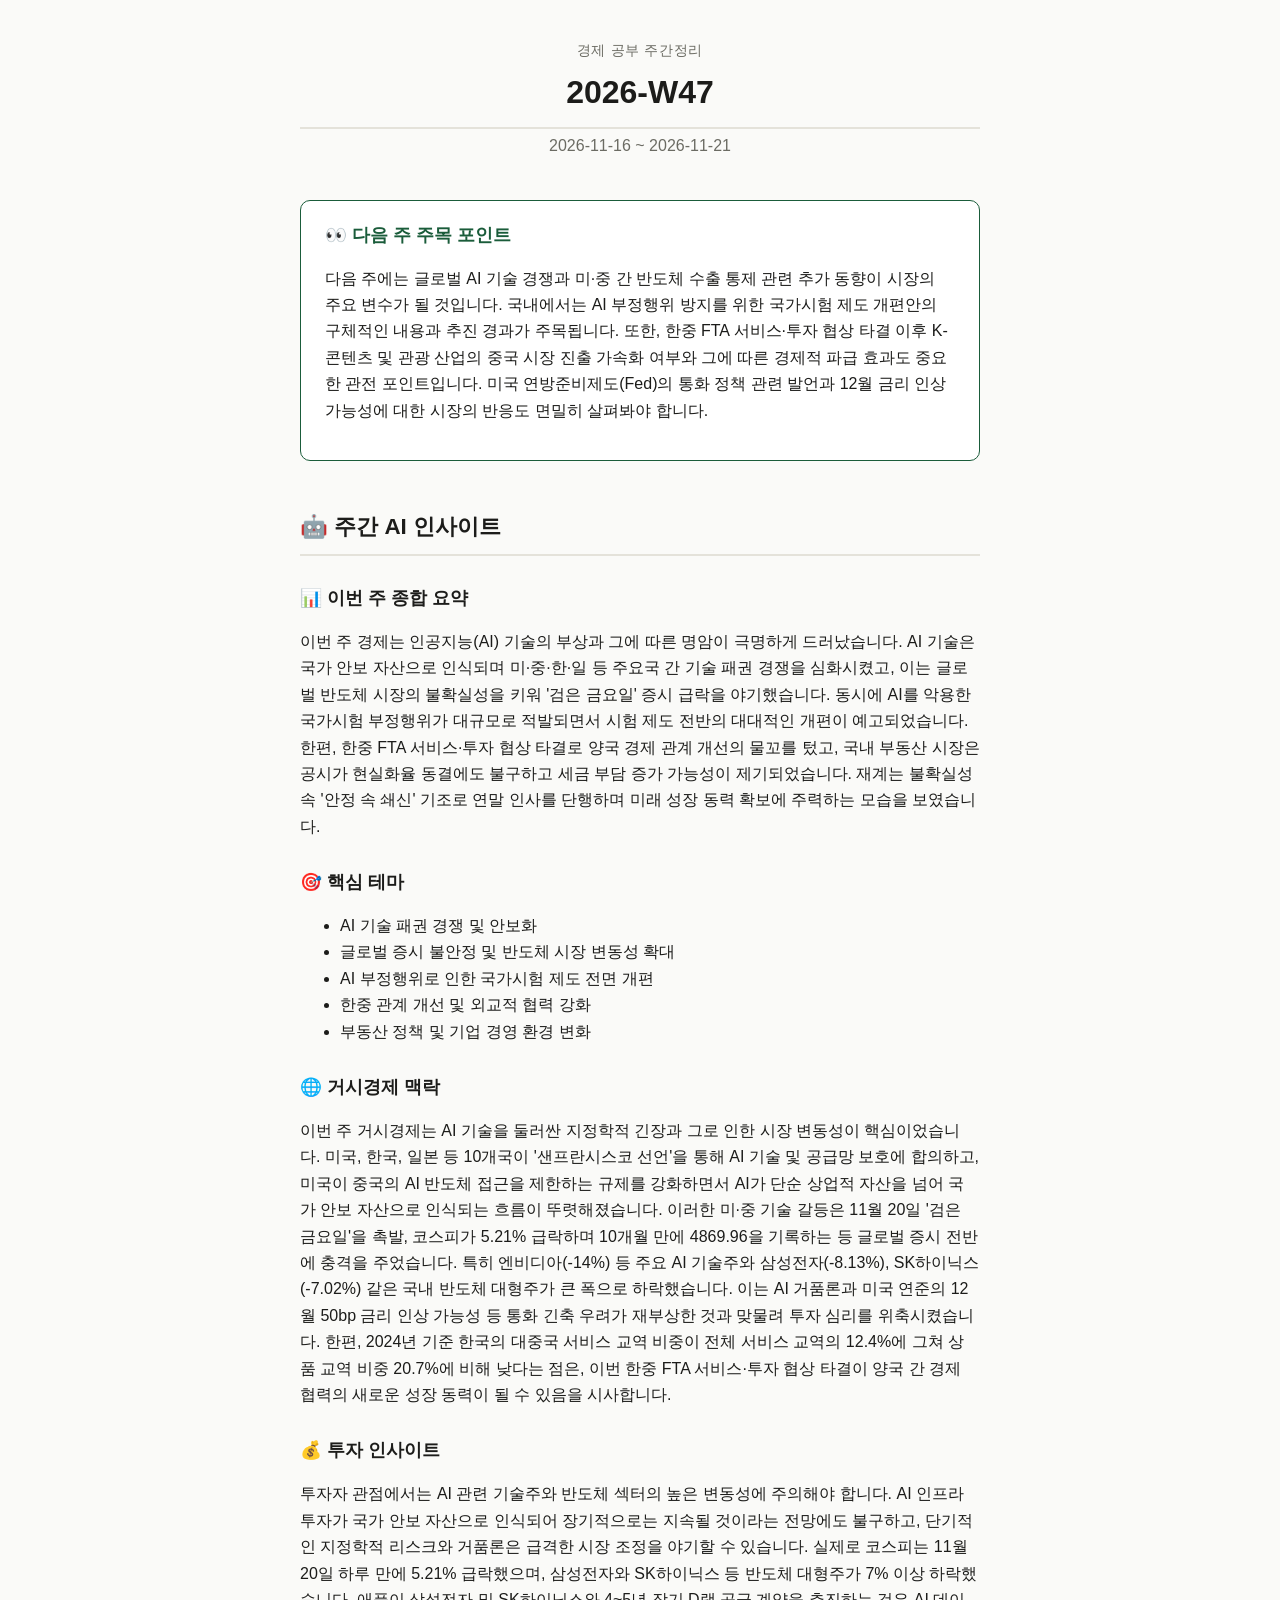
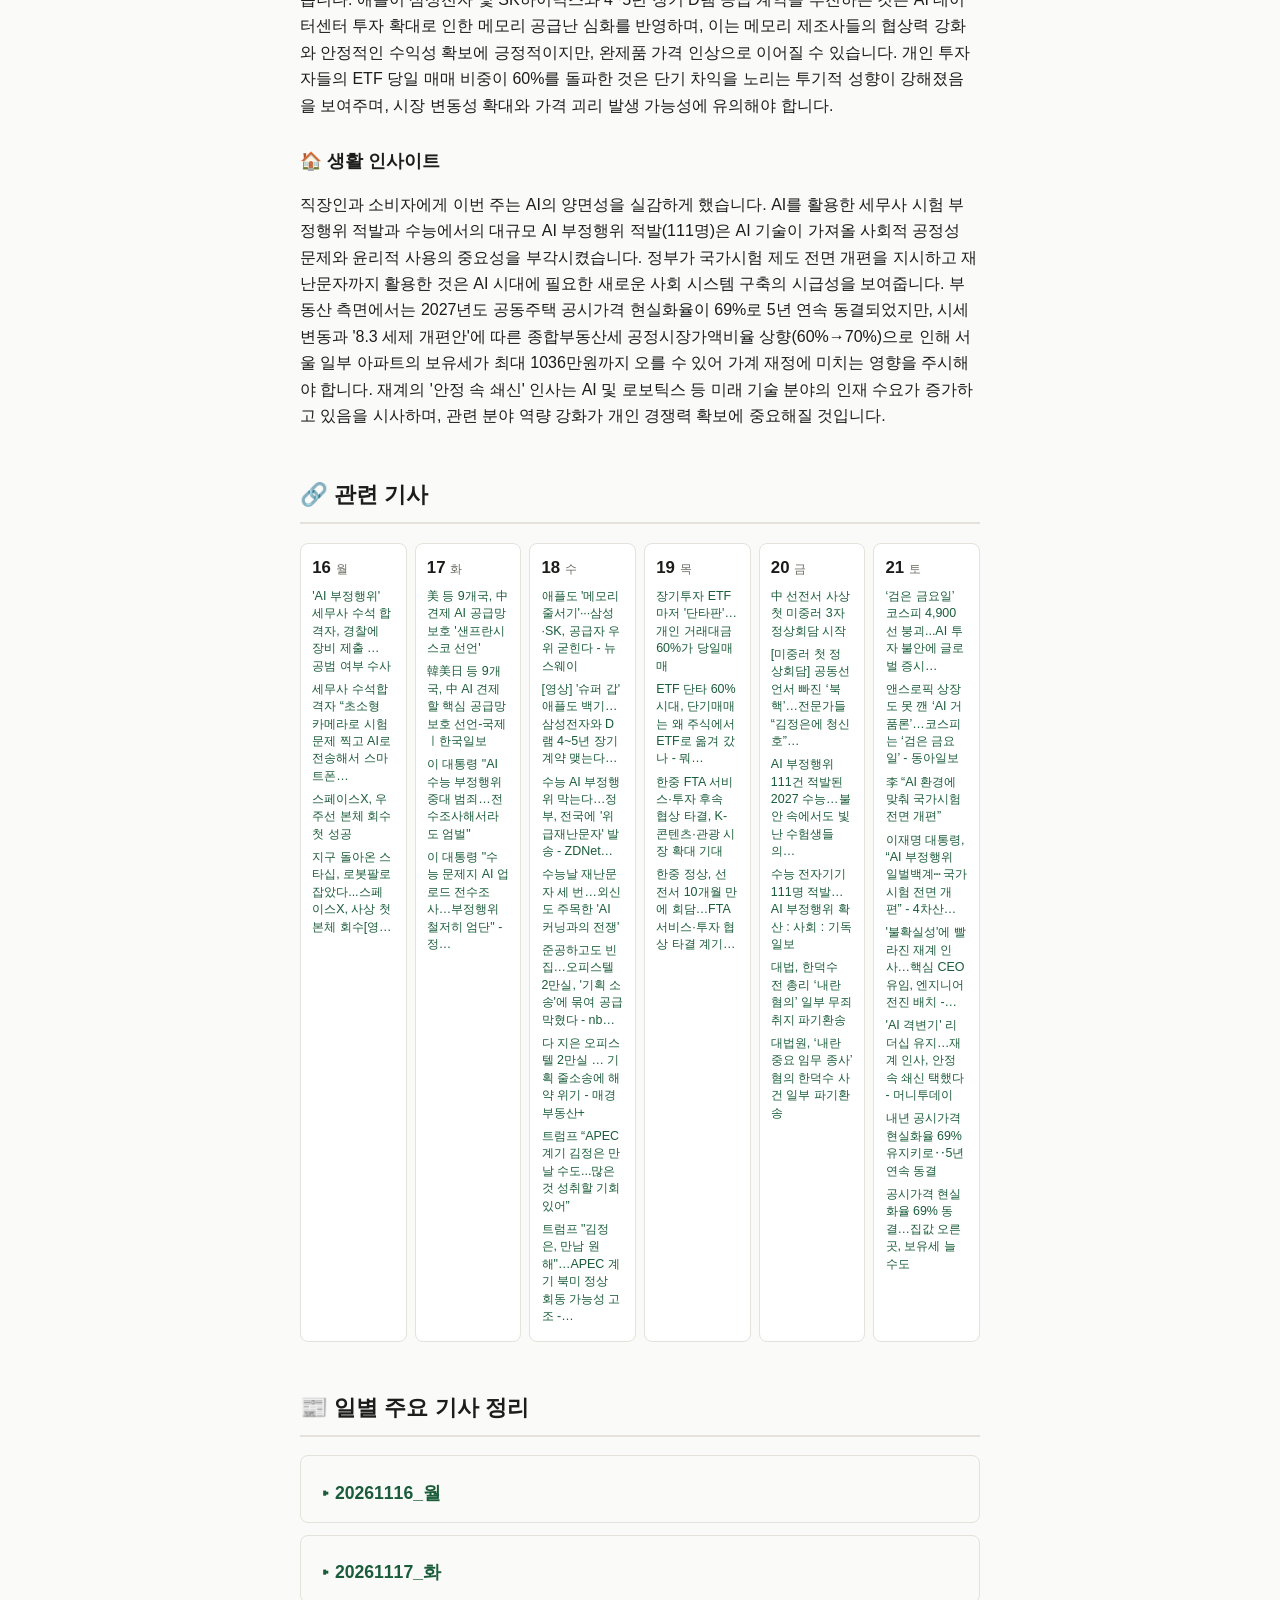
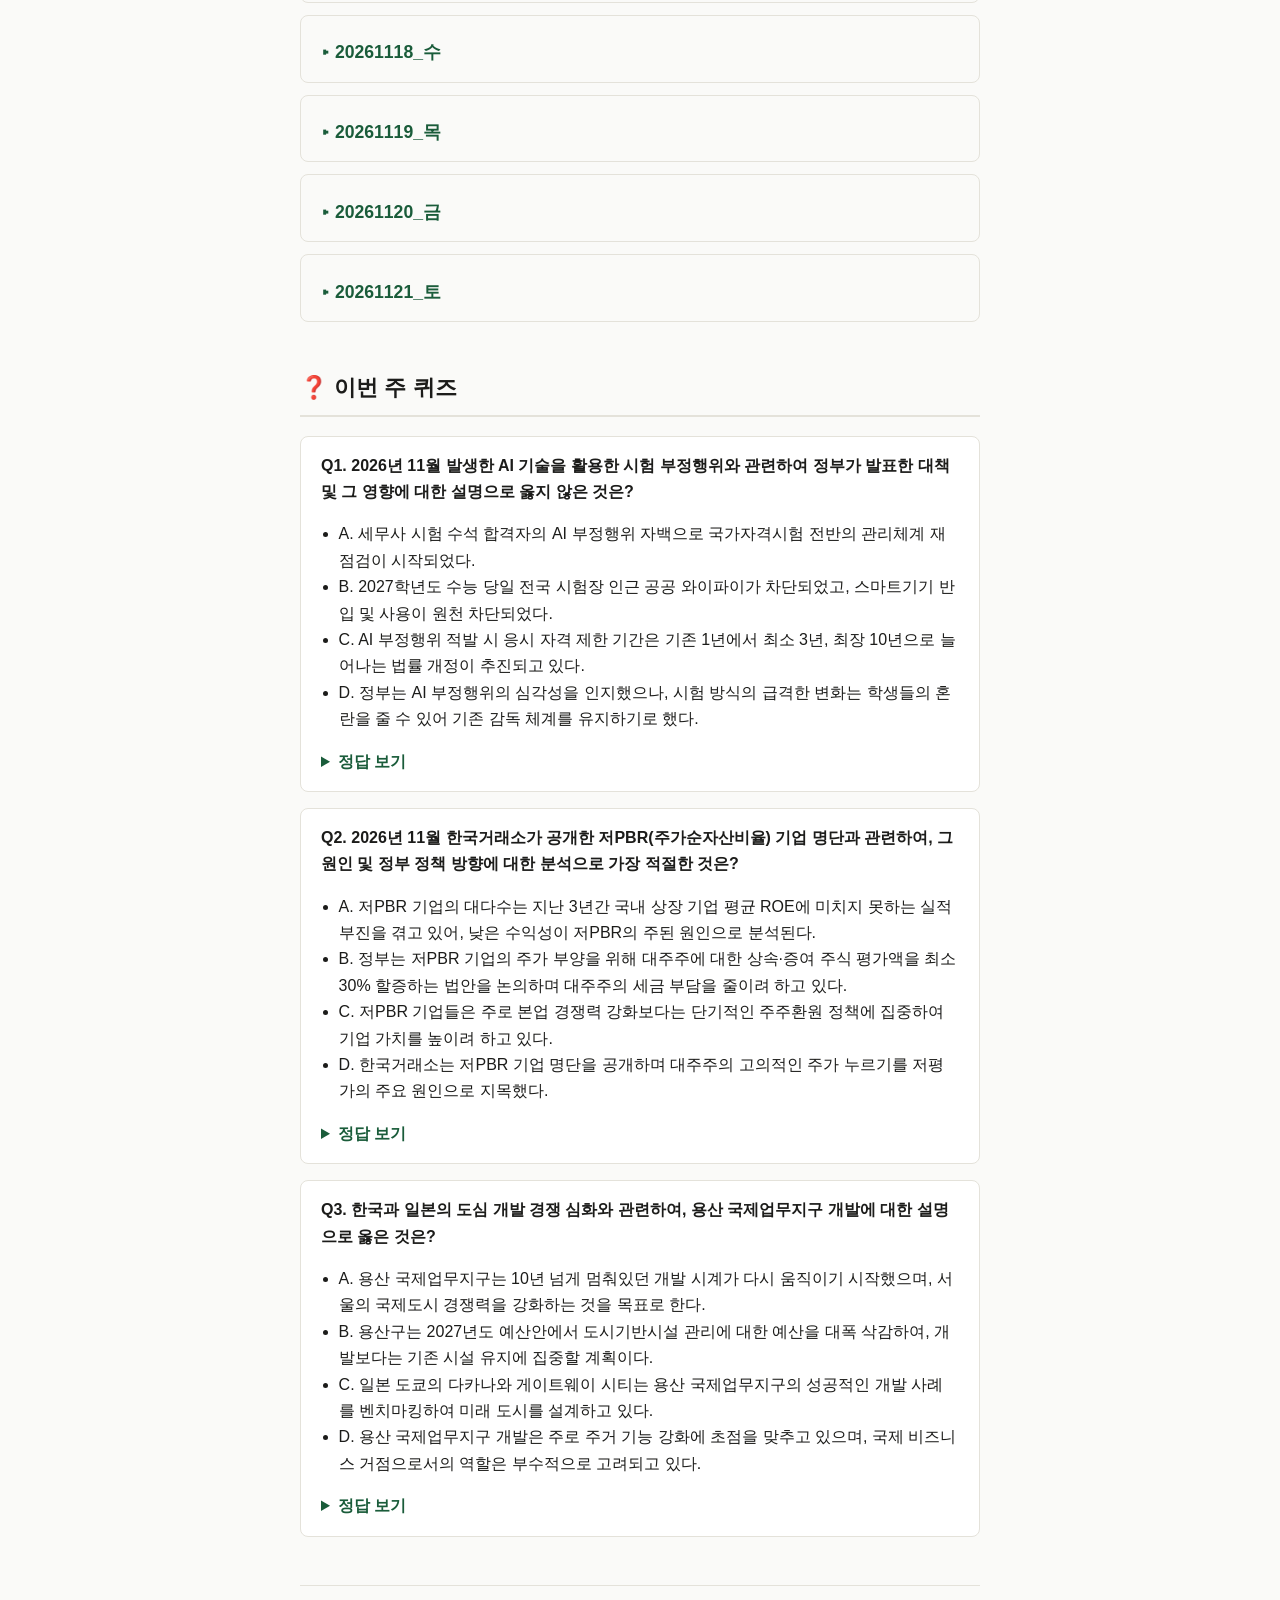
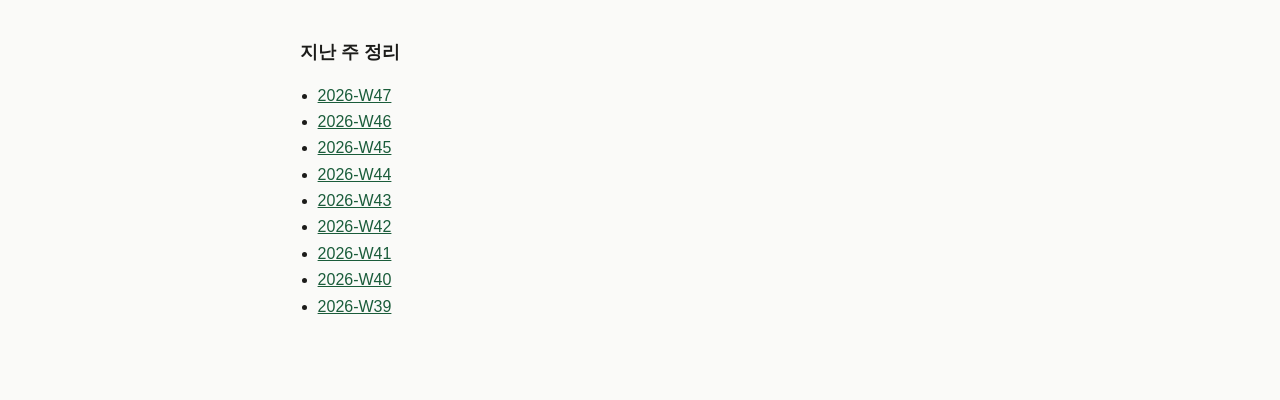
<file: docs/index.html>
<!doctype html>
<html lang="ko">
<head>
<meta charset="utf-8">
<meta name="viewport" content="width=device-width, initial-scale=1">
<title>2026-W47 경제 공부 주간정리</title>
<link rel="stylesheet" href="style.css">
</head>
<body>
  <header>
    <p class="site-name">경제 공부 주간정리</p>
    <h1>2026-W47</h1>
    <p class="period">2026-11-16 ~ 2026-11-21</p>
  </header>

  <section class="next-watch">
    <h2>👀 다음 주 주목 포인트</h2>
    <p>다음 주에는 글로벌 AI 기술 경쟁과 미·중 간 반도체 수출 통제 관련 추가 동향이 시장의 주요 변수가 될 것입니다. 국내에서는 AI 부정행위 방지를 위한 국가시험 제도 개편안의 구체적인 내용과 추진 경과가 주목됩니다. 또한, 한중 FTA 서비스·투자 협상 타결 이후 K-콘텐츠 및 관광 산업의 중국 시장 진출 가속화 여부와 그에 따른 경제적 파급 효과도 중요한 관전 포인트입니다. 미국 연방준비제도(Fed)의 통화 정책 관련 발언과 12월 금리 인상 가능성에 대한 시장의 반응도 면밀히 살펴봐야 합니다.</p>
  </section>

  <section class="insights">
    <h1>🤖 주간 AI 인사이트</h1>
    <h2>📊 이번 주 종합 요약</h2>
    <p>이번 주 경제는 인공지능(AI) 기술의 부상과 그에 따른 명암이 극명하게 드러났습니다. AI 기술은 국가 안보 자산으로 인식되며 미·중·한·일 등 주요국 간 기술 패권 경쟁을 심화시켰고, 이는 글로벌 반도체 시장의 불확실성을 키워 '검은 금요일' 증시 급락을 야기했습니다. 동시에 AI를 악용한 국가시험 부정행위가 대규모로 적발되면서 시험 제도 전반의 대대적인 개편이 예고되었습니다. 한편, 한중 FTA 서비스·투자 협상 타결로 양국 경제 관계 개선의 물꼬를 텄고, 국내 부동산 시장은 공시가 현실화율 동결에도 불구하고 세금 부담 증가 가능성이 제기되었습니다. 재계는 불확실성 속 '안정 속 쇄신' 기조로 연말 인사를 단행하며 미래 성장 동력 확보에 주력하는 모습을 보였습니다.</p>
    <h2>🎯 핵심 테마</h2>
    <ul><li>AI 기술 패권 경쟁 및 안보화</li><li>글로벌 증시 불안정 및 반도체 시장 변동성 확대</li><li>AI 부정행위로 인한 국가시험 제도 전면 개편</li><li>한중 관계 개선 및 외교적 협력 강화</li><li>부동산 정책 및 기업 경영 환경 변화</li></ul>
    <h2>🌐 거시경제 맥락</h2>
    <p>이번 주 거시경제는 AI 기술을 둘러싼 지정학적 긴장과 그로 인한 시장 변동성이 핵심이었습니다. 미국, 한국, 일본 등 10개국이 '샌프란시스코 선언'을 통해 AI 기술 및 공급망 보호에 합의하고, 미국이 중국의 AI 반도체 접근을 제한하는 규제를 강화하면서 AI가 단순 상업적 자산을 넘어 국가 안보 자산으로 인식되는 흐름이 뚜렷해졌습니다. 이러한 미·중 기술 갈등은 11월 20일 '검은 금요일'을 촉발, 코스피가 5.21% 급락하며 10개월 만에 4869.96을 기록하는 등 글로벌 증시 전반에 충격을 주었습니다. 특히 엔비디아(-14%) 등 주요 AI 기술주와 삼성전자(-8.13%), SK하이닉스(-7.02%) 같은 국내 반도체 대형주가 큰 폭으로 하락했습니다. 이는 AI 거품론과 미국 연준의 12월 50bp 금리 인상 가능성 등 통화 긴축 우려가 재부상한 것과 맞물려 투자 심리를 위축시켰습니다. 한편, 2024년 기준 한국의 대중국 서비스 교역 비중이 전체 서비스 교역의 12.4%에 그쳐 상품 교역 비중 20.7%에 비해 낮다는 점은, 이번 한중 FTA 서비스·투자 협상 타결이 양국 간 경제 협력의 새로운 성장 동력이 될 수 있음을 시사합니다.</p>
    <h2>💰 투자 인사이트</h2>
    <p>투자자 관점에서는 AI 관련 기술주와 반도체 섹터의 높은 변동성에 주의해야 합니다. AI 인프라 투자가 국가 안보 자산으로 인식되어 장기적으로는 지속될 것이라는 전망에도 불구하고, 단기적인 지정학적 리스크와 거품론은 급격한 시장 조정을 야기할 수 있습니다. 실제로 코스피는 11월 20일 하루 만에 5.21% 급락했으며, 삼성전자와 SK하이닉스 등 반도체 대형주가 7% 이상 하락했습니다. 애플이 삼성전자 및 SK하이닉스와 4~5년 장기 D램 공급 계약을 추진하는 것은 AI 데이터센터 투자 확대로 인한 메모리 공급난 심화를 반영하며, 이는 메모리 제조사들의 협상력 강화와 안정적인 수익성 확보에 긍정적이지만, 완제품 가격 인상으로 이어질 수 있습니다. 개인 투자자들의 ETF 당일 매매 비중이 60%를 돌파한 것은 단기 차익을 노리는 투기적 성향이 강해졌음을 보여주며, 시장 변동성 확대와 가격 괴리 발생 가능성에 유의해야 합니다.</p>
    <h2>🏠 생활 인사이트</h2>
    <p>직장인과 소비자에게 이번 주는 AI의 양면성을 실감하게 했습니다. AI를 활용한 세무사 시험 부정행위 적발과 수능에서의 대규모 AI 부정행위 적발(111명)은 AI 기술이 가져올 사회적 공정성 문제와 윤리적 사용의 중요성을 부각시켰습니다. 정부가 국가시험 제도 전면 개편을 지시하고 재난문자까지 활용한 것은 AI 시대에 필요한 새로운 사회 시스템 구축의 시급성을 보여줍니다. 부동산 측면에서는 2027년도 공동주택 공시가격 현실화율이 69%로 5년 연속 동결되었지만, 시세 변동과 '8.3 세제 개편안'에 따른 종합부동산세 공정시장가액비율 상향(60%→70%)으로 인해 서울 일부 아파트의 보유세가 최대 1036만원까지 오를 수 있어 가계 재정에 미치는 영향을 주시해야 합니다. 재계의 '안정 속 쇄신' 인사는 AI 및 로보틱스 등 미래 기술 분야의 인재 수요가 증가하고 있음을 시사하며, 관련 분야 역량 강화가 개인 경쟁력 확보에 중요해질 것입니다.</p>
  </section>

  
      <section class="link-calendar-section">
        <h1>🔗 관련 기사</h1>
        <div class="link-calendar">
          <div class="link-day">
            <div class="link-day-head">16<span>월</span></div>
            <ul class="link-list"><li><a href="https://www.newdaily.co.kr/site/data/html/2026/11/16/2026111650155.html" target="_blank" rel="noopener noreferrer">'AI 부정행위' 세무사 수석 합격자, 경찰에 장비 제출 … 공범 여부 수사</a></li><li><a href="https://www.kwnews.co.kr/article/20261115500351" target="_blank" rel="noopener noreferrer">세무사 수석합격자 “초소형 카메라로 시험 문제 찍고 AI로 전송해서 스마트폰…</a></li><li><a href="https://www.chosun.com/economy/science/2026/11/16/NF3WQY6AD5E4HLKR6SLUUCJG24/" target="_blank" rel="noopener noreferrer">스페이스X, 우주선 본체 회수 첫 성공</a></li><li><a href="https://www.mt.co.kr/world/2026/11/15/2026111511034751069" target="_blank" rel="noopener noreferrer">지구 돌아온 스타십, 로봇팔로 잡았다...스페이스X, 사상 첫 본체 회수[영…</a></li></ul>
          </div>
          <div class="link-day">
            <div class="link-day-head">17<span>화</span></div>
            <ul class="link-list"><li><a href="https://aimatters.co.kr/news-report/60928/" target="_blank" rel="noopener noreferrer">美 등 9개국, 中 견제 AI 공급망 보호 '샌프란시스코 선언'</a></li><li><a href="https://www.hankookilbo.com/news/article/A2026111610050000587" target="_blank" rel="noopener noreferrer">韓美日 등 9개국, 中 AI 견제할 핵심 공급망 보호 선언-국제ㅣ한국일보</a></li><li><a href="http://www.bubb.co.kr/news/articleView.html?idxno=6182" target="_blank" rel="noopener noreferrer">이 대통령 "AI 수능 부정행위 중대 범죄…전수조사해서라도 엄벌"</a></li><li><a href="https://www.korea.kr/news/policyNewsView.do?newsId=148975944" target="_blank" rel="noopener noreferrer">이 대통령 "수능 문제지 AI 업로드 전수조사…부정행위 철저히 엄단" - 정…</a></li></ul>
          </div>
          <div class="link-day">
            <div class="link-day-head">18<span>수</span></div>
            <ul class="link-list"><li><a href="https://www.newsway.co.kr/news/view?ud=2026111810150128626" target="_blank" rel="noopener noreferrer">애플도 '메모리 줄서기'···삼성·SK, 공급자 우위 굳힌다 - 뉴스웨이</a></li><li><a href="https://www.nbnbiz.co.kr/news/articleView.html?idxno=47218" target="_blank" rel="noopener noreferrer">[영상] '슈퍼 갑' 애플도 백기…삼성전자와 D램 4~5년 장기계약 맺는다…</a></li><li><a href="https://zdnet.co.kr/view/?no=20261118110856" target="_blank" rel="noopener noreferrer">수능 AI 부정행위 막는다…정부, 전국에 '위급재난문자' 발송 - ZDNet…</a></li><li><a href="https://marketin.edaily.co.kr/News/Read?newsId=04664166645647360" target="_blank" rel="noopener noreferrer">수능날 재난문자 세 번…외신도 주목한 'AI 커닝과의 전쟁'</a></li><li><a href="https://www.nbnbiz.co.kr/news/articleView.html?idxno=47215" target="_blank" rel="noopener noreferrer">준공하고도 빈집…오피스텔 2만실, '기획 소송'에 묶여 공급 막혔다 - nb…</a></li><li><a href="https://re.mk.co.kr/news/news_detail.php?no=12211504&amp;cate=100606" target="_blank" rel="noopener noreferrer">다 지은 오피스텔 2만실 … 기획 줄소송에 해약 위기 - 매경부동산+</a></li><li><a href="https://www.spnews.co.kr/news/articleView.html?idxno=112675" target="_blank" rel="noopener noreferrer">트럼프 “APEC 계기 김정은 만날 수도...많은 것 성취할 기회 있어”</a></li><li><a href="https://www.mt.co.kr/world/2026/11/17/2026111720363674847" target="_blank" rel="noopener noreferrer">트럼프 "김정은, 만남 원해"…APEC 계기 북미 정상 회동 가능성 고조 -…</a></li></ul>
          </div>
          <div class="link-day">
            <div class="link-day-head">19<span>목</span></div>
            <ul class="link-list"><li><a href="https://www.thepublic.kr/news/articleView.html?idxno=327534" target="_blank" rel="noopener noreferrer">장기투자 ETF마저 '단타판'…개인 거래대금 60%가 당일매매</a></li><li><a href="https://mwoissue.com/etf-day-trading-causes/" target="_blank" rel="noopener noreferrer">ETF 단타 60% 시대, 단기매매는 왜 주식에서 ETF로 옮겨 갔나 - 뭐…</a></li><li><a href="https://joongangjournal.com/article/2361" target="_blank" rel="noopener noreferrer">한중 FTA 서비스·투자 후속 협상 타결, K-콘텐츠·관광 시장 확대 기대</a></li><li><a href="https://www.dcnews.kr/news/articleView.html?idxno=3224" target="_blank" rel="noopener noreferrer">한중 정상, 선전서 10개월 만에 회담…FTA 서비스·투자 협상 타결 계기…</a></li></ul>
          </div>
          <div class="link-day">
            <div class="link-day-head">20<span>금</span></div>
            <ul class="link-list"><li><a href="https://www.yonhapnewstv.co.kr/news/AKR20261119172955A1q" target="_blank" rel="noopener noreferrer">中 선전서 사상 첫 미중러 3자 정상회담 시작</a></li><li><a href="https://www.rfa.org/korean/in-focus/2026/11/20/us-china-russia-summit-north-korea-nuclear/" target="_blank" rel="noopener noreferrer">[미중러 첫 정상회담] 공동선언서 빠진 ‘북핵’…전문가들 “김정은에 청신호”…</a></li><li><a href="https://www.snakorea.com/news/articleView.html?idxno=1065963" target="_blank" rel="noopener noreferrer">AI 부정행위 111건 적발된 2027 수능…불안 속에서도 빛난 수험생들의…</a></li><li><a href="https://www.christiandaily.co.kr/news/167777" target="_blank" rel="noopener noreferrer">수능 전자기기 111명 적발…AI 부정행위 확산 : 사회 : 기독일보</a></li><li><a href="https://www.lawtimes.co.kr/news/articleView.html?idxno=229754" target="_blank" rel="noopener noreferrer">대법, 한덕수 전 총리 ‘내란 혐의’ 일부 무죄 취지 파기환송</a></li><li><a href="https://www.hani.co.kr/arti/society/society_general/1288170.html" target="_blank" rel="noopener noreferrer">대법원, ‘내란 중요 임무 종사’ 혐의 한덕수 사건 일부 파기환송</a></li></ul>
          </div>
          <div class="link-day">
            <div class="link-day-head">21<span>토</span></div>
            <ul class="link-list"><li><a href="https://www.m-economynews.com/news/article.html?no=73395" target="_blank" rel="noopener noreferrer">‘검은 금요일’ 코스피 4,900선 붕괴...AI 투자 불안에 글로벌 증시…</a></li><li><a href="https://www.donga.com/news/amp/all/20261120/135060263/1" target="_blank" rel="noopener noreferrer">앤스로픽 상장도 못 깬 ‘AI 거품론’…코스피는 ‘검은 금요일’ - 동아일보</a></li><li><a href="https://www.chosun.com/national/education/2026/11/21/BCZIEPS7LJBPBPOLXDN27CGCH4/" target="_blank" rel="noopener noreferrer">李 “AI 환경에 맞춰 국가시험 전면 개편”</a></li><li><a href="http://m.4ihjnews.com/view.php?idx=43807" target="_blank" rel="noopener noreferrer">이재명 대통령,  “AI 부정행위 일벌백계⋯ 국가시험 전면 개편” - 4차산…</a></li><li><a href="https://www.news1.kr/industry/general-industry/6361699" target="_blank" rel="noopener noreferrer">'불확실성'에 빨라진 재계 인사…핵심 CEO 유임, 엔지니어 전진 배치 -…</a></li><li><a href="https://www.mt.co.kr/industry/2026/11/21/2026112015040597243" target="_blank" rel="noopener noreferrer">'AI 격변기' 리더십 유지…재계 인사, 안정 속 쇄신 택했다 - 머니투데이</a></li><li><a href="https://imnews.imbc.com/news/2026/econo/article/6867338_36932.html" target="_blank" rel="noopener noreferrer">내년 공시가격 현실화율 69% 유지키로‥5년 연속 동결</a></li><li><a href="https://www.hankyung.com/article/2026112008757" target="_blank" rel="noopener noreferrer">공시가격 현실화율 69% 동결…집값 오른 곳, 보유세 늘 수도</a></li></ul>
          </div></div>
      </section>

  <section class="daily">
    <h1>📰 일별 주요 기사 정리</h1>
    
      <details class="day">
        <summary>20261116_월</summary>
        
        <article class="story">
          <h3>▶ 한일 도심 개발 경쟁 심화 <span class="story-type"></span></h3>
          <p><strong>무슨 일</strong> 한국과 일본이 각각 용산과 도쿄 다카나와 게이트웨이 시티를 중심으로 미래 도시 개발을 추진하며 경쟁이 심화되고 있습니다. 특히 용산 국제업무지구는 10년 넘게 멈춰있던 개발 시계가 다시 움직이기 시작했습니다.</p>
          <p><strong>배경/논의 내용</strong> 일본 도쿄의 다카나와 게이트웨이 시티는 공공 공간을 중심으로 하루 10만 명 이상이 모이는 도시로 성장하고 있으며, 그 설계자가 용산 개발에 조언을 건네는 등 양국 간 도시 개발 노하우 교류와 경쟁이 활발합니다.</p>
          <p><strong>효과/시사점</strong> 서울 용산구는 2027년도 예산안 7534억 원 중 도시기반시설 관리에 1141억 원을 편성하며 개발에 집중하고 있습니다. 이는 용산 국제업무지구 개발을 통해 서울의 국제도시 경쟁력을 강화하고, 도쿄와 같은 글로벌 비즈니스 거점으로 발돋움하려는 의지를 보여줍니다.</p>
        </article>
        <article class="story">
          <h3>▶ 세무사 AI 부정행위 적발 <span class="story-type"></span></h3>
          <p><strong>무슨 일</strong> 2026년 세무사 시험 수석 합격자가 초소형 카메라와 인공지능(AI)을 이용해 부정행위를 저지른 사실을 자백하며 파문이 일었습니다. 이 응시자는 공인회계사(CPA) 시험에서도 같은 수법을 사용했다고 밝혔습니다.</p>
          <p><strong>배경/논의 내용</strong> AI 기술의 발전과 함께 시험 부정행위 수법이 교묘해지면서, 기존 시험 감독 체계의 허점이 드러났습니다. 한국산업인력공단은 11월 16일 해당 응시자를 업무방해 및 위계에 의한 공무집행방해 혐의로 서울경찰청에 고소했습니다.</p>
          <p><strong>효과/시사점</strong> 정부는 국가자격시험 전반의 관리체계 재점검에 착수했으며, 재정경제부는 11월 16일 세무사자격심의위원회를 열어 해당 합격자의 합격증 효력을 정지하는 방안을 논의했습니다. 또한, 대학수학능력시험(수능) 등 다른 국가시험의 공정성에 대한 불신이 확산되며 시험 방식의 근본적인 변화 필요성이 제기되고 있습니다.</p>
        </article>
        <article class="story">
          <h3>▶ 스페이스X, 우주선 본체 회수 성공 <span class="story-type"></span></h3>
          <p><strong>무슨 일</strong> 일론 머스크의 스페이스X가 11월 14일(현지시간) 초대형 우주선 스타십의 상단 선체를 발사대의 기계식 로봇 팔(메카질라)로 공중에서 포획하는 데 사상 처음으로 성공했습니다.</p>
          <p><strong>배경/논의 내용</strong> 스타십은 텍사스주 스타베이스에서 발사된 후 약 22시간 32분 동안 지구를 14바퀴 돌며 26기의 스타링크 V3 위성을 배치하는 임무를 수행했습니다. 이는 우주선과 로켓 모두를 비행기처럼 반복해서 사용하는 '완전 재사용 로켓' 시대를 열기 위한 핵심 기술적 진전입니다.</p>
          <p><strong>효과/시사점</strong> 이번 성공으로 우주 발사 비용을 획기적으로 낮출 수 있는 기술적 토대가 마련되었다는 평가를 받으며, 우주 탐사 및 상업 우주 산업에 큰 영향을 미칠 것으로 기대됩니다. 다만, 1단 추진체인 슈퍼헤비 부스터는 연료 부족으로 멕시코만에 떨어져 폭발하며 1·2단 동시 회수에는 실패했습니다.</p>
        </article>
        <article class="story">
          <h3>▶ 총선 앞둔 서울 부동산 표심 변화 <span class="story-type"></span></h3>
          <p><strong>무슨 일</strong> 2024년 총선과 2026년 지방선거를 거치면서 서울 425개 동 중 90개 동(22%)에서 1위 정당이 더불어민주당에서 국민의힘으로 바뀌는 등 부동산 민심이 정치권 표심에 큰 영향을 미치고 있습니다.</p>
          <p><strong>배경/논의 내용</strong> 이러한 표심 역전 현상은 종합부동산세와 장기보유특별공제 완화 등 부동산 정책에 대한 유권자들의 민감한 반응과 관련이 깊습니다. 특히 공시가격 12억~14억 원 구간의 주택 61%가 민주당 의원 지역구에 몰려 있어, 부동산 정책이 차기 총선의 주요 변수가 될 전망입니다.</p>
          <p><strong>효과/시사점</strong> 민주당 의원들 사이에서는 차기 총선에 대한 불안감이 커지고 있으며, 당내에서 종합부동산세 공제 기준을 실거주 여부와 관계없이 14억 원으로 통일해야 한다는 주장이 나오는 등 부동산 민심을 잡기 위한 정책 논의가 활발해질 것으로 보입니다. 서울 동작구 노량진동의 일부 아파트 단지에서는 직전 거래 대비 5억 4천만 원 상승하는 등 부동산 시장의 변화가 감지됩니다.</p>
        </article>
        
      </details>
      <details class="day">
        <summary>20261117_화</summary>
        
        <article class="story">
          <h3>▶ 미국·한일, AI 대중 견제 연대 강화 <span class="story-type"></span></h3>
          <p><strong>무슨 일</strong> 미국과 한국, 일본 등 10개국이 2026년 11월 15일 샌프란시스코에서 'AI 대중 견제'를 위한 '샌프란시스코 선언'에 서명하며, 첨단 AI 기술 및 기반시설 보호와 공급망 다변화에 합의했습니다.</p>
          <p><strong>배경/논의 내용</strong> 젠슨 황 전 엔비디아 CEO 관련 의혹이 확대되고, 미국 정부가 중국의 AI 시장 영향력 확대를 차단하기 위해 2026년 11월 16일 중국 기업의 해외 데이터센터를 통한 첨단 AI 반도체 원격 접근을 제한하는 규제를 발표하는 등 대중국 견제 수위를 높였기 때문입니다.</p>
          <p><strong>효과/시사점</strong> 미국 AI 기업 엔트로픽의 나스닥 상장 과정에서 중국 본토 및 홍콩 기관투자자들의 참여가 제한되는 등 민간 영역에서도 중국 자본 배제 움직임이 확산되고 있습니다. 또한, 칩·희토류 등 중국 의존도를 낮추고 민감 기술의 중국 유출을 막기 위한 공급망 재편이 가속화될 것으로 예상됩니다.</p>
        </article>
        <article class="story">
          <h3>▶ 정부, 수능 연기 불가 및 AI 부정행위 대책 발표 <span class="story-type"></span></h3>
          <p><strong>무슨 일</strong> 2026년 11월 17일, 정부는 2027학년도 대학수학능력시험의 연기는 어렵다고 선언하고, AI를 활용한 부정행위를 막기 위한 강력한 대책을 발표했습니다. 이재명 대통령은 같은 날 화상 회의에서 AI 부정행위를 '중대 범죄'로 규정하고 엄벌을 지시했습니다.</p>
          <p><strong>배경/논의 내용</strong> 최근 AI 안경, 초소형 카메라 등을 이용한 시험 부정행위가 확인되면서 2027학년도 수능의 공정성에 대한 우려가 커졌기 때문입니다. 이에 교육부는 11월 17일 추가 대책을 발표하며 부정행위 방지에 총력을 기울이겠다고 밝혔습니다.</p>
          <p><strong>효과/시사점</strong> 11월 19일 수능 당일, 전국 시험장 내부와 인근 공공 와이파이가 차단되며, 스마트기기 반입 및 사용이 원천 차단됩니다. 또한, 부정행위 적발 시 응시 자격 제한 기간을 현행 1년에서 최소 3년, 최장 10년으로 늘리는 법률 개정이 추진되고, 신고자에게는 최대 1억 원의 포상금이 지급될 예정입니다.</p>
        </article>
        <article class="story">
          <h3>▶ 저PBR 기업 90%, 실적 부진이 원인 <span class="story-type"></span></h3>
          <p><strong>무슨 일</strong> 2026년 11월 16일 매일경제 분석 결과, 한국거래소가 공표한 저PBR(주가순자산비율) 기업 151곳 중 90.1%에 해당하는 136곳이 지난 3년간 국내 상장 기업 평균 자기자본이익률(ROE) 8%에 미치지 못하는 실적 부진을 겪고 있는 것으로 나타났습니다. 이는 대주주의 고의적인 주가 누르기보다는 낮은 수익성이 저PBR의 주된 원인임을 시사합니다.</p>
          <p><strong>배경/논의 내용</strong> 한국거래소가 2026년 11월 2일 저PBR 기업 151곳의 명단을 처음 공개한 이후, 정부·여당이 저PBR 기업 대주주에 대한 상속·증여 주식 평가액을 최소 30% 할증하는 법안을 논의하는 등 저평가 해소를 위한 압박이 커지고 있기 때문입니다.</p>
          <p><strong>효과/시사점</strong> 저PBR 기업들은 기업가치 제고를 위해 본업 경쟁력 강화 및 주주환원 확대에 초점을 맞춰야 할 과제를 안게 되었습니다. 또한, 상속·증여세법 개정안에 따라 장기간 저PBR 상태에 머문 기업의 주식 평가액이 할증될 가능성이 있어, 대주주들의 세금 부담이 증가할 수 있습니다.</p>
        </article>
        <div class="terms"><h4>📖 용어 정리</h4><ul><li><strong>PBR (주가순자산비율)</strong> — 기업의 주가를 주당순자산으로 나눈 값으로, 기업의 시장가치가 장부상 순자산에 비해 어느 수준에서 평가받는지를 보여주는 지표입니다. 통상 PBR이 1배 미만이면 시장에서 평가하는 기업가치가 장부상 순자산가치보다 낮다는 의미입니다.</li><li><strong>ROE (자기자본이익률)</strong> — 기업이 자기자본을 활용하여 얼마만큼의 이익을 창출했는지를 나타내는 지표입니다.</li></ul></div>
      </details>
      <details class="day">
        <summary>20261118_수</summary>
        
        <article class="story">
          <h3>▶ 애플, 삼성 D램 장기계약 추진 <span class="story-type"></span></h3>
          <p><strong>무슨 일</strong> 애플이 삼성전자 및 SK하이닉스와 2027년 상반기부터 4~5년간 D램을 공급받는 장기계약(LTA)을 추진하고 있다. 이는 애플의 기존 단기 계약 중심의 부품 조달 방식에서 벗어난 이례적인 행보다.</p>
          <p><strong>배경/논의 내용</strong> 인공지능(AI) 데이터센터 투자 확대로 인한 전 세계적인 메모리 반도체 공급난 심화 때문이다. 특히 고수익성 HBM(고대역폭메모리) 생산에 집중하면서 스마트폰 및 PC용 D램 공급 여력이 줄어들었다.</p>
          <p><strong>효과/시사점</strong> 삼성전자와 SK하이닉스 등 메모리 제조사들은 중장기적인 수익성 방어 및 경쟁 불확실성 해소에 도움을 받을 것으로 전망된다. 계약에는 최소 공급 물량 보장 조항이 포함되지만, 가격은 시장 상황에 따라 결정될 예정으로 공급업체에 유리한 조건이다. 일각에서는 완제품 가격 인상으로 이어져 소비자 구매 심리를 위축시킬 수 있다는 우려도 제기된다.</p>
        </article>
        <article class="story">
          <h3>▶ 수능 AI 부정행위 재난문자 발송 <span class="story-type"></span></h3>
          <p><strong>무슨 일</strong> 정부와 여당은 2027학년도 대학수학능력시험(수능)을 하루 앞둔 2026년 11월 18일, AI 부정행위 방지를 위한 긴급 대책을 발표했다. 이 대책의 일환으로 수능 당일인 11월 19일 전국에 위급재난문자를 발송하여 숨겨진 스마트기기를 적발할 계획이다.</p>
          <p><strong>배경/논의 내용</strong> 최근 세무사 시험 등에서 초소형 카메라와 AI를 활용한 부정행위가 문제가 되면서 국가 시험의 공정성에 대한 국민적 우려가 커졌기 때문이다. 이에 정부는 수능에서 AI를 이용한 부정행위를 원천 차단하고 공정성을 확보하기 위해 총력을 다하겠다고 밝혔다.</p>
          <p><strong>효과/시사점</strong> 부정행위 적발 시 응시 자격 제한 기간을 기존 1년에서 최대 10년으로 늘리는 법안이 올해 수능부터 바로 적용될 예정이다. 또한, 시험 중 재난문자가 울려 스마트기기가 적발될 경우 부정행위로 처리되며, 시험 종료 후에도 통신 사용 기록을 분석해 부정행위 여부를 사후 확인할 방침이다.</p>
        </article>
        <article class="story">
          <h3>▶ 오피스텔 2만실, 계약 해지 위기 <span class="story-type"></span></h3>
          <p><strong>무슨 일</strong> 전국적으로 약 2만2737실 규모의 오피스텔 등 비아파트 주택이 분양계약 해제 소송에 휘말리며 공급에 차질을 빚고 있다. 이는 분양 매출 기준 12조4000억원에 달하는 규모이며, 이미 분양을 마치고 상당수는 준공까지 끝난 물량이다.</p>
          <p><strong>배경/논의 내용</strong> 2025년 12월 대법원 판결 이후, 법원이 분양 광고의 경미한 표기 누락까지도 계약 해제 사유로 인정하면서 분양계약 해제 소송이 급증했기 때문이다. 일부 법무법인은 착수금 30만원에 분양계약 해지를 권유하며 소송을 부추기고 있다.</p>
          <p><strong>효과/시사점</strong> 오피스텔 등 비아파트 공급 위축으로 서민 주거 선택지가 줄어들 수 있다는 우려가 커지고 있다. 국토교통부는 '중대한 위반'에 한해 계약 해제를 허용하는 시행령 개정을 추진했으나, 연내 시행은 불투명하며 이미 소송에 휘말린 사업장은 구제받기 어려울 전망이다.</p>
        </article>
        <article class="story">
          <h3>▶ 트럼프, '김정은 만날수도' 언급 <span class="story-type"></span></h3>
          <p><strong>무슨 일</strong> 도널드 트럼프 미국 대통령이 2026년 11월 18일부터 19일까지 중국 선전에서 열리는 아시아태평양경제협력체(APEC) 정상회의 참석을 계기로 김정은 북한 국무위원장을 만날 수도 있다고 밝혔다.</p>
          <p><strong>배경/논의 내용</strong> 트럼프 대통령은 김 위원장과의 만남 가능성이 시진핑 중국 국가주석에게 달려 있다고 언급하며, 중국의 중재 역할을 시사했다. 이는 지난 3일 치러진 중간선거 참패 후 외교적 성과를 통해 국면 전환을 모색하려는 의도로 풀이된다.</p>
          <p><strong>효과/시사점</strong> 트럼프 대통령은 APEC 기간 중 시진핑 주석, 블라디미르 푸틴 러시아 대통령과의 사상 첫 미·중·러 3자 정상회담도 가질 예정이어서, 이 회담에서 북핵 문제가 논의될 가능성이 커졌다. 다만, 김 위원장의 방중 여부가 불투명하고, 미국 정부 고위 당국자는 북한과의 접촉 계획이 없다고 밝힌 바 있어 실제 회담 성사 여부는 미지수다.</p>
        </article>
        <div class="terms"><h4>📖 용어 정리</h4><ul><li><strong>LTA</strong> — Long-Term Agreement의 약자로, 장기 공급 계약을 의미한다. 반도체 산업에서 안정적인 물량 확보와 가격 변동성 관리를 위해 기업들이 체결하는 장기적인 거래 계약이다.</li><li><strong>수능</strong> — 대학수학능력시험의 줄임말로, 대한민국에서 대학교에 입학하기 위해 치르는 국가 단위의 시험이다.</li><li><strong>AI 부정행위</strong> — 인공지능(AI) 기술을 활용하여 시험 등에서 부당하게 이득을 얻는 행위를 말한다. 초소형 카메라, 스마트 안경 등을 통해 외부와 소통하거나 AI의 도움을 받는 방식이 주로 사용된다.</li><li><strong>재난문자</strong> — 재난 발생 시 국민들에게 신속하게 재난 상황을 알리고 대처 요령을 전달하기 위해 정부가 발송하는 긴급 문자 메시지이다. 수신 거부가 불가능하며, 휴대폰이 켜져 있으면 최대 음량으로 경보음이 울린다.</li></ul></div>
      </details>
      <details class="day">
        <summary>20261119_목</summary>
        
        <article class="story">
          <h3>▶ 개미 ETF 단타 60% 돌파 <span class="story-type"></span></h3>
          <p><strong>무슨 일</strong> 개인 투자자들의 상장지수펀드(ETF) 당일 매매 비중이 전체 거래대금의 60%를 넘어섰습니다. 이는 장기 투자를 목적으로 하는 ETF 시장에서 단기 차익을 노리는 투자가 급증하고 있음을 보여줍니다.</p>
          <p><strong>배경/논의 내용</strong> 개인 투자자들의 ETF 당일 매매 비중은 지난해 53.8%에서 올해 1~10월 60.7%로 급증했으며, 특히 10월에는 66.8%까지 치솟았습니다. 이는 레버리지 및 인버스 상품 투자 증가와 함께, 2026년부터 주식 거래세가 다시 인상되면서 세금 부담이 없는 ETF로 단기 매매 수요가 몰린 것이 주요 배경으로 분석됩니다.</p>
          <p><strong>효과/시사점</strong> 단기 매매 집중으로 인해 시장 변동성 확대와 ETF 시장가격과 순자산가치(NAV) 간의 괴리 현상 증가에 대한 우려가 커지고 있습니다. 전문가들은 잦은 매매에 따른 거래 비용과 가격 괴리, 투자 손실 가능성에 주의할 것을 당부하고 있습니다.</p>
        </article>
        <article class="story">
          <h3>▶ 국세청, 노조지원비 법인세 논란 <span class="story-type"></span></h3>
          <p><strong>무슨 일</strong> 국세청이 삼성 계열사(A사)가 특수고용직 노조에 지원한 사무실 임차료 및 홈페이지 구축비를 '접대비'로 분류하여 법인세를 추징하면서 논란이 발생했습니다.</p>
          <p><strong>배경/논의 내용</strong> 중앙노동위원회는 해당 특수고용직을 노동조합법상 근로자로 인정하고 회사에 사무실 제공을 조정했으나, 국세청은 이들을 근로기준법상 직원이 아니라고 판단하여 지원비를 접대비로 간주했습니다. 이는 노동법과 세법 간의 해석 차이로 인해 발생한 문제입니다. 특히 원청의 책임을 확대하는 '노란봉투법' 시행과 맞물려 특수고용직을 활용하는 기업들의 세무 및 노무 관리 불확실성이 증대될 것으로 전망됩니다.</p>
          <p><strong>효과/시사점</strong> 행정기관(중앙노동위원회와 국세청) 간의 엇갈린 해석은 기업들에게 큰 혼란을 야기하고 있으며, 특히 원청의 책임을 확대하는 '노란봉투법' 시행과 맞물려 특수고용직을 활용하는 기업들의 세무 및 노무 관리 불확실성이 증대될 것으로 전망됩니다.</p>
        </article>
        <article class="story">
          <h3>▶ 한중 FTA 서비스·투자 협상 타결 <span class="story-type"></span></h3>
          <p><strong>무슨 일</strong> 한국과 중국이 2026년 11월 18일 중국 선전에서 열린 정상회담에서 한중 자유무역협정(FTA) 서비스·투자 후속 협상의 실질적 타결을 공식 선언했습니다. 이는 사실상 '한한령' 해제의 물꼬를 튼 것으로 평가됩니다.</p>
          <p><strong>배경/논의 내용</strong> 2018년 3월 시작된 서비스·투자 협상은 사드(THAAD) 사태 이후 양국 간 이견으로 8년 8개월간 난항을 겪었습니다. 그러나 2026년 1월 한중 정상회담에서 연내 의미 있는 진전을 이루기로 합의하면서 협상이 가속화되어 이번 타결에 이르렀습니다.</p>
          <p><strong>효과/시사점</strong> 중국은 한국에 영화·게임 등 콘텐츠 분야에서 최혜국 대우를 약속하여 제3국보다 불리하지 않게 대우할 것입니다. 또한, 드라마, 애니메이션 등 시청각 프로그램 공동 제작 범위가 확대되고, 한국 여행사의 중국 단체 관광객 직접 모집이 허용됩니다. 이재명 대통령은 한반도 평화와 안정을 위한 중국의 건설적인 역할을 요청했으며, 시진핑 주석은 한반도 긴장 완화 노력을 지지한다고 밝혔습니다.</p>
        </article>
        
      </details>
      <details class="day">
        <summary>20261120_금</summary>
        
        <article class="story">
          <h3>▶ 미·중·러 첫 정상회담 <span class="story-type"></span></h3>
          <p><strong>무슨 일</strong> 2026년 11월 19일 중국 선전에서 도널드 트럼프 미국 대통령, 시진핑 중국 국가주석, 블라디미르 푸틴 러시아 대통령이 사상 첫 3자 정상회담을 개최했다.</p>
          <p><strong>배경/논의 내용</strong> 2026년 APEC 정상회의를 계기로 러시아의 제안으로 성사되었으며, 핵군축, 중동 문제, 한반도 정세, AI 기술 협의 등 국제 안보 현안 논의를 목표로 했다.</p>
          <p><strong>효과/시사점</strong> 세 정상은 '전략적 안정과 국제 안보 유지' 공동선언문을 발표했으나, 각국의 전략적 이해관계 차이로 구체적인 합의 도출은 어려웠다. 한국 외교부는 한국과의 협의 없는 한반도 정세 논의에 우려를 표명했다.</p>
        </article>
        <article class="story">
          <h3>▶ 수능 AI 부정행위 111명 적발 <span class="story-type"></span></h3>
          <p><strong>무슨 일</strong> 2026년 11월 19일 치러진 2027학년도 대학수학능력시험에서 AI 활용 부정행위 방지를 위해 사상 처음으로 전국에 3차례 재난문자가 발송되었으며, 총 111명의 스마트기기 관련 부정행위자가 적발되었다.</p>
          <p><strong>배경/논의 내용</strong> AI 기술 발달로 인한 시험 부정행위 가능성이 높아지면서, 세무사 시험 수석 합격자의 AI 부정행위 자백 등 논란이 확산되어 정부가 강력한 단속 대책을 마련했다.</p>
          <p><strong>효과/시사점</strong> 재난문자로 54건의 부정행위가 적발되었고, 스마트 안경, 소형 카메라, 무선 이어폰 등을 활용한 5건의 중대 부정행위가 확인되었다. 교육부는 적발된 수험생에 대해 심의위원회를 거쳐 처분을 결정할 예정이며, 이재명 대통령은 11월 20일 국가 시험 제도 전면 개편을 지시했다.</p>
        </article>
        <article class="story">
          <h3>▶ AI, 국가 안보자산 부상 <span class="story-type"></span></h3>
          <p><strong>무슨 일</strong> 인공지능(AI) 인프라스트럭처가 상업적 관점을 넘어 국가 안보자산으로 인식되면서 관련 투자가 쉽게 꺾이지 않을 것이라는 전망이 나왔다.</p>
          <p><strong>배경/논의 내용</strong> 2026년 11월 19일 '글로벌 대체투자 콘퍼런스(GAII) 2026'에서 칼라일 최고디지털책임자(CDO) 맷 앤더슨은 엔비디아 스캔들을 AI가 안보 자산 영역에 속한다는 사실을 보여준 사례로 언급했다. 이 스캔들은 젠슨 황 전 엔비디아 CEO의 중국 기술 유출 의혹과 관련 있다.</p>
          <p><strong>효과/시사점</strong> 미국 상무부는 2026년 11월 16일 중국 기업의 해외 클라우드를 통한 미국산 AI 반도체 원격 접근을 제한하는 새 규정을 발표했으며, AI 경쟁에서 인간의 통찰력 중요성이 더욱 강조되고 있다.</p>
        </article>
        <article class="story">
          <h3>▶ 한덕수 전 총리 내란 혐의 파기환송 <span class="story-type"></span></h3>
          <p><strong>무슨 일</strong> 2026년 11월 19일 대법원 전원합의체는 12·3 비상계엄 관련 내란 중요임무 종사 혐의로 기소된 한덕수 전 국무총리에게 징역 15년을 선고한 원심을 파기환송했다.</p>
          <p><strong>배경/논의 내용</strong> 대법원은 12·3 비상계엄이 위헌·위법하며 내란에 해당한다고 판단했으나, 계엄 선포 전 국무회의 소집 건의 행위에 대해서는 국헌문란 목적이 증명됐다고 보기 어렵다며 일부 무죄 취지로 파기했다.</p>
          <p><strong>효과/시사점</strong> 계엄 선포 후 국무위원 서명 종용 등 2건의 행위는 유죄로 인정되었으나, 파기환송으로 인해 한 전 총리의 형량이 감경될 가능성이 생겼다. 이 판결은 사법부의 판단에 대한 정치권의 공방을 촉발했다.</p>
        </article>
        <div class="terms"><h4>📖 용어 정리</h4><ul><li><strong>얄타 회담</strong> — 1945년 2월 미국, 영국, 소련 3국 정상이 모여 제2차 세계대전 종전 후 세계 질서 재편을 논의한 회담. 2026년 미중러 정상회담에 비유되며 강대국 중심의 국제 질서 재편에 대한 우려를 나타내는 용어로 사용되었다.</li><li><strong>인비디아 스캔들</strong> — 2026년 11월 엔비디아 전 CEO 젠슨 황의 중국 정보기관 연계 의혹 및 첨단 AI 칩·기술 유출 논란을 지칭한다. 이 사건은 AI 기술이 국가 안보 자산임을 부각시키고 미국 정부의 대중국 AI 반도체 수출 규제 강화로 이어졌다.</li></ul></div>
      </details>
      <details class="day">
        <summary>20261121_토</summary>
        
        <article class="story">
          <h3>▶ 증시 '검은 금요일' <span class="story-type"></span></h3>
          <p><strong>무슨 일</strong> 2026년 11월 20일, 미국발 AI 거품론, 통화긴축 우려, 반도체 수출 통제 이슈 등으로 뉴욕 증시와 코스피가 급락하며 '검은 금요일'을 맞았습니다. 코스피는 4900선이 무너져 4869.96에 마감했습니다.</p>
          <p><strong>배경/논의 내용</strong> 미국 AI 기업 앤트로픽의 성공적인 나스닥 상장에도 불구하고 AI 거품론이 확산되며 엔비디아(-14%) 등 기술주 매도세가 심화되었습니다. 또한, 미국 연준의 12월 50bp 금리 인상 가능성 등 통화 긴축 우려가 재부상했으며, 미국 상무부의 대중 반도체 수출 통제 강화(11월 19일 발효)로 삼성전자와 TSMC가 중국 고객사 일부 칩 출하를 중단했습니다.</p>
          <p><strong>효과/시사점</strong> 코스피는 5.21% 하락한 4869.96으로 마감하며 올해 1월 이후 10개월 만에 최저치를 기록했습니다. 삼성전자(-8.13%), SK하이닉스(-7.02%), 삼성전기(-13.33%) 등 반도체 대형주가 급락했고, 외국인과 기관은 각각 1조 1411억 원, 9513억 원을 순매도했습니다. 비트코인도 6만 달러 선이 붕괴되었습니다.</p>
        </article>
        <article class="story">
          <h3>▶ AI 부정행위 국가시험 개편 <span class="story-type"></span></h3>
          <p><strong>무슨 일</strong> 이재명 대통령은 2026년 11월 20일, AI를 악용한 시험 부정행위가 심각해짐에 따라 대학수학능력시험을 포함한 모든 국가시험 제도를 A부터 Z까지 전면 개편하라고 지시했습니다.</p>
          <p><strong>배경/논의 내용</strong> 2027학년도 대학수학능력시험에서 스마트 안경, 초소형 카메라 등 첨단 전자기기를 이용한 부정행위 111건이 적발되었으며, 이 중 5건은 실제 사용 사례였습니다. AI 기술의 급속한 발전으로 기존 방식으로는 부정행위 방지가 어려워졌고, 이는 시험 공정성과 사회 신뢰를 훼손하는 중대한 범죄 행위로 규정되었습니다.</p>
          <p><strong>효과/시사점</strong> 청와대에 '시험 공정성 회복 TF'가 확대 설치되고, 총리실 주관 중앙제보센터가 과거 부정행위까지 조사합니다. 시험지에 AI가 인식하는 워터마크를 삽입하고, 와이파이·블루투스 신호 분석 및 AI 기업과의 협조를 통해 부정행위를 추적하며, 적발 시 성적 무효 및 최대 징역 5년의 형사 처벌이 부과됩니다.</p>
        </article>
        <article class="story">
          <h3>▶ 재계 인사 '안정 속 쇄신' <span class="story-type"></span></h3>
          <p><strong>무슨 일</strong> 삼성, LG, SK 등 주요 대기업들이 연말 인사를 단행하며 글로벌 불확실성 속 '안정 속 쇄신' 기조를 택했습니다. 핵심 경영진은 대부분 유임하되, 성과가 뛰어난 부문과 미래 성장 동력에 대한 보상을 강화했습니다.</p>
          <p><strong>배경/논의 내용</strong> 고금리, 지정학적 리스크 등 대외 불확실성이 커지면서 검증된 리더십을 유지하여 조직 안정을 꾀하려는 의도가 큽니다. 동시에, 삼성전자 DS 부문은 3분기 영업이익 106조 5천억 원을 기록하며 역대 최대 실적을 달성했고, LG는 AI 및 로보틱스 등 미래 기술 경쟁력 강화를 위해 R&amp;D 인재를 중용했습니다.</p>
          <p><strong>효과/시사점</strong> 삼성전자는 반도체(DS) 부문에서 3명의 사장 승진자를 배출하고, 전영현 부회장과 노태문 사장은 파운드리, 로봇 등 미래 신사업 발굴에 집중하도록 역할을 재편했습니다. 롯데그룹은 신유열 부사장을 사장으로 승진시켜 신설된 경영전략실을 통해 그룹 중장기 전략과 AI 전환(AX)을 총괄하게 했습니다.</p>
        </article>
        <article class="story">
          <h3>▶ 내년 공시가 현실화율 동결 <span class="story-type"></span></h3>
          <p><strong>무슨 일</strong> 정부는 2027년도 공동주택 공시가격 현실화율을 올해와 동일한 69%로 유지하기로 결정하며, 2023년 이후 5년 연속 동결 기조를 이어갔습니다.</p>
          <p><strong>배경/논의 내용</strong> 2026년 부동산 시장 상황, 8월 발표된 세제 개편안, 그리고 공시가격에 대한 국민 수용성 등을 종합적으로 고려하여 국민의 세금 부담을 완화하고 시장 안정성을 유지하기 위함입니다. 공시가격 관련 법 개정 지연도 현실화율 동결의 배경이 되었습니다.</p>
          <p><strong>효과/시사점</strong> 현실화율 동결에도 불구하고 시세 변동은 공시가격에 반영되므로, 집값이 상승한 지역은 공시가격이 오르고 보유세 부담이 증가할 수 있습니다. 특히 국회 심의 중인 '8.3 세제개편안'에 따라 종합부동산세 공정시장가액비율이 60%에서 70%로 상향될 경우, 서울 일부 아파트의 보유세는 1036만원까지 오를 수 있습니다. 정부는 AI와 GIS를 활용하여 공시가격 산정의 정확성을 높일 계획입니다.</p>
        </article>
        
      </details>
  </section>

  
      <section class="quiz">
        <h1>❓ 이번 주 퀴즈</h1>
        
        <div class="quiz-item">
          <p class="quiz-question">Q1. 2026년 11월 발생한 AI 기술을 활용한 시험 부정행위와 관련하여 정부가 발표한 대책 및 그 영향에 대한 설명으로 옳지 않은 것은?</p>
          <ul class="quiz-choices"><li>A. 세무사 시험 수석 합격자의 AI 부정행위 자백으로 국가자격시험 전반의 관리체계 재점검이 시작되었다.</li><li>B. 2027학년도 수능 당일 전국 시험장 인근 공공 와이파이가 차단되었고, 스마트기기 반입 및 사용이 원천 차단되었다.</li><li>C. AI 부정행위 적발 시 응시 자격 제한 기간은 기존 1년에서 최소 3년, 최장 10년으로 늘어나는 법률 개정이 추진되고 있다.</li><li>D. 정부는 AI 부정행위의 심각성을 인지했으나, 시험 방식의 급격한 변화는 학생들의 혼란을 줄 수 있어 기존 감독 체계를 유지하기로 했다.</li></ul>
          <details>
            <summary>정답 보기</summary>
            <p><strong>정답: D</strong></p>
            <p>정부는 AI 부정행위를 중대 범죄로 규정하고 수능을 포함한 모든 국가시험 제도를 전면 개편하라고 지시했으며, 재난문자 발송, 처벌 강화 등 강력한 대책을 시행했습니다.</p>
          </details>
        </div>
        <div class="quiz-item">
          <p class="quiz-question">Q2. 2026년 11월 한국거래소가 공개한 저PBR(주가순자산비율) 기업 명단과 관련하여, 그 원인 및 정부 정책 방향에 대한 분석으로 가장 적절한 것은?</p>
          <ul class="quiz-choices"><li>A. 저PBR 기업의 대다수는 지난 3년간 국내 상장 기업 평균 ROE에 미치지 못하는 실적 부진을 겪고 있어, 낮은 수익성이 저PBR의 주된 원인으로 분석된다.</li><li>B. 정부는 저PBR 기업의 주가 부양을 위해 대주주에 대한 상속·증여 주식 평가액을 최소 30% 할증하는 법안을 논의하며 대주주의 세금 부담을 줄이려 하고 있다.</li><li>C. 저PBR 기업들은 주로 본업 경쟁력 강화보다는 단기적인 주주환원 정책에 집중하여 기업 가치를 높이려 하고 있다.</li><li>D. 한국거래소는 저PBR 기업 명단을 공개하며 대주주의 고의적인 주가 누르기를 저평가의 주요 원인으로 지목했다.</li></ul>
          <details>
            <summary>정답 보기</summary>
            <p><strong>정답: A</strong></p>
            <p>매일경제 분석 결과, 저PBR 기업의 90.1%가 낮은 ROE를 기록하여 낮은 수익성이 주된 원인으로 지목되었습니다. 정부는 대주주 상속·증여 주식 평가액 할증을 논의하며 기업 가치 제고를 압박하고 있습니다.</p>
          </details>
        </div>
        <div class="quiz-item">
          <p class="quiz-question">Q3. 한국과 일본의 도심 개발 경쟁 심화와 관련하여, 용산 국제업무지구 개발에 대한 설명으로 옳은 것은?</p>
          <ul class="quiz-choices"><li>A. 용산 국제업무지구는 10년 넘게 멈춰있던 개발 시계가 다시 움직이기 시작했으며, 서울의 국제도시 경쟁력을 강화하는 것을 목표로 한다.</li><li>B. 용산구는 2027년도 예산안에서 도시기반시설 관리에 대한 예산을 대폭 삭감하여, 개발보다는 기존 시설 유지에 집중할 계획이다.</li><li>C. 일본 도쿄의 다카나와 게이트웨이 시티는 용산 국제업무지구의 성공적인 개발 사례를 벤치마킹하여 미래 도시를 설계하고 있다.</li><li>D. 용산 국제업무지구 개발은 주로 주거 기능 강화에 초점을 맞추고 있으며, 국제 비즈니스 거점으로서의 역할은 부수적으로 고려되고 있다.</li></ul>
          <details>
            <summary>정답 보기</summary>
            <p><strong>정답: A</strong></p>
            <p>용산 국제업무지구는 10년 넘게 멈췄던 개발이 재개되며, 서울의 국제도시 경쟁력 강화와 글로벌 비즈니스 거점 발돋움을 목표로 하고 있습니다.</p>
          </details>
        </div>
      </section>

  <section class="archive"><h2>지난 주 정리</h2><ul><li><a href="weeks/2026-W47.html">2026-W47</a></li><li><a href="weeks/2026-W46.html">2026-W46</a></li><li><a href="weeks/2026-W45.html">2026-W45</a></li><li><a href="weeks/2026-W44.html">2026-W44</a></li><li><a href="weeks/2026-W43.html">2026-W43</a></li><li><a href="weeks/2026-W42.html">2026-W42</a></li><li><a href="weeks/2026-W41.html">2026-W41</a></li><li><a href="weeks/2026-W40.html">2026-W40</a></li><li><a href="weeks/2026-W39.html">2026-W39</a></li></ul></section>
</body>
</html>
</file>
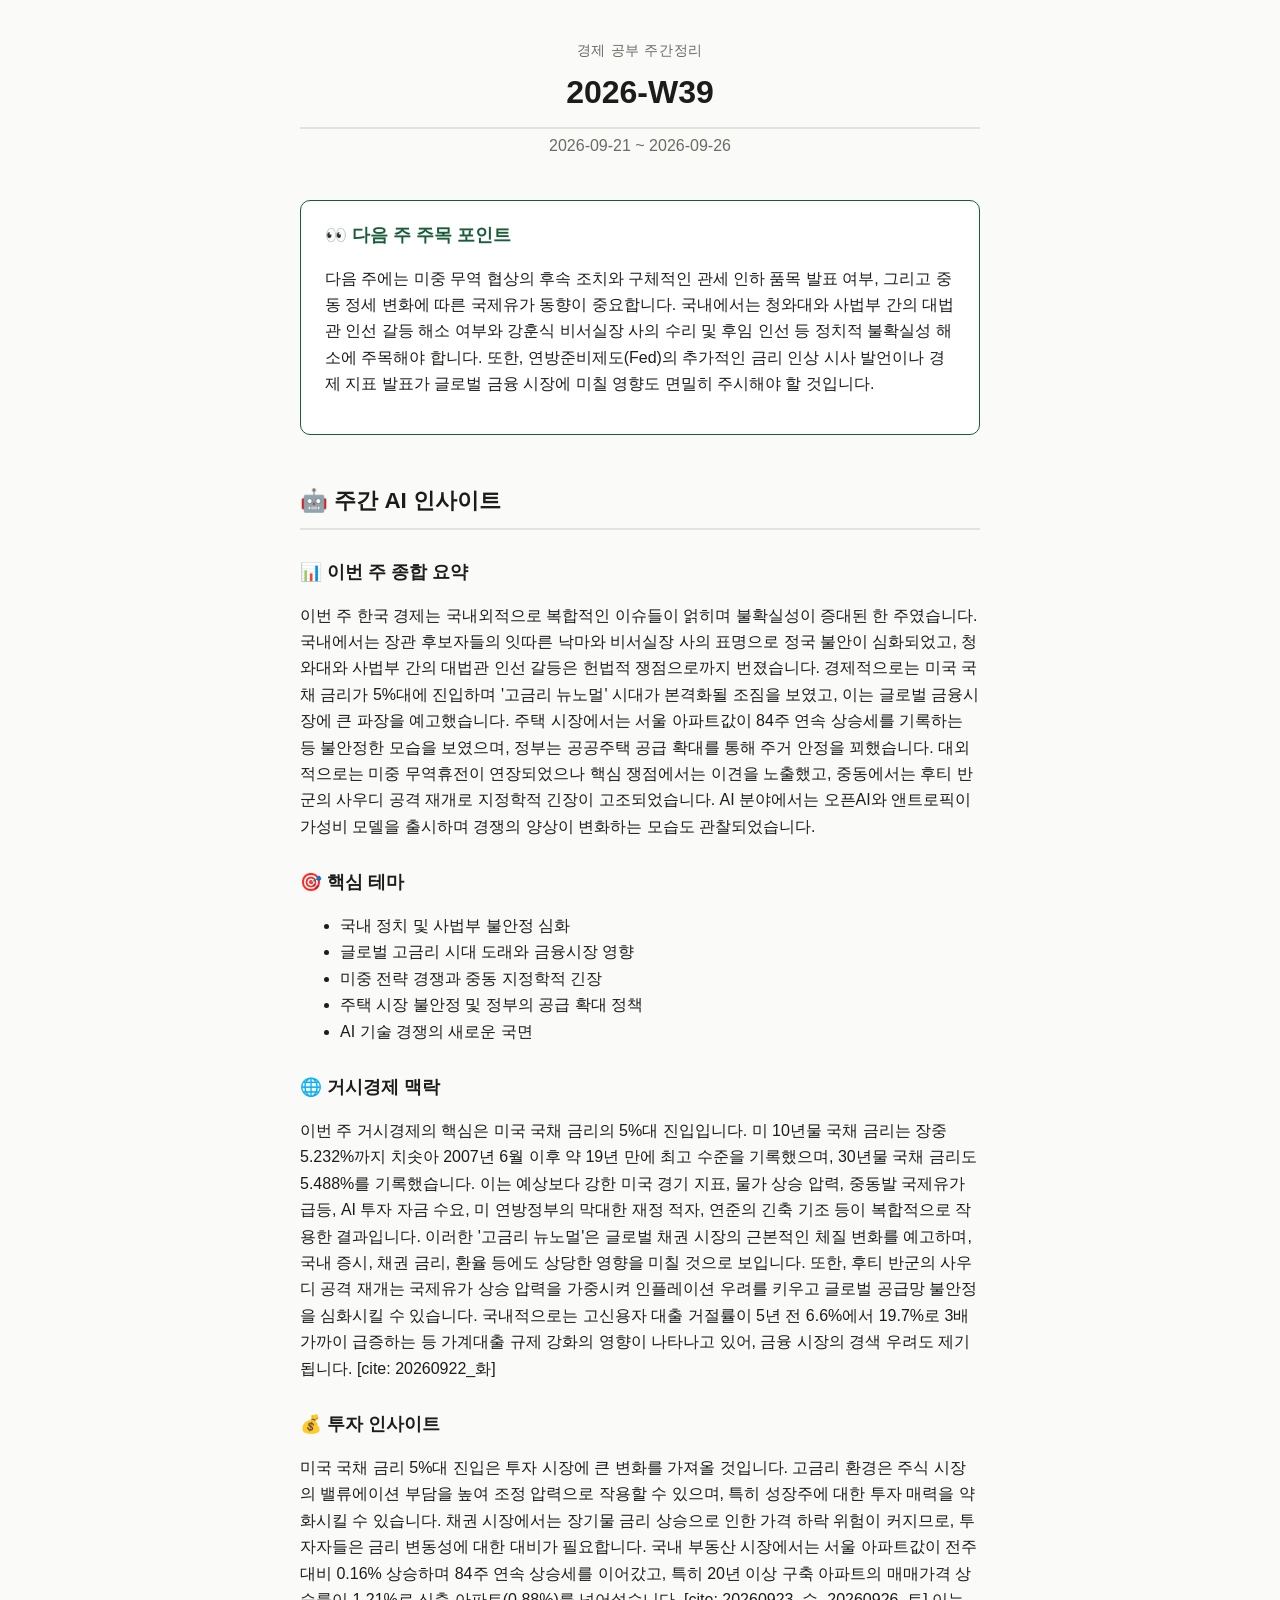
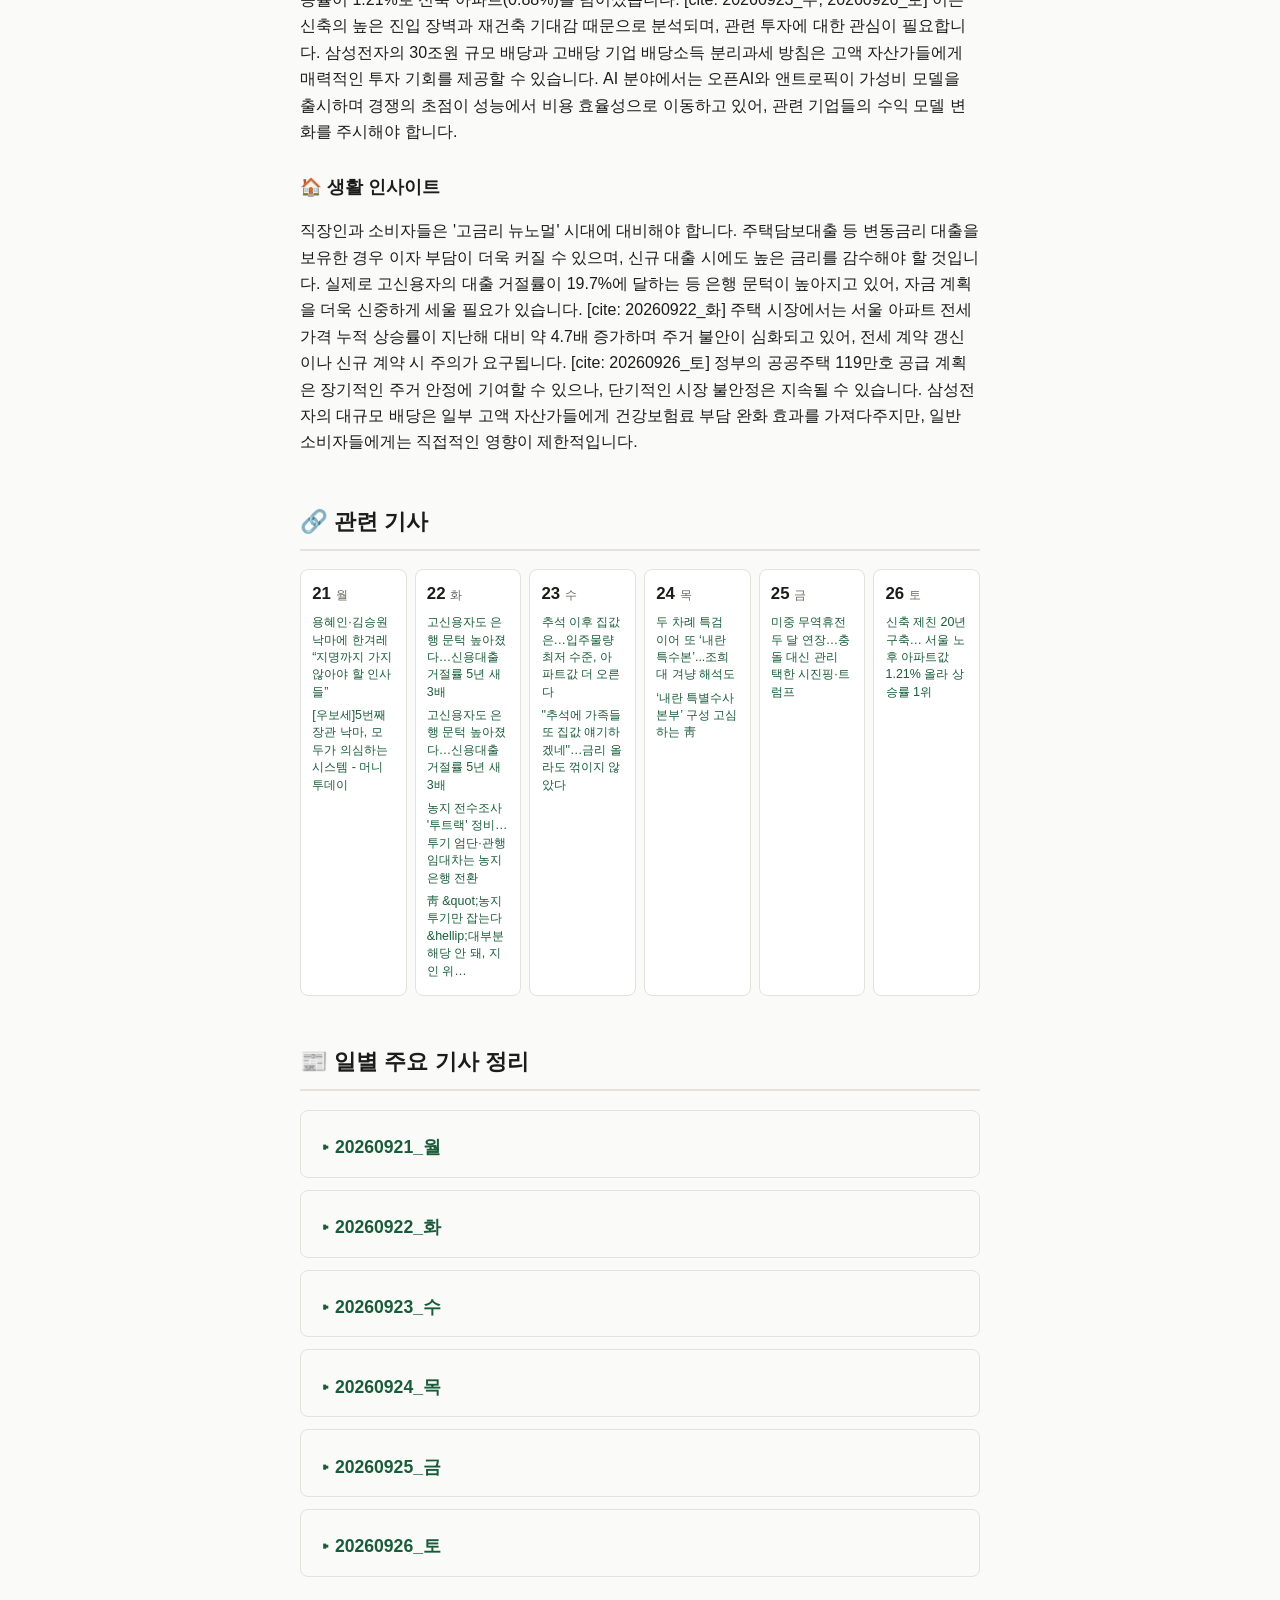
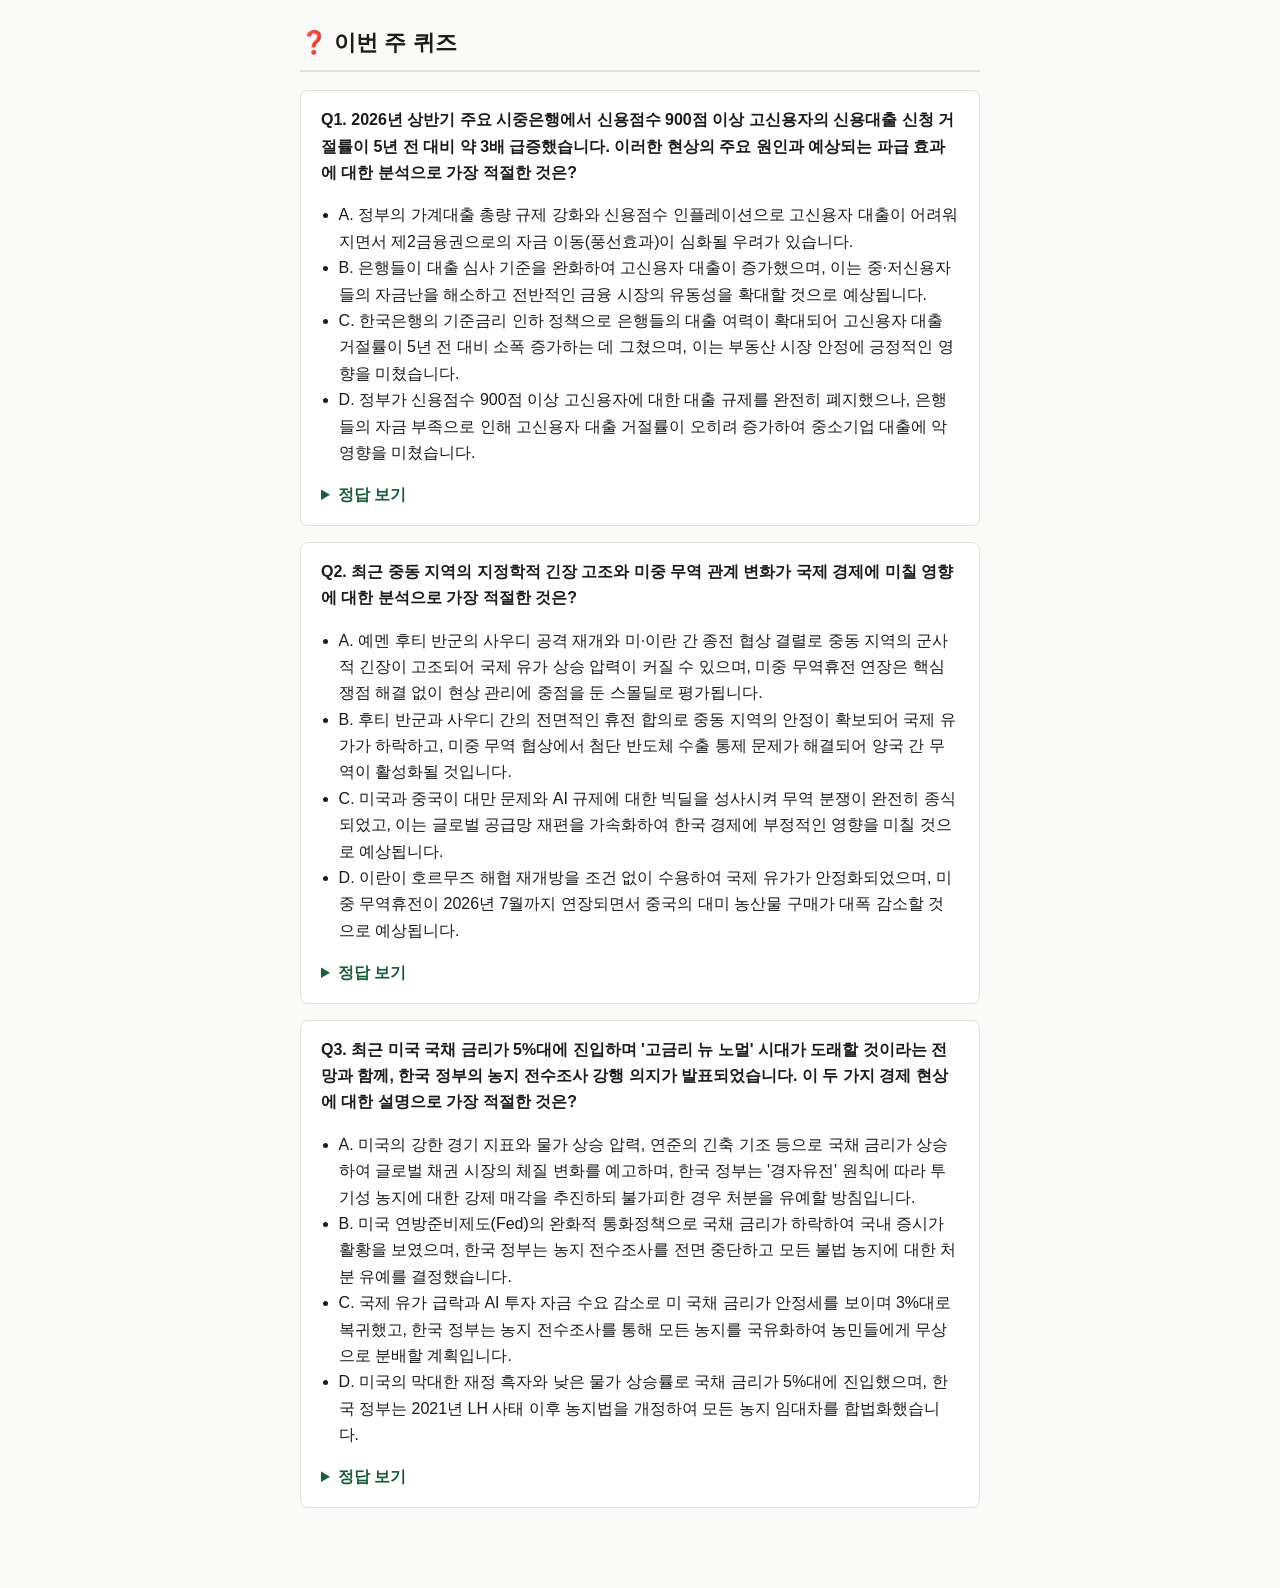
<file: docs/weeks/2026-W39.html>
<!doctype html>
<html lang="ko">
<head>
<meta charset="utf-8">
<meta name="viewport" content="width=device-width, initial-scale=1">
<title>2026-W39 경제 공부 주간정리</title>
<link rel="stylesheet" href="../style.css">
</head>
<body>
  <header>
    <p class="site-name">경제 공부 주간정리</p>
    <h1>2026-W39</h1>
    <p class="period">2026-09-21 ~ 2026-09-26</p>
  </header>

  <section class="next-watch">
    <h2>👀 다음 주 주목 포인트</h2>
    <p>다음 주에는 미중 무역 협상의 후속 조치와 구체적인 관세 인하 품목 발표 여부, 그리고 중동 정세 변화에 따른 국제유가 동향이 중요합니다. 국내에서는 청와대와 사법부 간의 대법관 인선 갈등 해소 여부와 강훈식 비서실장 사의 수리 및 후임 인선 등 정치적 불확실성 해소에 주목해야 합니다. 또한, 연방준비제도(Fed)의 추가적인 금리 인상 시사 발언이나 경제 지표 발표가 글로벌 금융 시장에 미칠 영향도 면밀히 주시해야 할 것입니다.</p>
  </section>

  <section class="insights">
    <h1>🤖 주간 AI 인사이트</h1>
    <h2>📊 이번 주 종합 요약</h2>
    <p>이번 주 한국 경제는 국내외적으로 복합적인 이슈들이 얽히며 불확실성이 증대된 한 주였습니다. 국내에서는 장관 후보자들의 잇따른 낙마와 비서실장 사의 표명으로 정국 불안이 심화되었고, 청와대와 사법부 간의 대법관 인선 갈등은 헌법적 쟁점으로까지 번졌습니다. 경제적으로는 미국 국채 금리가 5%대에 진입하며 '고금리 뉴노멀' 시대가 본격화될 조짐을 보였고, 이는 글로벌 금융시장에 큰 파장을 예고했습니다. 주택 시장에서는 서울 아파트값이 84주 연속 상승세를 기록하는 등 불안정한 모습을 보였으며, 정부는 공공주택 공급 확대를 통해 주거 안정을 꾀했습니다. 대외적으로는 미중 무역휴전이 연장되었으나 핵심 쟁점에서는 이견을 노출했고, 중동에서는 후티 반군의 사우디 공격 재개로 지정학적 긴장이 고조되었습니다. AI 분야에서는 오픈AI와 앤트로픽이 가성비 모델을 출시하며 경쟁의 양상이 변화하는 모습도 관찰되었습니다.</p>
    <h2>🎯 핵심 테마</h2>
    <ul><li>국내 정치 및 사법부 불안정 심화</li><li>글로벌 고금리 시대 도래와 금융시장 영향</li><li>미중 전략 경쟁과 중동 지정학적 긴장</li><li>주택 시장 불안정 및 정부의 공급 확대 정책</li><li>AI 기술 경쟁의 새로운 국면</li></ul>
    <h2>🌐 거시경제 맥락</h2>
    <p>이번 주 거시경제의 핵심은 미국 국채 금리의 5%대 진입입니다. 미 10년물 국채 금리는 장중 5.232%까지 치솟아 2007년 6월 이후 약 19년 만에 최고 수준을 기록했으며, 30년물 국채 금리도 5.488%를 기록했습니다. 이는 예상보다 강한 미국 경기 지표, 물가 상승 압력, 중동발 국제유가 급등, AI 투자 자금 수요, 미 연방정부의 막대한 재정 적자, 연준의 긴축 기조 등이 복합적으로 작용한 결과입니다. 이러한 '고금리 뉴노멀'은 글로벌 채권 시장의 근본적인 체질 변화를 예고하며, 국내 증시, 채권 금리, 환율 등에도 상당한 영향을 미칠 것으로 보입니다. 또한, 후티 반군의 사우디 공격 재개는 국제유가 상승 압력을 가중시켜 인플레이션 우려를 키우고 글로벌 공급망 불안정을 심화시킬 수 있습니다. 국내적으로는 고신용자 대출 거절률이 5년 전 6.6%에서 19.7%로 3배 가까이 급증하는 등 가계대출 규제 강화의 영향이 나타나고 있어, 금융 시장의 경색 우려도 제기됩니다. [cite: 20260922_화]</p>
    <h2>💰 투자 인사이트</h2>
    <p>미국 국채 금리 5%대 진입은 투자 시장에 큰 변화를 가져올 것입니다. 고금리 환경은 주식 시장의 밸류에이션 부담을 높여 조정 압력으로 작용할 수 있으며, 특히 성장주에 대한 투자 매력을 약화시킬 수 있습니다. 채권 시장에서는 장기물 금리 상승으로 인한 가격 하락 위험이 커지므로, 투자자들은 금리 변동성에 대한 대비가 필요합니다. 국내 부동산 시장에서는 서울 아파트값이 전주 대비 0.16% 상승하며 84주 연속 상승세를 이어갔고, 특히 20년 이상 구축 아파트의 매매가격 상승률이 1.21%로 신축 아파트(0.88%)를 넘어섰습니다. [cite: 20260923_수, 20260926_토] 이는 신축의 높은 진입 장벽과 재건축 기대감 때문으로 분석되며, 관련 투자에 대한 관심이 필요합니다. 삼성전자의 30조원 규모 배당과 고배당 기업 배당소득 분리과세 방침은 고액 자산가들에게 매력적인 투자 기회를 제공할 수 있습니다. AI 분야에서는 오픈AI와 앤트로픽이 가성비 모델을 출시하며 경쟁의 초점이 성능에서 비용 효율성으로 이동하고 있어, 관련 기업들의 수익 모델 변화를 주시해야 합니다.</p>
    <h2>🏠 생활 인사이트</h2>
    <p>직장인과 소비자들은 '고금리 뉴노멀' 시대에 대비해야 합니다. 주택담보대출 등 변동금리 대출을 보유한 경우 이자 부담이 더욱 커질 수 있으며, 신규 대출 시에도 높은 금리를 감수해야 할 것입니다. 실제로 고신용자의 대출 거절률이 19.7%에 달하는 등 은행 문턱이 높아지고 있어, 자금 계획을 더욱 신중하게 세울 필요가 있습니다. [cite: 20260922_화] 주택 시장에서는 서울 아파트 전세가격 누적 상승률이 지난해 대비 약 4.7배 증가하며 주거 불안이 심화되고 있어, 전세 계약 갱신이나 신규 계약 시 주의가 요구됩니다. [cite: 20260926_토] 정부의 공공주택 119만호 공급 계획은 장기적인 주거 안정에 기여할 수 있으나, 단기적인 시장 불안정은 지속될 수 있습니다. 삼성전자의 대규모 배당은 일부 고액 자산가들에게 건강보험료 부담 완화 효과를 가져다주지만, 일반 소비자들에게는 직접적인 영향이 제한적입니다.</p>
  </section>

  
      <section class="link-calendar-section">
        <h1>🔗 관련 기사</h1>
        <div class="link-calendar">
          <div class="link-day">
            <div class="link-day-head">21<span>월</span></div>
            <ul class="link-list"><li><a href="https://www.mediatoday.co.kr/news/articleView.html?idxno=337247" target="_blank" rel="noopener noreferrer">용혜인·김승원 낙마에 한겨레 “지명까지 가지 않아야 할 인사들”</a></li><li><a href="https://www.mt.co.kr/politics/2026/09/23/2026092109474263478" target="_blank" rel="noopener noreferrer">[우보세]5번째 장관 낙마, 모두가 의심하는 시스템 - 머니투데이</a></li></ul>
          </div>
          <div class="link-day">
            <div class="link-day-head">22<span>화</span></div>
            <ul class="link-list"><li><a href="https://www.metroseoul.co.kr/article/20260922500249" target="_blank" rel="noopener noreferrer">고신용자도 은행 문턱 높아졌다…신용대출 거절률 5년 새 3배</a></li><li><a href="https://v.daum.net/v/20260922135010006" target="_blank" rel="noopener noreferrer">고신용자도 은행 문턱 높아졌다…신용대출 거절률 5년 새 3배</a></li><li><a href="https://www.newspim.com/news/view/20260919000112" target="_blank" rel="noopener noreferrer">농지 전수조사 '투트랙' 정비…투기 엄단·관행 임대차는 농지은행 전환</a></li><li><a href="https://news.ikbc.co.kr/article/view/kbc202609220039" target="_blank" rel="noopener noreferrer">靑 &amp;quot;농지 투기만 잡는다&amp;hellip;대부분 해당 안 돼, 지인 위…</a></li></ul>
          </div>
          <div class="link-day">
            <div class="link-day-head">23<span>수</span></div>
            <ul class="link-list"><li><a href="https://www.hankyung.com/article/202609233742i" target="_blank" rel="noopener noreferrer">추석 이후 집값은…입주물량 최저 수준, 아파트값 더 오른다</a></li><li><a href="https://v.daum.net/v/20260923100928129" target="_blank" rel="noopener noreferrer">"추석에 가족들 또 집값 얘기하겠네"…금리 올라도 꺾이지 않았다</a></li></ul>
          </div>
          <div class="link-day">
            <div class="link-day-head">24<span>목</span></div>
            <ul class="link-list"><li><a href="https://www.pennmike.com/news/articleView.html?idxno=128385" target="_blank" rel="noopener noreferrer">두 차례 특검 이어 또 ‘내란 특수본’...조희대 겨냥 해석도</a></li><li><a href="https://www.donga.com/news/Politics/article/all/20260923/134730281/2" target="_blank" rel="noopener noreferrer">‘내란 특별수사본부’ 구성 고심하는 靑</a></li></ul>
          </div>
          <div class="link-day">
            <div class="link-day-head">25<span>금</span></div>
            <ul class="link-list"><li><a href="https://www.hankyung.com/article/202609266324i" target="_blank" rel="noopener noreferrer">미중 무역휴전 두 달 연장…충돌 대신 관리 택한 시진핑·트럼프</a></li></ul>
          </div>
          <div class="link-day">
            <div class="link-day-head">26<span>토</span></div>
            <ul class="link-list"><li><a href="https://v.daum.net/v/20260925131529555" target="_blank" rel="noopener noreferrer">신축 제친 20년 구축… 서울 노후 아파트값 1.21% 올라 상승률 1위</a></li></ul>
          </div></div>
      </section>

  <section class="daily">
    <h1>📰 일별 주요 기사 정리</h1>
    
      <details class="day">
        <summary>20260921_월</summary>
        
        <article class="story">
          <h3>▶ 전력망 유령사업자 80% 퇴출 <span class="story-type">사건형</span></h3>
          <p><strong>무슨 일</strong> 정부가 전력망을 선점하고 방치하던 허수 발전사업자들에 대한 관리 기준을 강화하자, 점검 대상 사업의 80%가 전력망 이용을 스스로 포기했다.</p>
          <p><strong>배경/논의 내용</strong> 기후에너지환경부와 한국전력이 2026년 7월 20일부터 '송·배전용전기설비 이용규정'을 개정하여 발전사업 허가 후 1년 이내 전력망 이용 신청, 이용 신청 후 1년 이내 이용계약 체결을 의무화하는 등 허수 사업자 관리 기간을 강화했기 때문이다.</p>
          <p><strong>효과/시사점</strong> 이번 조치로 약 3.6기가와트(GW) 규모의 전력망 용량이 회수되었는데, 이는 대형 원전 2~3기 설비 용량에 해당하며, 실제 사업 추진 의사가 있는 후순위 사업자에게 우선 배분될 예정이다.</p>
        </article>
        <article class="story">
          <h3>▶ 후티, 사우디 수도 리야드 공격 <span class="story-type">사건형</span></h3>
          <p><strong>무슨 일</strong> 예멘의 친이란 후티 반군이 2026년 9월 19일 사우디아라비아 수도 리야드의 '민감 시설'과 홍해 연안 얀부의 아람코 시설을 탄도미사일과 드론으로 공격하여 공항 인근 연료탱크 화재 및 항공편 결항 사태가 발생했다.</p>
          <p><strong>배경/논의 내용</strong> 후티 반군이 2026년 7월 사우디와의 휴전 종료를 선언하고 공격을 재개한 이후, 사우디의 예멘 봉쇄에 대한 보복으로 리야드 등 주요 시설에 대한 공세를 강화했기 때문이다.</p>
          <p><strong>효과/시사점</strong> 사우디, 튀르키예, 파키스탄이 지난달 7일 체결한 '메카 공동방위협정'이 시험대에 올랐으며, 튀르키예 외무장관은 9월 21일 사우디에 군사적 지원을 할 준비가 되어 있다고 밝히는 등 중동 지역의 군사적 긴장이 고조되고 있다.</p>
        </article>
        <article class="story">
          <h3>▶ 삼성전자 30조 배당, 건보료 부담 완화 <span class="story-type">사건형</span></h3>
          <p><strong>무슨 일</strong> 삼성전자가 2026년 3분기에 약 30조원 규모의 현금배당을 시행할 계획이며, 정부의 고배당 기업 배당소득 분리과세 방침에 따라 해당 배당소득이 건강보험료 부과 대상에서 제외된다.</p>
          <p><strong>배경/논의 내용</strong> 삼성전자가 2026년 8월 21일 이사회를 통해 2026년 총 90조~110조원 규모의 사상 최대 주주환원 정책을 의결하고, 2024~2026년 3년간 잉여현금흐름(FCF)의 50%를 주주환원에 활용하겠다는 약속을 이행했기 때문이다.</p>
          <p><strong>효과/시사점</strong> 기존에 연간 금융소득 1000만원 초과 시 지역가입자로 전환되던 은퇴 생활자 등 고액 자산가들이 삼성전자 배당을 통해 피부양자 자격을 유지할 수 있게 되어, 2026년 9월 18일 종가 기준 연간 시가배당률 3.23~4.41% 수준의 실질 수익률을 기대할 수 있게 되었다.</p>
        </article>
        <article class="story">
          <h3>▶ 김승원 법무부 장관 후보자 낙마 <span class="story-type">사건형</span></h3>
          <p><strong>무슨 일</strong> 김승원 법무부 장관 후보자가 지명 20일 만인 2026년 9월 19일 자진 사퇴했다. 이는 이재명 정부 출범 이후 5번째 장관 후보자 낙마 사례이다.</p>
          <p><strong>배경/논의 내용</strong> 김 후보자는 코로나19 치료제 임상시험 승인 청탁 의혹, 이재명 대통령 사건 공소취소 모임 활동 이력, 전직 보좌진들의 성추행·음주운전·갑질 의혹 등 여러 논란에 휩싸였기 때문이다.</p>
          <p><strong>효과/시사점</strong> 잇따른 장관 후보자 낙마로 청와대 인사 검증 시스템에 대한 책임론이 커지고 있으며, 여야를 가리지 않고 인사수석실과 민정수석실의 재정비 및 인사청문회 제도 개편을 촉구하는 목소리가 높아지고 있다.</p>
        </article>
        
      </details>
      <details class="day">
        <summary>20260922_화</summary>
        
        <article class="story">
          <h3>▶ 고신용자 대출 거절률 3배 급증 <span class="story-type">현황형</span></h3>
          <p><strong>무슨 일</strong> 2026년 상반기 KB국민·신한·NH농협은행 등 주요 시중은행에서 신용점수 900점 이상 고신용자의 신용대출 신청 거절률이 19.7%로 집계되었습니다. 이는 5년 전인 2021년 6.6%에 비해 약 3배 가까이 증가한 수치입니다.</p>
          <p><strong>배경/논의 내용</strong> 정부의 가계대출 총량 규제 강화로 은행들이 대출 심사 기준을 엄격하게 적용하고 있으며, 2026년 1분기 기준 신용점수 900점 이상이 전체 신용평가 대상자의 48.1%에 달하는 '신용점수 인플레이션' 현상도 원인으로 꼽힙니다.</p>
          <p><strong>효과/시사점</strong> 은행 대출이 어려워진 고신용자들이 제2금융권으로 이동하는 '풍선효과'가 발생할 우려가 커지고 있으며, 이는 중·저신용자들의 자금난을 심화시킬 수 있다는 지적이 나옵니다.</p>
        </article>
        <article class="story">
          <h3>▶ 농지 전수조사, 불법 농지 처분 유예 <span class="story-type">사건형</span></h3>
          <p><strong>무슨 일</strong> 정부가 2026년 2월부터 시작된 농지 전수조사 후속 조치로 투기 목적 농지는 엄단하되, 고령·상속 등 불가피한 사정으로 경작하지 못하는 불법 임대·휴경 농지는 농지은행 위탁 시 처분을 유예하기로 했습니다.</p>
          <p><strong>배경/논의 내용</strong> 2021년 LH 농지 투기 사건 이후 농지법 개정 및 2026년 5월부터 시작된 1996년 이후 취득 농지 136만 ha에 대한 전수조사로 농촌 민심이 악화되고 농지 가격 하락 우려가 제기되었습니다.</p>
          <p><strong>효과/시사점</strong> 농림축산식품부 장관이 2026년 9월 22일 농지 전수조사 현장 간담회에 참석했으며, 정부는 연내 특별법 제정을 통해 투기성 취득과 관행적 임대차를 구분하여 처리할 방침입니다.</p>
        </article>
        <article class="story">
          <h3>▶ 강훈식 비서실장 사의, 靑 2실장 공석 <span class="story-type">사건형</span></h3>
          <p><strong>무슨 일</strong> 강훈식 대통령 비서실장이 2026년 9월 21일 이재명 대통령에게 사의를 표명했습니다. 이는 8월 30일 개각 과정에서 용혜인 성평등가족부 장관 후보자와 김승원 법무부 장관 후보자의 잇단 낙마 등 인사 실패에 대한 종합적 책임을 지는 차원입니다.</p>
          <p><strong>배경/논의 내용</strong> 강 실장은 청와대 인사위원장으로서 내각 및 참모진 인사를 총괄해왔으며, 잇따른 인사 검증 실패와 국정 지지율 하락에 대한 책임론이 커졌습니다.</p>
          <p><strong>효과/시사점</strong> 김용범 전 정책실장이 9월 1일 사임한 데 이어 강 비서실장까지 사의를 표명하면서 청와대 3실장 중 2자리가 공석이 되었습니다. 이재명 대통령은 9월 21일부터 5박 7일간의 해외 순방을 마친 후 추석 연휴 직후 후임 인선과 함께 사표를 수리할 것으로 전망됩니다.</p>
        </article>
        <article class="story">
          <h3>▶ 국토부, 2030년까지 공공주택 119만호 공급 <span class="story-type">회담·발표형</span></h3>
          <p><strong>무슨 일</strong> 국토교통부가 2026년 9월 21일 '두텁고 촘촘한 주거복지 실현을 위한 주거안정플랜'을 발표하며 2030년까지 공공임대·공공분양 등 공적주택 119만 호를 공급하겠다고 밝혔습니다.</p>
          <p><strong>배경/논의 내용</strong> 이 플랜은 무주택 임차가구의 주거안정에 기여하고, 청년·신혼부부·고령자 등 생애주기별 맞춤형 주거 지원을 강화하며, 단기 전월세 시장의 안정을 도모하기 위해 마련되었습니다.</p>
          <p><strong>효과/시사점</strong> 청년·신혼부부에게 57만 1천 가구의 물량이 배정되며, 이 중 80%가 임대 방식으로 공급됩니다. 또한 단기 전월세 시장 안정을 위해 2026년 4분기부터 2027년 말까지 전국에 15만 호가 입주 가능할 예정입니다.</p>
        </article>
        
      </details>
      <details class="day">
        <summary>20260923_수</summary>
        
        <article class="story">
          <h3>▶ 추석 후 서울 집값 상승 전망 <span class="story-type">현황형</span></h3>
          <p><strong>무슨 일</strong> 전문가 설문조사 결과, 추석 연휴 이후 서울 전역의 집값이 상승할 것으로 전망되었다. 특히 내년 상반기까지 집값 상승률이 92%에 달할 것이라는 응답이 나왔으며, 3% 이상 상승할 것이라는 응답도 다수였다.</p>
          <p><strong>배경/논의 내용</strong> 주요 가격 영향 요인으로는 금리 변동과 전세 시장의 불안정성 심화로 인한 매매 수요 증가가 꼽혔다. 2026년 9월 14일 기준 서울 아파트값은 전주 대비 0.16% 상승하며 84주 연속 상승세를 기록했다.</p>
          <p><strong>효과/시사점</strong> 서울 부동산 시장의 불안정성이 심화되고, 주택 구매자와 전세 세입자의 경제적 부담이 가중될 것으로 전망된다. 특히 비강남권을 중심으로 매수세가 이어지며 상승폭이 둔화될 가능성도 제기되었다.</p>
        </article>
        <article class="story">
          <h3>▶ 정부, 美 웨스팅하우스 지분 투자 <span class="story-type">사건형</span></h3>
          <p><strong>무슨 일</strong> 정부가 국회에 대미 투자 계획을 보고하며, 웨스팅하우스 지분 10%를 할인된 가격으로 인수할 계획을 밝혔다. 이는 핵 지분 확보를 통한 의결권 확보를 목적으로 한다.</p>
          <p><strong>배경/논의 내용</strong> 미국과의 에너지 협력 강화 및 안정적인 에너지원 확보를 위한 전략적 투자로, 텍사스 가스발전소 건설이 첫 사업으로 확정되었으며, 2, 3호 사업으로는 미국 내 원전 8기 건설 및 알래스카 LNG 프로젝트가 검토되고 있다.</p>
          <p><strong>효과/시사점</strong> 웨스팅하우스 지분 인수 규모가 당초 기대치인 15% 안팎에 못 미치는 7~10% 수준으로 논의되면서 국내 원전 및 건설 관련 기업들의 수주 및 수익 기대가 낮아질 수 있다는 우려가 제기되었다. 트럼프 당선 시 미국의 에너지 정책 변화에 따라 한국의 대미 투자 전략에 영향을 미칠 수 있다.</p>
        </article>
        <article class="story">
          <h3>▶ 이재명 대통령, NYT 인터뷰서 대북 제재 언급 <span class="story-type">회담·발표형</span></h3>
          <p><strong>무슨 일</strong> 이재명 대통령이 뉴욕타임스(NYT) 등 외신과의 인터뷰에서 대북 제재 완화는 북한의 행동 변화가 선행되어야 한다고 강조했다. 또한, 콘돌리자 라이스 전 국무장관과 관련하여 해군 작전 확대 검토를 언급했다.</p>
          <p><strong>배경/논의 내용</strong> 한반도 비핵화와 평화 정착을 위한 외교적 노력의 일환으로, 북한의 실질적인 비핵화 조치를 촉구하며 미국의 대북 정책 변화 가능성에 대한 한국의 입장을 표명했다. 이 대통령은 '핵동결 대가 제재 완화' 방안을 제안했다.</p>
          <p><strong>효과/시사점</strong> 북한의 향후 반응과 미국의 대북 정책 변화, 특히 트럼프 당선 시 대북 정책의 불확실성 증대로 한반도 안보 상황 및 남북 관계에 큰 영향을 미칠 것으로 예상된다. 국민의힘은 이 대통령의 제안을 '국민 생명을 협상 테이블에 올린 위험한 거래'라고 비판했다.</p>
        </article>
        <article class="story">
          <h3>▶ 조희대 대법원장-청와대 갈등 심화 <span class="story-type">사건형</span></h3>
          <p><strong>무슨 일</strong> 조희대 대법원장이 청와대의 대법관 재제청 요구에 대해 '재제청 요청 공문에 사유가 명확히 기재돼 있지 않다'며 거부 입장을 재차 표명했다. 이에 청와대는 '대법원장이 사실을 호도하고 있다'며 재반박하며 양측 간의 충돌이 이틀째 이어졌다.</p>
          <p><strong>배경/논의 내용</strong> 청와대가 노태악 전 대법관 후임으로 조 대법원장이 제청한 손봉기 대구지방법원 부장판사에 대한 임명동의안을 국회에 보내지 않고 재제청을 요구하면서 시작된 갈등이다. 양측은 헌법상 제청권과 임명권 해석 문제를 두고 대립하고 있다.</p>
          <p><strong>효과/시사점</strong> 사법부와 행정부 간의 긴장이 고조되어 향후 정부 정책 추진 및 사법부의 독립성 유지에 영향을 미칠 수 있다. 더불어민주당은 조 대법원장의 대법관 재제청 거부에 대해 '민주적 정통성을 무시하는 것'이라고 비판하며 대법원을 항의 방문했다.</p>
        </article>
        
      </details>
      <details class="day">
        <summary>20260924_목</summary>
        
        <article class="story">
          <h3>▶ 한미 정상, 대미 투자 큰 진전 환영 <span class="story-type">회담·발표형</span></h3>
          <p><strong>무슨 일</strong> 이재명 대통령과 도널드 트럼프 미국 대통령이 9월 22일(현지시간) 뉴욕 유엔총회 계기 리셉션에서 약 30분간 깜짝 정상회담을 가졌습니다. 양 정상은 대미 투자 협의의 큰 진전을 환영하며, 조선업 협력 및 북한 비핵화 대화 의지를 재확인했습니다.</p>
          <p><strong>배경/논의 내용</strong> 이번 회담은 한국 측이 대미 투자 협의의 빠른 진전을 계기로 뉴욕 도착 직전 제안하여 성사되었습니다. 지난해 7월 한미 관세 협상에서 제시된 한국의 3,500억 달러 대미 투자 이행의 일환으로, 한화의 미국 필리조선소 투자 및 미 전략 함정 건조 참여 등 구체적인 조선 분야 협력이 논의되었습니다.</p>
          <p><strong>효과/시사점</strong> 양국은 지난해 11월 공동설명자료의 주요 내용을 재확인하며 전략 투자 사업 논의에 큰 진전을 보였습니다. 특히 전작권 전환 논의가 정상급 차원에서 처음으로 이루어졌으며, 트럼프 대통령은 김정은 국무위원장과의 '원만한 관계'를 언급하며 비핵화 대화 의지를 재확인하여 한반도 평화 정착에 대한 기대감을 높였습니다.</p>
        </article>
        <article class="story">
          <h3>▶ 미·이란, 유엔서 3시간 대화…종전 돌파구 찾나 <span class="story-type">회담·발표형</span></h3>
          <p><strong>무슨 일</strong> 미국과 이란 대표단이 9월 22일(현지시간) 뉴욕 유엔총회에서 3시간 동안 비공개 회담을 가졌습니다. 이란은 9월 24일(현지시간) 호르무즈 해협 재개방을 포함한 '7일 계획'을 미국에 제시했으나, 트럼프 대통령은 9월 26일(현지시간) 이를 거절했습니다.</p>
          <p><strong>배경/논의 내용</strong> 미국 측에서는 스티브 윗코프 특사와 재러드 쿠슈너가, 이란 측에서는 아바스 아라그치 외무장관이 참석하여 전쟁 종식을 위한 핵심 쟁점들을 폭넓게 논의했습니다. 이란은 호르무즈 해협 재개방 조건으로 미국의 해상 봉쇄 완화 및 동결 자산 해제를 요구했습니다.</p>
          <p><strong>효과/시사점</strong> 트럼프 대통령은 이란의 제안을 거절하며 '합의 아니면 전멸'이라는 강경한 입장을 유지했습니다. 이는 미국이 호르무즈 해협을 '완전히 통제'하고 있다는 자신감과 50여 개국의 이란 제재 동참 압박에 기인한 것으로 분석됩니다. 이로 인해 중동 지역의 긴장 완화는 불확실해졌으며, 폭격 재개 가능성도 제기되고 있습니다.</p>
        </article>
        <article class="story">
          <h3>▶ 오픈AI·앤트로픽, AI 속도전 속 가성비 경쟁 <span class="story-type">현황형</span></h3>
          <p><strong>무슨 일</strong> 인공지능(AI) 개발 속도 조절을 주장해온 오픈AI와 앤트로픽이 9월 22일~23일(현지시간) 나란히 비용을 대폭 낮추고 성능을 개선한 신규 AI 모델을 동시 출시하며 가성비 경쟁에 돌입했습니다.</p>
          <p><strong>배경/논의 내용</strong> 중국 기업들의 가성비 AI 모델 맹추격에 맞서 글로벌 시장 지배력을 공고히 하기 위한 전략으로 풀이됩니다. 앤트로픽은 '클로드 오퍼스 5' 대비 40% 저렴한 '클로드 오퍼스 5.5'를, 오픈AI는 'GPT-5.6' 계열 대비 최대 50% 저렴한 'GPT-6 솔'과 'GPT-6 루나'를 공개했습니다.</p>
          <p><strong>효과/시사점</strong> AI 모델 경쟁의 무게중심이 최고 성능에서 성능 대비 비용으로 확장되고 있습니다. 이는 기업들이 AI를 실제 서비스와 업무에 대규모로 적용하기 시작하면서 모델의 벤치마크 성능뿐 아니라 토큰 단가와 추론 비용이 도입 여부를 결정하는 핵심 요소로 떠올랐기 때문입니다.</p>
        </article>
        <article class="story">
          <h3>▶ 靑, '내란 특수본' 구성 검토…조희대 겨냥설 <span class="story-type">사건형</span></h3>
          <p><strong>무슨 일</strong> 청와대가 이재명 대통령 귀국 직후 '12·3 비상계엄' 관련 사건을 전담할 '내란 사건 특별수사본부' 구성을 검토 중인 것으로 9월 24일(현지시간) 알려졌습니다. 특수본은 우선 경찰 산하에 설치된 뒤 10월 출범하는 중대범죄수사청(중수청)과 함께 수사하는 방안이 거론됩니다.</p>
          <p><strong>배경/논의 내용</strong> 이 대통령의 지지율 하락과 여권 내 검찰개혁 관련 갈등이 심화되는 상황에서, '내란 잔존 세력 청산'을 내세워 지지층을 결집하려는 의도가 있다는 해석이 나옵니다. 특히 대법관 후보 재제청 문제를 두고 청와대와 갈등을 빚고 있는 조희대 대법원장을 겨냥한 것이라는 관측도 제기됩니다.</p>
          <p><strong>효과/시사점</strong> 야권에서는 '국정 파탄에 분노한 국민의 시선을 돌리려는 약발 다 된 카드'라며 강력히 반발하고 있습니다. 이 사안은 검찰개혁 논란을 넘어 여권 내부의 갈등을 더욱 부각시키고, 사법부와의 충돌을 심화시킬 가능성이 있습니다.</p>
        </article>
        <div class="terms"><h4>📖 용어 정리</h4><ul><li><strong>대미 투자</strong> — 한국 기업이나 정부가 미국에 자본을 투자하는 행위. 주로 공장 건설, 기술 개발, 기업 인수 등을 통해 이루어지며, 경제 협력 강화와 시장 확대가 목적입니다.</li><li><strong>전작권 (전시작전통제권)</strong> — 한반도에서 전쟁이 발발했을 때 한국군을 지휘하고 통제할 수 있는 권한. 현재는 한미연합사령관(미군)이 가지고 있으며, 한국으로의 전환이 추진되고 있습니다.</li><li><strong>호르무즈 해협</strong> — 페르시아만과 오만만을 잇는 좁은 해협으로, 세계 원유 수송량의 상당 부분이 이곳을 통과하는 핵심 해상 요충지입니다.</li><li><strong>중수청 (중대범죄수사청)</strong> — 검찰의 직접 수사 기능을 분리하여 경찰 산하에 설치될 예정인 독립적인 수사 기관. 검찰개혁의 일환으로 중대 범죄 수사를 전담합니다.</li><li><strong>재제청</strong> — 대법원장이 대통령에게 대법관 후보자를 다시 추천하는 행위. 대법관 임명 과정에서 대법원장과 대통령 간의 의견 충돌이 있을 때 발생할 수 있습니다.</li></ul></div>
      </details>
      <details class="day">
        <summary>20260925_금</summary>
        
        <article class="story">
          <h3>▶ 미중 무역휴전 내년 1월까지 연장 <span class="story-type">회담·발표형</span></h3>
          <p><strong>무슨 일</strong> 도널드 트럼프 미국 대통령과 시진핑 중국 국가주석이 2026년 9월 24일(현지시간) 워싱턴 정상회담에서 기존 무역휴전을 내년 1월 10일까지 두 달 연장하기로 합의했다. 이는 11월 10일 종료 예정이던 무역휴전의 연장으로, 비민감 품목에 대한 관세 인하 가능성도 논의되었다.</p>
          <p><strong>배경/논의 내용</strong> 양국은 무역 갈등의 전면적인 충돌을 피하고 관계를 관리하기 위해 시간을 벌고자 했다. 특히, 정상회담을 앞두고 양국 경제·무역 협상팀이 새로운 공동 합의에 도달했다는 시 주석의 발언이 있었으며, 미국은 중국의 농산물 구매 및 희토류 공급 약속 이행을 점검하는 기간으로 활용할 계획이다.</p>
          <p><strong>효과/시사점</strong> 핵심 쟁점인 대만, 인공지능(AI), 첨단 반도체 수출 통제 문제에서는 뚜렷한 돌파구를 찾지 못하고 기존 입장 차이만 재확인했다. 전문가들은 이번 합의를 미중 전략 경쟁의 판도를 바꿀 빅딜이 아닌, 현상 관리에 무게를 둔 스몰딜로 평가하고 있다.</p>
        </article>
        <article class="story">
          <h3>▶ 美 국채 금리 5%대 진입 '뉴 노멀' <span class="story-type">현황형</span></h3>
          <p><strong>무슨 일</strong> 2026년 9월 23일(현지시간) 미국 5년물 국채 금리가 2007년 이후 처음으로 5% 선을 돌파했으며, 10년물 국채 금리도 9월 25일 5.10%대를 기록하며 2007년 6월 이후 최고 수준을 경신했다. 이는 거의 모든 만기의 미 국채 금리가 5% 안팎에 안착한 모습이다.</p>
          <p><strong>배경/논의 내용</strong> 예상보다 강한 미국 경기 지표(9월 S&amp;P 글로벌 종합 구매관리자지수 58.4)와 이로 인한 물가 상승 압력 증가, 미·이란 갈등 재점화에 따른 국제유가 급등, 인공지능(AI) 투자 자금 수요 급증, 미 연방정부의 막대한 재정 적자, 연방준비제도(Fed)의 긴축 기조 등이 복합적으로 작용했다.</p>
          <p><strong>효과/시사점</strong> 미 국채 금리 5%대가 새로운 기준으로 자리 잡는 '고금리 뉴 노멀' 시대가 본격화될 것이라는 진단이 나온다. 전문가들은 30년물 국채 금리가 연내 6%를 넘어설 가능성도 제기하고 있으며, 이는 글로벌 채권 시장의 근본적인 체질 변화를 가져오고 국내 증시, 채권 금리, 환율 등에도 영향을 미칠 것으로 예상된다.</p>
        </article>
        <article class="story">
          <h3>▶ 이재명 대통령, 농지 전수조사 강행 의지 <span class="story-type">회담·발표형</span></h3>
          <p><strong>무슨 일</strong> 이재명 대통령이 2026년 9월 23일(현지시간) 유엔총회 참석차 미국 뉴욕 방문 중 자신의 SNS를 통해 농지 전수조사의 필요성을 강조하며, 농지 투기 방지를 위해 강제 매각 조치를 회피하지 않겠다고 밝혔다.</p>
          <p><strong>배경/논의 내용</strong> 이 대통령은 "경자유전과 이를 지키기 위한 정부의 노력은 헌법, 즉 국민의 명령"이라며, 농지 투기 방지와 제대로 된 농지 활용을 위해 농지 전수조사가 꼭 필요하다고 강조했다. 이는 2021년 LH 직원들의 3기 신도시 농지 투기 사건 이후 농지법 개정에도 불구하고 여전히 존재하는 제도적 허점을 보완하기 위함이다.</p>
          <p><strong>효과/시사점</strong> 농림축산식품부의 7월 말 기본조사 결과, 1996년 이후 취득 농지 1013만 필지 중 27.0%인 284만 필지가 농지법 위반 의심 사례로 분류되었다. 정부는 투기성 농지 투기에 대해서만 강제 매각이 이뤄질 것이며, 고령으로 농사를 짓지 못하거나 상속받은 농지는 대상이 아니라고 명확히 했다.</p>
        </article>
        <article class="story">
          <h3>▶ 남자 카약 4인승 500m 금메달 <span class="story-type">사건형</span></h3>
          <p><strong>무슨 일</strong> 2026년 9월 24일 일본 아이치현 미요시호 카누 경기장에서 열린 2026 아이치·나고야 아시안게임 카누 스프린트 남자 카약 4인승 500m 결승에서 한국 대표팀(조광희, 김효빈, 장상원, 최민규)이 1분 22초 587의 기록으로 금메달을 획득했다.</p>
          <p><strong>배경/논의 내용</strong> 한국 대표팀은 예선부터 쾌조의 컨디션을 보이며 준결승 없이 결승에 직행했으며, 결승에서 4번 레인으로 출발하여 첫 250m 구간을 40초 44로 주파하며 선두를 유지했다.</p>
          <p><strong>효과/시사점</strong> 한국은 2위 중국(1분 22초 842)을 단 0.255초 차이로 따돌리고 우승하며, 이번 대회 한국 선수단의 9번째 금메달을 추가했다. 이는 2018년 자카르타 팔렘방 대회와 2023년 항저우 대회 은메달을 넘어 해당 종목에서 한국 선수로는 처음으로 아시아 정상에 오른 쾌거이다.</p>
        </article>
        
      </details>
      <details class="day">
        <summary>20260926_토</summary>
        
        <article class="story">
          <h3>▶ 미중 정상회담, 이견 노출 <span class="story-type">회담·발표형</span></h3>
          <p><strong>무슨 일</strong> 2026년 9월 25일(현지시간) 종료된 미중 정상회담에서 시진핑 주석과 트럼프 대통령은 대만, 이란, 첨단기술 규제 등 핵심 쟁점에서 뚜렷한 합의 없이 후속 협상으로 미뤘다.</p>
          <p><strong>배경/논의 내용</strong> 시진핑 주석은 대만 문제에 대한 미국의 신중한 태도를 요구하고 이란 사태의 평화적 해결을 촉구했으며, 트럼프 대통령은 이란에 대한 중국의 우회 지원을 용납할 수 없다는 강경한 입장을 전달했다. 양국은 무역 갈등 확산 방지와 AI 대화 채널 구축에는 합의했다.</p>
          <p><strong>효과/시사점</strong> 공동 합의문 없이 회담이 마무리되며 양국 간 근본적인 갈등이 봉합되지 않았다는 평가가 나왔다. 다만, 무역 분쟁 휴전이 내년 1월 10일까지 연장되고, 중국이 2027년과 2028년에 미국산 석탄을 각각 최소 1천만 톤씩 수입하기로 하는 등 일부 경제적 성과는 있었다.</p>
        </article>
        <article class="story">
          <h3>▶ 서울 구축 아파트값 상승 <span class="story-type">현황형</span></h3>
          <p><strong>무슨 일</strong> 2026년 9월 25일 보도에 따르면, 서울 주택 시장에서 20년 이상 된 구축 아파트의 매매가격 상승률이 5년 이하 신축 아파트를 넘어섰다.</p>
          <p><strong>배경/논의 내용</strong> 한국부동산원 연령별 아파트 매매가격지수에 따르면, 8월 서울의 20년 초과 아파트 가격지수는 102.6으로 7월 대비 1.21% 상승한 반면, 5년 이하 신축 아파트는 0.88% 상승에 그쳤다. 이는 신축 단지의 높은 진입 장벽으로 인해 인접한 구축 단지로 수요가 이동하는 '키 맞추기' 현상과 강북권 재건축 추진 단지에 대한 기대감 때문으로 분석된다.</p>
          <p><strong>효과/시사점</strong> '얼어 죽어도 신축 아파트'라는 선호 현상이 주춤하며, 강남 재건축 아파트 가격은 세제 여파로 0.01% 하락하는 등 지역별 차별화된 시장 양상이 나타나고 있다. 또한, 서울 아파트 전세가격 누적 상승률은 9월 둘째 주 기준 7.79%로 지난해 대비 약 4.7배 증가하며 주거 불안이 심화되고 있다.</p>
        </article>
        <article class="story">
          <h3>▶ 이재명 대통령, 임기 재확인 <span class="story-type">회담·발표형</span></h3>
          <p><strong>무슨 일</strong> 이재명 대통령이 2026년 9월 24일(현지시간) 멕시코 방문 중 동포 간담회에서 자신의 임기와 관련해 "2030년 6월 2일을 넘겨 재임하는 일은 절대 없을 것"이라고 밝히며 연임 의사가 없음을 다시 한번 강조했다.</p>
          <p><strong>배경/논의 내용</strong> 이 대통령은 멕시코 동포들에게 대한민국을 걱정하지 않도록 재임 기간 동안 정부가 잘 챙기겠다는 취지의 발언을 하던 중, 자신의 임기 종료 시점을 명확히 언급하며 연임에 대한 우려를 불식시키고자 했다.</p>
          <p><strong>효과/시사점</strong> 이 발언은 9월에만 세 번째 임기 관련 언급으로, 대통령의 연임 불가 의지를 대내외에 다시 한번 각인시키는 계기가 되었다. 이는 향후 정치권의 차기 대선 구도 논의에 영향을 미칠 것으로 예상된다.</p>
        </article>
        <article class="story">
          <h3>▶ 추석 귀경길 극심한 정체 <span class="story-type">현황형</span></h3>
          <p><strong>무슨 일</strong> 2026년 추석 연휴 셋째 날인 9월 26일, 전국 고속도로 서울 방향 귀경길에 차량이 몰리면서 극심한 정체가 발생했다.</p>
          <p><strong>배경/논의 내용</strong> 한국도로공사에 따르면 이날 오후 1시 기준 부산에서 서울까지 예상 소요 시간은 7시간 50분으로, 오전 대비 최대 1시간 30분가량 증가했다. 이는 추석 연휴를 맞아 고향을 찾았던 귀경 차량이 일시에 몰린 결과로, 2년 연속 명절 귀경길 정체가 심화되는 양상이다.</p>
          <p><strong>효과/시사점</strong> 귀경길 정체는 오후 4~5시 무렵 절정에 달했으며, 다음 날인 9월 27일 새벽 2~3시 사이에나 해소될 것으로 전망되었다. 전국 총 교통량은 약 590만 대로 추산되며, 이는 명절 기간 국민들의 이동 패턴과 교통 인프라의 한계를 보여주는 지표이다.</p>
        </article>
        
      </details>
  </section>

  
      <section class="quiz">
        <h1>❓ 이번 주 퀴즈</h1>
        
        <div class="quiz-item">
          <p class="quiz-question">Q1. 2026년 상반기 주요 시중은행에서 신용점수 900점 이상 고신용자의 신용대출 신청 거절률이 5년 전 대비 약 3배 급증했습니다. 이러한 현상의 주요 원인과 예상되는 파급 효과에 대한 분석으로 가장 적절한 것은?</p>
          <ul class="quiz-choices"><li>A. 정부의 가계대출 총량 규제 강화와 신용점수 인플레이션으로 고신용자 대출이 어려워지면서 제2금융권으로의 자금 이동(풍선효과)이 심화될 우려가 있습니다.</li><li>B. 은행들이 대출 심사 기준을 완화하여 고신용자 대출이 증가했으며, 이는 중·저신용자들의 자금난을 해소하고 전반적인 금융 시장의 유동성을 확대할 것으로 예상됩니다.</li><li>C. 한국은행의 기준금리 인하 정책으로 은행들의 대출 여력이 확대되어 고신용자 대출 거절률이 5년 전 대비 소폭 증가하는 데 그쳤으며, 이는 부동산 시장 안정에 긍정적인 영향을 미쳤습니다.</li><li>D. 정부가 신용점수 900점 이상 고신용자에 대한 대출 규제를 완전히 폐지했으나, 은행들의 자금 부족으로 인해 고신용자 대출 거절률이 오히려 증가하여 중소기업 대출에 악영향을 미쳤습니다.</li></ul>
          <details>
            <summary>정답 보기</summary>
            <p><strong>정답: A</strong></p>
            <p>정부의 가계대출 총량 규제 강화와 신용점수 인플레이션으로 은행들이 대출 심사를 엄격히 하면서 고신용자 대출 거절률이 급증했습니다. 이는 고신용자의 제2금융권 이동(풍선효과)을 유발하여 중·저신용자의 자금난을 심화시킬 수 있습니다.</p>
          </details>
        </div>
        <div class="quiz-item">
          <p class="quiz-question">Q2. 최근 중동 지역의 지정학적 긴장 고조와 미중 무역 관계 변화가 국제 경제에 미칠 영향에 대한 분석으로 가장 적절한 것은?</p>
          <ul class="quiz-choices"><li>A. 예멘 후티 반군의 사우디 공격 재개와 미·이란 간 종전 협상 결렬로 중동 지역의 군사적 긴장이 고조되어 국제 유가 상승 압력이 커질 수 있으며, 미중 무역휴전 연장은 핵심 쟁점 해결 없이 현상 관리에 중점을 둔 스몰딜로 평가됩니다.</li><li>B. 후티 반군과 사우디 간의 전면적인 휴전 합의로 중동 지역의 안정이 확보되어 국제 유가가 하락하고, 미중 무역 협상에서 첨단 반도체 수출 통제 문제가 해결되어 양국 간 무역이 활성화될 것입니다.</li><li>C. 미국과 중국이 대만 문제와 AI 규제에 대한 빅딜을 성사시켜 무역 분쟁이 완전히 종식되었고, 이는 글로벌 공급망 재편을 가속화하여 한국 경제에 부정적인 영향을 미칠 것으로 예상됩니다.</li><li>D. 이란이 호르무즈 해협 재개방을 조건 없이 수용하여 국제 유가가 안정화되었으며, 미중 무역휴전이 2026년 7월까지 연장되면서 중국의 대미 농산물 구매가 대폭 감소할 것으로 예상됩니다.</li></ul>
          <details>
            <summary>정답 보기</summary>
            <p><strong>정답: A</strong></p>
            <p>후티 반군의 사우디 공격과 미·이란 협상 결렬로 중동 긴장이 고조되어 유가 상승 압력이 있습니다. 미중 무역휴전은 핵심 쟁점 해결 없이 일시적 갈등 관리 차원의 '스몰딜'로 평가됩니다.</p>
          </details>
        </div>
        <div class="quiz-item">
          <p class="quiz-question">Q3. 최근 미국 국채 금리가 5%대에 진입하며 '고금리 뉴 노멀' 시대가 도래할 것이라는 전망과 함께, 한국 정부의 농지 전수조사 강행 의지가 발표되었습니다. 이 두 가지 경제 현상에 대한 설명으로 가장 적절한 것은?</p>
          <ul class="quiz-choices"><li>A. 미국의 강한 경기 지표와 물가 상승 압력, 연준의 긴축 기조 등으로 국채 금리가 상승하여 글로벌 채권 시장의 체질 변화를 예고하며, 한국 정부는 '경자유전' 원칙에 따라 투기성 농지에 대한 강제 매각을 추진하되 불가피한 경우 처분을 유예할 방침입니다.</li><li>B. 미국 연방준비제도(Fed)의 완화적 통화정책으로 국채 금리가 하락하여 국내 증시가 활황을 보였으며, 한국 정부는 농지 전수조사를 전면 중단하고 모든 불법 농지에 대한 처분 유예를 결정했습니다.</li><li>C. 국제 유가 급락과 AI 투자 자금 수요 감소로 미 국채 금리가 안정세를 보이며 3%대로 복귀했고, 한국 정부는 농지 전수조사를 통해 모든 농지를 국유화하여 농민들에게 무상으로 분배할 계획입니다.</li><li>D. 미국의 막대한 재정 흑자와 낮은 물가 상승률로 국채 금리가 5%대에 진입했으며, 한국 정부는 2021년 LH 사태 이후 농지법을 개정하여 모든 농지 임대차를 합법화했습니다.</li></ul>
          <details>
            <summary>정답 보기</summary>
            <p><strong>정답: A</strong></p>
            <p>미 국채 금리 상승은 강한 경기와 물가 압력, 연준 긴축 등의 복합적 요인 때문이며, 이는 글로벌 고금리 시대를 예고합니다. 농지 전수조사는 투기 방지를 위한 것이나, 불가피한 사정의 농지는 처분을 유예하는 유연성을 보입니다.</p>
          </details>
        </div>
      </section>

  
</body>
</html>
</file>
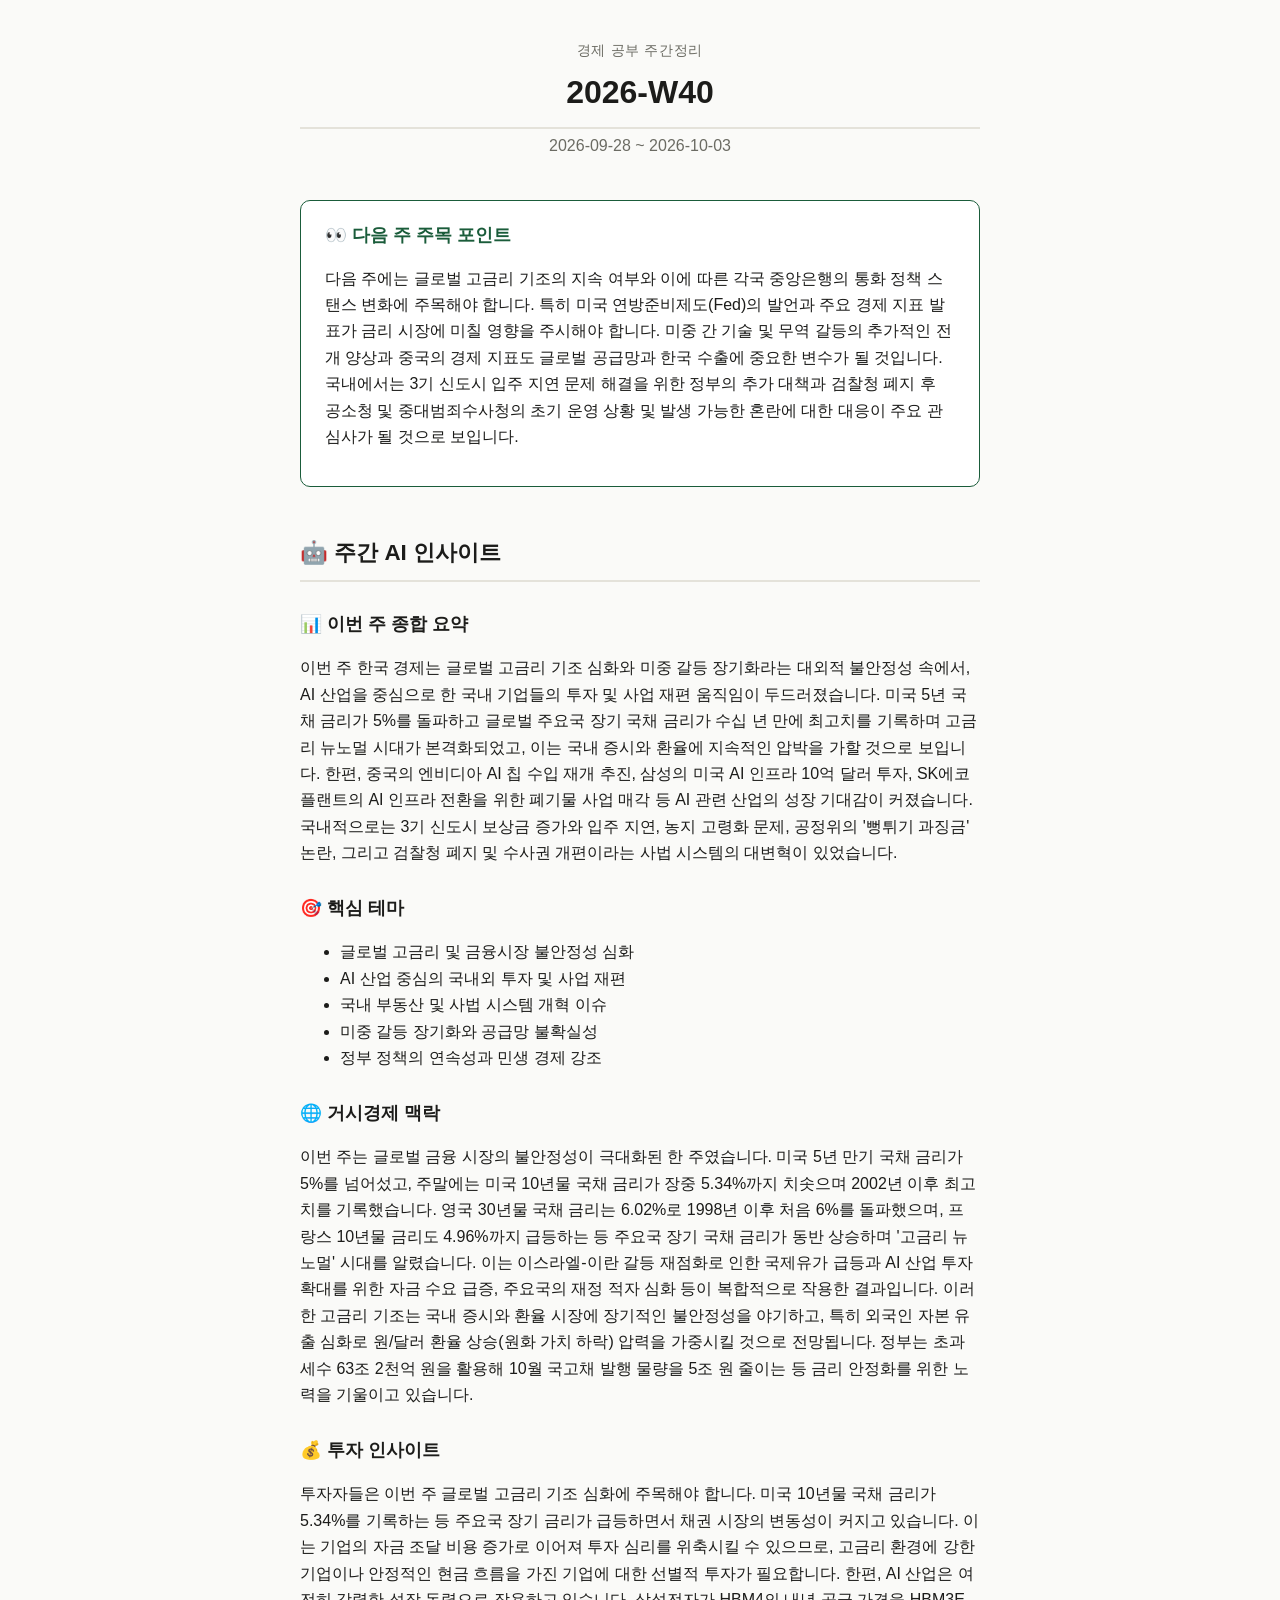
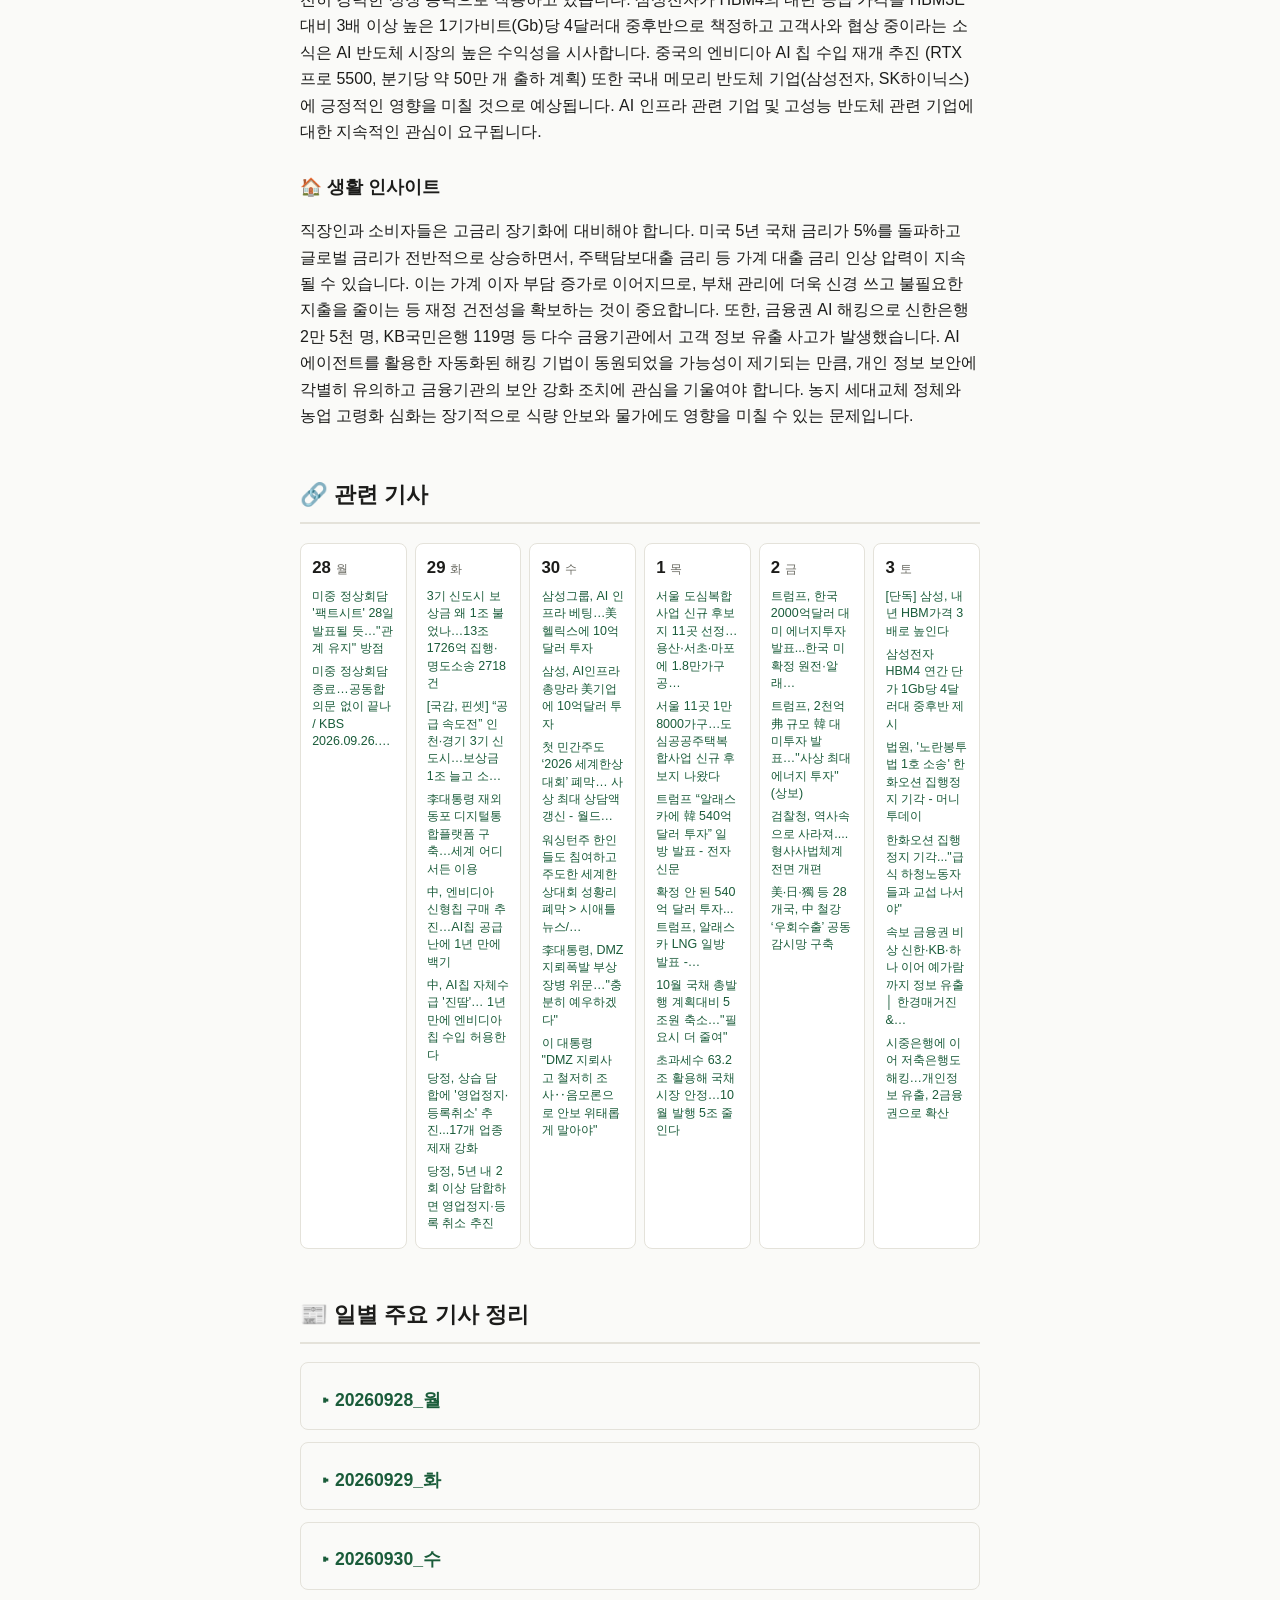
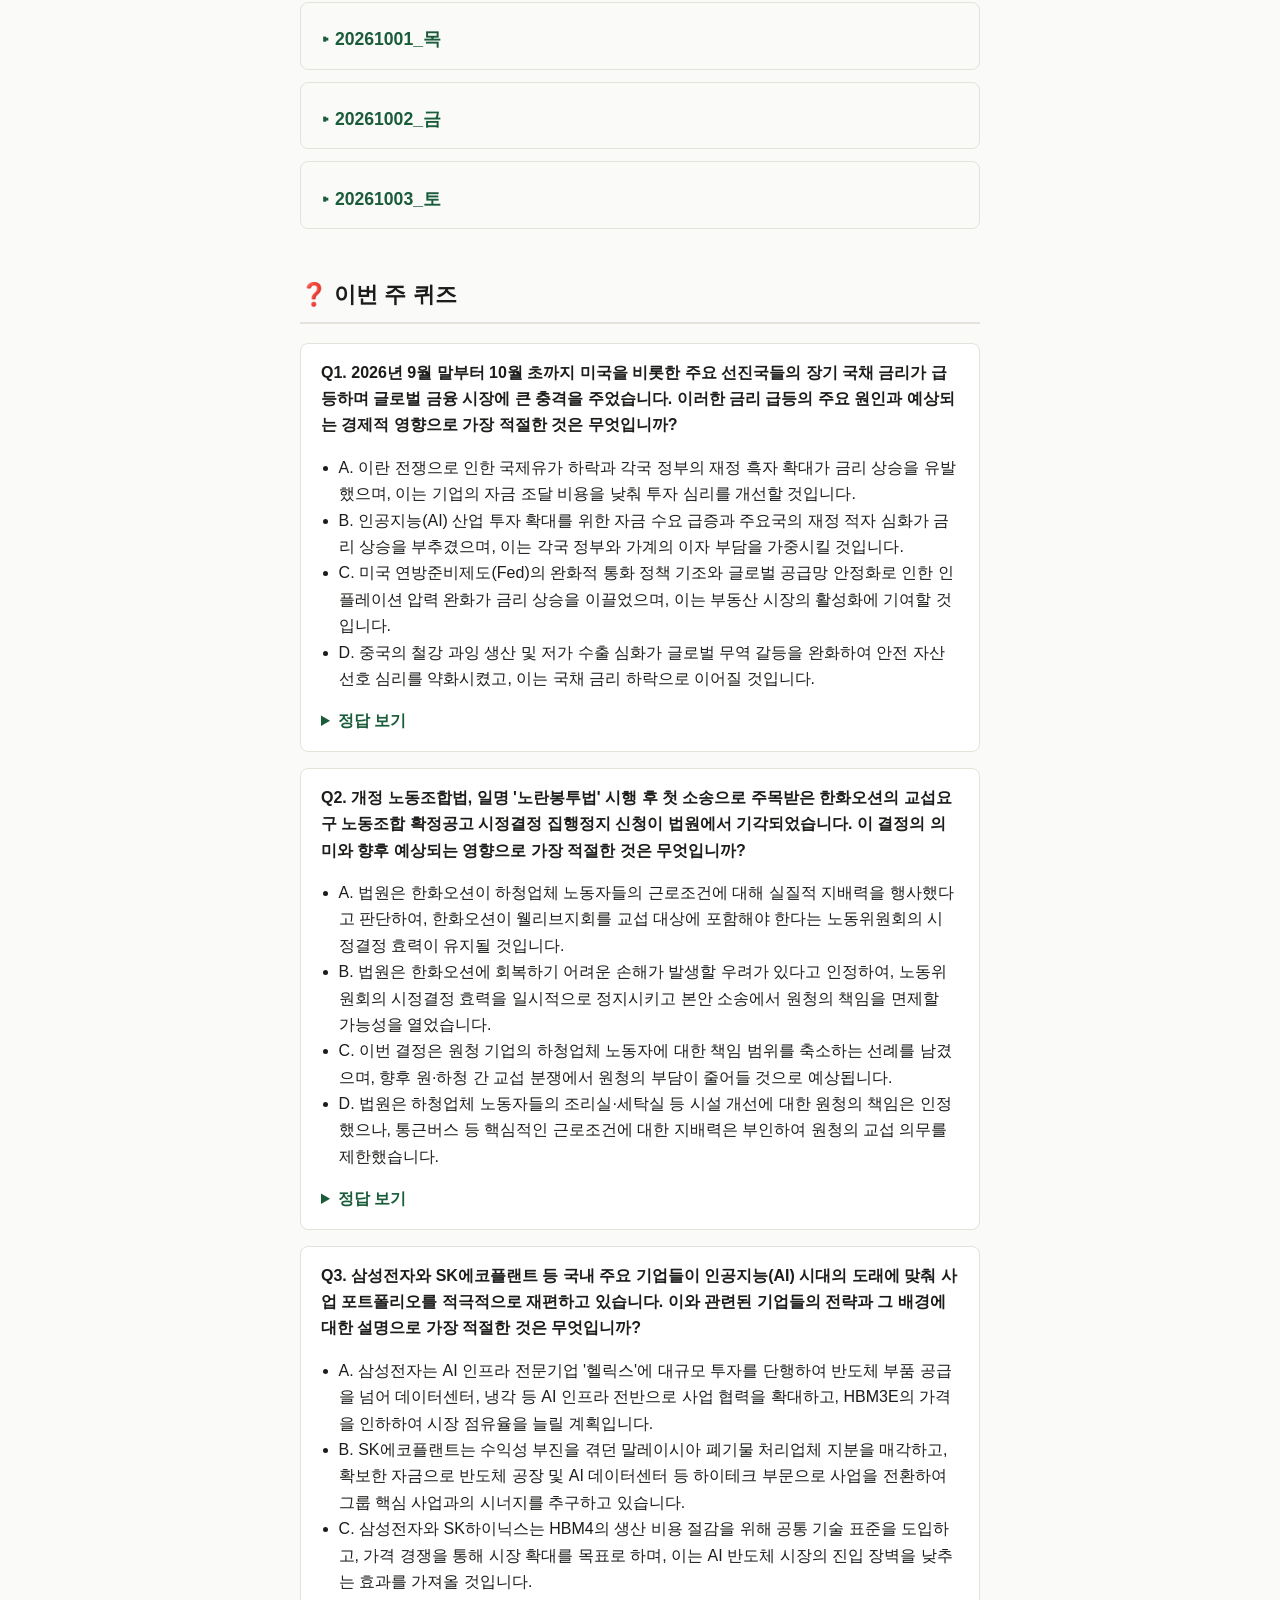
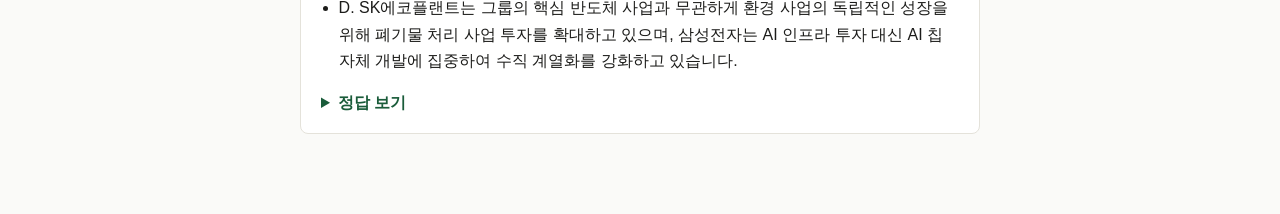
<file: docs/weeks/2026-W40.html>
<!doctype html>
<html lang="ko">
<head>
<meta charset="utf-8">
<meta name="viewport" content="width=device-width, initial-scale=1">
<title>2026-W40 경제 공부 주간정리</title>
<link rel="stylesheet" href="../style.css">
</head>
<body>
  <header>
    <p class="site-name">경제 공부 주간정리</p>
    <h1>2026-W40</h1>
    <p class="period">2026-09-28 ~ 2026-10-03</p>
  </header>

  <section class="next-watch">
    <h2>👀 다음 주 주목 포인트</h2>
    <p>다음 주에는 글로벌 고금리 기조의 지속 여부와 이에 따른 각국 중앙은행의 통화 정책 스탠스 변화에 주목해야 합니다. 특히 미국 연방준비제도(Fed)의 발언과 주요 경제 지표 발표가 금리 시장에 미칠 영향을 주시해야 합니다. 미중 간 기술 및 무역 갈등의 추가적인 전개 양상과 중국의 경제 지표도 글로벌 공급망과 한국 수출에 중요한 변수가 될 것입니다. 국내에서는 3기 신도시 입주 지연 문제 해결을 위한 정부의 추가 대책과 검찰청 폐지 후 공소청 및 중대범죄수사청의 초기 운영 상황 및 발생 가능한 혼란에 대한 대응이 주요 관심사가 될 것으로 보입니다.</p>
  </section>

  <section class="insights">
    <h1>🤖 주간 AI 인사이트</h1>
    <h2>📊 이번 주 종합 요약</h2>
    <p>이번 주 한국 경제는 글로벌 고금리 기조 심화와 미중 갈등 장기화라는 대외적 불안정성 속에서, AI 산업을 중심으로 한 국내 기업들의 투자 및 사업 재편 움직임이 두드러졌습니다. 미국 5년 국채 금리가 5%를 돌파하고 글로벌 주요국 장기 국채 금리가 수십 년 만에 최고치를 기록하며 고금리 뉴노멀 시대가 본격화되었고, 이는 국내 증시와 환율에 지속적인 압박을 가할 것으로 보입니다. 한편, 중국의 엔비디아 AI 칩 수입 재개 추진, 삼성의 미국 AI 인프라 10억 달러 투자, SK에코플랜트의 AI 인프라 전환을 위한 폐기물 사업 매각 등 AI 관련 산업의 성장 기대감이 커졌습니다. 국내적으로는 3기 신도시 보상금 증가와 입주 지연, 농지 고령화 문제, 공정위의 '뻥튀기 과징금' 논란, 그리고 검찰청 폐지 및 수사권 개편이라는 사법 시스템의 대변혁이 있었습니다.</p>
    <h2>🎯 핵심 테마</h2>
    <ul><li>글로벌 고금리 및 금융시장 불안정성 심화</li><li>AI 산업 중심의 국내외 투자 및 사업 재편</li><li>국내 부동산 및 사법 시스템 개혁 이슈</li><li>미중 갈등 장기화와 공급망 불확실성</li><li>정부 정책의 연속성과 민생 경제 강조</li></ul>
    <h2>🌐 거시경제 맥락</h2>
    <p>이번 주는 글로벌 금융 시장의 불안정성이 극대화된 한 주였습니다. 미국 5년 만기 국채 금리가 5%를 넘어섰고, 주말에는 미국 10년물 국채 금리가 장중 5.34%까지 치솟으며 2002년 이후 최고치를 기록했습니다. 영국 30년물 국채 금리는 6.02%로 1998년 이후 처음 6%를 돌파했으며, 프랑스 10년물 금리도 4.96%까지 급등하는 등 주요국 장기 국채 금리가 동반 상승하며 '고금리 뉴노멀' 시대를 알렸습니다. 이는 이스라엘-이란 갈등 재점화로 인한 국제유가 급등과 AI 산업 투자 확대를 위한 자금 수요 급증, 주요국의 재정 적자 심화 등이 복합적으로 작용한 결과입니다. 이러한 고금리 기조는 국내 증시와 환율 시장에 장기적인 불안정성을 야기하고, 특히 외국인 자본 유출 심화로 원/달러 환율 상승(원화 가치 하락) 압력을 가중시킬 것으로 전망됩니다. 정부는 초과세수 63조 2천억 원을 활용해 10월 국고채 발행 물량을 5조 원 줄이는 등 금리 안정화를 위한 노력을 기울이고 있습니다.</p>
    <h2>💰 투자 인사이트</h2>
    <p>투자자들은 이번 주 글로벌 고금리 기조 심화에 주목해야 합니다. 미국 10년물 국채 금리가 5.34%를 기록하는 등 주요국 장기 금리가 급등하면서 채권 시장의 변동성이 커지고 있습니다. 이는 기업의 자금 조달 비용 증가로 이어져 투자 심리를 위축시킬 수 있으므로, 고금리 환경에 강한 기업이나 안정적인 현금 흐름을 가진 기업에 대한 선별적 투자가 필요합니다. 한편, AI 산업은 여전히 강력한 성장 동력으로 작용하고 있습니다. 삼성전자가 HBM4의 내년 공급 가격을 HBM3E 대비 3배 이상 높은 1기가비트(Gb)당 4달러대 중후반으로 책정하고 고객사와 협상 중이라는 소식은 AI 반도체 시장의 높은 수익성을 시사합니다. 중국의 엔비디아 AI 칩 수입 재개 추진 (RTX 프로 5500, 분기당 약 50만 개 출하 계획) 또한 국내 메모리 반도체 기업(삼성전자, SK하이닉스)에 긍정적인 영향을 미칠 것으로 예상됩니다. AI 인프라 관련 기업 및 고성능 반도체 관련 기업에 대한 지속적인 관심이 요구됩니다.</p>
    <h2>🏠 생활 인사이트</h2>
    <p>직장인과 소비자들은 고금리 장기화에 대비해야 합니다. 미국 5년 국채 금리가 5%를 돌파하고 글로벌 금리가 전반적으로 상승하면서, 주택담보대출 금리 등 가계 대출 금리 인상 압력이 지속될 수 있습니다. 이는 가계 이자 부담 증가로 이어지므로, 부채 관리에 더욱 신경 쓰고 불필요한 지출을 줄이는 등 재정 건전성을 확보하는 것이 중요합니다. 또한, 금융권 AI 해킹으로 신한은행 2만 5천 명, KB국민은행 119명 등 다수 금융기관에서 고객 정보 유출 사고가 발생했습니다. AI 에이전트를 활용한 자동화된 해킹 기법이 동원되었을 가능성이 제기되는 만큼, 개인 정보 보안에 각별히 유의하고 금융기관의 보안 강화 조치에 관심을 기울여야 합니다. 농지 세대교체 정체와 농업 고령화 심화는 장기적으로 식량 안보와 물가에도 영향을 미칠 수 있는 문제입니다.</p>
  </section>

  
      <section class="link-calendar-section">
        <h1>🔗 관련 기사</h1>
        <div class="link-calendar">
          <div class="link-day">
            <div class="link-day-head">28<span>월</span></div>
            <ul class="link-list"><li><a href="https://news.tvchosun.com/site/data/html_dir/2026/09/26/2026092690003.html" target="_blank" rel="noopener noreferrer">미중 정상회담 '팩트시트' 28일 발표될 듯…"관계 유지" 방점</a></li><li><a href="https://www.youtube.com/watch?v=viW1eMj5sTA" target="_blank" rel="noopener noreferrer">미중 정상회담 종료…공동합의문 없이 끝나 / KBS  2026.09.26.…</a></li></ul>
          </div>
          <div class="link-day">
            <div class="link-day-head">29<span>화</span></div>
            <ul class="link-list"><li><a href="https://www.news33.net/news/articleView.html?idxno=118274" target="_blank" rel="noopener noreferrer">3기 신도시 보상금 왜 1조 불었나…13조1726억 집행·명도소송 2718건</a></li><li><a href="https://www.incheonilbo.com/news/articleView.html?idxno=1333053" target="_blank" rel="noopener noreferrer">[국감, 핀셋] “공급 속도전” 인천·경기 3기 신도시…보상금 1조 늘고 소…</a></li><li><a href="https://www.hankyung.com/article/2026092801567" target="_blank" rel="noopener noreferrer">李대통령 재외동포 디지털통합플랫폼 구축…세계 어디서든 이용</a></li><li><a href="https://www.hankyung.com/article/2026092805051" target="_blank" rel="noopener noreferrer">中, 엔비디아 신형칩 구매 추진…AI칩 공급난에 1년 만에 백기</a></li><li><a href="https://v.daum.net/v/1daWqFgRS0?f=p" target="_blank" rel="noopener noreferrer">中, AI칩 자체수급 '진땀'… 1년만에 엔비디아칩 수입 허용한다</a></li><li><a href="https://www.hg-times.com/news/articleView.html?idxno=305595" target="_blank" rel="noopener noreferrer">당정, 상습 담합에 '영업정지·등록취소' 추진...17개 업종 제재 강화</a></li><li><a href="https://www.seoul.co.kr/news/politics/2026/09/29/20260929008003" target="_blank" rel="noopener noreferrer">당정, 5년 내 2회 이상 담합하면 영업정지·등록 취소 추진</a></li></ul>
          </div>
          <div class="link-day">
            <div class="link-day-head">30<span>수</span></div>
            <ul class="link-list"><li><a href="https://www.hankyung.com/article/2026092928241" target="_blank" rel="noopener noreferrer">삼성그룹, AI 인프라 베팅…美 헬릭스에 10억달러 투자</a></li><li><a href="https://www.donga.com/news/Economy/article/all/20260930/134756286/2" target="_blank" rel="noopener noreferrer">삼성, AI인프라 총망라 美기업에 10억달러 투자</a></li><li><a href="https://worldkorean.net/news/articleView.html?idxno=57887" target="_blank" rel="noopener noreferrer">첫 민간주도 ‘2026 세계한상대회’ 폐막… 사상 최대 상담액 갱신 - 월드…</a></li><li><a href="https://www.seattlen.com/hot/68122" target="_blank" rel="noopener noreferrer">워싱턴주 한인들도 침여하고 주도한 세계한상대회 성황리 폐막 &gt; 시애틀 뉴스/…</a></li><li><a href="https://www.newspim.com/news/view/20260930000842" target="_blank" rel="noopener noreferrer">李대통령, DMZ 지뢰폭발 부상 장병 위문…"충분히 예우하겠다"</a></li><li><a href="https://imnews.imbc.com/news/2026/politics/article/6854699_36911.html" target="_blank" rel="noopener noreferrer">이 대통령 "DMZ 지뢰사고 철저히 조사‥음모론으로 안보 위태롭게 말아야"</a></li></ul>
          </div>
          <div class="link-day">
            <div class="link-day-head">1<span>목</span></div>
            <ul class="link-list"><li><a href="https://www.mt.co.kr/index.php/estate/2026/09/30/2026093009510673322" target="_blank" rel="noopener noreferrer">서울 도심복합사업 신규 후보지 11곳 선정…용산·서초·마포에 1.8만가구 공…</a></li><li><a href="https://www.hankyung.com/article/202609303665i" target="_blank" rel="noopener noreferrer">서울 11곳 1만8000가구…도심공공주택복합사업 신규 후보지 나왔다</a></li><li><a href="https://www.etnews.com/20261001000024" target="_blank" rel="noopener noreferrer">트럼프 “알래스카에 韓 540억달러 투자” 일방 발표 - 전자신문</a></li><li><a href="https://www.youtube.com/watch?v=4JwJC4V8eHg" target="_blank" rel="noopener noreferrer">확정 안 된 540억 달러 투자...트럼프, 알래스카 LNG 일방 발표 -…</a></li><li><a href="https://www.yna.co.kr/view/AKR20261001176300002" target="_blank" rel="noopener noreferrer">10월 국채 총발행 계획대비 5조원 축소…"필요시 더 줄여"</a></li><li><a href="https://www.newspim.com/news/view/20261001001382" target="_blank" rel="noopener noreferrer">초과세수 63.2조 활용해 국채시장 안정…10월 발행 5조 줄인다</a></li></ul>
          </div>
          <div class="link-day">
            <div class="link-day-head">2<span>금</span></div>
            <ul class="link-list"><li><a href="https://www.asiatoday.co.kr/kn/view.php?key=20261001010000013" target="_blank" rel="noopener noreferrer">트럼프, 한국 2000억달러 대미 에너지투자 발표...한국 미확정 원전·알래…</a></li><li><a href="https://news.einfomax.co.kr/news/articleView.html?idxno=4437223" target="_blank" rel="noopener noreferrer">트럼프, 2천억弗 규모 韓 대미투자 발표…"사상 최대 에너지 투자"(상보)</a></li><li><a href="https://www.ourtoday.co.kr/news/article.html?no=31545" target="_blank" rel="noopener noreferrer">검찰청, 역사속으로 사라져....형사사법체계 전면 개편</a></li><li><a href="https://v.daum.net/v/20260930203546677" target="_blank" rel="noopener noreferrer">美·日·獨 등 28개국, 中 철강 ‘우회수출’ 공동 감시망 구축</a></li></ul>
          </div>
          <div class="link-day">
            <div class="link-day-head">3<span>토</span></div>
            <ul class="link-list"><li><a href="https://v.daum.net/v/20261002173609811?f=p" target="_blank" rel="noopener noreferrer">[단독] 삼성, 내년 HBM가격 3배로 높인다</a></li><li><a href="https://www.moneytoring.ai/mv/2239628" target="_blank" rel="noopener noreferrer">삼성전자 HBM4 연간 단가 1Gb당 4달러대 중후반 제시</a></li><li><a href="https://www.mt.co.kr/society/2026/10/02/2026100218160726371" target="_blank" rel="noopener noreferrer">법원, '노란봉투법 1호 소송' 한화오션 집행정지 기각 - 머니투데이</a></li><li><a href="https://www.ytn.co.kr/_ln/0103_202610021857322737" target="_blank" rel="noopener noreferrer">한화오션 집행정지 기각..."급식 하청노동자들과 교섭 나서야"</a></li><li><a href="https://magazine.hankyung.com/business/article/202610031824b" target="_blank" rel="noopener noreferrer">속보 금융권 비상 신한·KB·하나 이어 예가람까지 정보 유출 │ 한경매거진&amp;…</a></li><li><a href="https://www.chosun.com/economy/economy_general/2026/10/03/BQQTKL7WWVHCBKMFXXVGOEOKTE/" target="_blank" rel="noopener noreferrer">시중은행에 이어 저축은행도 해킹…개인정보 유출, 2금융권으로 확산</a></li></ul>
          </div></div>
      </section>

  <section class="daily">
    <h1>📰 일별 주요 기사 정리</h1>
    
      <details class="day">
        <summary>20260928_월</summary>
        
        <article class="story">
          <h3>▶ 美 5년 국채 5% 돌파 <span class="story-type"></span></h3>
          <p><strong>무슨 일</strong> 2026년 9월 28일, 미국 5년 만기 국채 금리가 5%를 넘어섰다. 이는 고금리 기조가 새로운 표준(뉴노멀)으로 자리 잡았음을 시사하며, 글로벌 금융 시장에 긴장감을 높이고 있다.</p>
          <p><strong>배경/논의 내용</strong> 이스라엘-이란 갈등 재점화로 국제유가가 급등하여 인플레이션 압력이 가중되었고, 인공지능(AI) 산업 투자 확대를 위한 자금 수요가 급증했다. 또한, 미국 연방정부의 재정 적자 심화와 연방준비제도(Fed)의 지속적인 긴축 기조가 복합적으로 작용하여 금리 상승을 부추겼다.</p>
          <p><strong>효과/시사점</strong> 국내 증시와 환율 시장에 장기적인 불안정성을 야기할 것으로 전망된다. 특히, 외국인 자본 유출 심화로 원/달러 환율이 상승(원화 가치 하락)하고, 국내 기업들의 자금 조달 비용 증가로 투자 심리가 위축될 수 있다.</p>
        </article>
        <article class="story">
          <h3>▶ 농지 세대교체, 청년농 비중 1%대 정체 <span class="story-type"></span></h3>
          <p><strong>무슨 일</strong> 한국 농업의 고령화가 심화되는 가운데, 2040년 고령농 비중이 76.1%까지 치솟는 반면 청년농 비중은 1.2% 수준에서 좀처럼 늘지 않을 것이라는 전망이 나왔다.</p>
          <p><strong>배경/논의 내용</strong> 2024~2025년 농지이양 은퇴직불에 가입한 고령농 3792명에게 지급된 직불금이 월평균 31만원에 불과해 고령농이 농지를 넘기고 은퇴할 경제적 유인이 부족하다. 이는 청년층의 농지 승계·매입을 어렵게 해 젊은 인력의 농업 유입을 저해한다.</p>
          <p><strong>효과/시사점</strong> 한국 농업의 생산성 저하와 경쟁력 약화가 심화될 것으로 예상된다. 젊은 인력 유입이 없어 혁신적인 농업 기술 도입이나 규모의 경제 실현이 어려워지며, 장기적으로 식량 안보에도 부정적인 영향을 미칠 수 있다. 정부는 '농지 세대교체'를 위한 실질적인 정책 마련이 시급하다.</p>
        </article>
        <article class="story">
          <h3>▶ 미중 정상회담 결렬 <span class="story-type"></span></h3>
          <p><strong>무슨 일</strong> 2026년 9월 28일, 미국과 중국 간의 정상회담이 주요 현안에 대한 합의 없이 결렬되었다. 이는 양국 관계의 불확실성을 더욱 증폭시키며, 글로벌 경제에 긴장감을 더하고 있다.</p>
          <p><strong>배경/논의 내용</strong> 회담에서는 민감한 기술 경쟁, 특히 희토류 공급망과 인공지능(AI) 분야에서의 주도권 다툼이 주요 의제로 논의되었으나, 양측의 입장 차이를 좁히지 못했다. 미국이 제안한 300억 달러 규모의 경제적 인센티브도 핵심 쟁점 해결에는 역부족이었던 것으로 알려졌다.</p>
          <p><strong>효과/시사점</strong> 미중 간의 무역 및 기술 갈등이 장기화되거나 심화될 가능성이 크다. 이는 글로벌 공급망에 추가적인 불확실성을 더하고, 한국을 비롯한 세계 경제에 부정적인 영향을 미칠 수 있다. 특히 AI 및 첨단 기술 분야에서의 협력 둔화는 관련 산업의 성장을 저해할 우려가 있다.</p>
        </article>
        
      </details>
      <details class="day">
        <summary>20260929_화</summary>
        
        <article class="story">
          <h3>▶ 3기 신도시 보상금 1조 초과, 소송 2718건 <span class="story-type"></span></h3>
          <p><strong>무슨 일</strong> 3기 신도시 5개 지구의 보상금이 당초 예상보다 1조 276억원(8.5%) 증가한 13조 1726억원 집행되었으며, 토지·건물 인도를 둘러싼 명도소송이 2718건 제기되었다.</p>
          <p><strong>배경/논의 내용</strong> 신도시 지정 후 실제 보상까지 시간이 흐르며 토지 가격이 상승하고, 감정평가 및 협의 과정에서 보상액이 조정된 영향이 복합적으로 작용했다. 또한, 보상액 및 이주 조건에 대한 최종 협의가 원활하지 않아 명도소송이 다수 발생했다.</p>
          <p><strong>효과/시사점</strong> 남양주왕숙2 지구는 당초 2026년 입주 계획이 2029년 2월로, 하남교산은 2027년에서 2029년 6월로 늦춰지는 등 일부 지구의 입주가 2년 이상 지연되었다. 정부는 신규 공공택지 보상 기간을 기존 44개월에서 24개월로 단축하는 방안을 추진 중이다.</p>
        </article>
        <article class="story">
          <h3>▶ 李대통령, 재외동포 디지털통합플랫폼 구축 발표 <span class="story-type"></span></h3>
          <p><strong>무슨 일</strong> 이재명 대통령이 9월 28일 인천 송도에서 열린 제20회 세계한인의 날 기념식에서, 전 세계 재외동포가 하나의 창구에서 정부 서비스를 이용할 수 있는 재외동포 디지털통합플랫폼을 구축하겠다고 밝혔다.</p>
          <p><strong>배경/논의 내용</strong> 재외동포들이 세계 각지에 흩어져 있어 정책 정보와 동포사회가 분절돼 있던 문제를 해소하고, 세계 어디서든 편리하게 정부 서비스를 이용할 수 있도록 하기 위함이다. 재외동포청은 이를 위한 예산 34억 원을 신설했다.</p>
          <p><strong>효과/시사점</strong> 재외동포청은 내년까지 민원·소통 커뮤니티 기능을 통합한 플랫폼을 구축해 전 세계 동포가 하나의 창구에서 서비스를 이용할 수 있도록 할 계획이며, 동포사회와 정책 정보 연결을 강화하는 계기가 될 것으로 기대된다.</p>
        </article>
        <article class="story">
          <h3>▶ 中, 엔비디아 AI칩 수입 재개 추진 <span class="story-type"></span></h3>
          <p><strong>무슨 일</strong> 중국 정부가 알리바바, 바이트댄스 등 자국 빅테크 기업들에 엔비디아의 신형 AI 칩 'RTX 프로 5500' 구매를 허용할 방침인 것으로 알려졌다. 이는 1년여 만에 엔비디아의 중국 AI 시장 복귀를 의미한다.</p>
          <p><strong>배경/논의 내용</strong> 중국 내 AI 연산 수요가 급증하고 있으나, 미국의 첨단 반도체 수출 통제와 자국 칩만으로는 이를 감당하기 어려운 상황에 직면했기 때문이다. 바이트댄스는 약 100만 개의 칩 주문을 검토 중인 것으로 알려졌다.</p>
          <p><strong>효과/시사점</strong> 엔비디아는 오는 12월 말부터 중국에 분기당 약 50만 개의 칩을 출하할 계획이며, 이는 약 18조 원 규모의 대형 계약으로 이어질 수 있다. 특히, 엔비디아 GPU에 탑재되는 고성능 D램인 GDDR7을 공급하는 삼성전자와 SK하이닉스 등 국내 메모리 반도체 기업들의 실적 호재가 기대된다.</p>
        </article>
        <article class="story">
          <h3>▶ 당정, 상습담합 '투스트라이크 아웃' 추진 <span class="story-type"></span></h3>
          <p><strong>무슨 일</strong> 더불어민주당과 정부가 5년 내 2회 이상 담합을 저지른 상습 담합 사업자에 대해 등록 취소나 영업 정지까지 가능하도록 제재를 대폭 강화하는 '반복 담합 근절 입법 추진방안'을 발표했다.</p>
          <p><strong>배경/논의 내용</strong> 민생 분야에서 고질적인 담합이 반복적으로 발생하여 시장 경제의 근간을 훼손하고 소비자에게 피해를 주기 때문이다. 올해 상반기 설탕, 밀가루 등 20조 원대 담합이 다시 드러난 점도 배경이다.</p>
          <p><strong>효과/시사점</strong> 안전·생명, 에너지·산업, 환경, 운송 등 국민 생활과 밀접한 4대 분야 17개 업종이 제재 대상에 포함되며, 관련 법안은 국정감사 이후 본격적인 입법 논의에 들어갈 예정이다. 담합 처분 시효도 현행 12년에서 최대 15년까지 연장된다.</p>
        </article>
        <div class="terms"><h4>📖 용어 정리</h4><ul><li><strong>닥공</strong> — '닥치고 공급'의 줄임말로, 정부가 주택 공급을 최우선 과제로 삼아 속도감 있게 추진하겠다는 의지를 표현하는 용어이다.</li></ul></div>
      </details>
      <details class="day">
        <summary>20260930_수</summary>
        
        <article class="story">
          <h3>▶ 삼성, 美 AI 인프라 10억달러 투자 <span class="story-type"></span></h3>
          <p><strong>무슨 일</strong> 삼성전자, 삼성물산, 삼성SDS, 삼성SDI, 삼성생명, 삼성화재 등 삼성 6개 계열사가 미국의 AI 인프라 전문기업 '헬릭스 디지털 인프라스트럭처'에 총 10억 달러(약 1조 3600억 원)를 투자하기로 결정했다.</p>
          <p><strong>배경/논의 내용</strong> 이번 투자는 반도체 부품 공급을 넘어 데이터센터, 냉각, 전력 등 AI 인프라 전반으로 사업 협력을 확대하고, 급증하는 AI 수요에 맞춰 차세대 AI 리더십을 확보하기 위함이다. 헬릭스는 2026년 6월 출범한 하이퍼스케일 데이터센터 개발·운영 전문 기업이다.</p>
          <p><strong>효과/시사점</strong> 삼성은 KKR, 엔비디아, 미국 전력회사 비스트라 등과 함께 헬릭스의 창립 투자자로 참여하며, 반도체, 냉각, 데이터센터 구축 등 각 계열사의 역량을 연계해 AI 인프라 생태계 구축에 직접 기여할 예정이다. 이는 삼성의 부품 경쟁력을 시스템 및 인프라 차원의 영향력으로 확장하는 계기가 될 것으로 기대된다.</p>
        </article>
        <article class="story">
          <h3>▶ 세계한상대회, 민간 주도 전환 <span class="story-type"></span></h3>
          <p><strong>무슨 일</strong> 2026년 9월 28일부터 나흘간 인천 송도에서 제24차 세계한상대회가 열렸으며, 2002년부터 정부 주도로 운영되던 대회가 24년 만에 처음으로 민간 중심 운영으로 전환됐다.</p>
          <p><strong>배경/논의 내용</strong> 민간 자율성을 바탕으로 재외동포 경제인들의 비즈니스 기능을 강화하고, 한상 네트워크를 활성화하여 실질적인 경제적 성과를 창출하기 위함이다.</p>
          <p><strong>효과/시사점</strong> 이번 대회는 400여 개의 부스가 운영되고 VC(벤처캐피탈) 포럼이 성황리에 개최되는 등 활발한 비즈니스 교류의 장이 마련되어, 재외동포 경제인들의 단합과 경제 활성화에 기여할 것으로 전망된다.</p>
        </article>
        <article class="story">
          <h3>▶ 李대통령, DMZ 지뢰폭발 조사 지시 <span class="story-type"></span></h3>
          <p><strong>무슨 일</strong> 이재명 대통령은 2026년 9월 21일 발생한 비무장지대(DMZ) 지뢰 폭발 사고와 관련해 군 당국에 신속하고 철저한 조사를 통한 투명한 진상 규명을 지시했다.</p>
          <p><strong>배경/논의 내용</strong> 9월 29일 합동참모본부와 유엔군사령부의 현장 조사에서 북한군의 수지 반보병지뢰 1발이 발견되었으며, 이는 안보에 대한 국민적 우려를 해소하고 정확한 사실 관계를 파악하기 위한 조치이다.</p>
          <p><strong>효과/시사점</strong> 군 당국은 유언비어에 흔들리지 않고 진상 규명에 협조하여 필요한 조치를 취할 것으로 예상되며, 이는 DMZ 내 북한의 위협에 대한 정부의 단호한 대응 의지를 보여주는 계기가 될 것이다.</p>
        </article>
        <article class="story">
          <h3>▶ SK에코플랜트, 폐기물 사업 매각 <span class="story-type"></span></h3>
          <p><strong>무슨 일</strong> SK에코플랜트가 말레이시아 폐기물 처리업체 센바이로의 보유 지분 30% 전량을 프랑스 환경기업 베올리아에 매각하는 절차를 추진하고 있다.</p>
          <p><strong>배경/논의 내용</strong> 센바이로 지분은 2022년 5월 약 1500억 원에 인수했으나, 이후 수익성 부진 등을 이유로 2025년부터 매각을 추진해왔다. 이는 그룹 핵심인 반도체 사업 확대에 발맞춰 AI 인프라 전문기업으로 사업 포트폴리오를 재편하기 위함이다.</p>
          <p><strong>효과/시사점</strong> 이번 지분 매각을 통해 SK에코플랜트는 약 2000억 원 안팎의 자금을 확보할 것으로 예상되며, 이를 바탕으로 반도체 공장 및 AI 데이터센터 등 하이테크 부문으로 사업을 전환하고 재무 건전성을 개선할 계획이다. 2026년 12월 1일 SK에코엔지니어링을 흡수합병하여 경쟁력을 높일 예정이다.</p>
        </article>
        
      </details>
      <details class="day">
        <summary>20261001_목</summary>
        
        <article class="story">
          <h3>▶ 공정위 '뻥튀기 과징금' 논란 <span class="story-type"></span></h3>
          <p><strong>무슨 일</strong> 공정거래위원회가 한화오션(옛 대우조선해양)에 부과했던 153억 원의 과징금이 대법원에서 7억 원으로 대폭 감액 확정되며 '뻥튀기 제재' 논란이 재점화되었다.</p>
          <p><strong>배경/논의 내용</strong> 공정위는 2020년 11월 한화오션(옛 대우조선해양)의 하도급법 위반을 이유로 153억 원의 과징금을 부과했으나, 대법원은 정률과징금 방식으로 부과된 금액이 정액과징금 방식보다 20배 이상 많아 과도한 불균형이 발생했다고 판단해 7억 원으로 감액을 확정했다. 이는 공정위가 과도하게 과징금을 책정하는 경향이 있다는 비판을 낳고 있다.</p>
          <p><strong>효과/시사점</strong> 공정위의 과징금 부과 신뢰도 하락과 기업의 불필요한 사법 리스크 및 평판 훼손이 우려된다. 기업들은 고액 과징금으로 인한 부담과 장기간의 법정 다툼에 대한 피로감을 호소하고 있다.</p>
        </article>
        <article class="story">
          <h3>▶ 서울 도심 1.8만 가구 공급 <span class="story-type"></span></h3>
          <p><strong>무슨 일</strong> 정부가 서울 용산, 서초, 마포, 송파 등 10개 자치구 11곳을 '도심 공공주택 복합사업' 신규 후보지로 선정하고, 총 1만 8천여 가구의 주택을 공급할 계획을 2026년 10월 1일 발표했다. 이는 3년 만의 신규 후보지 선정이다.</p>
          <p><strong>배경/논의 내용</strong> '8·13 주택 신속공급 방안'의 후속 조치로, 서울 도심 내 주택 공급을 확대하여 주거 불안을 해소하고 시장 안정을 꾀하기 위함이다. 국토교통부는 지난 3월부터 5월까지 진행된 공모를 통해 44곳 중 11곳을 최종 확정했다.</p>
          <p><strong>효과/시사점</strong> 국토교통부는 2027년 상반기 예정지구 지정을 거쳐 2030년 하반기 착공을 목표로 사업을 추진할 예정이다. 이는 절차 간소화와 용적률 인센티브를 통해 도심 주택 공급 속도를 높이는 데 기여할 것으로 기대된다.</p>
        </article>
        <article class="story">
          <h3>▶ 트럼프, 韓 알래스카 LNG 투자 발표 <span class="story-type"></span></h3>
          <p><strong>무슨 일</strong> 도널드 트럼프 미국 대통령이 한국의 대미 투자 계획을 발표하며 알래스카 액화천연가스(LNG) 개발 사업에 540억 달러 규모의 한국 투자가 포함된다고 2026년 9월 30일(현지시각) 일방적으로 밝혔다.</p>
          <p><strong>배경/논의 내용</strong> 트럼프 대통령은 이를 미국 역사상 최대 규모의 에너지 인프라 투자 중 하나로 강조하며, 11월 중간선거를 앞두고 경제 성과를 부각하고 알래스카 지역 상원의원 재선을 지원하려는 의도로 풀이된다.</p>
          <p><strong>효과/시사점</strong> 한국 정부는 알래스카 LNG 사업이 '추후 협의' 사항이며 수익성을 검토 중이라고 밝혀 트럼프의 발표와 엇박자를 보였다. 이는 향후 한미 간 투자 협상에 대한 압박으로 작용할 수 있다.</p>
        </article>
        <article class="story">
          <h3>▶ 초과세수로 국채 발행 5조 감소 <span class="story-type"></span></h3>
          <p><strong>무슨 일</strong> 정부가 63조 2천억 원 규모의 초과세수를 활용하여 10월 국고채 발행 물량을 당초 계획보다 5조 원 줄이겠다고 2026년 10월 1일 발표했다.</p>
          <p><strong>배경/논의 내용</strong> 최근 국고채 금리가 상승하여 시장 불안이 가중되고 가계 및 정부의 이자 부담이 커지는 상황을 안정화하기 위함이다. 3년물 국고채 금리는 2026년 10월 1일 4.010%를 기록했다.</p>
          <p><strong>효과/시사점</strong> 국채 발행 감소와 3조 5천억 원 규모의 조기 상환(바이백)을 통해 채권 시장의 공급 부담을 완화하고 금리 안정에 기여할 것으로 기대된다. 정부는 시장 상황에 따라 11~12월에도 추가 발행 축소를 검토할 방침이다.</p>
        </article>
        
      </details>
      <details class="day">
        <summary>20261002_금</summary>
        
        <article class="story">
          <h3>▶ 한미 에너지 투자 갈등 <span class="story-type"></span></h3>
          <p><strong>무슨 일</strong> 도널드 트럼프 미국 대통령이 2026년 9월 30일 한국의 2,000억 달러 규모 대미 에너지 인프라 투자를 일방적으로 발표했으나, 한국 정부는 알래스카 LNG 사업 등의 상업성 검증을 전제로 신중한 입장을 표명하며 양국 간 이견이 발생했다.</p>
          <p><strong>배경/논의 내용</strong> 트럼프 대통령은 2026년 11월 중간선거를 앞두고 한국의 대규모 투자를 정치적으로 활용하려는 의도가 있었으며, 한국 정부는 알래스카 LNG 프로젝트의 막대한 건설비(멕시코만 유사 사업의 2배)로 인한 상업성 부족을 우려했다.</p>
          <p><strong>효과/시사점</strong> 한국 정부는 트럼프 대통령의 일방적 발표에 대해 상업적 합리성과 법적 절차 준수를 강조하며 신중한 입장을 유지했고, 트럼프는 2026년 10월 2일 한국이 투자에 응하지 않을 경우 추가 비용 부과를 시사하며 갈등이 심화되었다.</p>
        </article>
        <article class="story">
          <h3>▶ 검찰청 폐지, 수사권 개편 <span class="story-type"></span></h3>
          <p><strong>무슨 일</strong> 2026년 10월 2일, 78년 만에 검찰청이 공식 폐지되고 수사·기소 기능이 분리된 공소청과 중대범죄수사청(중수청)이 출범하며 대한민국 형사사법체계가 대대적으로 개편되었다.</p>
          <p><strong>배경/논의 내용</strong> 이번 개편은 검찰의 수사권과 기소권 독점으로 인한 권한 남용 및 정치적 중립성 논란을 해소하고, 수사-기소 분리를 통해 상호 견제와 균형을 이루기 위함이었다.</p>
          <p><strong>효과/시사점</strong> 특별사법경찰(특사경)의 수사 경험 및 전문성 부족, 기관별 기소율 편차(10~90%)에 대한 우려가 제기되었고, 대부분의 수사 업무를 맡게 된 경찰의 업무 부담이 가중될 것으로 전망된다. 중수청장 등 주요 인선 공백으로 초기 혼란도 예상된다.</p>
        </article>
        <article class="story">
          <h3>▶ 中 철강 우회수출 심화 <span class="story-type"></span></h3>
          <p><strong>무슨 일</strong> 2026년 9월 30일, 한국 등 28개국이 중국의 철강 과잉 생산 및 저가 수출에 대응하기 위한 공동 행동 프레임워크에 합의했음에도 불구하고, 중국은 반덤핑 관세를 우회하는 유사품 수출 '꼼수'를 지속하고 있다.</p>
          <p><strong>배경/논의 내용</strong> 중국은 국내 부동산 및 인프라 경기 둔화로 인한 내수 침체로 2025년 철강 수출량이 2020년 대비 153% 증가한 1억 3,100만 톤을 기록하는 등 과잉 생산 물량을 해외로 밀어내고 있다.</p>
          <p><strong>효과/시사점</strong> 중국산 열연도금강판(HGI) 수입은 2026년 8월까지 6만 7,600톤으로 전년 연간 총수입량(4만 톤)을 초과하며 국내 철강 업계의 수익성을 압박하고 고민을 심화시켰다. 국제 공조에도 불구하고 우회 수출 차단에 난항이 예상된다.</p>
        </article>
        <article class="story">
          <h3>▶ 靑 정책실장 하준경 임명 <span class="story-type"></span></h3>
          <p><strong>무슨 일</strong> 이재명 대통령은 2026년 10월 1일, 김용범 전 정책실장이 사퇴한 지 한 달 만에 하준경 경제성장수석을 신임 청와대 정책실장으로 승진 임명했다.</p>
          <p><strong>배경/논의 내용</strong> 이번 인사는 한 달간 이어진 정책 사령탑 공백을 해소하고, 이재명 정부의 '공정 성장' 기조를 유지하며 경제성장 성과를 국민이 체감할 수 있는 사회 정책으로 연결하는 데 중점을 두기 위함이다.</p>
          <p><strong>효과/시사점</strong> 정책실장 공백 해소로 정책 추진의 신뢰도를 높이고, 하준경 신임 실장은 복지, 일자리, 교육, 주거 등 민생과 직결된 사회정책 분야에서 국민이 체감할 수 있는 변화를 만들어갈 것으로 기대된다.</p>
        </article>
        
      </details>
      <details class="day">
        <summary>20261003_토</summary>
        
        <article class="story">
          <h3>▶ 삼성, 내년 HBM 가격 3배 인상 추진 <span class="story-type"></span></h3>
          <p><strong>무슨 일</strong> 삼성전자가 차세대 고대역폭메모리(HBM)인 HBM4의 내년 공급 가격을 현 주력 제품인 HBM3E보다 3배 이상 높은 1기가비트(Gb)당 4달러대 중후반으로 책정하고 고객사들과 협상 중이다.</p>
          <p><strong>배경/논의 내용</strong> HBM4의 업계 최고 수준 성능에 대한 삼성전자의 자신감과 AI 인프라 확산으로 인한 HBM 수요 급증이 가격 인상의 주요 배경이다. HBM은 일반 D램과 달리 연간 단위 장기 계약 비중이 높아 고객사와 미리 가격과 물량을 협의하는 구조다.</p>
          <p><strong>효과/시사점</strong> 삼성전자는 HBM4를 통해 상당한 수익을 창출할 계획이며, 내년 HBM 판매 가격은 전년 대비 100% 이상 상승할 것으로 분석된다. 그동안 HBM 시장을 선도해온 SK하이닉스와 삼성전자 간 HBM4 공급 확대를 두고 경쟁이 한층 치열해질 전망이다.</p>
        </article>
        <article class="story">
          <h3>▶ 한화오션, '노란봉투법 1호 소송' 집행정지 기각 <span class="story-type"></span></h3>
          <p><strong>무슨 일</strong> 서울행정법원 행정13부가 지난 1일 한화오션이 중앙노동위원회를 상대로 낸 교섭요구 노동조합 확정공고 시정결정 집행정지 신청을 기각했다. 이는 '노란봉투법'으로 불리는 개정 노동조합법 시행 후 제기된 1호 소송이다.</p>
          <p><strong>배경/논의 내용</strong> 법원은 한화오션에 회복하기 어려운 손해가 발생할 우려나 이를 막기 위해 효력을 정지해야 할 긴급한 필요성이 소명되지 않았다고 기각 이유를 밝혔다. 또한, 한화오션이 급식업체 웰리브 노동자들의 조리실·세탁실·통근버스 등 시설·설비 개선에 대해 실질적·구체적으로 지배·결정할 수 있다는 중노위 판단을 명백히 위법하다고 단정하기 어렵다고 봤다.</p>
          <p><strong>효과/시사점</strong> 이번 결정으로 한화오션은 본안 소송이 진행되는 동안에도 하청업체 노조인 웰리브지회를 교섭요구 노동조합에 포함해야 하는 노동위원회의 시정결정 효력이 유지된다. 이는 향후 유사한 원·하청 교섭 분쟁 및 관련 소송에 직접적인 영향을 미칠 것으로 예상되며, 산업 현장의 제도적 틀에 변화를 가져올 수 있다.</p>
        </article>
        <article class="story">
          <h3>▶ 금융권 AI 해킹, 고객정보 유출 확산 <span class="story-type"></span></h3>
          <p><strong>무슨 일</strong> 신한은행에서 약 2만 5천 명의 고객 정보가 유출된 데 이어, KB국민은행에서 119명, 하나은행에서 89명, 부산은행에서 외주 개발 직원 11명의 개인정보가 유출되는 등 국내 주요 금융기관에서 동시다발적인 해킹 사고가 발생했다.</p>
          <p><strong>배경/논의 내용</strong> 해킹 공격에 중국어 기반의 AI 침투 테스트 도구로 의심되는 흔적이 발견되었으며, AI 에이전트를 활용한 자동화된 해킹 기법이 동원되었을 가능성이 높게 제기되고 있다. 이번 해킹은 고객 금융거래 시스템이 아닌 직원용 모바일 업무지원 시스템 등 보안 사각지대를 노린 것으로 파악된다.</p>
          <p><strong>효과/시사점</strong> 금융당국은 연휴 기간에도 금융회사들의 보안 점검을 이어가며 정보 유출 경위와 원인 파악에 주력하고 있으며, 다음 주 추가 회의를 열어 피해 예방책을 논의할 예정이다. 금융권 전반의 보안 체계 재점검 요구가 커지고 있으며, 유출된 민감 정보로 인한 대규모 금전 피해 및 2차 범죄 발생 가능성에 대한 우려가 제기된다.</p>
        </article>
        <article class="story">
          <h3>▶ 미국채 5.5% 위협, 영·프 등 글로벌 금리 쇼크 <span class="story-type"></span></h3>
          <p><strong>무슨 일</strong> 미국 10년물 국채 금리가 장중 5.34%까지 오르며 2002년 이후 최고치를 기록했고, 영국 30년물 국채 금리는 6.02%로 1998년 이후 처음 6%를 넘어섰으며, 프랑스 10년물 금리도 4.96%까지 치솟는 등 주요국 장기 국채 금리가 수십 년 만에 최고 수준으로 동반 급등했다.</p>
          <p><strong>배경/논의 내용</strong> 이란 전쟁에 따른 고유가로 인한 인플레이션 우려, 주요국의 재정적자 확대, 인공지능(AI) 투자에 따른 민간 자금 수요 급증 등이 복합적으로 작용하여 장기 금리를 밀어 올리고 있다. 또한, 유럽 시장에서는 헤지펀드의 차익거래 포지션 청산이 프랑스 국채 금리 급등에 영향을 미쳤다.</p>
          <p><strong>효과/시사점</strong> 고금리 장기화는 각국 정부의 이자 부담을 크게 높이고, 기업과 가계의 자금 조달에도 부담을 안겨 미국 30년 고정 주택담보대출 평균 금리가 7.28%로 치솟는 등 실물경제에 충격이 확산되고 있다. 이는 글로벌 채권 시장의 '투매가 투매를 부르는' 악순환을 심화시키고 있으며, 시장 불안정성이 고조될 것으로 전망된다.</p>
        </article>
        
      </details>
  </section>

  
      <section class="quiz">
        <h1>❓ 이번 주 퀴즈</h1>
        
        <div class="quiz-item">
          <p class="quiz-question">Q1. 2026년 9월 말부터 10월 초까지 미국을 비롯한 주요 선진국들의 장기 국채 금리가 급등하며 글로벌 금융 시장에 큰 충격을 주었습니다. 이러한 금리 급등의 주요 원인과 예상되는 경제적 영향으로 가장 적절한 것은 무엇입니까?</p>
          <ul class="quiz-choices"><li>A. 이란 전쟁으로 인한 국제유가 하락과 각국 정부의 재정 흑자 확대가 금리 상승을 유발했으며, 이는 기업의 자금 조달 비용을 낮춰 투자 심리를 개선할 것입니다.</li><li>B. 인공지능(AI) 산업 투자 확대를 위한 자금 수요 급증과 주요국의 재정 적자 심화가 금리 상승을 부추겼으며, 이는 각국 정부와 가계의 이자 부담을 가중시킬 것입니다.</li><li>C. 미국 연방준비제도(Fed)의 완화적 통화 정책 기조와 글로벌 공급망 안정화로 인한 인플레이션 압력 완화가 금리 상승을 이끌었으며, 이는 부동산 시장의 활성화에 기여할 것입니다.</li><li>D. 중국의 철강 과잉 생산 및 저가 수출 심화가 글로벌 무역 갈등을 완화하여 안전 자산 선호 심리를 약화시켰고, 이는 국채 금리 하락으로 이어질 것입니다.</li></ul>
          <details>
            <summary>정답 보기</summary>
            <p><strong>정답: B</strong></p>
            <p>기사에 따르면 AI 투자 수요 증가, 주요국 재정 적자 심화, 이란 전쟁으로 인한 고유가 등이 금리 상승의 원인입니다. 이는 정부와 가계의 이자 부담을 가중시킵니다. 다른 선택지들은 원인이나 결과가 기사 내용과 반대되거나 관련이 없습니다.</p>
          </details>
        </div>
        <div class="quiz-item">
          <p class="quiz-question">Q2. 개정 노동조합법, 일명 '노란봉투법' 시행 후 첫 소송으로 주목받은 한화오션의 교섭요구 노동조합 확정공고 시정결정 집행정지 신청이 법원에서 기각되었습니다. 이 결정의 의미와 향후 예상되는 영향으로 가장 적절한 것은 무엇입니까?</p>
          <ul class="quiz-choices"><li>A. 법원은 한화오션이 하청업체 노동자들의 근로조건에 대해 실질적 지배력을 행사했다고 판단하여, 한화오션이 웰리브지회를 교섭 대상에 포함해야 한다는 노동위원회의 시정결정 효력이 유지될 것입니다.</li><li>B. 법원은 한화오션에 회복하기 어려운 손해가 발생할 우려가 있다고 인정하여, 노동위원회의 시정결정 효력을 일시적으로 정지시키고 본안 소송에서 원청의 책임을 면제할 가능성을 열었습니다.</li><li>C. 이번 결정은 원청 기업의 하청업체 노동자에 대한 책임 범위를 축소하는 선례를 남겼으며, 향후 원·하청 간 교섭 분쟁에서 원청의 부담이 줄어들 것으로 예상됩니다.</li><li>D. 법원은 하청업체 노동자들의 조리실·세탁실 등 시설 개선에 대한 원청의 책임은 인정했으나, 통근버스 등 핵심적인 근로조건에 대한 지배력은 부인하여 원청의 교섭 의무를 제한했습니다.</li></ul>
          <details>
            <summary>정답 보기</summary>
            <p><strong>정답: A</strong></p>
            <p>법원은 한화오션이 하청업체 노동자들의 근로조건에 실질적 지배력을 행사했다고 판단, 시정결정 효력이 유지됩니다. 이는 원청의 교섭 의무를 인정하는 선례가 되어 원·하청 교섭 분쟁에 영향을 미칠 것입니다. B, C, D는 기사 내용과 반대되거나 왜곡된 사실입니다.</p>
          </details>
        </div>
        <div class="quiz-item">
          <p class="quiz-question">Q3. 삼성전자와 SK에코플랜트 등 국내 주요 기업들이 인공지능(AI) 시대의 도래에 맞춰 사업 포트폴리오를 적극적으로 재편하고 있습니다. 이와 관련된 기업들의 전략과 그 배경에 대한 설명으로 가장 적절한 것은 무엇입니까?</p>
          <ul class="quiz-choices"><li>A. 삼성전자는 AI 인프라 전문기업 '헬릭스'에 대규모 투자를 단행하여 반도체 부품 공급을 넘어 데이터센터, 냉각 등 AI 인프라 전반으로 사업 협력을 확대하고, HBM3E의 가격을 인하하여 시장 점유율을 늘릴 계획입니다.</li><li>B. SK에코플랜트는 수익성 부진을 겪던 말레이시아 폐기물 처리업체 지분을 매각하고, 확보한 자금으로 반도체 공장 및 AI 데이터센터 등 하이테크 부문으로 사업을 전환하여 그룹 핵심 사업과의 시너지를 추구하고 있습니다.</li><li>C. 삼성전자와 SK하이닉스는 HBM4의 생산 비용 절감을 위해 공통 기술 표준을 도입하고, 가격 경쟁을 통해 시장 확대를 목표로 하며, 이는 AI 반도체 시장의 진입 장벽을 낮추는 효과를 가져올 것입니다.</li><li>D. SK에코플랜트는 그룹의 핵심 반도체 사업과 무관하게 환경 사업의 독립적인 성장을 위해 폐기물 처리 사업 투자를 확대하고 있으며, 삼성전자는 AI 인프라 투자 대신 AI 칩 자체 개발에 집중하여 수직 계열화를 강화하고 있습니다.</li></ul>
          <details>
            <summary>정답 보기</summary>
            <p><strong>정답: B</strong></p>
            <p>SK에코플랜트는 수익성 낮은 폐기물 사업을 매각하고 AI 데이터센터 등 하이테크 부문으로 전환하여 그룹 핵심 사업과 시너지를 추구합니다. 삼성전자는 AI 인프라에 투자하고 HBM4 가격 인상을 추진합니다. A, C, D는 기사 내용과 다르거나 인과관계가 틀렸습니다.</p>
          </details>
        </div>
      </section>

  
</body>
</html>
</file>
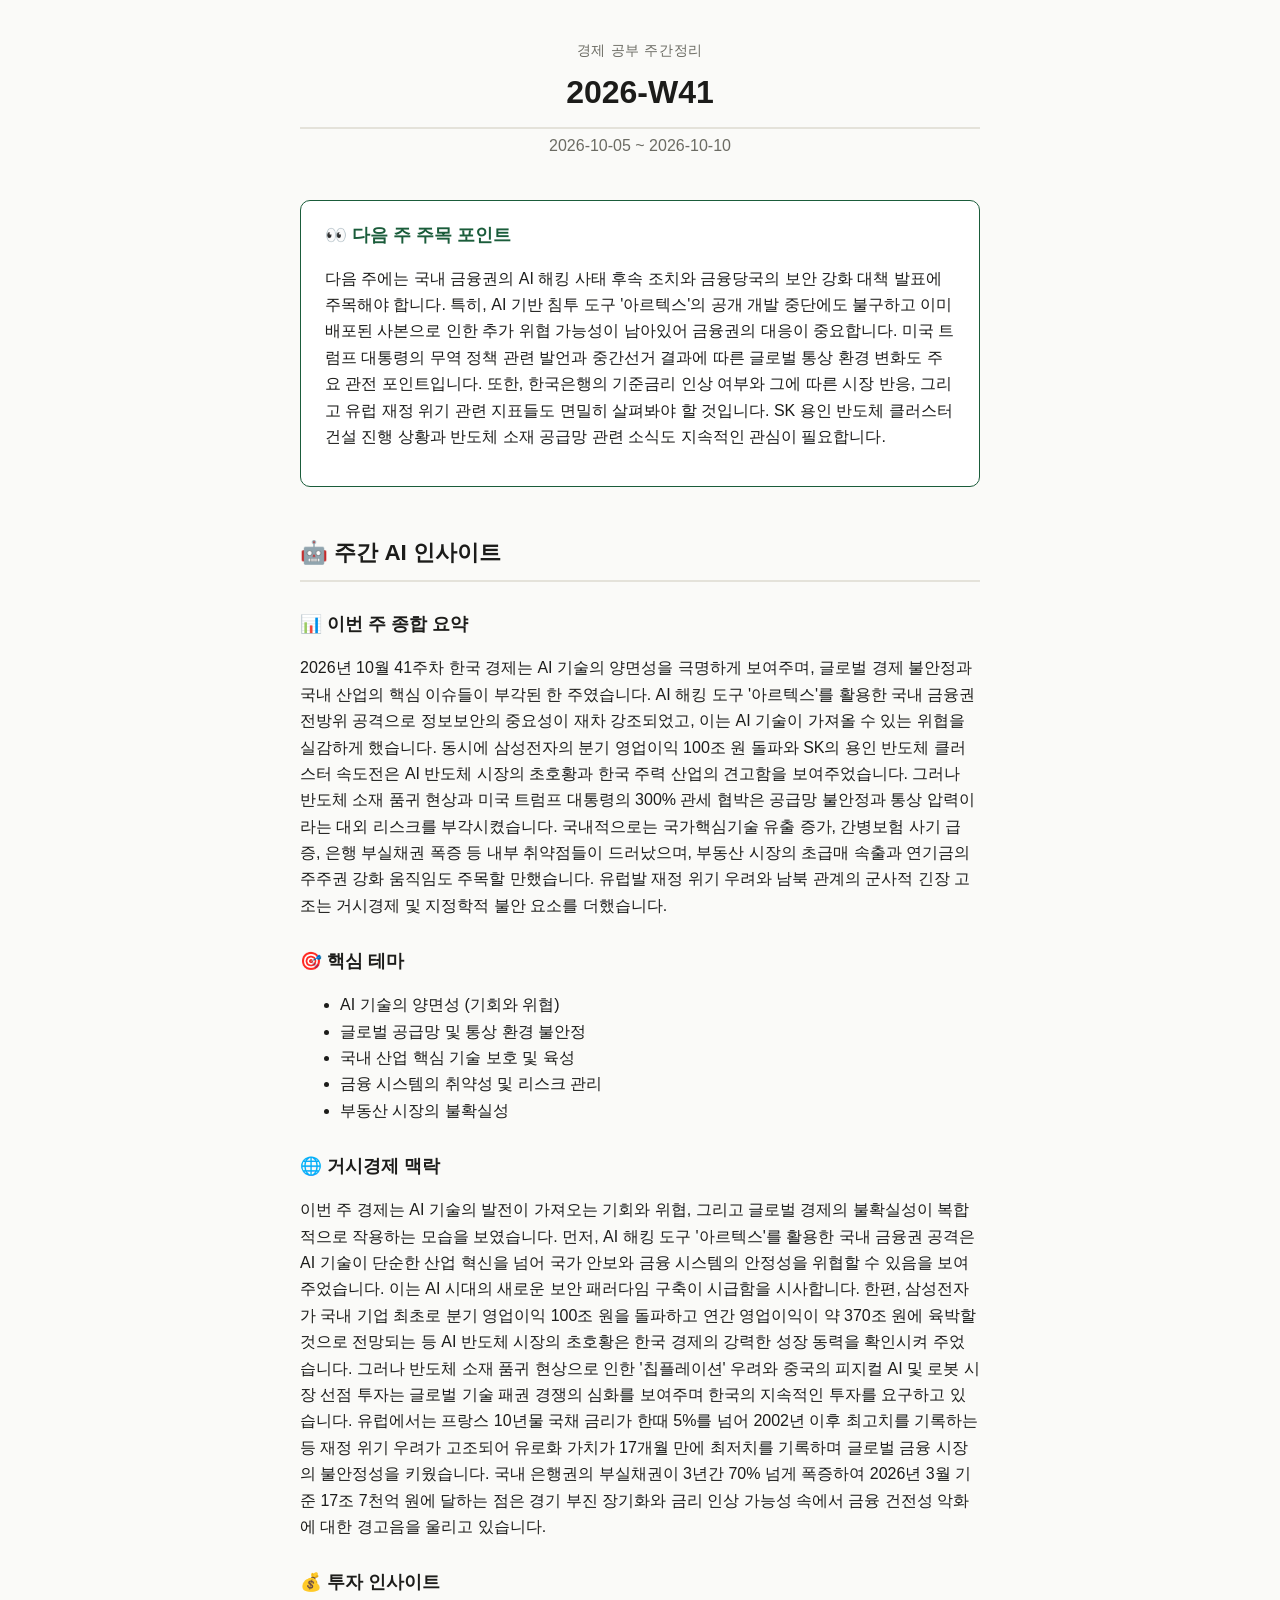
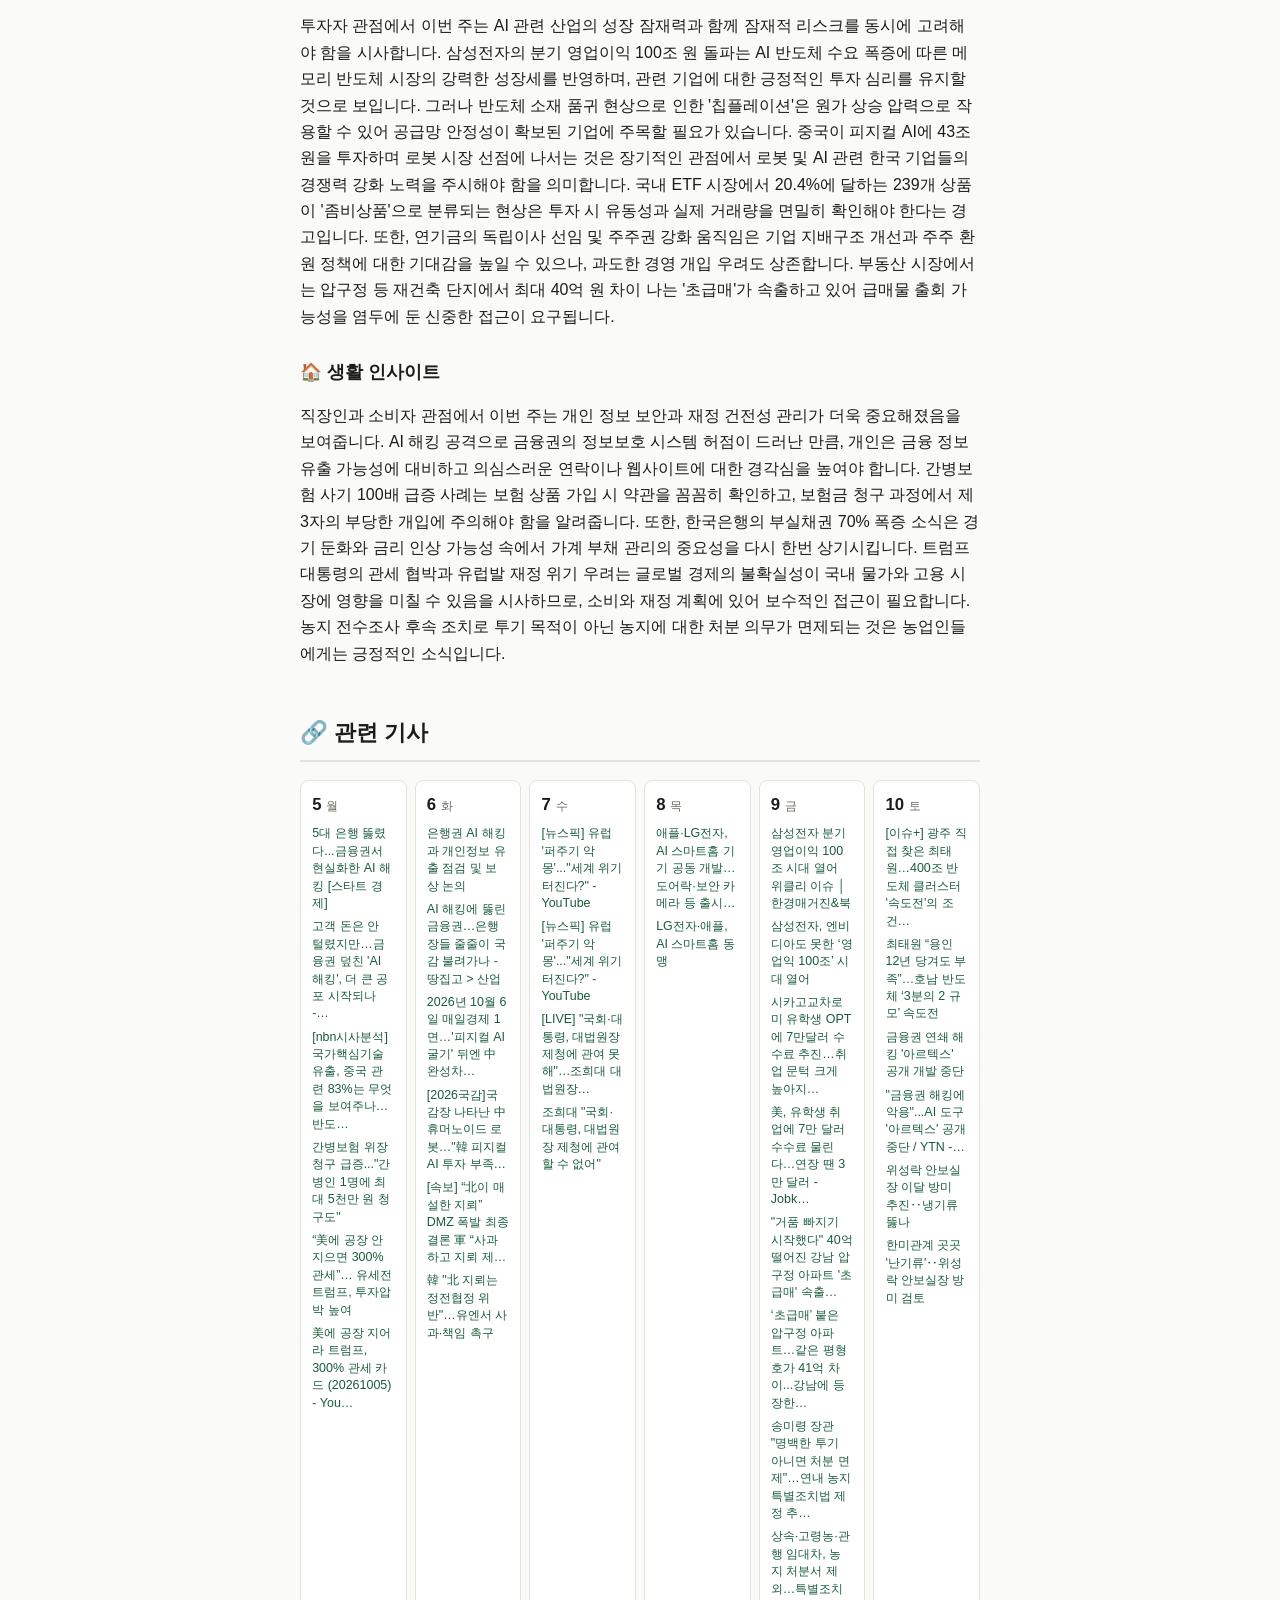
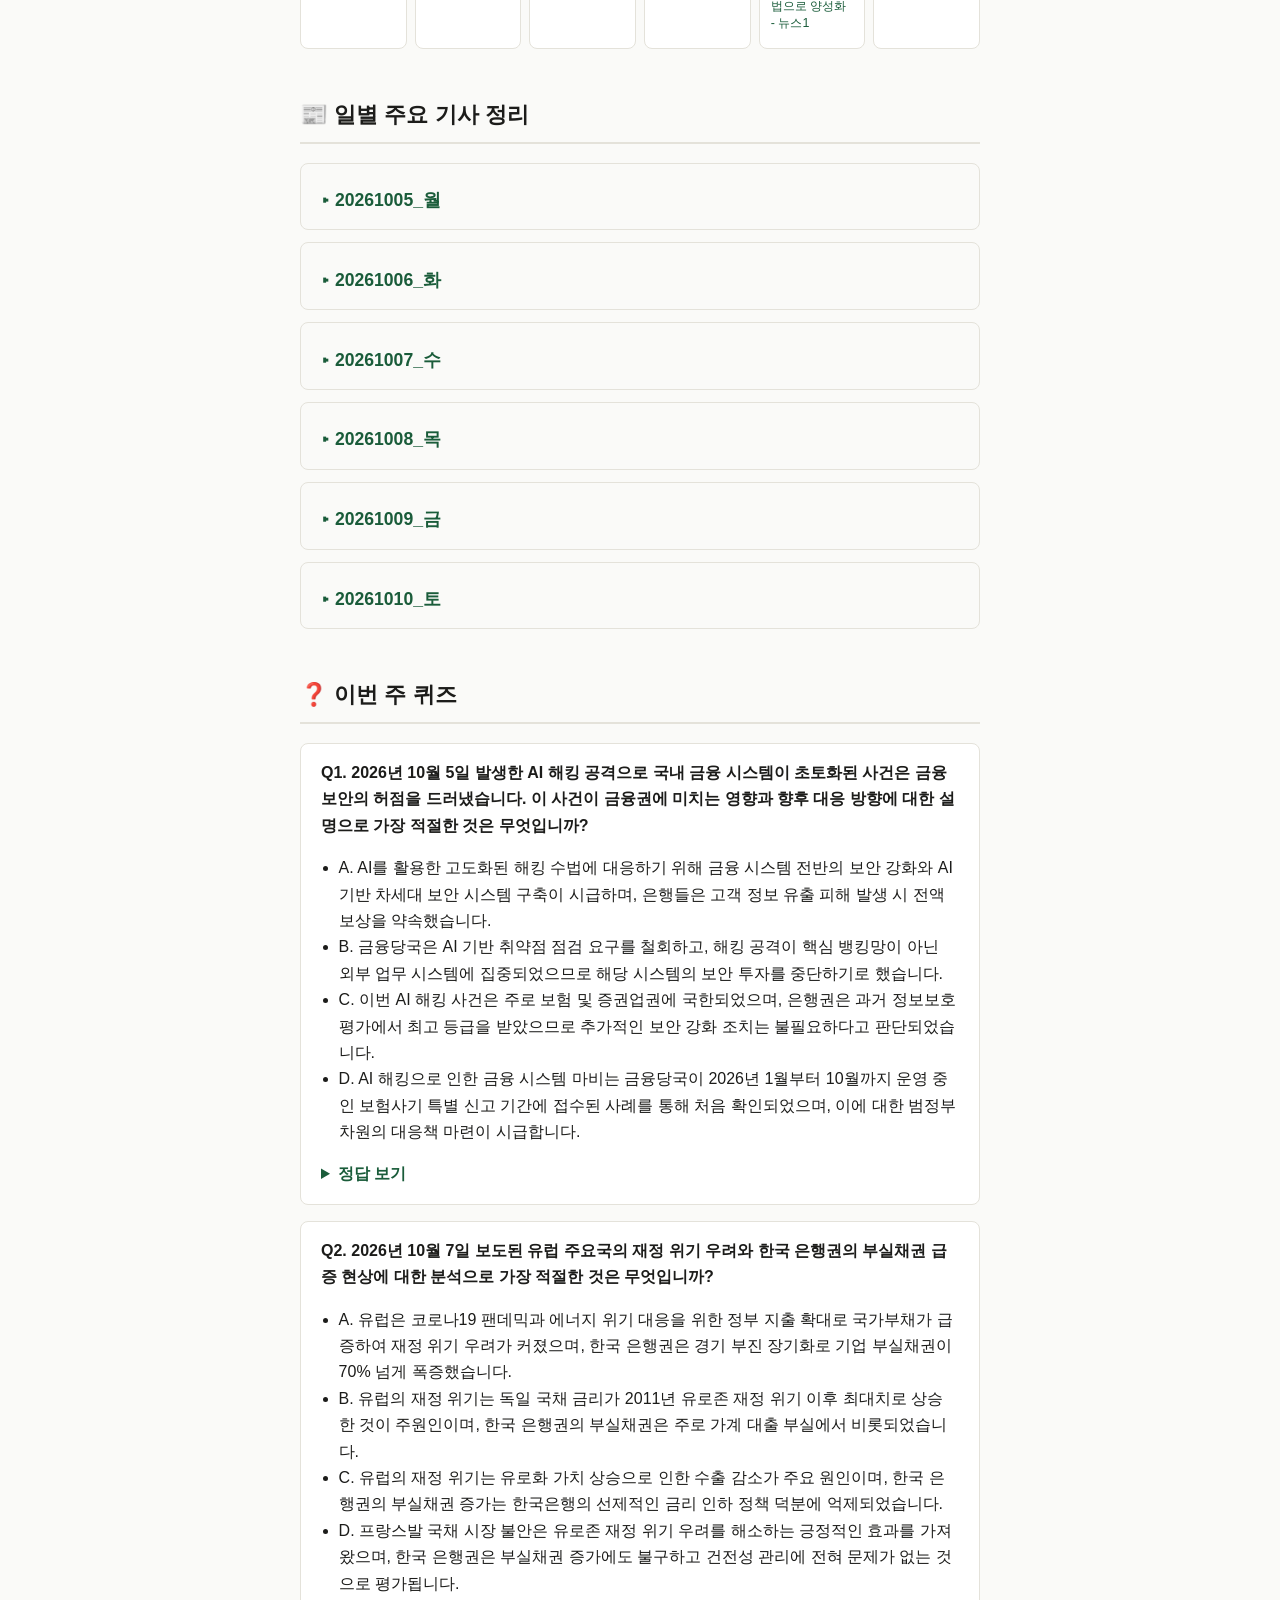
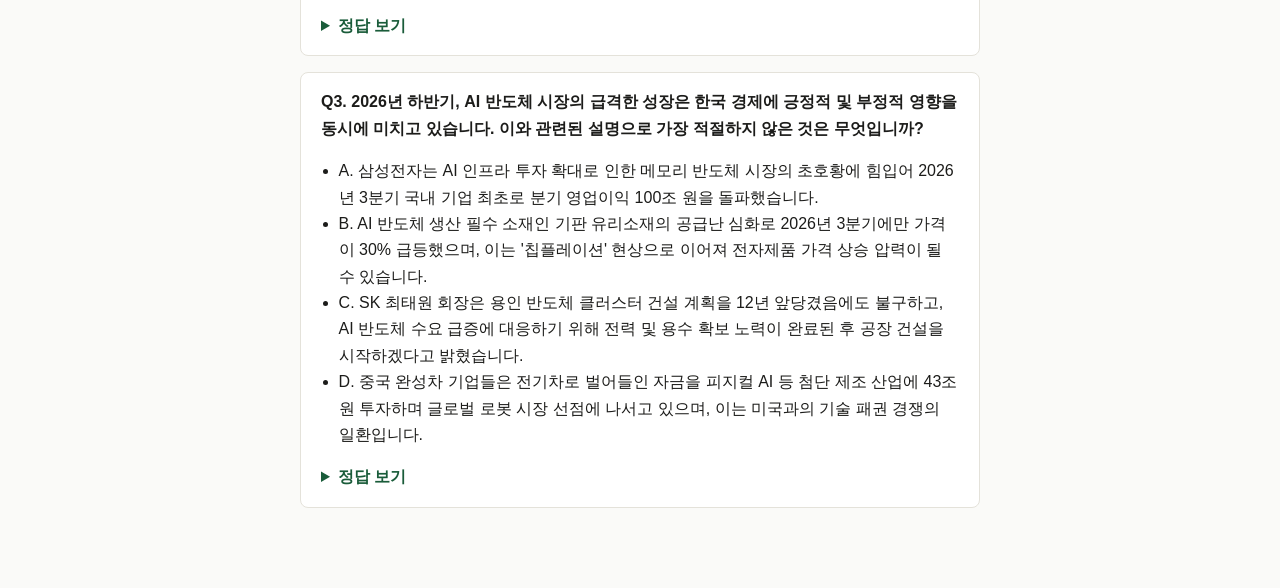
<file: docs/weeks/2026-W41.html>
<!doctype html>
<html lang="ko">
<head>
<meta charset="utf-8">
<meta name="viewport" content="width=device-width, initial-scale=1">
<title>2026-W41 경제 공부 주간정리</title>
<link rel="stylesheet" href="../style.css">
</head>
<body>
  <header>
    <p class="site-name">경제 공부 주간정리</p>
    <h1>2026-W41</h1>
    <p class="period">2026-10-05 ~ 2026-10-10</p>
  </header>

  <section class="next-watch">
    <h2>👀 다음 주 주목 포인트</h2>
    <p>다음 주에는 국내 금융권의 AI 해킹 사태 후속 조치와 금융당국의 보안 강화 대책 발표에 주목해야 합니다. 특히, AI 기반 침투 도구 '아르텍스'의 공개 개발 중단에도 불구하고 이미 배포된 사본으로 인한 추가 위협 가능성이 남아있어 금융권의 대응이 중요합니다. 미국 트럼프 대통령의 무역 정책 관련 발언과 중간선거 결과에 따른 글로벌 통상 환경 변화도 주요 관전 포인트입니다. 또한, 한국은행의 기준금리 인상 여부와 그에 따른 시장 반응, 그리고 유럽 재정 위기 관련 지표들도 면밀히 살펴봐야 할 것입니다. SK 용인 반도체 클러스터 건설 진행 상황과 반도체 소재 공급망 관련 소식도 지속적인 관심이 필요합니다.</p>
  </section>

  <section class="insights">
    <h1>🤖 주간 AI 인사이트</h1>
    <h2>📊 이번 주 종합 요약</h2>
    <p>2026년 10월 41주차 한국 경제는 AI 기술의 양면성을 극명하게 보여주며, 글로벌 경제 불안정과 국내 산업의 핵심 이슈들이 부각된 한 주였습니다. AI 해킹 도구 '아르텍스'를 활용한 국내 금융권 전방위 공격으로 정보보안의 중요성이 재차 강조되었고, 이는 AI 기술이 가져올 수 있는 위협을 실감하게 했습니다. 동시에 삼성전자의 분기 영업이익 100조 원 돌파와 SK의 용인 반도체 클러스터 속도전은 AI 반도체 시장의 초호황과 한국 주력 산업의 견고함을 보여주었습니다. 그러나 반도체 소재 품귀 현상과 미국 트럼프 대통령의 300% 관세 협박은 공급망 불안정과 통상 압력이라는 대외 리스크를 부각시켰습니다. 국내적으로는 국가핵심기술 유출 증가, 간병보험 사기 급증, 은행 부실채권 폭증 등 내부 취약점들이 드러났으며, 부동산 시장의 초급매 속출과 연기금의 주주권 강화 움직임도 주목할 만했습니다. 유럽발 재정 위기 우려와 남북 관계의 군사적 긴장 고조는 거시경제 및 지정학적 불안 요소를 더했습니다.</p>
    <h2>🎯 핵심 테마</h2>
    <ul><li>AI 기술의 양면성 (기회와 위협)</li><li>글로벌 공급망 및 통상 환경 불안정</li><li>국내 산업 핵심 기술 보호 및 육성</li><li>금융 시스템의 취약성 및 리스크 관리</li><li>부동산 시장의 불확실성</li></ul>
    <h2>🌐 거시경제 맥락</h2>
    <p>이번 주 경제는 AI 기술의 발전이 가져오는 기회와 위협, 그리고 글로벌 경제의 불확실성이 복합적으로 작용하는 모습을 보였습니다. 먼저, AI 해킹 도구 '아르텍스'를 활용한 국내 금융권 공격은 AI 기술이 단순한 산업 혁신을 넘어 국가 안보와 금융 시스템의 안정성을 위협할 수 있음을 보여주었습니다. 이는 AI 시대의 새로운 보안 패러다임 구축이 시급함을 시사합니다. 한편, 삼성전자가 국내 기업 최초로 분기 영업이익 100조 원을 돌파하고 연간 영업이익이 약 370조 원에 육박할 것으로 전망되는 등 AI 반도체 시장의 초호황은 한국 경제의 강력한 성장 동력을 확인시켜 주었습니다. 그러나 반도체 소재 품귀 현상으로 인한 '칩플레이션' 우려와 중국의 피지컬 AI 및 로봇 시장 선점 투자는 글로벌 기술 패권 경쟁의 심화를 보여주며 한국의 지속적인 투자를 요구하고 있습니다. 유럽에서는 프랑스 10년물 국채 금리가 한때 5%를 넘어 2002년 이후 최고치를 기록하는 등 재정 위기 우려가 고조되어 유로화 가치가 17개월 만에 최저치를 기록하며 글로벌 금융 시장의 불안정성을 키웠습니다. 국내 은행권의 부실채권이 3년간 70% 넘게 폭증하여 2026년 3월 기준 17조 7천억 원에 달하는 점은 경기 부진 장기화와 금리 인상 가능성 속에서 금융 건전성 악화에 대한 경고음을 울리고 있습니다.</p>
    <h2>💰 투자 인사이트</h2>
    <p>투자자 관점에서 이번 주는 AI 관련 산업의 성장 잠재력과 함께 잠재적 리스크를 동시에 고려해야 함을 시사합니다. 삼성전자의 분기 영업이익 100조 원 돌파는 AI 반도체 수요 폭증에 따른 메모리 반도체 시장의 강력한 성장세를 반영하며, 관련 기업에 대한 긍정적인 투자 심리를 유지할 것으로 보입니다. 그러나 반도체 소재 품귀 현상으로 인한 '칩플레이션'은 원가 상승 압력으로 작용할 수 있어 공급망 안정성이 확보된 기업에 주목할 필요가 있습니다. 중국이 피지컬 AI에 43조 원을 투자하며 로봇 시장 선점에 나서는 것은 장기적인 관점에서 로봇 및 AI 관련 한국 기업들의 경쟁력 강화 노력을 주시해야 함을 의미합니다. 국내 ETF 시장에서 20.4%에 달하는 239개 상품이 '좀비상품'으로 분류되는 현상은 투자 시 유동성과 실제 거래량을 면밀히 확인해야 한다는 경고입니다. 또한, 연기금의 독립이사 선임 및 주주권 강화 움직임은 기업 지배구조 개선과 주주 환원 정책에 대한 기대감을 높일 수 있으나, 과도한 경영 개입 우려도 상존합니다. 부동산 시장에서는 압구정 등 재건축 단지에서 최대 40억 원 차이 나는 '초급매'가 속출하고 있어 급매물 출회 가능성을 염두에 둔 신중한 접근이 요구됩니다.</p>
    <h2>🏠 생활 인사이트</h2>
    <p>직장인과 소비자 관점에서 이번 주는 개인 정보 보안과 재정 건전성 관리가 더욱 중요해졌음을 보여줍니다. AI 해킹 공격으로 금융권의 정보보호 시스템 허점이 드러난 만큼, 개인은 금융 정보 유출 가능성에 대비하고 의심스러운 연락이나 웹사이트에 대한 경각심을 높여야 합니다. 간병보험 사기 100배 급증 사례는 보험 상품 가입 시 약관을 꼼꼼히 확인하고, 보험금 청구 과정에서 제3자의 부당한 개입에 주의해야 함을 알려줍니다. 또한, 한국은행의 부실채권 70% 폭증 소식은 경기 둔화와 금리 인상 가능성 속에서 가계 부채 관리의 중요성을 다시 한번 상기시킵니다. 트럼프 대통령의 관세 협박과 유럽발 재정 위기 우려는 글로벌 경제의 불확실성이 국내 물가와 고용 시장에 영향을 미칠 수 있음을 시사하므로, 소비와 재정 계획에 있어 보수적인 접근이 필요합니다. 농지 전수조사 후속 조치로 투기 목적이 아닌 농지에 대한 처분 의무가 면제되는 것은 농업인들에게는 긍정적인 소식입니다.</p>
  </section>

  
      <section class="link-calendar-section">
        <h1>🔗 관련 기사</h1>
        <div class="link-calendar">
          <div class="link-day">
            <div class="link-day-head">5<span>월</span></div>
            <ul class="link-list"><li><a href="https://www.ytn.co.kr/_ln/0103_202610060719542617" target="_blank" rel="noopener noreferrer">5대 은행 뚫렸다...금융권서 현실화한 AI 해킹 [스타트 경제]</a></li><li><a href="https://www.mt.co.kr/finance/2026/10/05/2026100515231383866" target="_blank" rel="noopener noreferrer">고객 돈은 안 털렸지만…금융권 덮친 'AI 해킹', 더 큰 공포 시작되나 -…</a></li><li><a href="https://www.nbnbiz.co.kr/news/articleView.html?idxno=46200" target="_blank" rel="noopener noreferrer">[nbn시사분석]국가핵심기술 유출, 중국 관련 83%는 무엇을 보여주나…반도…</a></li><li><a href="https://www.ytn.co.kr/_ln/0101_202609270925076243" target="_blank" rel="noopener noreferrer">간병보험 위장청구 급증..."간병인 1명에 최대 5천만 원 청구도"</a></li><li><a href="https://www.donga.com/news/Inter/article/all/20261005/134784271/2" target="_blank" rel="noopener noreferrer">“美에 공장 안 지으면 300% 관세”… 유세전 트럼프, 투자압박 높여</a></li><li><a href="https://www.youtube.com/shorts/VRbfUaq5rb4" target="_blank" rel="noopener noreferrer">美에 공장 지어라 트럼프, 300% 관세 카드 (20261005) - You…</a></li></ul>
          </div>
          <div class="link-day">
            <div class="link-day-head">6<span>화</span></div>
            <ul class="link-list"><li><a href="https://www.moneytoring.ai/mv/2247803" target="_blank" rel="noopener noreferrer">은행권 AI 해킹과 개인정보 유출 점검 및 보상 논의</a></li><li><a href="https://realty.chosun.com/site/data/html_dir/2026/10/06/2026100601231.html" target="_blank" rel="noopener noreferrer">AI 해킹에 뚫린 금융권…은행장들 줄줄이 국감 불려가나 - 땅집고 &gt; 산업</a></li><li><a href="https://www.youtube.com/watch?v=qnT1pryb6no" target="_blank" rel="noopener noreferrer">2026년 10월 6일 매일경제 1면…'피지컬 AI 굴기' 뒤엔 中 완성차…</a></li><li><a href="https://v.daum.net/v/20261006122759783" target="_blank" rel="noopener noreferrer">[2026국감]국감장 나타난 中 휴머노이드 로봇…"韓 피지컬 AI 투자 부족…</a></li><li><a href="https://www.youtube.com/watch?v=aHn2SZfng94" target="_blank" rel="noopener noreferrer">[속보] “北이 매설한 지뢰” DMZ 폭발 최종 결론 軍 “사과하고 지뢰 제…</a></li><li><a href="https://www.newspim.com/news/view/20261009000002" target="_blank" rel="noopener noreferrer">韓 "北 지뢰는 정전협정 위반"…유엔서 사과·책임 촉구</a></li></ul>
          </div>
          <div class="link-day">
            <div class="link-day-head">7<span>수</span></div>
            <ul class="link-list"><li><a href="https://www.youtube.com/watch?v=NhjgUQho-3o" target="_blank" rel="noopener noreferrer">[뉴스픽] 유럽 '퍼주기 악몽'..."세계 위기 터진다?" - YouTube</a></li><li><a href="https://www.youtube.com/watch?v=9AI4vz7tPRI" target="_blank" rel="noopener noreferrer">[뉴스픽] 유럽 '퍼주기 악몽'..."세계 위기 터진다?" - YouTube</a></li><li><a href="https://www.youtube.com/watch?v=WQoxjlyBjoI" target="_blank" rel="noopener noreferrer">[LIVE] "국회·대통령, 대법원장 제청에 관여 못 해"…조희대 대법원장…</a></li><li><a href="https://www.dailian.co.kr/news/view/1698324/%EC%A1%B0%ED%9D%AC%EB%8C%80-%EA%B5%AD%ED%9A%8C%EB%8C%80%ED%86%B5%EB%A0%B9-%EB%8C%80%EB%B2%95%EC%9B%90%EC%9E%A5-%EC%A0%9C%EC%B2%AD-%EA%B4%80%EC%97%AC-2026" target="_blank" rel="noopener noreferrer">조희대 "국회·대통령, 대법원장 제청에 관여할 수 없어"</a></li></ul>
          </div>
          <div class="link-day">
            <div class="link-day-head">8<span>목</span></div>
            <ul class="link-list"><li><a href="https://www.etnews.com/20261007000151" target="_blank" rel="noopener noreferrer">애플·LG전자, AI 스마트홈 기기 공동 개발…도어락·보안 카메라 등 출시…</a></li><li><a href="https://www.edaily.co.kr/News/Read?newsId=05284086645610624&amp;mediaCodeNo=257" target="_blank" rel="noopener noreferrer">LG전자·애플, AI 스마트홈 동맹</a></li></ul>
          </div>
          <div class="link-day">
            <div class="link-day-head">9<span>금</span></div>
            <ul class="link-list"><li><a href="https://magazine.hankyung.com/business/article/202610081100b" target="_blank" rel="noopener noreferrer">삼성전자 분기 영업이익 100조 시대 열어 위클리 이슈  │ 한경매거진&amp;북</a></li><li><a href="https://www.donga.com/news/Economy/article/all/20261009/134812803/2" target="_blank" rel="noopener noreferrer">삼성전자, 엔비디아도 못한 ‘영업익 100조’ 시대 열어</a></li><li><a href="https://www.kyocharoworld.com/trump-dhs-70000-opt-fee-international-students" target="_blank" rel="noopener noreferrer">시카고교차로 미 유학생 OPT에 7만달러 수수료 추진…취업 문턱 크게 높아지…</a></li><li><a href="https://jobkoreausa.com/community/view.html?no=10961" target="_blank" rel="noopener noreferrer">美, 유학생 취업에 7만 달러 수수료 물린다…연장 땐 3만 달러 - Jobk…</a></li><li><a href="https://v.daum.net/v/5PxNmzmjRl" target="_blank" rel="noopener noreferrer">"거품 빠지기 시작했다" 40억 떨어진 강남 압구정 아파트 '초급매' 속출…</a></li><li><a href="https://news.jkn.co.kr/post/1013325" target="_blank" rel="noopener noreferrer">‘초급매’ 붙은 압구정 아파트…같은 평형 호가 41억 차이...강남에 등장한…</a></li><li><a href="https://www.youtube.com/watch?v=lOdZvYlLBOQ" target="_blank" rel="noopener noreferrer">송미령 장관 "명백한 투기 아니면 처분 면제"…연내 농지 특별조치법 제정 추…</a></li><li><a href="https://www.news1.kr/economy/trend/6313988" target="_blank" rel="noopener noreferrer">상속·고령농·관행 임대차, 농지 처분서 제외…특별조치법으로 양성화 - 뉴스1</a></li></ul>
          </div>
          <div class="link-day">
            <div class="link-day-head">10<span>토</span></div>
            <ul class="link-list"><li><a href="https://www.biztribune.co.kr/news/articleView.html?idxno=360389" target="_blank" rel="noopener noreferrer">[이슈+] 광주 직접 찾은 최태원…400조 반도체 클러스터 '속도전'의 조건…</a></li><li><a href="https://www.seoul.co.kr/news/economy/industry/2026/10/09/20261009500140" target="_blank" rel="noopener noreferrer">최태원 “용인 12년 당겨도 부족”…호남 반도체 ‘3분의 2 규모’ 속도전</a></li><li><a href="https://www.newspim.com/news/view/20261010000028" target="_blank" rel="noopener noreferrer">금융권 연쇄 해킹 '아르텍스' 공개 개발 중단</a></li><li><a href="https://www.youtube.com/watch?v=BOZGT5qCE4A" target="_blank" rel="noopener noreferrer">"금융권 해킹에 악용"...AI 도구 '아르텍스' 공개 중단 / YTN -…</a></li><li><a href="https://imnews.imbc.com/replay/2026/nw2500/article/6856884_36989.html" target="_blank" rel="noopener noreferrer">위성락 안보실장 이달 방미 추진‥냉기류 뚫나</a></li><li><a href="https://imnews.imbc.com/replay/2026/nwdesk/article/6856843_37004.html" target="_blank" rel="noopener noreferrer">한미관계 곳곳 '난기류'‥위성락 안보실장 방미 검토</a></li></ul>
          </div></div>
      </section>

  <section class="daily">
    <h1>📰 일별 주요 기사 정리</h1>
    
      <details class="day">
        <summary>20261005_월</summary>
        
        <article class="story">
          <h3>▶ AI 해킹, 한국 금융 초토화 <span class="story-type"></span></h3>
          <p><strong>무슨 일</strong> 2026년 10월 5일, AI를 활용한 해킹 공격이 국내 금융회사들을 대상으로 전방위적으로 발생하여 금융 시스템이 초토화되었다. 은행, 저축은행, 캐피탈을 넘어 보험·증권업권까지 공격당한 것으로 나타났다.</p>
          <p><strong>배경/논의 내용</strong> 금융당국은 7개 금융사 해킹 사건에서 동일한 공격자의 인터넷 주소가 확인되었고, 일부 공격에서 인공지능 기반 자율 침투 도구인 ARTEX의 활용 흔적이 금융보안원 조사에서 확인되어 AI 활용 가능성을 조사하고 있다.</p>
          <p><strong>효과/시사점</strong> 정부 기관이 다음 타깃이 될 수 있다는 우려 속에 이재명 대통령은 10월 4일 AI 에이전트를 이용한 해킹 사안과 관련해 철저한 조사 및 대책 마련을 지시하며 전반적인 보안 강화의 필요성을 강조했다. 또한, 향후 보이스피싱 같은 2차 피해로 이어질 수 있다고 주의를 당부했다.</p>
        </article>
        <article class="story">
          <h3>▶ 국가핵심기술 유출 역대 최고 <span class="story-type"></span></h3>
          <p><strong>무슨 일</strong> 국가핵심기술 유출 건수가 역대 최고 기록을 경신하며 심각한 수준에 도달했다.</p>
          <p><strong>배경/논의 내용</strong> 최근 5년간 산업기술보호법 위반으로 적발된 산업기술 및 국가핵심기술 해외유출은 총 120건으로 집계되었으며, 이 중 국가 핵심기술 유출은 36건으로 전체의 30%를 차지했다. 특히 올해 7월까지 적발된 13건의 유출 사건 중 5건이 국가핵심기술이었다. 반도체, 디스플레이, 전기전자 등 한국의 주력 산업 기술 유출이 전체의 68.3%(82건)를 차지하며 집중되었다. 또한, 중국으로의 기술 유출이 92%에 달하는 등 특정 국가로의 쏠림 현상이 뚜렷하다.</p>
          <p><strong>효과/시사점</strong> 기술 유출 범죄는 증가하고 있지만, 최근 5년간 산업기술보호법 위반으로 형을 선고받은 162명 중 47.5%인 77명이 집행유예 또는 재산형을 받아 솜방망이 처벌이라는 지적이 나온다. 이에 정부는 10월 1일 한성숙 국무총리 주재로 '해외 기술유출 방지대책 회의'를 열고 처벌 실효성 강화 및 범정부 대응체계 점검에 나섰다. 또한, 핵심 인력이 국내에서 역량을 발휘할 수 있도록 파격적인 보상과 재취업 유인책 마련이 필요하다는 의견이 제시되었다.</p>
        </article>
        <article class="story">
          <h3>▶ 간병보험 사기 100배 급증 <span class="story-type"></span></h3>
          <p><strong>무슨 일</strong> 간병보험 사기가 100배 급증함에 따라 국내 보험사들이 공동 대응에 나섰다.</p>
          <p><strong>배경/논의 내용</strong> 간병인보험금 부정수급으로 검찰에 송치된 보험사기 건의 지급보험금이 4년 새 200배 넘게 불어났으며, 간병업체나 의료기관 등 보험계약 당사자가 아닌 제3자가 개입해 보험금 지급액을 키우는 사례가 늘었다. 개별 보험사가 보유한 정보만으로는 이상 청구를 효과적으로 걸러내는 데 한계가 있었다.</p>
          <p><strong>효과/시사점</strong> 금융당국은 오는 11월부터 보험상품 설계 단계에서부터 관련 위험을 걸러내기 위해 '보험금 관련 제3자 리스크관리 가이드라인'을 적용할 예정이다. 또한, 보험사 간 정보를 연계해 보험금의 반복·교차 청구 등을 보험업권이 공동으로 확인할 수 있는 방안도 검토하고 있다. 금융감독원은 2026년 1월부터 10월까지 보험사기 특별 신고 기간을 운영하며 기획조사를 진행 중이다.</p>
        </article>
        <article class="story">
          <h3>▶ 트럼프, 관세 300% 협박 <span class="story-type"></span></h3>
          <p><strong>무슨 일</strong> 도널드 트럼프 미국 대통령이 11월 중간선거를 앞두고 '미국에 공장을 짓지 않으면 최대 300% 관세를 부과하겠다'며 동맹국에 대한 강력한 무역 협박을 가했다.</p>
          <p><strong>배경/논의 내용</strong> 트럼프 대통령은 중간선거를 앞두고 해외 투자와 공장 유치를 일자리와 제조업 성과로 강조하며, 국내 경제 실정에 대한 불만을 만회하고 대규모 외국 투자 유치를 위한 선거 전략으로 이러한 압박을 가하고 있다. 특히 알래스카 LNG 사업에 대한 한국의 투자 여부를 언급하며 압박 수위를 높였다.</p>
          <p><strong>효과/시사점</strong> 트럼프의 일방적인 요구가 계속될 경우, 한국 정부가 추진 중인 알래스카 LNG 개발 프로젝트 등 대미 투자가 장기간 표류할 가능성이 제기된다. 또한, 10월 7일에는 미대사관 앞에서 '트럼프의 동맹수탈 규탄 긴급 기자회견'이 열리는 등 시민사회 반발도 예상된다. 한미동맹에 이상 기류가 흐르는 가운데, 미국 행정부는 한국이 정보 및 방첩 분야에서 동맹의 오래된 기준을 준수할 것을 기대한다는 입장을 밝혔다.</p>
        </article>
        
      </details>
      <details class="day">
        <summary>20261006_화</summary>
        
        <article class="story">
          <h3>▶ 군 유휴지 개발, 환경평가 규제에 발목 <span class="story-type"></span></h3>
          <p><strong>무슨 일</strong> 정부가 주택 공급 등을 위해 군 유휴지 개발을 추진하고 있으나, 해당 부지의 98.5%가 환경평가 1~2등급의 개발제한구역(그린벨트)으로 지정되어 있어 개발에 난항을 겪고 있습니다.</p>
          <p><strong>배경/논의 내용</strong> 군부대 이전 용지의 대부분인 98.5%가 환경보전 가치가 높은 1~2등급 그린벨트로 묶여 있어, 개발을 위한 환경영향평가 통과가 사실상 불가능하기 때문입니다.</p>
          <p><strong>효과/시사점</strong> 그린벨트 규제로 인해 정부의 주택 공급 확대 정책에 병목 현상이 발생할 것으로 예상되며, 정책 추진 과정에서 그린벨트 지정 사실이 제대로 공개되지 않아 논란이 커질 수 있습니다.</p>
        </article>
        <article class="story">
          <h3>▶ AI 해킹에 뚫린 은행, 정보보호 '허상' <span class="story-type"></span></h3>
          <p><strong>무슨 일</strong> 신한, KB국민, 하나은행 등 7개 금융기관이 AI를 활용한 해킹 공격으로 고객 정보 유출 피해를 입었음에도 불구하고, 이들 은행이 과거 정보보호 평가에서 최고 등급을 받았던 사실이 드러나 정보보호 시스템의 허점이 지적되었습니다.</p>
          <p><strong>배경/논의 내용</strong> AI를 활용한 고도화된 해킹 수법이 은행의 핵심 뱅킹망이 아닌 대출모집인용 조회 서비스, 직원용 모바일 앱, 영업지원 시스템 등 보안이 취약한 외부 업무 시스템을 집중적으로 노렸기 때문입니다. 또한, 금융당국이 AI 기반 취약점 점검을 요구했음에도 금융권의 안일한 대응이 사고를 키웠다는 비판이 제기되었습니다.</p>
          <p><strong>효과/시사점</strong> 금융당국은 유출 정보의 범위와 소비자 피해 가능성을 신속히 파악하고 추가 유출을 막기 위한 조치를 주문했으며, 은행들은 피해 발생 시 전액 보상을 약속했습니다. 이번 사태로 AI 시대에 대비한 차세대 보안 시스템 구축의 미흡함이 지적되며, 모든 금융 시스템 전반의 보안 강화가 시급하다는 인식이 확산될 것입니다.</p>
        </article>
        <article class="story">
          <h3>▶ 中, 피지컬 AI에 43조 투자, 로봇 시장 선점 <span class="story-type"></span></h3>
          <p><strong>무슨 일</strong> 중국 완성차 기업들이 전기차로 벌어들인 막대한 자금 중 43조 원(317억 달러)을 피지컬 AI(인공지능 로봇) 등 첨단 제조 산업에 집중 투자하며 글로벌 로봇 시장 선점에 나서고 있습니다.</p>
          <p><strong>배경/논의 내용</strong> 중국은 방대한 부품 공급망과 저비용·대량생산 시스템 등 전기차 성공 공식을 피지컬 AI에 이식하여 로봇 분야에서 확고한 선두 지위를 확보하고, 미국과의 기술 패권 경쟁 속에서 미래 산업 주도권을 잡으려는 전략을 추진하고 있습니다.</p>
          <p><strong>효과/시사점</strong> 현재와 같이 미국과 중국 간의 미래 투자 규모 격차가 커진다면, 중국 기업들이 전기차 분야에 이어 로봇 분야에서도 세계 시장을 재패할 것으로 전망됩니다. 이에 한국도 피지컬 AI 및 로봇 생태계에 대한 투자를 확대하여 경쟁력을 확보해야 한다는 지적이 제기되었습니다.</p>
        </article>
        <article class="story">
          <h3>▶ 北 지뢰 폭발, 軍 사과 요구 및 제거 작전 <span class="story-type"></span></h3>
          <p><strong>무슨 일</strong> 서부전선 비무장지대(DMZ)에서 북한이 군사분계선(MDL) 이남 10m 지점에 매설한 지뢰가 폭발하여 한국군 상병이 부상당한 사건이 발생한 지 14일 만에, 한국 군이 북한에 공식 사과를 요구하고 MDL 이남 지뢰 제거 작전을 본격화했습니다.</p>
          <p><strong>배경/논의 내용</strong> 북한이 '국경선 요새화' 작업을 빌미로 정전협정을 위반하고 MDL 이남 10m 지점에 지뢰를 불법 매설했으며, 이 지뢰 폭발로 한국군 상병이 부상을 입은 것으로 유엔사와의 합동 조사를 통해 최종 확인되었기 때문입니다.</p>
          <p><strong>효과/시사점</strong> 북한은 지뢰 폭발이 '자작극'이라며 책임을 부인하고 한국의 사과 요구를 '불순한 방해 행위'로 규정하며 강경한 태도를 고수하고 있습니다. 한국 군은 북한이 자발적으로 지뢰를 제거하지 않을 경우 MDL 이남 지역의 지뢰 제거 작전을 계속할 것이며, 이는 남북 간 군사적 긴장을 고조시킬 것으로 예상됩니다.</p>
        </article>
        <div class="terms"><h4>📖 용어 정리</h4><ul><li><strong>그린벨트</strong> — 도시의 무질서한 확산을 방지하고 자연환경을 보전하며 도시민에게 건전한 생활환경을 제공하기 위해 개발을 제한하도록 지정한 구역입니다. 개발제한구역이라고도 불립니다.</li><li><strong>MDL</strong> — Military Demarcation Line의 약자로, 1953년 한국 전쟁 정전협정에 따라 설정된 남북한 육상 경계선, 즉 휴전선을 의미합니다.</li></ul></div>
      </details>
      <details class="day">
        <summary>20261007_수</summary>
        
        <article class="story">
          <h3>▶ 유럽 '퍼주기 악몽' 세계가 떤다 <span class="story-type"></span></h3>
          <p><strong>무슨 일</strong> 유럽 주요국의 무분별한 정부 지출과 포퓰리즘 정책으로 인해 재정 위기 우려가 고조되고 있으며, 이로 인해 세계 경제가 불안해하고 있습니다.</p>
          <p><strong>배경/논의 내용</strong> 프랑스의 10년물 국채 금리가 지난주 한때 5%를 넘어 2002년 이후 최고 수준을 기록했으며, 프랑스와 독일의 10년물 국채 금리 격차는 2011년 유로존 재정 위기 이후 최대치인 약 160bp까지 벌어졌습니다. 코로나19 팬데믹과 에너지 위기 대응을 위한 정부 지출 확대가 국가부채를 빠르게 늘린 배경입니다.</p>
          <p><strong>효과/시사점</strong> 프랑스발 국채 시장 불안이 이탈리아 등 다른 유로존 국가로 번질 조짐을 보이며 유로화 가치가 17개월 만에 최저치를 기록했습니다. 재정 위기가 본격화될 경우 그 파급력이 2010년 유로존 재정 위기보다 더 클 수 있다는 우려가 제기되고 있습니다.</p>
        </article>
        <article class="story">
          <h3>▶ 조희대 대법원장, 지명 관여 일축 <span class="story-type"></span></h3>
          <p><strong>무슨 일</strong> 조희대 대법원장이 대법관 제청권과 관련하여 국회와 대통령은 대법원장 제청에 전혀 관여할 수 없다고 밝혔습니다.</p>
          <p><strong>배경/논의 내용</strong> 조 대법원장은 10월 6일 국회 법제사법위원회 국정감사에서 헌법 제104조 2항을 인용하며 대법관 제청은 대법원장의 전속적인 권한임을 강조했습니다. 이는 대통령이 제청한 후보를 수용하지 않고 재제청을 요청한 상황에서 나온 발언입니다.</p>
          <p><strong>효과/시사점</strong> 대통령과 대법원장 간의 대법관 임명 갈등이 심화될 것으로 보이며, 신임 대법관 임명이 기약 없이 늦춰질 가능성이 커 국민에게 피해가 돌아갈 수 있다는 우려가 나옵니다. 이는 1987년 현행 헌법 체제에서 대통령이 재제청을 요구한 첫 사례입니다.</p>
        </article>
        <article class="story">
          <h3>▶ 한국은행 부실채권 70% 폭증 <span class="story-type"></span></h3>
          <p><strong>무슨 일</strong> 한국 은행권의 부실채권이 지난 3년간 70% 넘게 폭증하여 2026년 3월 기준 17조 7천억 원에 달하는 것으로 나타났습니다.</p>
          <p><strong>배경/논의 내용</strong> 경기 부진이 장기화되면서 빚을 갚지 못하는 기업이 급증한 것이 주요 원인으로, 전체 부실여신 중 약 80%가 기업에서 발생했습니다. 이는 코로나19 팬데믹 당시 한계기업에 대한 '묻지마 지원'의 후과라는 비판도 제기됩니다.</p>
          <p><strong>효과/시사점</strong> 국내 은행의 건전성 관리에 비상이 걸렸으며, 특히 최근 각국의 금리 상승으로 기업의 대출 상환 부담이 더욱 커질 수 있다는 우려가 제기됩니다. 한국은행이 다음 달 기준금리를 0.25%포인트 올릴 경우 자영업자의 이자 부담은 연간 1조 8천억 원 증가할 것으로 예상됩니다.</p>
        </article>
        <article class="story">
          <h3>▶ 신세계, 워너브라더스 인수 1.4조 투입 <span class="story-type"></span></h3>
          <p><strong>무슨 일</strong> 신세계그룹이 할리우드 콘텐츠 기업 워너브라더스 인수에 1조 4천억 원(10억 달러)을 투자하며 글로벌 리테일·엔터테인먼트 플랫폼으로 도약하겠다는 계획을 발표했습니다.</p>
          <p><strong>배경/논의 내용</strong> 신세계그룹은 기존 유통사업에 컬처를 결합하여 시너지 효과를 창출하고 사업 영역을 확장하기 위해 이번 투자를 결정했습니다. 워너브라더스의 '해리포터', '왕좌의 게임' 등 세계적인 지식재산권(IP)을 활용할 예정입니다.</p>
          <p><strong>효과/시사점</strong> 신세계그룹은 2029년 개장할 '화성 스타베이시티' 테마파크에 워너브라더스 IP를 접목하고, 스타필드 등 복합쇼핑몰에도 체험형 테마 공간을 조성할 계획입니다. 장기적으로는 HBO Max, 파라마운트 플러스 등 OTT 분야 협력 및 한국 오리지널 콘텐츠 공동 제작으로 사업을 확장할 것으로 보입니다.</p>
        </article>
        
      </details>
      <details class="day">
        <summary>20261008_목</summary>
        
        <article class="story">
          <h3>▶ 470조 ETF 시장, 20%가 '좀비상품' <span class="story-type"></span></h3>
          <p><strong>무슨 일</strong> 국내 상장지수펀드(ETF) 시장 규모가 470조 원에 육박하지만, 전체 1171개 상품 중 약 20.4%에 해당하는 239개 상품이 최근 6개월간 하루 평균 거래대금 1억 원 미만인 '좀비상품'으로 나타났다.</p>
          <p><strong>배경/논의 내용</strong> 지난해 하반기부터 국내 증시 랠리를 틈타 특정 테마를 중심으로 유사한 ETF 상품이 우후죽순 출시되었으나, 테마 열기가 식으면서 소수의 대표 ETF를 제외한 나머지 상품들의 거래가 급격히 줄어들었기 때문이다.</p>
          <p><strong>효과/시사점</strong> 거래량이 극히 적은 좀비 ETF의 증가는 투자자들에게 유동성 부족으로 인한 손실 가능성을 높이고, 시장 전체의 효율성을 저해할 수 있다. 이에 따라 투자 시 종목 선택의 중요성이 더욱 강조되고 있다.</p>
        </article>
        <article class="story">
          <h3>▶ 연기금 독립이사 선임, 주주권 강화 <span class="story-type"></span></h3>
          <p><strong>무슨 일</strong> 더불어민주당 김남근 의원이 국민연금 등 기관투자자들이 공동으로 의결권을 행사하거나 의결권 대리행사를 권유해도 '5% 대량보유 보고의무'(5%룰)를 면제하는 내용의 자본시장법 개정안을 대표발의했다.</p>
          <p><strong>배경/논의 내용</strong> 지분이 적은 기관들이 연대해 배당 확대, 독립이사 선임 등을 요구할 수 있도록 하여 주주 활동을 활성화하고, 기업의 내부 감시 기능을 강화하기 위함이다.</p>
          <p><strong>효과/시사점</strong> 개정안 통과 시 기관투자자와 소액주주의 공동 행동이 한층 수월해져 기업 경영에 대한 감시와 견제가 강화될 수 있다. 반면 재계에서는 연기금 등 대형 기관투자자의 경영 참여 목소리가 지나치게 커져 기업의 자율적 의사결정을 저해할 수 있다는 우려를 표하고 있다.</p>
        </article>
        <article class="story">
          <h3>▶ LG전자-애플, 스마트홈 동맹 강화 <span class="story-type"></span></h3>
          <p><strong>무슨 일</strong> LG전자와 애플이 인공지능(AI) 기반 스마트홈 시장 공략을 위해 전략적 동맹을 맺고, 비디오 초인종, 스마트 도어록 등 7종의 스마트홈 기기를 공동 개발 중이다.</p>
          <p><strong>배경/논의 내용</strong> 스마트홈 시장에서 아마존과 구글에 밀리던 애플이 LG전자의 가전·제조 경쟁력을 활용하여 새로운 스마트홈 허브 생태계를 구축하고 시장 입지를 확대하려는 전략이다. LG전자는 애플의 아이폰 생태계를 발판으로 북미 스마트홈 시장 공략에 속도를 낼 수 있다.</p>
          <p><strong>효과/시사점</strong> 애플의 신형 스마트홈 허브와 연동되는 LG전자 브랜드의 스마트홈 기기들이 출시되면 사용자 편의성이 증대되고 스마트홈 서비스가 크게 확대될 것으로 기대된다. 이는 삼성전자 등 경쟁사들에게 스마트홈 전략 재검토를 요구하는 압박으로 작용할 수 있다.</p>
        </article>
        <div class="terms"><h4>📖 용어 정리</h4><ul><li><strong>좀비상품</strong> — 거래량이 극히 적어 시장에서 제 기능을 하지 못하고 사실상 방치된 투자 상품을 의미한다. 유동성이 낮아 투자자들이 매매하기 어렵다.</li><li><strong>공시 5%룰</strong> — 상장회사 주식을 5% 이상 보유하게 되면 그 사실과 보유 목적 등을 5일 이내에 금융 당국에 의무적으로 보고해야 하는 규정이다.</li><li><strong>독립이사</strong> — 회사의 경영진으로부터 독립적인 위치에서 이사회의 의사결정에 참여하여 경영을 감시하고 주주 이익을 보호하는 역할을 하는 이사이다.</li></ul></div>
      </details>
      <details class="day">
        <summary>20261009_금</summary>
        
        <article class="story">
          <h3>▶ 삼성전자, 분기 영업익 100조 시대 <span class="story-type"></span></h3>
          <p><strong>무슨 일</strong> 삼성전자가 2026년 3분기 국내 기업 최초로 분기 영업이익 100조 원을 돌파하며 사상 최대 실적을 기록했습니다.</p>
          <p><strong>배경/논의 내용</strong> 인공지능(AI) 인프라 투자 확대로 인한 메모리 반도체 시장의 초호황과 D램 및 낸드플래시 가격 상승이 주된 배경입니다. 특히 3분기 D램 가격은 전 분기 대비 20.1%, 낸드는 19.0% 상승했습니다.</p>
          <p><strong>효과/시사점</strong> 삼성전자는 3분기 매출 195조 원, 영업이익 107조 4천억 원을 기록했으며, 이는 전년 동기 대비 매출 126.59%, 영업이익 782.50% 증가한 수치입니다. 연간 영업이익은 약 370조 원에 육박할 것으로 전망됩니다.</p>
        </article>
        <article class="story">
          <h3>▶ 美, 유학생 취업 수수료 1억 부과 추진 <span class="story-type"></span></h3>
          <p><strong>무슨 일</strong> 미국 국토안보부가 2026년 10월 7일, 외국인 유학생의 졸업 후 선택적 실무연수(OPT) 첫 단계에서 교육기관이 학생 1인당 7만 달러를 납부하도록 하는 규정안을 발표했습니다.</p>
          <p><strong>배경/논의 내용</strong> 이는 외국인 유학생의 미국 내 취업 문턱을 대폭 높이려는 조치로, STEM 전공자의 2년 추가 연장 신청 시 3만 달러가 추가되어 총 10만 달러(약 1억 원)의 수수료가 부과될 수 있습니다.</p>
          <p><strong>효과/시사점</strong> 이 조치로 인해 외국인 인재 채용이 많은 빅테크 기업과 대학 등을 중심으로 반발이 예상되며, 취업 허가 불허 시 유학생들의 미국 내 취업이 어려워질 수 있습니다.</p>
        </article>
        <article class="story">
          <h3>▶ 압구정 아파트, 40억 차이 '초급매' 속출 <span class="story-type"></span></h3>
          <p><strong>무슨 일</strong> 서울 압구정 등 주요 재건축 단지에서 같은 평형의 아파트임에도 불구하고 호가가 최대 40억 원 이상 차이 나는 '초급매' 매물이 속출하고 있습니다.</p>
          <p><strong>배경/논의 내용</strong> 세제 개편에 따른 장기 보유자들의 매도 고민과 재건축 사업 일정이 맞물리면서, 처분을 서두르는 '시한부 급매'가 등장하고 있기 때문입니다. 예를 들어, 압구정동 현대2차 전용 160.28㎡ 매물은 74억 원과 110억 원으로 36억 원의 차이를 보입니다.</p>
          <p><strong>효과/시사점</strong> 부동산 전문가들은 이 같은 흐름이 한두 분기 정도 이어지고, 내년 보유세 과세 기준일을 앞두고 더 많은 급매물이 나올 수 있다고 전망합니다.</p>
        </article>
        <article class="story">
          <h3>▶ 투기 외 농지, 처분 의무 면제 <span class="story-type"></span></h3>
          <p><strong>무슨 일</strong> 정부가 2026년 10월 8일, 농지 전수조사 후속 조치로 상속, 고령농, 관행적 임대차 농지 등 투기 목적이 아닌 경우 처분 의무를 면제하기로 했습니다.</p>
          <p><strong>배경/논의 내용</strong> 농림축산식품부는 농지 전수조사에서 드러난 농지 관리 실태와 현행 농지법 간의 괴리를 해소하고, 농업인들의 불안을 해소하기 위해 특별조치법 제정을 추진하고 있습니다.</p>
          <p><strong>효과/시사점</strong> 명백한 투기 행위가 아니라면 농지 처분 절차를 진행하지 않으며, 농림축산식품부는 10월 중 특별조치법을 발의하여 연내 국회 절차를 마무리할 계획입니다.</p>
        </article>
        
      </details>
      <details class="day">
        <summary>20261010_토</summary>
        
        <article class="story">
          <h3>▶ 반도체 소재 품귀 심화 <span class="story-type"></span></h3>
          <p><strong>무슨 일</strong> AI 반도체 생산에 필수적인 기판 유리소재의 공급난이 심화되고 있으며, 일본 닛토보 등 소수 기업의 독점적 공급 구조 속에서 2026년 3분기에만 가격이 30% 급등했습니다.</p>
          <p><strong>배경/논의 내용</strong> 일본 닛토보 등 소수 기업이 기판 유리소재 시장을 독점하는 가운데, 글로벌 AI 반도체 수요 증가와 공급망 불안정으로 인해 공급 차질이 발생했으며, 이로 인해 2026년 7월 이후 가격이 30% 인상되었습니다.</p>
          <p><strong>효과/시사점</strong> 소재 품귀 현상이 반도체 완제품부터 웨이퍼, 기판 소재, 제조 후공정까지 전반적인 가격 상승 압력으로 이어지는 '칩플레이션' 현상이 지속될 것으로 예상되며, 이는 2026년 하반기 전자제품 가격에도 영향을 미칠 수 있습니다.</p>
        </article>
        <article class="story">
          <h3>▶ SK 최태원, 용인 클러스터 속도전 <span class="story-type"></span></h3>
          <p><strong>무슨 일</strong> SK 최태원 회장이 용인 반도체 클러스터 건설 계획을 12년 앞당겼음에도 불구하고, AI 반도체 수요 급증에 대응하기 위해 전력 및 용수 확보 노력과 관계없이 공장 건설을 먼저 시작하겠다는 강력한 의지를 표명했습니다.</p>
          <p><strong>배경/논의 내용</strong> 최태원 회장은 글로벌 AI 반도체 경쟁 심화 속에서 한국 반도체 산업의 초격차 유지를 위해 용인 클러스터의 조기 완공이 필수적이라고 판단했으며, 기존 12년 앞당긴 계획도 부족하다고 2026년 10월 9일 밝혔습니다.</p>
          <p><strong>효과/시사점</strong> 2027년 말까지 입주 허가 및 인허가 수속을 완료하고 군부대 이전이 마무리되는 2028년 착공을 목표로 하며, 2030년 6월에는 첫 제품 양산이 시작될 예정입니다. 이는 국가 핵심 산업의 경쟁력 강화에 기여할 것으로 보입니다.</p>
        </article>
        <article class="story">
          <h3>▶ 금융권 AI 해킹 위협 고조 <span class="story-type"></span></h3>
          <p><strong>무슨 일</strong> 한국 금융권을 겨냥한 연쇄 해킹 공격에 사용된 중국산 인공지능(AI) 침투 테스트 도구 '아르텍스(ARTEX)'가 악용 논란 끝에 2026년 10월 10일 공개 개발을 중단했습니다.</p>
          <p><strong>배경/논의 내용</strong> AI 기술 발전과 오픈소스 플랫폼의 접근성 증가로 인해, 해킹 전문 지식 없이도 AI를 활용하여 정교한 사이버 공격 도구를 만들 수 있는 환경이 2026년 현재 조성되었으며, '아르텍스' 개발자 '오텀-27'은 지난 10월 8일 악용 우려를 표명했습니다.</p>
          <p><strong>효과/시사점</strong> 평범한 사무용 노트북조차 순식간에 전 세계 어떤 시스템이든 정밀하게 공격할 수 있는 'AI 사이버 무기'로 둔갑할 수 있어, 2026년 하반기 금융권을 포함한 전 산업 분야에서 전례 없는 사이버 보안 위협에 직면하게 될 것으로 예상됩니다.</p>
        </article>
        <article class="story">
          <h3>▶ 한미관계 냉각, 고위급 방미 추진 <span class="story-type"></span></h3>
          <p><strong>무슨 일</strong> 한미관계가 냉각 국면에 접어들면서, 양국 간의 갈등을 해소하고 동맹을 재확인하기 위한 위성락 청와대 국가안보실장 등 고위급 인사의 미국 방문이 추진되고 있습니다.</p>
          <p><strong>배경/논의 내용</strong> 지난 9월 이재명 대통령과 도널드 트럼프 미국 대통령 간 한미정상회담 이후 한미 안보협력 분야에서 후속 협의 진척이 부족하고 양국 간 오해가 발생하면서, 2026년 10월 현재 고위급 대화의 필요성이 커졌습니다.</p>
          <p><strong>효과/시사점</strong> 고위급 방미의 성과에 따라 양국 관계의 향방이 결정될 것이며, 이는 동북아시아 안보 및 경제 협력 구도에 중요한 영향을 미칠 것으로 예상됩니다. 특히, 2026년 11월 아시아태평양경제협력체(APEC) 정상회의와 12월 G20 정상회의를 계기로 열릴 가능성이 있는 한미정상회담 의제 조율에도 영향을 미칠 수 있습니다.</p>
        </article>
        <div class="terms"><h4>📖 용어 정리</h4><ul><li><strong>칩플레이션</strong> — 반도체(chip)와 인플레이션(inflation)의 합성어로, 반도체 공급 부족으로 인해 반도체 가격이 상승하고 이로 인해 관련 제품의 전반적인 물가까지 오르는 현상을 의미합니다.</li><li><strong>아르텍스</strong> — 2026년 10월 한국 금융권을 겨냥한 연쇄 해킹 공격에 사용된 것으로 알려진 중국산 인공지능(AI) 침투 테스트 도구의 이름입니다.</li></ul></div>
      </details>
  </section>

  
      <section class="quiz">
        <h1>❓ 이번 주 퀴즈</h1>
        
        <div class="quiz-item">
          <p class="quiz-question">Q1. 2026년 10월 5일 발생한 AI 해킹 공격으로 국내 금융 시스템이 초토화된 사건은 금융 보안의 허점을 드러냈습니다. 이 사건이 금융권에 미치는 영향과 향후 대응 방향에 대한 설명으로 가장 적절한 것은 무엇입니까?</p>
          <ul class="quiz-choices"><li>A. AI를 활용한 고도화된 해킹 수법에 대응하기 위해 금융 시스템 전반의 보안 강화와 AI 기반 차세대 보안 시스템 구축이 시급하며, 은행들은 고객 정보 유출 피해 발생 시 전액 보상을 약속했습니다.</li><li>B. 금융당국은 AI 기반 취약점 점검 요구를 철회하고, 해킹 공격이 핵심 뱅킹망이 아닌 외부 업무 시스템에 집중되었으므로 해당 시스템의 보안 투자를 중단하기로 했습니다.</li><li>C. 이번 AI 해킹 사건은 주로 보험 및 증권업권에 국한되었으며, 은행권은 과거 정보보호 평가에서 최고 등급을 받았으므로 추가적인 보안 강화 조치는 불필요하다고 판단되었습니다.</li><li>D. AI 해킹으로 인한 금융 시스템 마비는 금융당국이 2026년 1월부터 10월까지 운영 중인 보험사기 특별 신고 기간에 접수된 사례를 통해 처음 확인되었으며, 이에 대한 범정부 차원의 대응책 마련이 시급합니다.</li></ul>
          <details>
            <summary>정답 보기</summary>
            <p><strong>정답: A</strong></p>
            <p>AI 해킹은 기존 보안 시스템의 허점을 드러냈으므로, AI 기반 차세대 보안 시스템 구축과 전반적인 보안 강화가 시급합니다. 은행들은 피해 보상을 약속했습니다. B, C, D는 사실과 다르거나 인과관계가 뒤집혔습니다.</p>
          </details>
        </div>
        <div class="quiz-item">
          <p class="quiz-question">Q2. 2026년 10월 7일 보도된 유럽 주요국의 재정 위기 우려와 한국 은행권의 부실채권 급증 현상에 대한 분석으로 가장 적절한 것은 무엇입니까?</p>
          <ul class="quiz-choices"><li>A. 유럽은 코로나19 팬데믹과 에너지 위기 대응을 위한 정부 지출 확대로 국가부채가 급증하여 재정 위기 우려가 커졌으며, 한국 은행권은 경기 부진 장기화로 기업 부실채권이 70% 넘게 폭증했습니다.</li><li>B. 유럽의 재정 위기는 독일 국채 금리가 2011년 유로존 재정 위기 이후 최대치로 상승한 것이 주원인이며, 한국 은행권의 부실채권은 주로 가계 대출 부실에서 비롯되었습니다.</li><li>C. 유럽의 재정 위기는 유로화 가치 상승으로 인한 수출 감소가 주요 원인이며, 한국 은행권의 부실채권 증가는 한국은행의 선제적인 금리 인하 정책 덕분에 억제되었습니다.</li><li>D. 프랑스발 국채 시장 불안은 유로존 재정 위기 우려를 해소하는 긍정적인 효과를 가져왔으며, 한국 은행권은 부실채권 증가에도 불구하고 건전성 관리에 전혀 문제가 없는 것으로 평가됩니다.</li></ul>
          <details>
            <summary>정답 보기</summary>
            <p><strong>정답: A</strong></p>
            <p>유럽 재정 위기는 정부 지출 확대와 국채 금리 상승(프랑스)이 원인이며, 한국 은행권 부실채권은 경기 부진에 따른 기업 여신 부실이 주원인입니다. B, C, D는 사실과 다르거나 인과관계가 틀렸습니다.</p>
          </details>
        </div>
        <div class="quiz-item">
          <p class="quiz-question">Q3. 2026년 하반기, AI 반도체 시장의 급격한 성장은 한국 경제에 긍정적 및 부정적 영향을 동시에 미치고 있습니다. 이와 관련된 설명으로 가장 적절하지 않은 것은 무엇입니까?</p>
          <ul class="quiz-choices"><li>A. 삼성전자는 AI 인프라 투자 확대로 인한 메모리 반도체 시장의 초호황에 힘입어 2026년 3분기 국내 기업 최초로 분기 영업이익 100조 원을 돌파했습니다.</li><li>B. AI 반도체 생산 필수 소재인 기판 유리소재의 공급난 심화로 2026년 3분기에만 가격이 30% 급등했으며, 이는 '칩플레이션' 현상으로 이어져 전자제품 가격 상승 압력이 될 수 있습니다.</li><li>C. SK 최태원 회장은 용인 반도체 클러스터 건설 계획을 12년 앞당겼음에도 불구하고, AI 반도체 수요 급증에 대응하기 위해 전력 및 용수 확보 노력이 완료된 후 공장 건설을 시작하겠다고 밝혔습니다.</li><li>D. 중국 완성차 기업들은 전기차로 벌어들인 자금을 피지컬 AI 등 첨단 제조 산업에 43조 원 투자하며 글로벌 로봇 시장 선점에 나서고 있으며, 이는 미국과의 기술 패권 경쟁의 일환입니다.</li></ul>
          <details>
            <summary>정답 보기</summary>
            <p><strong>정답: C</strong></p>
            <p>SK 최태원 회장은 전력 및 용수 확보 노력과 관계없이 공장 건설을 먼저 시작하겠다는 강력한 의지를 표명했습니다. A, B, D는 모두 기사에 언급된 사실로 적절한 설명입니다.</p>
          </details>
        </div>
      </section>

  
</body>
</html>
</file>
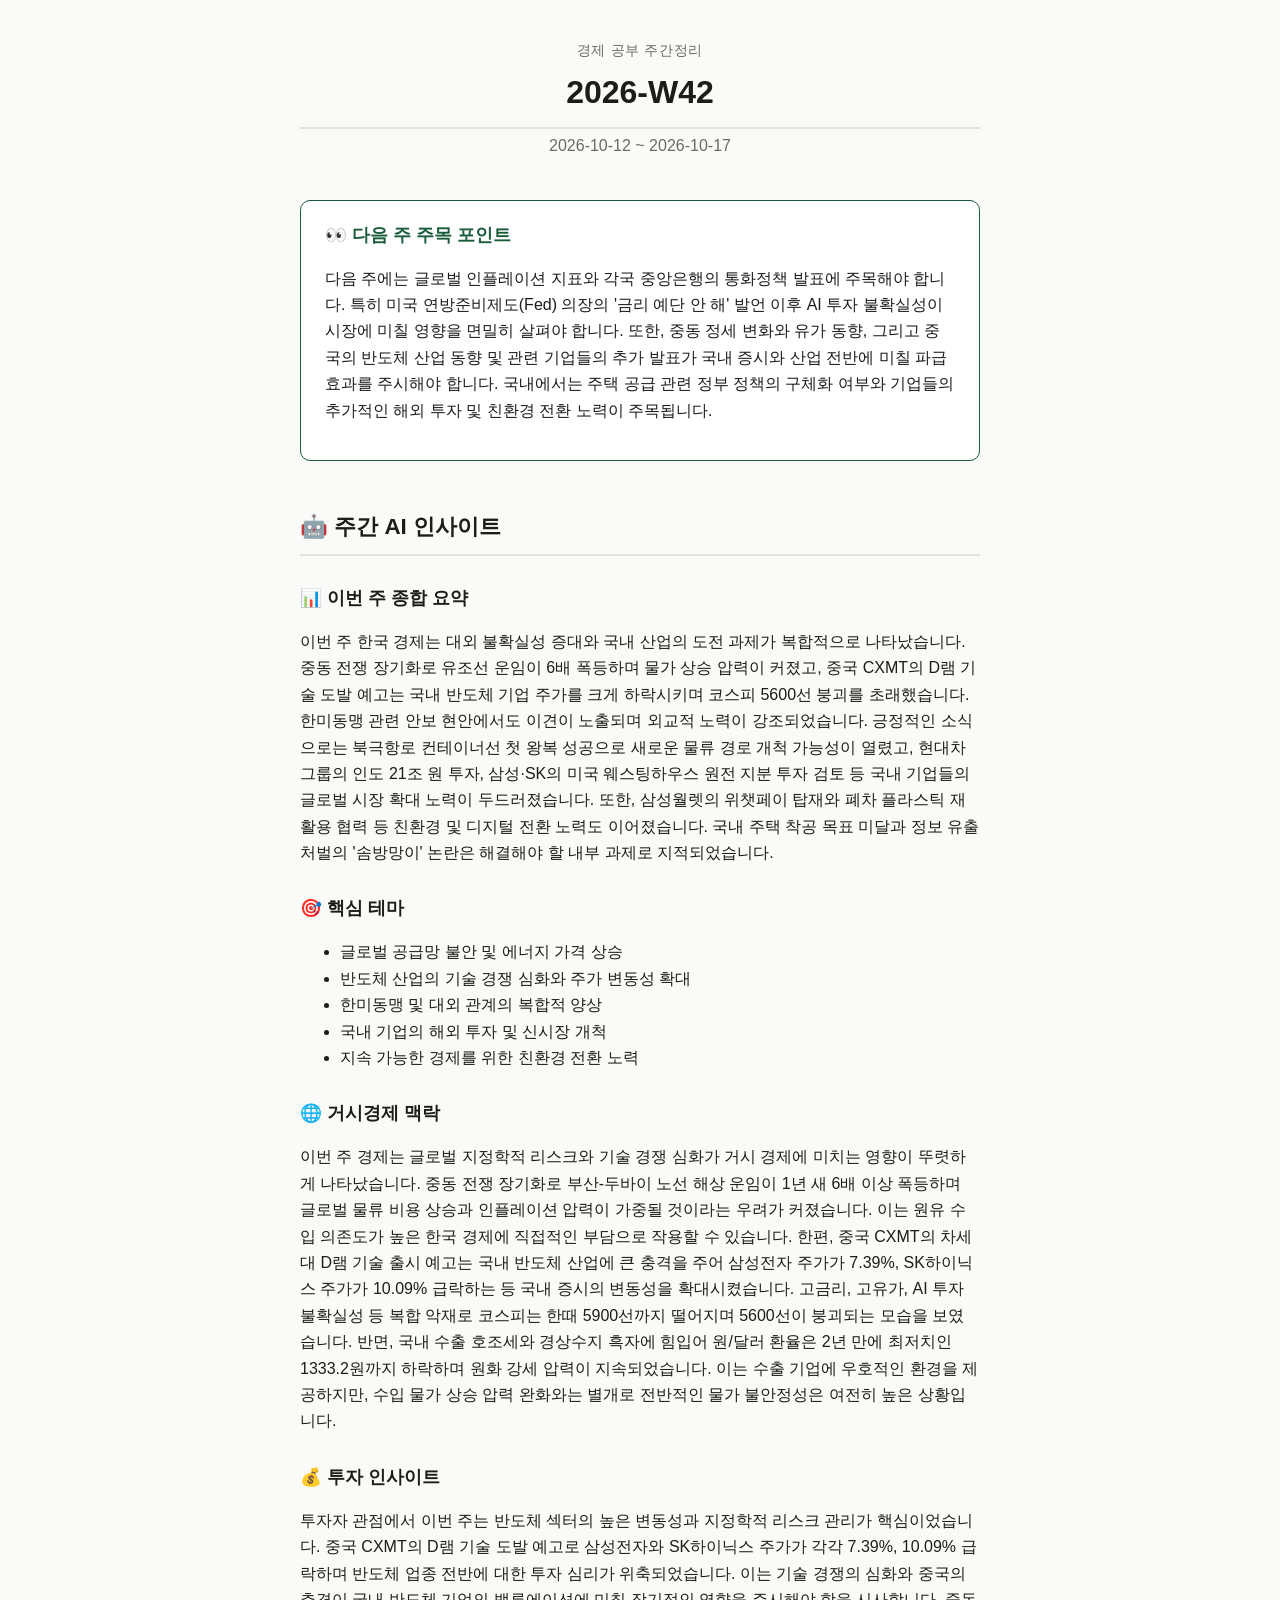
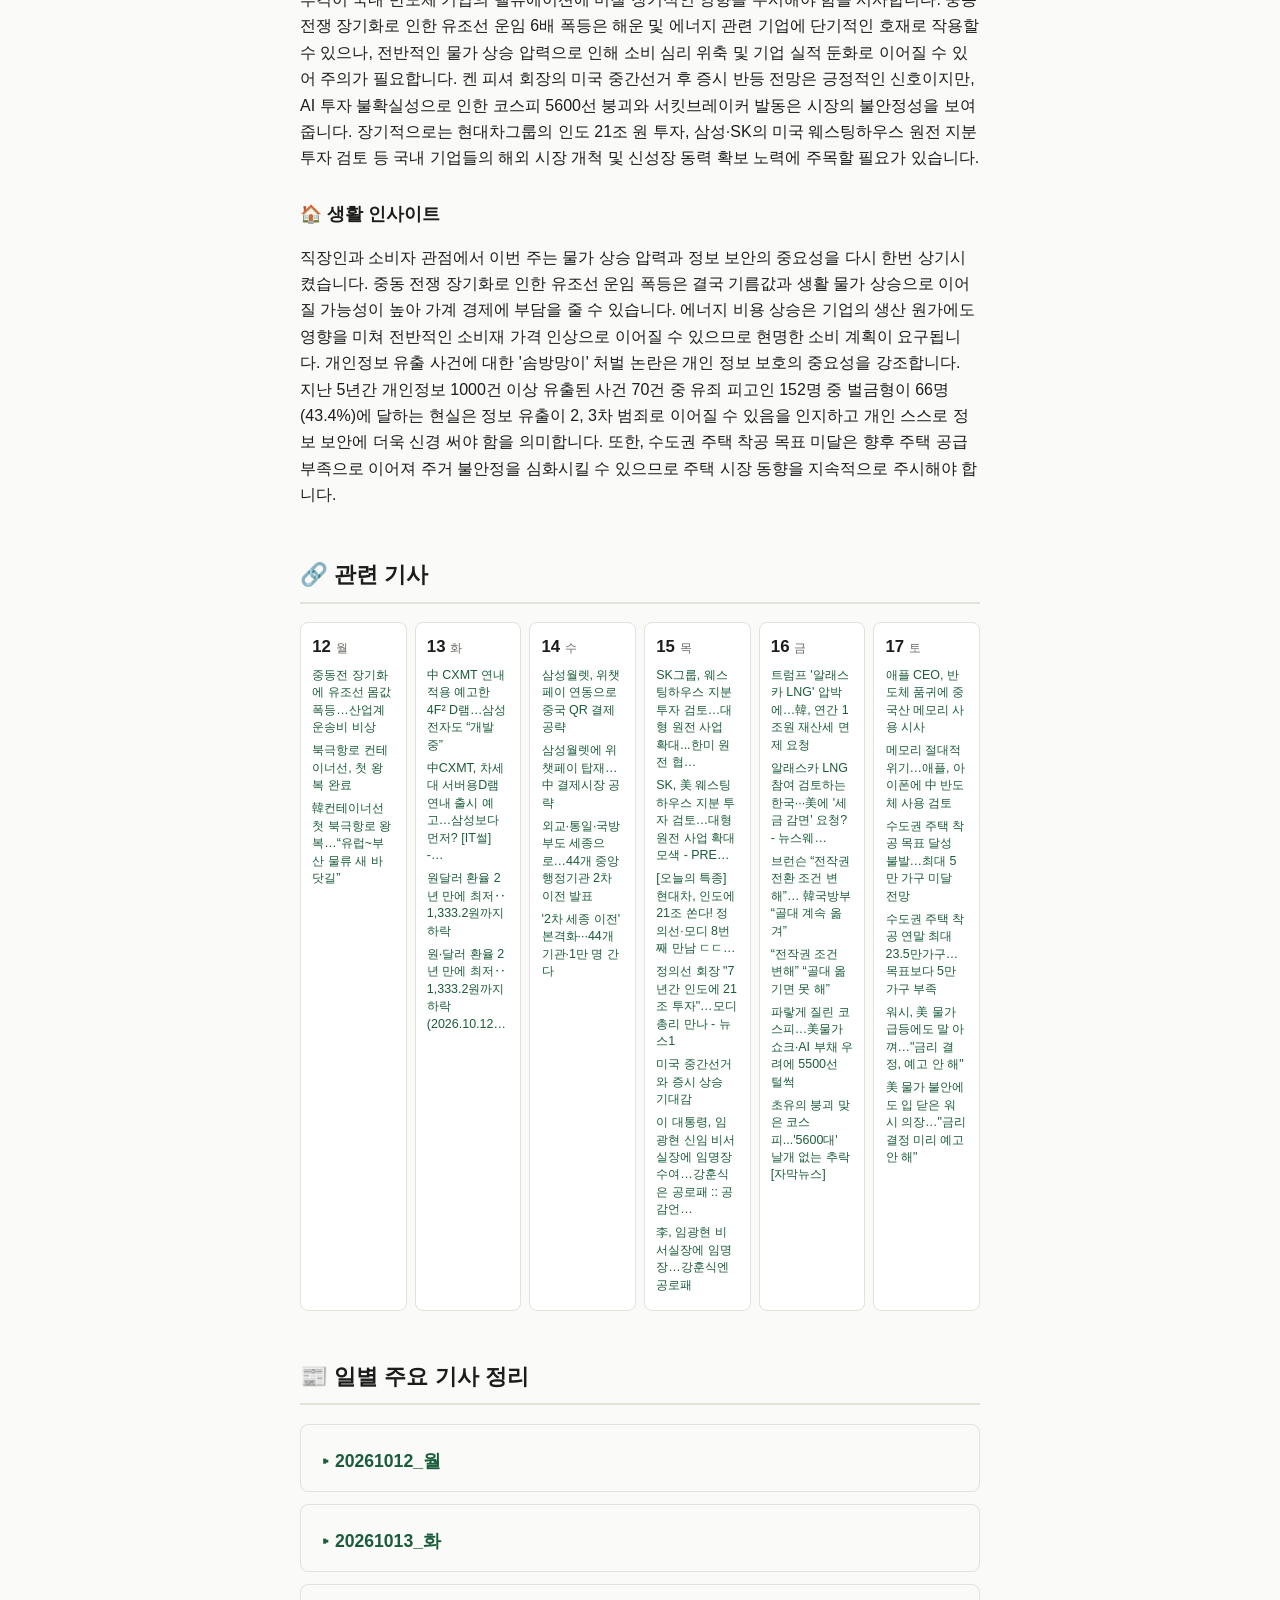
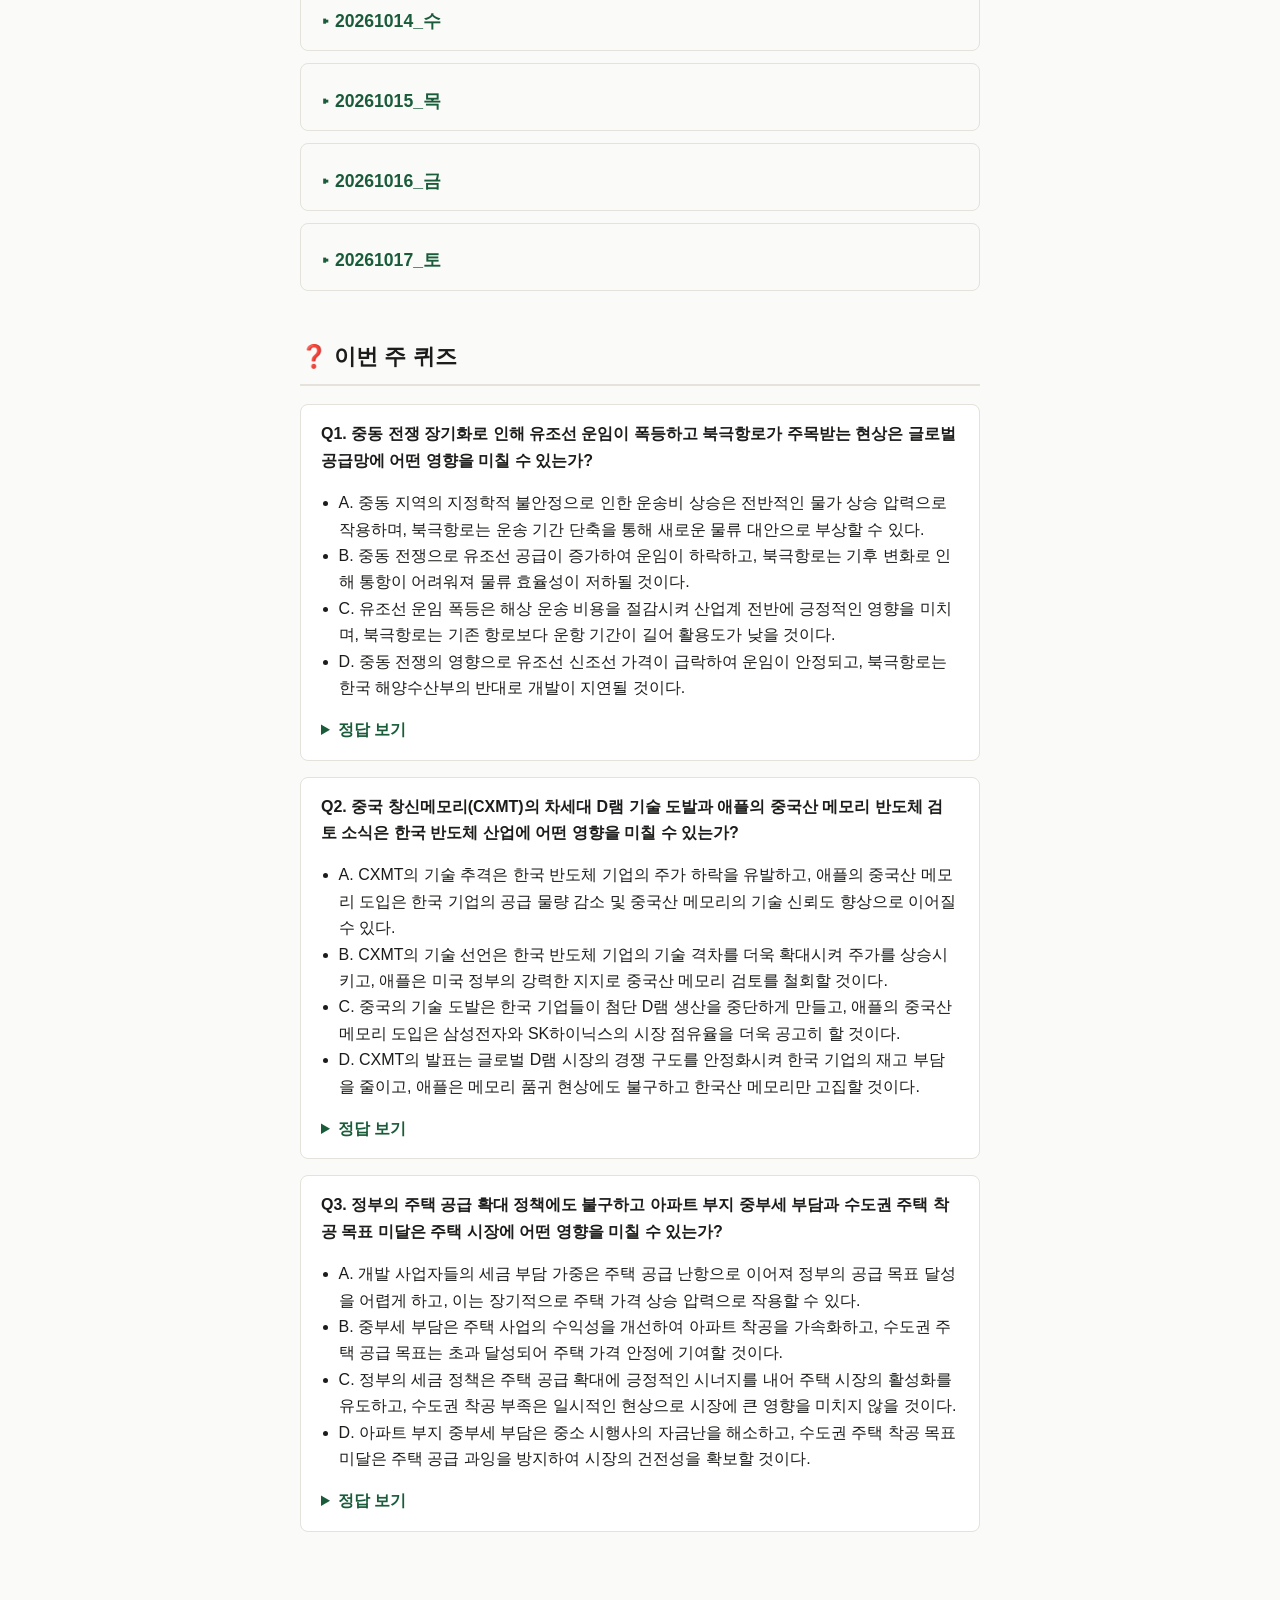
<file: docs/weeks/2026-W42.html>
<!doctype html>
<html lang="ko">
<head>
<meta charset="utf-8">
<meta name="viewport" content="width=device-width, initial-scale=1">
<title>2026-W42 경제 공부 주간정리</title>
<link rel="stylesheet" href="../style.css">
</head>
<body>
  <header>
    <p class="site-name">경제 공부 주간정리</p>
    <h1>2026-W42</h1>
    <p class="period">2026-10-12 ~ 2026-10-17</p>
  </header>

  <section class="next-watch">
    <h2>👀 다음 주 주목 포인트</h2>
    <p>다음 주에는 글로벌 인플레이션 지표와 각국 중앙은행의 통화정책 발표에 주목해야 합니다. 특히 미국 연방준비제도(Fed) 의장의 '금리 예단 안 해' 발언 이후 AI 투자 불확실성이 시장에 미칠 영향을 면밀히 살펴야 합니다. 또한, 중동 정세 변화와 유가 동향, 그리고 중국의 반도체 산업 동향 및 관련 기업들의 추가 발표가 국내 증시와 산업 전반에 미칠 파급 효과를 주시해야 합니다. 국내에서는 주택 공급 관련 정부 정책의 구체화 여부와 기업들의 추가적인 해외 투자 및 친환경 전환 노력이 주목됩니다.</p>
  </section>

  <section class="insights">
    <h1>🤖 주간 AI 인사이트</h1>
    <h2>📊 이번 주 종합 요약</h2>
    <p>이번 주 한국 경제는 대외 불확실성 증대와 국내 산업의 도전 과제가 복합적으로 나타났습니다. 중동 전쟁 장기화로 유조선 운임이 6배 폭등하며 물가 상승 압력이 커졌고, 중국 CXMT의 D램 기술 도발 예고는 국내 반도체 기업 주가를 크게 하락시키며 코스피 5600선 붕괴를 초래했습니다. 한미동맹 관련 안보 현안에서도 이견이 노출되며 외교적 노력이 강조되었습니다. 긍정적인 소식으로는 북극항로 컨테이너선 첫 왕복 성공으로 새로운 물류 경로 개척 가능성이 열렸고, 현대차그룹의 인도 21조 원 투자, 삼성·SK의 미국 웨스팅하우스 원전 지분 투자 검토 등 국내 기업들의 글로벌 시장 확대 노력이 두드러졌습니다. 또한, 삼성월렛의 위챗페이 탑재와 폐차 플라스틱 재활용 협력 등 친환경 및 디지털 전환 노력도 이어졌습니다. 국내 주택 착공 목표 미달과 정보 유출 처벌의 '솜방망이' 논란은 해결해야 할 내부 과제로 지적되었습니다.</p>
    <h2>🎯 핵심 테마</h2>
    <ul><li>글로벌 공급망 불안 및 에너지 가격 상승</li><li>반도체 산업의 기술 경쟁 심화와 주가 변동성 확대</li><li>한미동맹 및 대외 관계의 복합적 양상</li><li>국내 기업의 해외 투자 및 신시장 개척</li><li>지속 가능한 경제를 위한 친환경 전환 노력</li></ul>
    <h2>🌐 거시경제 맥락</h2>
    <p>이번 주 경제는 글로벌 지정학적 리스크와 기술 경쟁 심화가 거시 경제에 미치는 영향이 뚜렷하게 나타났습니다. 중동 전쟁 장기화로 부산-두바이 노선 해상 운임이 1년 새 6배 이상 폭등하며 글로벌 물류 비용 상승과 인플레이션 압력이 가중될 것이라는 우려가 커졌습니다. 이는 원유 수입 의존도가 높은 한국 경제에 직접적인 부담으로 작용할 수 있습니다. 한편, 중국 CXMT의 차세대 D램 기술 출시 예고는 국내 반도체 산업에 큰 충격을 주어 삼성전자 주가가 7.39%, SK하이닉스 주가가 10.09% 급락하는 등 국내 증시의 변동성을 확대시켰습니다. 고금리, 고유가, AI 투자 불확실성 등 복합 악재로 코스피는 한때 5900선까지 떨어지며 5600선이 붕괴되는 모습을 보였습니다. 반면, 국내 수출 호조세와 경상수지 흑자에 힘입어 원/달러 환율은 2년 만에 최저치인 1333.2원까지 하락하며 원화 강세 압력이 지속되었습니다. 이는 수출 기업에 우호적인 환경을 제공하지만, 수입 물가 상승 압력 완화와는 별개로 전반적인 물가 불안정성은 여전히 높은 상황입니다.</p>
    <h2>💰 투자 인사이트</h2>
    <p>투자자 관점에서 이번 주는 반도체 섹터의 높은 변동성과 지정학적 리스크 관리가 핵심이었습니다. 중국 CXMT의 D램 기술 도발 예고로 삼성전자와 SK하이닉스 주가가 각각 7.39%, 10.09% 급락하며 반도체 업종 전반에 대한 투자 심리가 위축되었습니다. 이는 기술 경쟁의 심화와 중국의 추격이 국내 반도체 기업의 밸류에이션에 미칠 장기적인 영향을 주시해야 함을 시사합니다. 중동 전쟁 장기화로 인한 유조선 운임 6배 폭등은 해운 및 에너지 관련 기업에 단기적인 호재로 작용할 수 있으나, 전반적인 물가 상승 압력으로 인해 소비 심리 위축 및 기업 실적 둔화로 이어질 수 있어 주의가 필요합니다. 켄 피셔 회장의 미국 중간선거 후 증시 반등 전망은 긍정적인 신호이지만, AI 투자 불확실성으로 인한 코스피 5600선 붕괴와 서킷브레이커 발동은 시장의 불안정성을 보여줍니다. 장기적으로는 현대차그룹의 인도 21조 원 투자, 삼성·SK의 미국 웨스팅하우스 원전 지분 투자 검토 등 국내 기업들의 해외 시장 개척 및 신성장 동력 확보 노력에 주목할 필요가 있습니다.</p>
    <h2>🏠 생활 인사이트</h2>
    <p>직장인과 소비자 관점에서 이번 주는 물가 상승 압력과 정보 보안의 중요성을 다시 한번 상기시켰습니다. 중동 전쟁 장기화로 인한 유조선 운임 폭등은 결국 기름값과 생활 물가 상승으로 이어질 가능성이 높아 가계 경제에 부담을 줄 수 있습니다. 에너지 비용 상승은 기업의 생산 원가에도 영향을 미쳐 전반적인 소비재 가격 인상으로 이어질 수 있으므로 현명한 소비 계획이 요구됩니다. 개인정보 유출 사건에 대한 '솜방망이' 처벌 논란은 개인 정보 보호의 중요성을 강조합니다. 지난 5년간 개인정보 1000건 이상 유출된 사건 70건 중 유죄 피고인 152명 중 벌금형이 66명(43.4%)에 달하는 현실은 정보 유출이 2, 3차 범죄로 이어질 수 있음을 인지하고 개인 스스로 정보 보안에 더욱 신경 써야 함을 의미합니다. 또한, 수도권 주택 착공 목표 미달은 향후 주택 공급 부족으로 이어져 주거 불안정을 심화시킬 수 있으므로 주택 시장 동향을 지속적으로 주시해야 합니다.</p>
  </section>

  
      <section class="link-calendar-section">
        <h1>🔗 관련 기사</h1>
        <div class="link-calendar">
          <div class="link-day">
            <div class="link-day-head">12<span>월</span></div>
            <ul class="link-list"><li><a href="https://www.nvp.co.kr/news/articleView.html?idxno=319496" target="_blank" rel="noopener noreferrer">중동전 장기화에 유조선 몸값 폭등…산업계 운송비 비상</a></li><li><a href="https://ktpress.net/shipping-general/515-%EB%B6%81%EA%B7%B9%ED%95%AD%EB%A1%9C-%EC%BB%A8%ED%85%8C%EC%9D%B4%EB%84%88%EC%84%A0-%EC%B2%AB-%EC%99%95%EB%B3%B5-%EC%99%84%EB%A3%8C" target="_blank" rel="noopener noreferrer">북극항로 컨테이너선, 첫 왕복 완료</a></li><li><a href="https://www.donga.com/news/Economy/article/all/20261013/134832718/1" target="_blank" rel="noopener noreferrer">韓컨테이너선 첫 북극항로 왕복…“유럽~부산 물류 새 바닷길”</a></li></ul>
          </div>
          <div class="link-day">
            <div class="link-day-head">13<span>화</span></div>
            <ul class="link-list"><li><a href="https://www.donga.com/news/Economy/article/all/20261014/134841408/1" target="_blank" rel="noopener noreferrer">中 CXMT 연내 적용 예고한 4F² D램…삼성전자도 “개발 중”</a></li><li><a href="https://www.mt.co.kr/tech/2026/10/12/2026101208102476383" target="_blank" rel="noopener noreferrer">中CXMT, 차세대 서버용D램 연내 출시 예고…삼성보다 먼저? [IT썰] -…</a></li><li><a href="https://imnews.imbc.com/replay/2026/nw1200/article/6857227_36967.html" target="_blank" rel="noopener noreferrer">원달러 환율 2년 만에 최저‥1,333.2원까지 하락</a></li><li><a href="https://www.youtube.com/watch?v=b2C0Y3QQcWY" target="_blank" rel="noopener noreferrer">원·달러 환율 2년 만에 최저‥1,333.2원까지 하락 (2026.10.12…</a></li></ul>
          </div>
          <div class="link-day">
            <div class="link-day-head">14<span>수</span></div>
            <ul class="link-list"><li><a href="https://www.sbhnews.com/news/samsung-wallet-wechatpay-china-qr-6403e9ac-2026-10-13-PM-07-39" target="_blank" rel="noopener noreferrer">삼성월렛, 위챗페이 연동으로 중국 QR 결제 공략</a></li><li><a href="https://www.hankyung.com/article/2026101397811" target="_blank" rel="noopener noreferrer">삼성월렛에 위챗페이 탑재…中 결제시장 공략</a></li><li><a href="https://www.donga.com/news/Politics/article/all/20261013/134833723/1" target="_blank" rel="noopener noreferrer">외교·통일·국방부도 세종으로…44개 중앙행정기관 2차 이전 발표</a></li><li><a href="https://www.mois.go.kr/video/bbs/type019/commonSelectBoardArticle.do?bbsId=BBSMSTR_000000000255&amp;nttId=130184" target="_blank" rel="noopener noreferrer">'2차 세종 이전' 본격화···44개 기관·1만 명 간다</a></li></ul>
          </div>
          <div class="link-day">
            <div class="link-day-head">15<span>목</span></div>
            <ul class="link-list"><li><a href="https://news.jkn.co.kr/post/1024622" target="_blank" rel="noopener noreferrer">SK그룹, 웨스팅하우스 지분투자 검토…대형 원전 사업 확대...한미 원전 협…</a></li><li><a href="http://www.press9.kr/news/articleView.html?idxno=84266" target="_blank" rel="noopener noreferrer">SK, 美 웨스팅하우스 지분 투자 검토…대형 원전 사업 확대 모색 - PRE…</a></li><li><a href="https://www.youtube.com/shorts/rG6XhKQlCEI" target="_blank" rel="noopener noreferrer">[오늘의 특종] 현대차, 인도에 21조 쏜다! 정의선·모디 8번째 만남 ㄷㄷ…</a></li><li><a href="https://www.news1.kr/industry/auto-industry/6319054" target="_blank" rel="noopener noreferrer">정의선 회장 "7년간 인도에 21조 투자"…모디 총리 만나 - 뉴스1</a></li><li><a href="https://www.cksehf.com/2026/10/blog-post_870.html" target="_blank" rel="noopener noreferrer">미국 중간선거와 증시 상승 기대감</a></li><li><a href="https://www.newsis.com/view/NISX20261015_0003826959" target="_blank" rel="noopener noreferrer">이 대통령, 임광현 신임 비서실장에 임명장 수여…강훈식은 공로패 :: 공감언…</a></li><li><a href="https://www.donga.com/news/Politics/article/all/20261015/134845617/1" target="_blank" rel="noopener noreferrer">李, 임광현 비서실장에 임명장…강훈식엔 공로패</a></li></ul>
          </div>
          <div class="link-day">
            <div class="link-day-head">16<span>금</span></div>
            <ul class="link-list"><li><a href="https://news.mtn.co.kr/article/2026101613373816222" target="_blank" rel="noopener noreferrer">트럼프 '알래스카 LNG' 압박에…韓, 연간 1조원 재산세 면제 요청</a></li><li><a href="https://www.newsway.co.kr/news/view?ud=2026101609442373977" target="_blank" rel="noopener noreferrer">알래스카 LNG 참여 검토하는 한국···美에 '세금 감면' 요청? - 뉴스웨…</a></li><li><a href="https://www.donga.com/news/Inter/article/all/20261016/134851741/2" target="_blank" rel="noopener noreferrer">브런슨 “전작권 전환 조건 변해”… 韓국방부 “골대 계속 옮겨”</a></li><li><a href="https://m.seoul.co.kr/news/2026/10/16/20261016001005" target="_blank" rel="noopener noreferrer">“전작권 조건 변해” “골대 옮기면 못 해”</a></li><li><a href="https://www.donga.com/news/Economy/article/all/20261015/134845867/1" target="_blank" rel="noopener noreferrer">파랗게 질린 코스피…美물가 쇼크·AI 부채 우려에 5500선 털썩</a></li><li><a href="https://www.ytn.co.kr/_ln/0134_202610150918401998" target="_blank" rel="noopener noreferrer">초유의 붕괴 맞은 코스피...'5600대' 날개 없는 추락 [자막뉴스]</a></li></ul>
          </div>
          <div class="link-day">
            <div class="link-day-head">17<span>토</span></div>
            <ul class="link-list"><li><a href="https://www.hankyung.com/article/2026101670441" target="_blank" rel="noopener noreferrer">애플 CEO, 반도체 품귀에 중국산 메모리 사용 시사</a></li><li><a href="https://www.hankyung.com/article/2026101652367" target="_blank" rel="noopener noreferrer">메모리 절대적 위기…애플, 아이폰에 中 반도체 사용 검토</a></li><li><a href="https://www.seoul.co.kr/news/economy/2026/10/16/20261016500219" target="_blank" rel="noopener noreferrer">수도권 주택 착공 목표 달성 불발…최대 5만 가구 미달 전망</a></li><li><a href="https://www.pinpointnews.co.kr/news/articleView.html?idxno=496045" target="_blank" rel="noopener noreferrer">수도권 주택 착공 연말 최대 23.5만가구…목표보다 5만가구 부족</a></li><li><a href="https://mobile.newsis.com/view/NISX20261016_0003829027" target="_blank" rel="noopener noreferrer">워시, 美 물가 급등에도 말 아껴…"금리 결정, 예고 안 해"</a></li><li><a href="https://www.widedaily.com/news/articleView.html?idxno=302052" target="_blank" rel="noopener noreferrer">美 물가 불안에도 입 닫은 워시 의장…"금리 결정 미리 예고 안 해"</a></li></ul>
          </div></div>
      </section>

  <section class="daily">
    <h1>📰 일별 주요 기사 정리</h1>
    
      <details class="day">
        <summary>20261012_월</summary>
        
        <article class="story">
          <h3>▶ 중동전 장기화, 유조선 운임 6배 폭등 <span class="story-type"></span></h3>
          <p><strong>무슨 일</strong> 중동 전쟁 장기화로 인해 10년 된 중고 초대형 원유운반선(VLCC) 가격이 신조선 가격을 사상 처음으로 넘어섰고, 부산에서 두바이 노선의 해상 운임은 1년 새 6배 이상 폭등했습니다.</p>
          <p><strong>배경/논의 내용</strong> 중동 지역의 지정학적 불안정으로 호르무즈 해협 통항 차질이 발생하고, 신규 선박 건조에 최소 2년 이상이 소요되어 당장 운항 가능한 중고선 수요가 급증했기 때문입니다.</p>
          <p><strong>효과/시사점</strong> 운송비 부담이 커져 산업계 전반에 비상이 걸렸으며, 이는 기름값과 물가 상승 압력으로 이어질 수 있다는 우려가 제기되고 있습니다.</p>
        </article>
        <article class="story">
          <h3>▶ 북극항로 컨테이너선 첫 왕복 성공 <span class="story-type"></span></h3>
          <p><strong>무슨 일</strong> 국내 컨테이너선 '팬스타 아크로호'가 북극항로를 통해 유럽과 아시아를 잇는 첫 왕복 운항에 성공, 시범운항 50일 만인 2026년 10월 11일 부산항으로 귀항했습니다.</p>
          <p><strong>배경/논의 내용</strong> 기후 변화로 북극해 얼음이 녹으면서 새로운 해상 운송 경로가 열렸으며, 해양수산부가 2026년 업무계획에서 '북극항로 시대 대비 동남권 대도약'을 첫 번째 중점과제로 꼽는 등 정부와 민간의 협력으로 시범 운항이 추진되었습니다.</p>
          <p><strong>효과/시사점</strong> 부산에서 네덜란드 로테르담까지 기존 수에즈 운하 경로보다 열흘가량 빠른 약 22일이 소요되어 운항 기간을 단축했으며, 정부는 이번 운항에서 확보한 데이터를 분석하여 2030년 정기 항로 개통을 추진할 계획입니다.</p>
        </article>
        <article class="story">
          <h3>▶ 정보유출 처벌 '솜방망이' 논란 <span class="story-type"></span></h3>
          <p><strong>무슨 일</strong> 2021년부터 2025년까지 5년간 개인정보 1000건 이상 유출된 사건 70건의 판결문을 분석한 결과, 유죄가 선고된 피고인 152명 중 벌금형이 66명(43.4%)으로 절반에 육박했고, 실형은 41명(27%)에 그쳤습니다.</p>
          <p><strong>배경/논의 내용</strong> 법원이 정보 유출의 심각성을 충분히 인지하지 못하거나, 피해 규모 산정의 어려움 등으로 인해 강력한 처벌보다는 경미한 형량을 선고하는 경향이 있기 때문이라는 지적이 제기됩니다.</p>
          <p><strong>효과/시사점</strong> 솜방망이 처벌은 정보 유출 범죄의 재범률을 높이고, 보이스피싱이나 사기 등 2·3차 범죄로 이어질 가능성을 확대시켜 사회 전반의 정보 보안에 대한 불신을 심화시킬 수 있습니다.</p>
        </article>
        <article class="story">
          <h3>▶ 한미동맹 위기론 속 대미 외교 메시지 필요성 제기 <span class="story-type"></span></h3>
          <p><strong>무슨 일</strong> 2026년 10월 12일 국회 외교통일위원회의 주미한국대사관 국정감사에서 강경화 주미대사가 한미 간 정보공유 제한 논란이 가장 풀기 어려운 현안이며, 백악관과의 고위급 소통에 한계가 있음을 시인했습니다.</p>
          <p><strong>배경/논의 내용</strong> 최근 한미 간 정보 공유 제한 논란과 대미 투자 이행을 둘러싼 이견이 노출되면서 야권을 중심으로 한미동맹 균열론이 제기되었고, 이에 정부가 미국의 변화된 외교 환경에 맞춰 보다 적극적인 대미 메시지를 내야 한다는 제언이 나왔습니다.</p>
          <p><strong>효과/시사점</strong> 강 대사는 현안이 어렵지만 동맹에 대한 미국의 지지는 뿌리가 깊다고 강조하며, 당장은 한미동맹 위기론에 대한 직접적인 언급을 피하면서도 양국 관계의 안정화를 위한 외교적 노력이 지속될 필요가 있음을 시사했습니다.</p>
        </article>
        
      </details>
      <details class="day">
        <summary>20261013_화</summary>
        
        <article class="story">
          <h3>▶ 中 CXMT, D램 기술 도발 <span class="story-type"></span></h3>
          <p><strong>무슨 일</strong> 중국 창신메모리(CXMT)가 4F² 기술을 적용한 차세대 서버용 D램을 2026년 연내 출시하겠다고 선언하며, 삼성전자가 2028년경 양산을 목표로 하는 유사 기술보다 2년 앞서겠다고 발표했다.</p>
          <p><strong>배경/논의 내용</strong> CXMT는 2026년 10월 10일 중국 상하이에서 열린 콘퍼런스에서 4F² 기술을 적용한 DDR5 RDIMM 서버용 메모리 모듈을 연말까지 선보일 계획을 밝혔다.</p>
          <p><strong>효과/시사점</strong> 이 발표로 2026년 10월 13일 국내 증시에서 삼성전자 주가는 7.39%, SK하이닉스 주가는 10.09% 하락하는 등 글로벌 반도체 주가가 크게 출렁였다. 업계는 CXMT의 실제 양산 경쟁력에 대한 의문을 제기하면서도, 중국의 기술 추격이 글로벌 D램 시장 경쟁 구도에 미칠 영향에 촉각을 세우고 있다.</p>
        </article>
        <article class="story">
          <h3>▶ 한미 안보협의체 공회전 <span class="story-type"></span></h3>
          <p><strong>무슨 일</strong> 한국이 미국에 대규모 투자를 단행했음에도 불구하고, 한미 양국 정부 당국 간 안보 현안을 논의할 실무 협의체가 제대로 가동되지 않고 있는 것으로 파악되었다.</p>
          <p><strong>배경/논의 내용</strong> 2026년 10월 12일 매일경제 취재에 따르면, 한미 안보 현안 관련 정부 당국 간 실무 협의체가 활성화되지 않아 양국 간 정책 조율에 어려움이 발생하고 있다.</p>
          <p><strong>효과/시사점</strong> 이재명 정부가 호남 반도체 팹(공장)의 빠른 착공을 위해 추진 중인 광주 군공항 이전 작업이 한미 관계의 이상 기류로 인해 속도를 내지 못할 수 있다는 우려가 제기되고 있다. 이재명 대통령은 당초 2028년 중반으로 제시된 광주 군공항 임시 이전 완료 시기를 앞당기라고 지시한 바 있다.</p>
        </article>
        <article class="story">
          <h3>▶ 아파트 부지 중부세 폭탄 <span class="story-type"></span></h3>
          <p><strong>무슨 일</strong> 아파트 건설을 위한 토지 확보가 어려운 상황에서, 개발 사업자들이 과도한 중부세(종합부동산세) 부담으로 인해 주택 공급에 난항을 겪고 있다.</p>
          <p><strong>배경/논의 내용</strong> 주택사업 승인이 5년 이상 지연될 경우, 그동안 감면받았던 종합부동산세에 대한 이자까지 추징당하게 되면서, 중소 시행사 A사는 내년 말 최대 20억 원의 세금 폭탄을 맞을 위기에 놓이는 등 자금난이 심화되고 있다.</p>
          <p><strong>효과/시사점</strong> 정부의 주택 공급 확대 정책 방향과 현행 세금 정책이 서로 엇박자를 내고 있다는 지적이 제기되며, 이는 2026년 하반기 이후 주택 공급 목표 달성에 부정적인 영향을 미칠 것으로 우려된다.</p>
        </article>
        <article class="story">
          <h3>▶ 원/달러 환율 2년만 최저 <span class="story-type"></span></h3>
          <p><strong>무슨 일</strong> 2026년 10월 12일 서울외환시장에서 원/달러 환율이 장중 1333.2원까지 하락하며 약 2년 만에 최저치를 기록했다. 이는 2024년 10월 4일 저점(1331.3원) 이후 가장 낮은 수준이다.</p>
          <p><strong>배경/논의 내용</strong> 반도체 호황을 중심으로 한 국내 수출의 지속적인 호조세와 경상수지 흑자로 인해 국내 외환시장에 달러 매도 물량이 증가하며 원화 강세 압력이 커진 것이 주요 배경이다.</p>
          <p><strong>효과/시사점</strong> 국내 수출 기업들의 달러 매도 물량 출회 등 우호적인 외환 수급 여건이 당분간 지속될 것으로 기대되며, 이는 원화 강세 추세를 뒷받침할 수 있다. 다만, 수입 물가 상승 압력 등 경제 전반에 미치는 영향에 대한 추가 분석이 필요하다.</p>
        </article>
        <div class="terms"><h4>📖 용어 정리</h4><ul><li><strong>중부세</strong> — 중부세는 '무거운 세금'이라는 의미로, 특히 부동산 관련 세금 부담이 과도하게 높을 때 사용되는 비공식적인 표현이다. 기사에서는 주로 종합부동산세(종부세)와 같이 주택 소유자나 개발 사업자에게 큰 부담이 되는 세금을 지칭한다.</li></ul></div>
      </details>
      <details class="day">
        <summary>20261014_수</summary>
        
        <article class="story">
          <h3>▶ 中 반도체 쇼크, 코스피 6천선 턱걸이 <span class="story-type"></span></h3>
          <p><strong>무슨 일</strong> 중국 CXMT의 차세대 D램 출시 예고와 고금리, 고유가 등 복합 악재로 국내외 반도체 시장이 충격을 받으며 코스피가 급락해 6천 선을 간신히 지켰습니다. 삼성전자와 SK하이닉스 등 주요 반도체 기업의 주가가 크게 하락했습니다.</p>
          <p><strong>배경/논의 내용</strong> 중국 창신메모리테크놀로지(CXMT)가 4F² 기술을 적용한 차세대 서버용 DDR5 RDIMM 제품을 2026년 연내 출시할 계획을 밝히면서 중국의 기술 추격에 대한 우려가 커졌습니다. 또한, 고금리 상황이 인공지능(AI) 투자 위축으로 이어질 수 있다는 전망과 국제유가 상승 등 대외 환경 악화가 복합적으로 작용했습니다.</p>
          <p><strong>효과/시사점</strong> 2026년 10월 13일 코스피는 전날보다 5.46% 급락한 6035.35로 마감하며 장중 한때 5900선까지 떨어졌습니다. 삼성전자는 7.39%, SK하이닉스는 10.09% 폭락했으며, 외국인은 4조 5천억 원 넘게 순매도했습니다. 안전자산인 채권으로 자금이 쏠릴 가능성이 제기되며, 정부의 반도체 특수를 믿고 짠 경제정책 수정이 불가피하다는 지적이 나왔습니다.</p>
        </article>
        <article class="story">
          <h3>▶ 대통령, 국무회의서 국익외교 강조 <span class="story-type"></span></h3>
          <p><strong>무슨 일</strong> 이재명 대통령이 2026년 10월 13일 국무회의에서 '대한민국의 외교 방침은 실용적 국익 외교'라며 '굴종적 태도나 사대적 태도를 지양해야 한다'고 강조했습니다.</p>
          <p><strong>배경/논의 내용</strong> 최근 한미 정보당국 간 대북 정보 공유 제한 및 불협화음 등으로 한미동맹 균열론이 확산하는 상황에서, 이 대통령은 국가 간 이견은 있기 마련이며 이를 조정하는 것이 중요하다고 언급했습니다. 이는 정동영 통일부 장관과 이종석 국정원장 등 자주파에 힘을 실어준 것으로 해석됩니다.</p>
          <p><strong>효과/시사점</strong> 이 대통령의 발언은 한미 관계에서 자율성과 협상력을 지키겠다는 의지를 분명히 한 것으로 풀이됩니다. 다만, 미국과 거리를 둔 실용외교 노선이 뚜렷해지면서 한미 관계 경색 우려가 점증하고 있으며, 핵추진잠수함 등 안보 협의도 장기 공전될 가능성이 제기되었습니다.</p>
        </article>
        <article class="story">
          <h3>▶ 삼성월렛, 위챗페이 탑재로 中 결제 편의 증대 <span class="story-type"></span></h3>
          <p><strong>무슨 일</strong> 삼성전자의 모바일 결제 서비스 '삼성월렛'에 중국 텐센트의 '위챗페이' QR 결제 시스템이 연동될 예정입니다. 이를 통해 갤럭시 이용자들이 중국 여행 시 현지에서 더욱 편리하게 결제할 수 있게 됩니다.</p>
          <p><strong>배경/논의 내용</strong> 삼성전자, 우리은행, 중국 텐센트가 삼성월렛머니를 중국 QR결제망과 연동하는 방안을 논의 중이며, 2026년 10월 말 업무협약(MOU)을 맺을 예정입니다. 이는 갤럭시 이용자의 중국 현지 결제 편의성을 높이고, 삼성월렛의 해외 결제 영역을 확장하기 위한 전략입니다.</p>
          <p><strong>효과/시사점</strong> 삼성월렛 이용자들은 중국 방문 시 별도의 현지 결제 앱 설치 없이 QR코드로 결제할 수 있게 되어 편의성이 크게 향상될 것으로 기대됩니다. 이번 협력을 시작으로 삼성전자는 향후 동남아시아 등 QR 결제가 활성화된 다른 지역의 결제 서비스 기업과도 협력을 확대할 가능성이 있습니다.</p>
        </article>
        <article class="story">
          <h3>▶ 국방부 등 44개 기관 세종 이전 확정 <span class="story-type"></span></h3>
          <p><strong>무슨 일</strong> 외교부, 국방부, 통일부, 경찰청, 금융위원회 등 수도권에 있는 중앙행정기관과 소속 기관 총 44곳이 2027년부터 2031년까지 세종시로 단계적으로 이전하는 계획이 발표되었습니다.</p>
          <p><strong>배경/논의 내용</strong> 정부는 수도권 과밀을 완화하고 국가균형발전을 촉진하며, 세종을 실질적인 국정운영의 중심으로 만들기 위해 2026년 10월 13일 '2차 중앙행정기관 이전 계획'을 발표했습니다. 이전 대상은 총 44개 기관, 공무원 정원 기준 9,929명입니다.</p>
          <p><strong>효과/시사점</strong> 2027년에는 별도 청사가 필요 없는 27개 기관(2,995명)이 민간 임차 공간을 활용해 먼저 이전하며, 수사·보안 등 독립 청사가 필요한 17개 기관(6,934명)은 2031년까지 청사를 신축한 뒤 이전합니다. 내년 임차 청사 조성 및 공무원 이주 지원에 약 897억 원, 신규 청사 건립에 약 3조 1천억 원이 소요될 것으로 추산됩니다.</p>
        </article>
        
      </details>
      <details class="day">
        <summary>20261015_목</summary>
        
        <article class="story">
          <h3>▶ 삼성·SK, 美 웨스팅하우스 지분 투자 검토 <span class="story-type"></span></h3>
          <p><strong>무슨 일</strong> 삼성, SK 등 국내 주요 대기업들이 미국 원전 기업 웨스팅하우스에 최대 4조원 규모의 지분 투자를 검토하고 있습니다. 이는 정부가 한미 원전 협력의 일환으로 웨스팅하우스 지분 확보를 추진하는 과정에서 공기업의 재무 여력 부족으로 민간 기업에 공동 투자를 요청하면서 시작되었습니다.</p>
          <p><strong>배경/논의 내용</strong> 미국 내 AI 데이터센터 등 전력 수요 급증과 맞물려 원전 건설 수요가 덩달아 급증하고 있기 때문입니다. 도널드 트럼프 미국 대통령은 지난해 5월 행정명령을 통해 2050년까지 미국 원전 설비용량을 약 100GW에서 400GW로 4배 확대하겠다는 목표를 제시했습니다.</p>
          <p><strong>효과/시사점</strong> 한국은 웨스팅하우스 지분 확보를 통해 미국 원전 시장 진출의 교두보를 마련하고, 미국은 한국의 시공·기자재 공급 역량을 활용해 원전 건설에 속도를 낼 것으로 기대됩니다. SK그룹은 소형모듈원전(SMR)에 이어 대형 원전 분야로 사업을 확장할 기회를 얻게 됩니다.</p>
        </article>
        <article class="story">
          <h3>▶ 정의선 회장, 인도에 21조원 투자 발표 <span class="story-type"></span></h3>
          <p><strong>무슨 일</strong> 정의선 현대자동차그룹 회장이 10월 13일(현지시간) 나렌드라 모디 인도 총리를 만나 향후 7년간 인도에 약 155억 달러(약 21조원)를 투자하겠다고 발표했습니다. 이는 자동차를 넘어 인프라, 에너지, 로보틱스, 인공지능(AI) 분야까지 아우르는 대규모 투자 계획입니다.</p>
          <p><strong>배경/논의 내용</strong> 인도는 지난해 자동차 판매량이 551만대로 중국, 미국에 이어 세계 3위 시장이며, 인구 14억명으로 성장 잠재력이 매우 큽니다. 현대차그룹은 인도를 한국, 미국을 잇는 새로운 자동차 생산 거점이자 신흥국 진출의 발판으로 삼아 '제2의 미국'으로 키우려는 전략입니다.</p>
          <p><strong>효과/시사점</strong> 현대차그룹은 이번 투자를 통해 2028년 이후 인도에서 연간 150만대 생산 체제를 목표로 하고 있습니다. 이는 인도 현지 기반 강화와 사업 기회 확대를 통해 인도 최상위 모빌리티 기업으로 자리매김하고, 국내 부품사의 현지 진출 확대에도 긍정적인 영향을 미칠 것으로 예상됩니다.</p>
        </article>
        <article class="story">
          <h3>▶ 켄 피셔, 美 중간선거 후 증시 반등 전망 <span class="story-type"></span></h3>
          <p><strong>무슨 일</strong> '월가의 그루' 켄 피셔 피셔인베스트먼트 회장이 10월 13일(현지시간) '2026 뉴욕 글로벌 금융리더 포럼'에서 미국 중간선거 이후 증시가 상승세를 보일 것이라고 전망했습니다. 그는 지난 100년간 미국 중간선거 이후 9개월간은 92%의 확률로 주가가 상승세를 보였다고 언급했습니다.</p>
          <p><strong>배경/논의 내용</strong> 켄 피셔 회장은 중간선거가 정치적 불확실성과 논쟁적인 정치 법안을 제거하여 시장의 안정화를 가져오기 때문이라고 설명했습니다. 통계적으로 중간선거일이 포함된 4분기와 이어지는 1, 2분기 등 9개월간의 평균 수익률은 19.8%에 달하며, 대공황 이후 단 한 번도 하락한 적이 없었습니다.</p>
          <p><strong>효과/시사점</strong> 이러한 미국 증시의 변화는 한국을 비롯한 다른 국가 증시에도 파급을 미칠 것이라고 강조했습니다. 특히 미국 시장과 상관관계가 높은 한국 증시도 '중간선거의 기적' 현상으로 수혜를 입을 것으로 예상됩니다.</p>
        </article>
        <article class="story">
          <h3>▶ 임광현 신임 비서실장 임명 <span class="story-type"></span></h3>
          <p><strong>무슨 일</strong> 이재명 대통령이 10월 14일 신임 대통령비서실장에 임광현 국세청장을 임명했으며, 10월 15일 임명장을 수여했습니다. 이는 강훈식 초대 비서실장이 지난 9월 21일 사의를 표명한 지 23일 만의 인사입니다.</p>
          <p><strong>배경/논의 내용</strong> 강훈식 초대 비서실장이 지난 9월 21일 국정 운영에 대한 책임을 지고 사의를 표명한 후, 이재명 대통령은 민생 정책 실행력 강화를 위한 정책 조정 역할을 수행할 적임자를 물색했습니다. 임광현 신임 비서실장은 22대 국회의원과 국세청장을 역임한 경제관료 출신 정치인으로, 풍부한 행정 경험과 정무 감각을 겸비한 점이 발탁 배경으로 꼽힙니다.</p>
          <p><strong>효과/시사점</strong> 임광현 신임 비서실장 임명으로 이재명 정부의 대통령실 참모체계에 변화가 시작되었으며, 청와대 2기 참모진 개편이 본격화될 것으로 전망됩니다. 임 실장은 민생 회복과 사회 개혁에 대한 대통령의 주문을 실천하며 국민이 체감하는 삶의 변화를 만들어내는 데 집중할 것이라고 밝혔습니다.</p>
        </article>
        
      </details>
      <details class="day">
        <summary>20261016_금</summary>
        
        <article class="story">
          <h3>▶ 한-알래스카 LNG 세금 감면 요청 <span class="story-type"></span></h3>
          <p><strong>무슨 일</strong> 한국이 알래스카 LNG 사업의 경제성을 높이기 위해 미국 측에 세금 감면을 요청했습니다.</p>
          <p><strong>배경/논의 내용</strong> 연간 최대 1조 원에 달하는 세금 부담을 낮춰 사업의 재정적 타당성을 확보하고, 안정적인 LNG 공급처를 확보하기 위한 포석입니다. 대규모 에너지 프로젝트는 초기 투자 비용이 커 세금 감면이 사업 추진에 중요한 요소로 작용합니다.</p>
          <p><strong>효과/시사점</strong> 미국 측의 긍정적인 반응으로 양국 간 협상의 물꼬가 트일 가능성이 제기되었습니다. 이는 한국의 에너지 안보 강화와 알래스카 LNG 프로젝트의 최종 투자 결정에 긍정적인 영향을 미칠 수 있습니다.</p>
        </article>
        <article class="story">
          <h3>▶ 브런슨, 전작권 전환 조건 변화 언급 <span class="story-type"></span></h3>
          <p><strong>무슨 일</strong> 브런슨(Brunson)이 한미 간 전시작전통제권(OPCON) 전환 조건에 변화가 필요하다고 언급하며, 한미 군 당국 간 이견이 노출되었습니다.</p>
          <p><strong>배경/논의 내용</strong> 브런슨은 한반도 안보 환경이 변화함에 따라 기존의 전작권 전환 조건으로는 현재의 안보 상황을 반영하기 어렵다는 새로운 기준의 필요성을 제기했습니다. 이는 북한의 핵·미사일 위협 고도화 등 역내 안보 지형 변화에 기인합니다.</p>
          <p><strong>효과/시사점</strong> 한국 군 당국은 전작권 전환이 지연될 경우 주한미군 기지 이전 문제 등 장기적인 국방 계획에 차질이 생길 수 있다는 우려를 공개적으로 표명하며 불만을 나타냈습니다. 이는 향후 한미 동맹의 국방 정책 조율에 난항을 예고합니다.</p>
        </article>
        <article class="story">
          <h3>▶ 물가·AI 공포에 코스피 5600 붕괴 <span class="story-type"></span></h3>
          <p><strong>무슨 일</strong> 인플레이션과 인공지능(AI) 관련 시장의 불확실성 증폭으로 투자 심리가 위축되며 코스피 지수가 5600선 아래로 급락했습니다.</p>
          <p><strong>배경/논의 내용</strong> 미국 연방준비제도(Fed)의 지속적인 기준금리 인상 기조가 글로벌 유동성을 흡수하고, 고물가 압력이 지속되면서 기업 실적 둔화 우려가 커졌습니다. 또한, AI 기술 발전의 명암에 대한 투자자들의 공포 심리가 복합적으로 작용했습니다.</p>
          <p><strong>효과/시사점</strong> 코스피 시장에서는 급락세가 심화되어 서킷브레이커가 발동, 20분간 주식 매매가 일시 중단되는 사태가 발생했습니다. 이는 투자자들의 패닉 셀링을 유발하고 시장 변동성을 더욱 확대시킬 수 있습니다.</p>
        </article>
        <article class="story">
          <h3>▶ 현대차·CJ, 폐차 플라스틱 재활용 협력 <span class="story-type"></span></h3>
          <p><strong>무슨 일</strong> 현대자동차, CJ가 협력하여 폐차에서 발생하는 플라스틱 부품을 재활용하는 공동 연구 및 사업화를 추진합니다.</p>
          <p><strong>배경/논의 내용</strong> 유럽연합(EU)을 비롯한 주요 국가들이 자동차 부품의 재활용 의무를 강화하는 규제를 도입함에 따라, 이에 선제적으로 대응하고 지속 가능한 자원 순환 경제를 구축하기 위함입니다. 이는 기업의 ESG 경영 강화에도 기여합니다.</p>
          <p><strong>효과/시사점</strong> 현재 공동 연구가 진행 중이며, 폐차 플라스틱 재활용 기술의 상용화 시점은 아직 확정되지 않았습니다. 성공적인 상용화는 자동차 산업의 폐기물 감소와 신소재 개발에 기여하며, 새로운 비즈니스 모델을 창출할 잠재력을 가집니다.</p>
        </article>
        
      </details>
      <details class="day">
        <summary>20261017_토</summary>
        
        <article class="story">
          <h3>▶ 애플, 메모리 품귀에 중국산 검토 <span class="story-type"></span></h3>
          <p><strong>무슨 일</strong> 애플의 존 터너스 CEO가 글로벌 메모리 반도체 품귀 현상을 '절대적 위기'로 진단하며 중국산 메모리 반도체 도입 가능성을 시사했습니다. 애플은 중국 창신메모리테크놀로지(CXMT)의 D램을 아이폰과 맥북 등에 시험 적용하며 성능을 검증 중입니다.</p>
          <p><strong>배경/논의 내용</strong> 글로벌 메모리 반도체 공급 제약이 심화되고 있으며, 2026년 3분기 세계 스마트폰 출하량은 전년 동기 대비 20% 감소했습니다. 인공지능(AI) 산업의 급성장으로 메모리 수요가 급증한 것도 공급 부족의 주요 원인입니다.</p>
          <p><strong>효과/시사점</strong> 아이폰에 중국산 메모리 반도체가 탑재될 경우 삼성전자와 SK하이닉스 등 한국 메모리 기업들은 공급 물량을 빼앗기고 중국산 메모리의 기술 신뢰도 및 성능 향상 속도가 빨라질 수 있습니다. 또한, 미국 정치권에서는 국가 안보를 이유로 중국산 반도체 사용에 대한 강한 반발이 예상됩니다.</p>
        </article>
        <article class="story">
          <h3>▶ 수도권 주택 착공, 목표 대비 5만 가구 부족 <span class="story-type"></span></h3>
          <p><strong>무슨 일</strong> 정부가 올해 수도권 주택 착공 목표 달성이 어려울 것으로 전망했습니다. 연간 26만 8천 가구 착공을 목표로 했으나, 실제 착공 실적은 21만 8천~23만 5천 가구에 그쳐 최대 5만 가구 부족할 것으로 예상됩니다.</p>
          <p><strong>배경/논의 내용</strong> 민간 부문의 주택 공급, 특히 정비사업과 비아파트 공급이 부진한 것이 주요 원인입니다. 또한, 공사비 상승으로 인한 사업성 악화와 관련 법 개정 지연도 공급 계획에 차질을 빚게 했습니다.</p>
          <p><strong>효과/시사점</strong> 정부가 내건 '5년간 수도권 150만 가구 착공' 목표를 달성하기 위해서는 남은 4년간 매년 최근 10년 최대치(2019년 30만 1천 가구)를 웃도는 '역대급' 착공 물량을 확보해야 하는 부담이 커졌습니다.</p>
        </article>
        <article class="story">
          <h3>▶ 의대 대신 공대 간 딥테크 창업 황금세대 <span class="story-type"></span></h3>
          <p><strong>무슨 일</strong> 1970~1980년대생 중 의대 대신 공대를 선택했던 영재고·과학고 출신 인재들이 인공지능(AI), 반도체, 로봇 등 첨단 딥테크 분야에서 창업을 주도하며 '황금세대'로 부상하고 있습니다.</p>
          <p><strong>배경/논의 내용</strong> 이들은 의대보다 공대 선호도가 높았던 시기에 공대에 진학했으며, 뛰어난 이공계 역량과 외국어 실력을 바탕으로 창업 초기부터 글로벌 시장을 목표로 하고 있습니다. 퓨리오사AI의 백준호 대표, 리벨리온의 박성현 대표 등이 대표적인 인물입니다.</p>
          <p><strong>효과/시사점</strong> 전 세계적인 딥테크 기술 경쟁이 치열해지는 가운데, 이공계 인재들의 창업이 대한민국 핵심 전력으로 떠오르고 있습니다. 이들의 창업이 더욱 확산될 수 있도록 다양한 지원 정책이 필요하다는 목소리가 나오고 있습니다.</p>
        </article>
        <article class="story">
          <h3>▶ 美 물가 불안에도 Fed 의장 '금리 예단 안 해' <span class="story-type"></span></h3>
          <p><strong>무슨 일</strong> 케빈 워시 미국 연방준비제도(Fed) 의장 이 태국 방콕에서 열린 국제통화기금(IMF)·세계은행(WB) 연차총회 에서 향후 통화정책 결정에 대한 선제적 판단을 내리지 않겠다고 밝혔습니다. 그는 인공지능(AI)을 '생애 가장 심오한 경제적 변혁' 으로 규정했습니다.</p>
          <p><strong>배경/논의 내용</strong> 미국의 9월 생산자물가지수(PPI)가 전월 대비 1.3%, 전년 동월 대비 6.3% 상승하며 시장 예상을 웃돌았음에도 불구하고, AI 투자 불확실성과 신용 위험 우려로 자금이 안전자산인 미 국채로 이동했습니다. Fed는 AI가 실제 경제에 미치는 영향을 살펴보기 위한 논의에 착수했으며, 11월 16일 현장 청문회를 개최할 예정입니다.</p>
          <p><strong>효과/시사점</strong> 예상치 못한 미국 장기 국채금리 급락은 국내 증시에 단기적으로 호재가 될 수 있지만, 그 원인이 AI 투자 불안정이라는 점에서 '양날의 검'이 될 수 있다는 분석입니다. 실제로 삼성전자 주가는 9.70%, SK하이닉스 주가는 11.28% 급락했습니다.</p>
        </article>
        <div class="terms"><h4>📖 용어 정리</h4><ul><li><strong>수도권 착공</strong> — 수도권(서울, 경기, 인천) 지역에 주택 건설을 시작하는 것을 의미합니다. 정부의 주택 공급 정책 목표 달성 여부를 가늠하는 중요한 지표입니다.</li><li><strong>딥테크</strong> — 심오한 과학적 발견이나 공학적 혁신에 기반한 기술을 말합니다. 인공지능, 양자 컴퓨팅, 생명공학, 로봇공학 등 장기적인 연구 개발과 대규모 투자가 필요한 첨단 기술 분야입니다.</li></ul></div>
      </details>
  </section>

  
      <section class="quiz">
        <h1>❓ 이번 주 퀴즈</h1>
        
        <div class="quiz-item">
          <p class="quiz-question">Q1. 중동 전쟁 장기화로 인해 유조선 운임이 폭등하고 북극항로가 주목받는 현상은 글로벌 공급망에 어떤 영향을 미칠 수 있는가?</p>
          <ul class="quiz-choices"><li>A. 중동 지역의 지정학적 불안정으로 인한 운송비 상승은 전반적인 물가 상승 압력으로 작용하며, 북극항로는 운송 기간 단축을 통해 새로운 물류 대안으로 부상할 수 있다.</li><li>B. 중동 전쟁으로 유조선 공급이 증가하여 운임이 하락하고, 북극항로는 기후 변화로 인해 통항이 어려워져 물류 효율성이 저하될 것이다.</li><li>C. 유조선 운임 폭등은 해상 운송 비용을 절감시켜 산업계 전반에 긍정적인 영향을 미치며, 북극항로는 기존 항로보다 운항 기간이 길어 활용도가 낮을 것이다.</li><li>D. 중동 전쟁의 영향으로 유조선 신조선 가격이 급락하여 운임이 안정되고, 북극항로는 한국 해양수산부의 반대로 개발이 지연될 것이다.</li></ul>
          <details>
            <summary>정답 보기</summary>
            <p><strong>정답: A</strong></p>
            <p>중동 전쟁으로 인한 유조선 운임 폭등은 운송비 부담을 가중시켜 물가 상승 압력을 높이며, 북극항로는 운항 기간을 단축하여 새로운 물류 대안으로 주목받고 있습니다.</p>
          </details>
        </div>
        <div class="quiz-item">
          <p class="quiz-question">Q2. 중국 창신메모리(CXMT)의 차세대 D램 기술 도발과 애플의 중국산 메모리 반도체 검토 소식은 한국 반도체 산업에 어떤 영향을 미칠 수 있는가?</p>
          <ul class="quiz-choices"><li>A. CXMT의 기술 추격은 한국 반도체 기업의 주가 하락을 유발하고, 애플의 중국산 메모리 도입은 한국 기업의 공급 물량 감소 및 중국산 메모리의 기술 신뢰도 향상으로 이어질 수 있다.</li><li>B. CXMT의 기술 선언은 한국 반도체 기업의 기술 격차를 더욱 확대시켜 주가를 상승시키고, 애플은 미국 정부의 강력한 지지로 중국산 메모리 검토를 철회할 것이다.</li><li>C. 중국의 기술 도발은 한국 기업들이 첨단 D램 생산을 중단하게 만들고, 애플의 중국산 메모리 도입은 삼성전자와 SK하이닉스의 시장 점유율을 더욱 공고히 할 것이다.</li><li>D. CXMT의 발표는 글로벌 D램 시장의 경쟁 구도를 안정화시켜 한국 기업의 재고 부담을 줄이고, 애플은 메모리 품귀 현상에도 불구하고 한국산 메모리만 고집할 것이다.</li></ul>
          <details>
            <summary>정답 보기</summary>
            <p><strong>정답: A</strong></p>
            <p>CXMT의 기술 추격은 한국 반도체 기업의 주가 하락을 초래했으며, 애플의 중국산 메모리 검토는 한국 기업의 시장 점유율 감소와 중국 기술 신뢰도 상승을 야기할 수 있습니다.</p>
          </details>
        </div>
        <div class="quiz-item">
          <p class="quiz-question">Q3. 정부의 주택 공급 확대 정책에도 불구하고 아파트 부지 중부세 부담과 수도권 주택 착공 목표 미달은 주택 시장에 어떤 영향을 미칠 수 있는가?</p>
          <ul class="quiz-choices"><li>A. 개발 사업자들의 세금 부담 가중은 주택 공급 난항으로 이어져 정부의 공급 목표 달성을 어렵게 하고, 이는 장기적으로 주택 가격 상승 압력으로 작용할 수 있다.</li><li>B. 중부세 부담은 주택 사업의 수익성을 개선하여 아파트 착공을 가속화하고, 수도권 주택 공급 목표는 초과 달성되어 주택 가격 안정에 기여할 것이다.</li><li>C. 정부의 세금 정책은 주택 공급 확대에 긍정적인 시너지를 내어 주택 시장의 활성화를 유도하고, 수도권 착공 부족은 일시적인 현상으로 시장에 큰 영향을 미치지 않을 것이다.</li><li>D. 아파트 부지 중부세 부담은 중소 시행사의 자금난을 해소하고, 수도권 주택 착공 목표 미달은 주택 공급 과잉을 방지하여 시장의 건전성을 확보할 것이다.</li></ul>
          <details>
            <summary>정답 보기</summary>
            <p><strong>정답: A</strong></p>
            <p>과도한 중부세는 개발 사업자의 자금난을 심화시켜 주택 공급에 차질을 빚게 하고, 이는 정부의 공급 목표 달성을 어렵게 하여 장기적으로 주택 가격 상승 압력으로 이어질 수 있습니다.</p>
          </details>
        </div>
      </section>

  
</body>
</html>
</file>
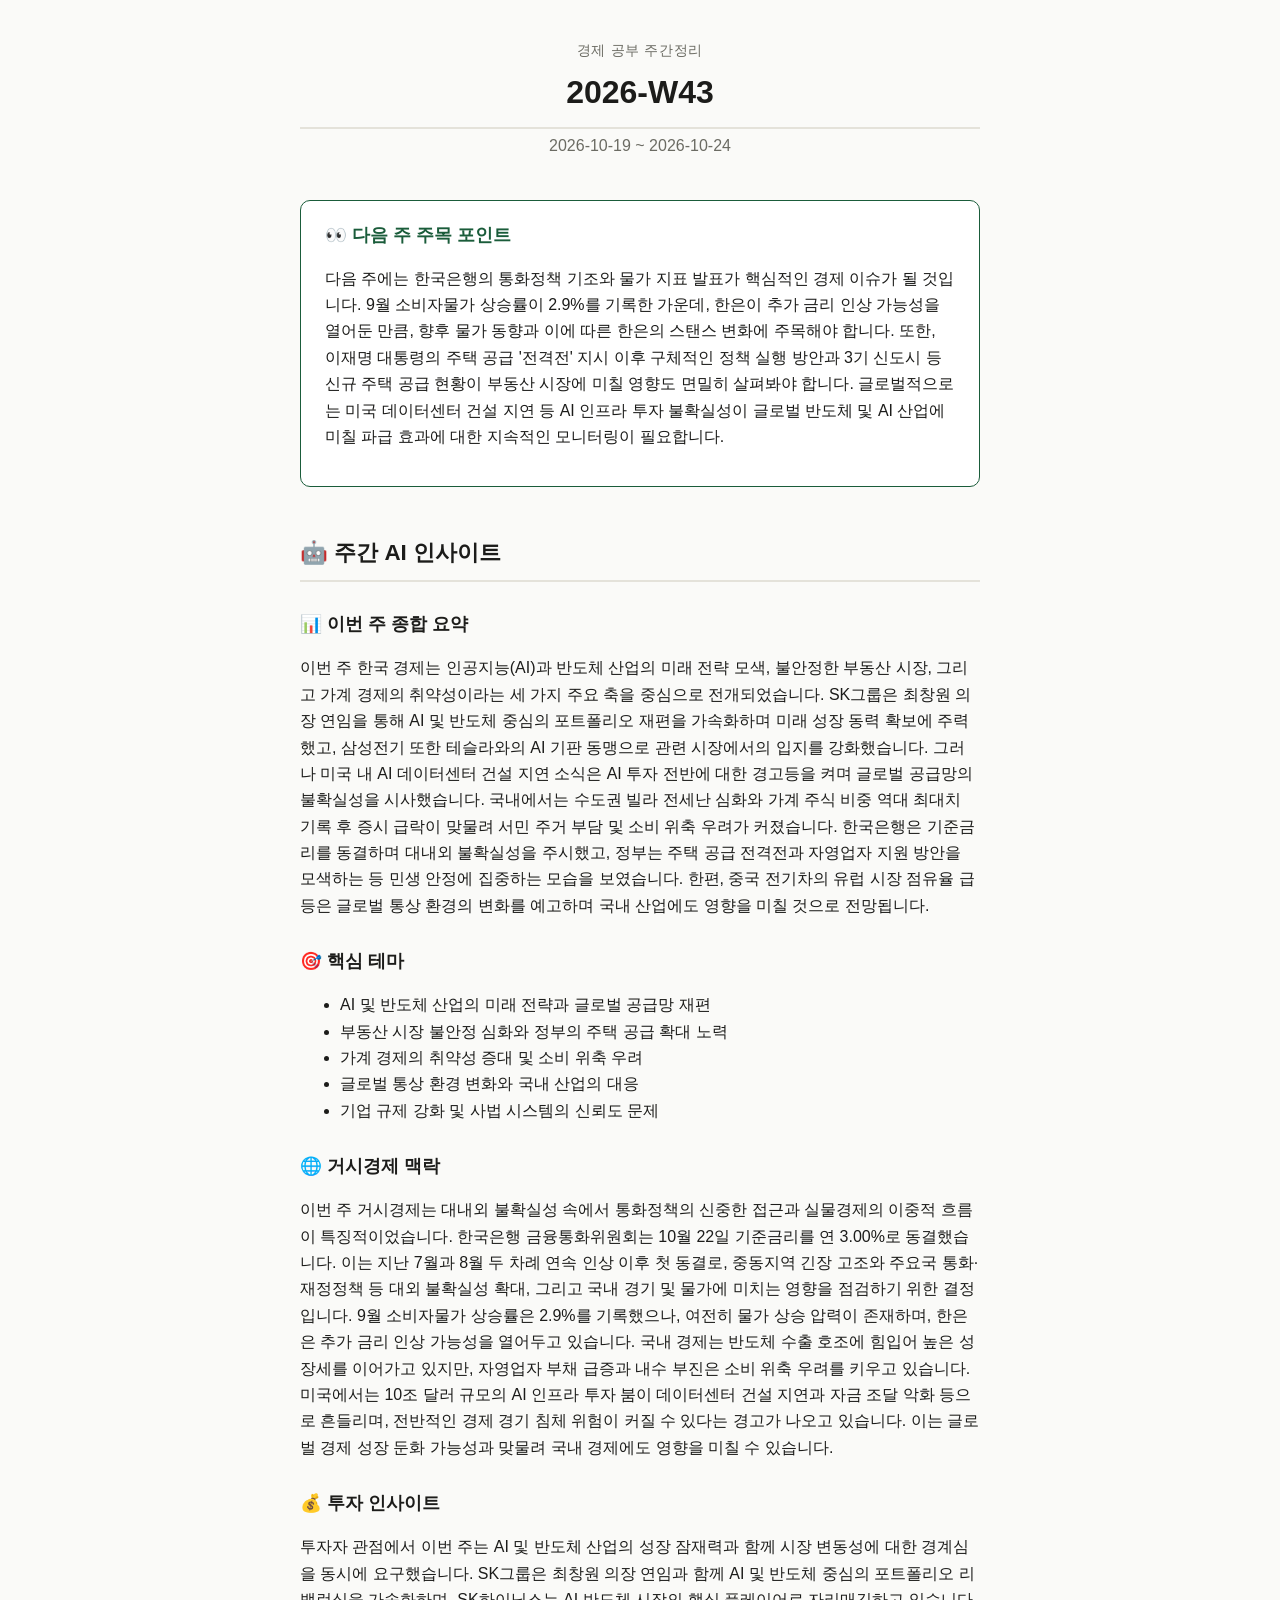
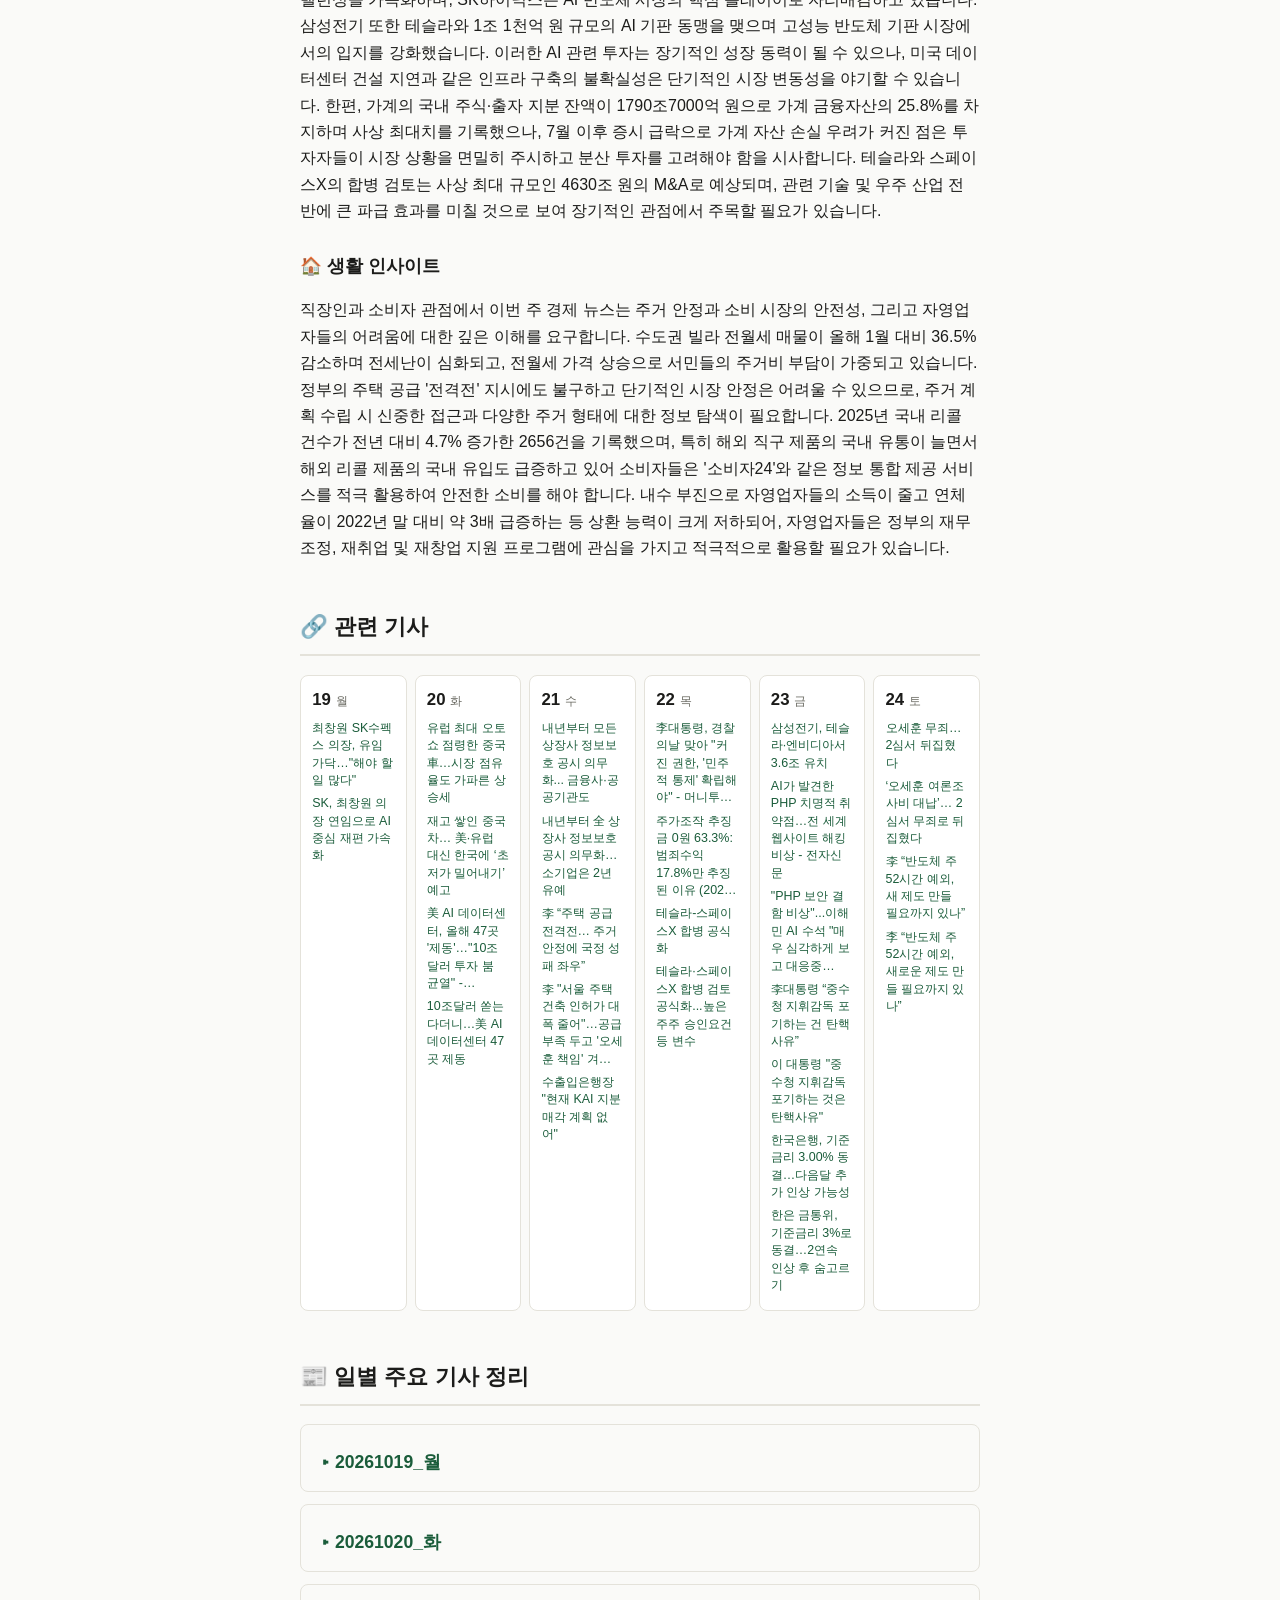
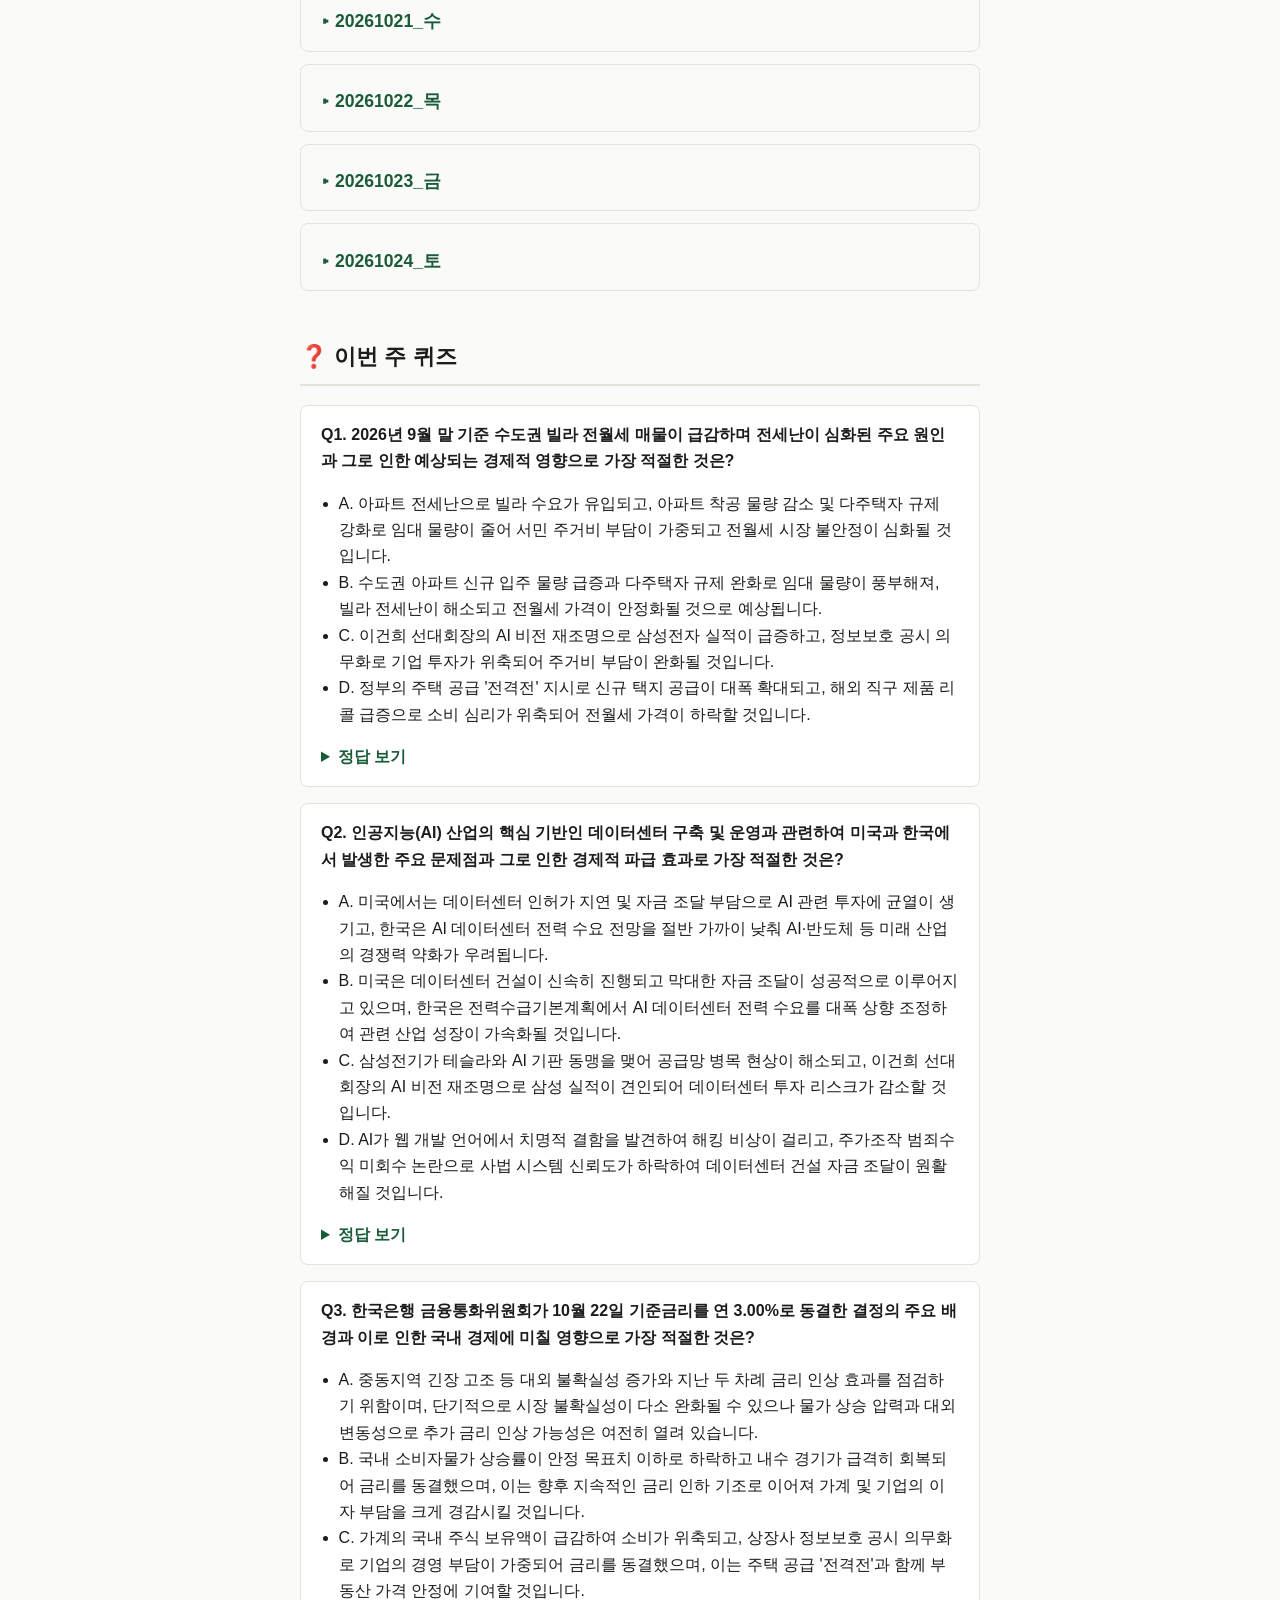
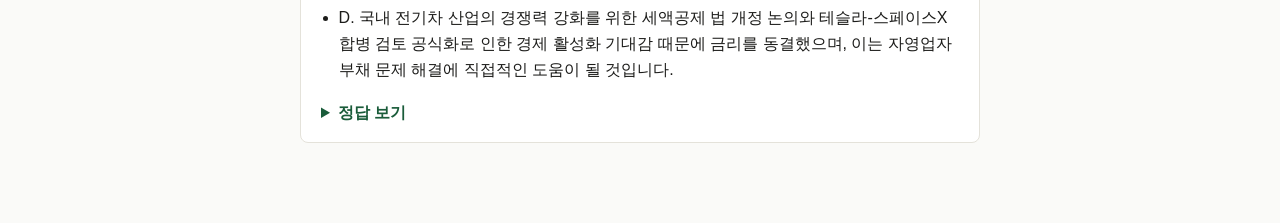
<file: docs/weeks/2026-W43.html>
<!doctype html>
<html lang="ko">
<head>
<meta charset="utf-8">
<meta name="viewport" content="width=device-width, initial-scale=1">
<title>2026-W43 경제 공부 주간정리</title>
<link rel="stylesheet" href="../style.css">
</head>
<body>
  <header>
    <p class="site-name">경제 공부 주간정리</p>
    <h1>2026-W43</h1>
    <p class="period">2026-10-19 ~ 2026-10-24</p>
  </header>

  <section class="next-watch">
    <h2>👀 다음 주 주목 포인트</h2>
    <p>다음 주에는 한국은행의 통화정책 기조와 물가 지표 발표가 핵심적인 경제 이슈가 될 것입니다. 9월 소비자물가 상승률이 2.9%를 기록한 가운데, 한은이 추가 금리 인상 가능성을 열어둔 만큼, 향후 물가 동향과 이에 따른 한은의 스탠스 변화에 주목해야 합니다. 또한, 이재명 대통령의 주택 공급 '전격전' 지시 이후 구체적인 정책 실행 방안과 3기 신도시 등 신규 주택 공급 현황이 부동산 시장에 미칠 영향도 면밀히 살펴봐야 합니다. 글로벌적으로는 미국 데이터센터 건설 지연 등 AI 인프라 투자 불확실성이 글로벌 반도체 및 AI 산업에 미칠 파급 효과에 대한 지속적인 모니터링이 필요합니다.</p>
  </section>

  <section class="insights">
    <h1>🤖 주간 AI 인사이트</h1>
    <h2>📊 이번 주 종합 요약</h2>
    <p>이번 주 한국 경제는 인공지능(AI)과 반도체 산업의 미래 전략 모색, 불안정한 부동산 시장, 그리고 가계 경제의 취약성이라는 세 가지 주요 축을 중심으로 전개되었습니다. SK그룹은 최창원 의장 연임을 통해 AI 및 반도체 중심의 포트폴리오 재편을 가속화하며 미래 성장 동력 확보에 주력했고, 삼성전기 또한 테슬라와의 AI 기판 동맹으로 관련 시장에서의 입지를 강화했습니다. 그러나 미국 내 AI 데이터센터 건설 지연 소식은 AI 투자 전반에 대한 경고등을 켜며 글로벌 공급망의 불확실성을 시사했습니다. 국내에서는 수도권 빌라 전세난 심화와 가계 주식 비중 역대 최대치 기록 후 증시 급락이 맞물려 서민 주거 부담 및 소비 위축 우려가 커졌습니다. 한국은행은 기준금리를 동결하며 대내외 불확실성을 주시했고, 정부는 주택 공급 전격전과 자영업자 지원 방안을 모색하는 등 민생 안정에 집중하는 모습을 보였습니다. 한편, 중국 전기차의 유럽 시장 점유율 급등은 글로벌 통상 환경의 변화를 예고하며 국내 산업에도 영향을 미칠 것으로 전망됩니다.</p>
    <h2>🎯 핵심 테마</h2>
    <ul><li>AI 및 반도체 산업의 미래 전략과 글로벌 공급망 재편</li><li>부동산 시장 불안정 심화와 정부의 주택 공급 확대 노력</li><li>가계 경제의 취약성 증대 및 소비 위축 우려</li><li>글로벌 통상 환경 변화와 국내 산업의 대응</li><li>기업 규제 강화 및 사법 시스템의 신뢰도 문제</li></ul>
    <h2>🌐 거시경제 맥락</h2>
    <p>이번 주 거시경제는 대내외 불확실성 속에서 통화정책의 신중한 접근과 실물경제의 이중적 흐름이 특징적이었습니다. 한국은행 금융통화위원회는 10월 22일 기준금리를 연 3.00%로 동결했습니다. 이는 지난 7월과 8월 두 차례 연속 인상 이후 첫 동결로, 중동지역 긴장 고조와 주요국 통화·재정정책 등 대외 불확실성 확대, 그리고 국내 경기 및 물가에 미치는 영향을 점검하기 위한 결정입니다. 9월 소비자물가 상승률은 2.9%를 기록했으나, 여전히 물가 상승 압력이 존재하며, 한은은 추가 금리 인상 가능성을 열어두고 있습니다. 국내 경제는 반도체 수출 호조에 힘입어 높은 성장세를 이어가고 있지만, 자영업자 부채 급증과 내수 부진은 소비 위축 우려를 키우고 있습니다. 미국에서는 10조 달러 규모의 AI 인프라 투자 붐이 데이터센터 건설 지연과 자금 조달 악화 등으로 흔들리며, 전반적인 경제 경기 침체 위험이 커질 수 있다는 경고가 나오고 있습니다. 이는 글로벌 경제 성장 둔화 가능성과 맞물려 국내 경제에도 영향을 미칠 수 있습니다.</p>
    <h2>💰 투자 인사이트</h2>
    <p>투자자 관점에서 이번 주는 AI 및 반도체 산업의 성장 잠재력과 함께 시장 변동성에 대한 경계심을 동시에 요구했습니다. SK그룹은 최창원 의장 연임과 함께 AI 및 반도체 중심의 포트폴리오 리밸런싱을 가속화하며, SK하이닉스는 AI 반도체 시장의 핵심 플레이어로 자리매김하고 있습니다. 삼성전기 또한 테슬라와 1조 1천억 원 규모의 AI 기판 동맹을 맺으며 고성능 반도체 기판 시장에서의 입지를 강화했습니다. 이러한 AI 관련 투자는 장기적인 성장 동력이 될 수 있으나, 미국 데이터센터 건설 지연과 같은 인프라 구축의 불확실성은 단기적인 시장 변동성을 야기할 수 있습니다. 한편, 가계의 국내 주식·출자 지분 잔액이 1790조7000억 원으로 가계 금융자산의 25.8%를 차지하며 사상 최대치를 기록했으나, 7월 이후 증시 급락으로 가계 자산 손실 우려가 커진 점은 투자자들이 시장 상황을 면밀히 주시하고 분산 투자를 고려해야 함을 시사합니다. 테슬라와 스페이스X의 합병 검토는 사상 최대 규모인 4630조 원의 M&amp;A로 예상되며, 관련 기술 및 우주 산업 전반에 큰 파급 효과를 미칠 것으로 보여 장기적인 관점에서 주목할 필요가 있습니다.</p>
    <h2>🏠 생활 인사이트</h2>
    <p>직장인과 소비자 관점에서 이번 주 경제 뉴스는 주거 안정과 소비 시장의 안전성, 그리고 자영업자들의 어려움에 대한 깊은 이해를 요구합니다. 수도권 빌라 전월세 매물이 올해 1월 대비 36.5% 감소하며 전세난이 심화되고, 전월세 가격 상승으로 서민들의 주거비 부담이 가중되고 있습니다. 정부의 주택 공급 '전격전' 지시에도 불구하고 단기적인 시장 안정은 어려울 수 있으므로, 주거 계획 수립 시 신중한 접근과 다양한 주거 형태에 대한 정보 탐색이 필요합니다. 2025년 국내 리콜 건수가 전년 대비 4.7% 증가한 2656건을 기록했으며, 특히 해외 직구 제품의 국내 유통이 늘면서 해외 리콜 제품의 국내 유입도 급증하고 있어 소비자들은 '소비자24'와 같은 정보 통합 제공 서비스를 적극 활용하여 안전한 소비를 해야 합니다. 내수 부진으로 자영업자들의 소득이 줄고 연체율이 2022년 말 대비 약 3배 급증하는 등 상환 능력이 크게 저하되어, 자영업자들은 정부의 재무 조정, 재취업 및 재창업 지원 프로그램에 관심을 가지고 적극적으로 활용할 필요가 있습니다.</p>
  </section>

  
      <section class="link-calendar-section">
        <h1>🔗 관련 기사</h1>
        <div class="link-calendar">
          <div class="link-day">
            <div class="link-day-head">19<span>월</span></div>
            <ul class="link-list"><li><a href="https://www.ngetnews.com/news/articleView.html?idxno=554716" target="_blank" rel="noopener noreferrer">최창원 SK수펙스 의장, 유임 가닥…"해야 할 일 많다"</a></li><li><a href="https://www.newsnow.co.kr/article/24201" target="_blank" rel="noopener noreferrer">SK, 최창원 의장 연임으로 AI 중심 재편 가속화</a></li></ul>
          </div>
          <div class="link-day">
            <div class="link-day-head">20<span>화</span></div>
            <ul class="link-list"><li><a href="https://theguru.co.kr/news/article.html?no=108395" target="_blank" rel="noopener noreferrer">유럽 최대 오토쇼 점령한 중국車…시장 점유율도 가파른 상승세</a></li><li><a href="https://www.chosun.com/economy/auto/2026/10/12/CJQT7ODE5NHVDFOM3NRPMZF3P4/" target="_blank" rel="noopener noreferrer">재고 쌓인 중국차… 美·유럽 대신 한국에 ‘초저가 밀어내기’ 예고</a></li><li><a href="https://www.mt.co.kr/world/2026/10/19/2026101914492412155" target="_blank" rel="noopener noreferrer">美 AI 데이터센터, 올해 47곳 '제동'…"10조달러 투자 붐 균열" -…</a></li><li><a href="https://www.hankyung.com/article/202610199761g" target="_blank" rel="noopener noreferrer">10조달러 쏟는다더니…美 AI 데이터센터 47곳 제동</a></li></ul>
          </div>
          <div class="link-day">
            <div class="link-day-head">21<span>수</span></div>
            <ul class="link-list"><li><a href="https://www.chosun.com/economy/tech_it/2026/10/20/SAGDF3JZCJA3RCLEX4NSLQK4YQ/" target="_blank" rel="noopener noreferrer">내년부터 모든 상장사 정보보호 공시 의무화... 금융사·공공기관도</a></li><li><a href="https://www.bloter.net/news/articleView.html?idxno=676181" target="_blank" rel="noopener noreferrer">내년부터 全 상장사 정보보호 공시 의무화…소기업은 2년 유예</a></li><li><a href="https://www.chosun.com/politics/politics_general/2026/10/20/NDOVRZSKENEQHLCBS4F56EMMKU/" target="_blank" rel="noopener noreferrer">李 “주택 공급 전격전… 주거 안정에 국정 성패 좌우”</a></li><li><a href="https://news.tvchosun.com/site/data/html_dir/2026/10/20/2026102090141.html" target="_blank" rel="noopener noreferrer">李 "서울 주택 건축 인허가 대폭 줄어"…공급 부족 두고 '오세훈 책임' 겨…</a></li><li><a href="https://www.ytn.co.kr/_ln/0102_202610201407230567" target="_blank" rel="noopener noreferrer">수출입은행장 "현재 KAI 지분 매각 계획 없어"</a></li></ul>
          </div>
          <div class="link-day">
            <div class="link-day-head">22<span>목</span></div>
            <ul class="link-list"><li><a href="https://www.mt.co.kr/politics/2026/10/21/2026102110163570365" target="_blank" rel="noopener noreferrer">李대통령, 경찰의날 맞아 "커진 권한, '민주적 통제' 확립해야" - 머니투…</a></li><li><a href="https://jalsalim.com/stock-manipulation-forfeiture-2026/?me=off" target="_blank" rel="noopener noreferrer">주가조작 추징금 0원 63.3%: 범죄수익 17.8%만 추징된 이유 (202…</a></li><li><a href="https://www.hankyung.com/article/2026102167481" target="_blank" rel="noopener noreferrer">테슬라-스페이스X 합병 공식화</a></li><li><a href="https://www.ytn.co.kr/_ln/0104_202610212019032531" target="_blank" rel="noopener noreferrer">테슬라·스페이스X 합병 검토 공식화...높은 주주 승인요건 등 변수</a></li></ul>
          </div>
          <div class="link-day">
            <div class="link-day-head">23<span>금</span></div>
            <ul class="link-list"><li><a href="https://www.hankyung.com/article/2026102294211" target="_blank" rel="noopener noreferrer">삼성전기, 테슬라·엔비디아서 3.6조 유치</a></li><li><a href="https://www.etnews.com/20261022000012" target="_blank" rel="noopener noreferrer">AI가 발견한 PHP 치명적 취약점…전 세계 웹사이트 해킹 비상 - 전자신문</a></li><li><a href="https://zdnet.co.kr/view/?no=20261022095839" target="_blank" rel="noopener noreferrer">"PHP 보안 결함 비상"...이해민 AI 수석 "매우 심각하게 보고 대응중…</a></li><li><a href="https://www.chosun.com/politics/politics_general/2026/10/22/SJL6MWABZRDB5J7KUNVXM2FXI4/" target="_blank" rel="noopener noreferrer">李대통령 “중수청 지휘감독 포기하는 건 탄핵 사유”</a></li><li><a href="https://imnews.imbc.com/news/2026/politics/article/6859934_36911.html" target="_blank" rel="noopener noreferrer">이 대통령 "중수청 지휘감독 포기하는 것은 탄핵사유"</a></li><li><a href="https://www.hankyung.com/article/2026102279097" target="_blank" rel="noopener noreferrer">한국은행, 기준금리 3.00% 동결…다음달 추가 인상 가능성</a></li><li><a href="https://www.chosun.com/economy/economy_general/2026/10/22/6HXVAFCG2BAXFCLSPHFM5LN6CA/" target="_blank" rel="noopener noreferrer">한은 금통위, 기준금리 3%로 동결…2연속 인상 후 숨고르기</a></li></ul>
          </div>
          <div class="link-day">
            <div class="link-day-head">24<span>토</span></div>
            <ul class="link-list"><li><a href="https://www.chosun.com/national/court_law/2026/10/24/ZZQAVGOIQNDJPFVCGPCJO2T2TM/" target="_blank" rel="noopener noreferrer">오세훈 무죄… 2심서 뒤집혔다</a></li><li><a href="https://www.donga.com/news/Society/article/all/20261023/134899958/2" target="_blank" rel="noopener noreferrer">‘오세훈 여론조사비 대납’… 2심서 무죄로 뒤집혔다</a></li><li><a href="https://www.chosun.com/politics/politics_general/2026/10/24/E7VTKR3I6ZEQ5DLGAL7RPOMVQ4/" target="_blank" rel="noopener noreferrer">李 “반도체 주 52시간 예외, 새 제도 만들 필요까지 있나”</a></li><li><a href="https://www.chosun.com/politics/politics_general/2026/10/23/OJOBJ3KTDFF5BAADLRB3QOK4IA/" target="_blank" rel="noopener noreferrer">李 “반도체 주 52시간 예외, 새로운 제도 만들 필요까지 있나”</a></li></ul>
          </div></div>
      </section>

  <section class="daily">
    <h1>📰 일별 주요 기사 정리</h1>
    
      <details class="day">
        <summary>20261019_월</summary>
        
        <article class="story">
          <h3>▶ 최창원 SK수펙스 의장 연임 유력 <span class="story-type"></span></h3>
          <p><strong>무슨 일</strong> 최창원 SK수펙스추구협의회 의장이 내년에도 의장직을 연임할 것으로 전망됩니다.</p>
          <p><strong>배경/논의 내용</strong> 최창원 의장은 2023년 말 취임 이후 SK그룹의 포트폴리오 리밸런싱과 재무구조 개선을 성공적으로 이끌었으며, 특히 인공지능(AI)과 반도체 중심의 사업 재편을 주도했습니다.</p>
          <p><strong>효과/시사점</strong> SK그룹은 최창원 의장 체제를 통해 AI와 반도체를 중심으로 한 중장기 성장 전략을 가속화하고, 계열사 간 협력을 강화하여 AI 밸류체인 구축을 모색할 것으로 기대됩니다.</p>
        </article>
        <article class="story">
          <h3>▶ 리콜 급증, 2025년 2656건 기록 <span class="story-type"></span></h3>
          <p><strong>무슨 일</strong> 2025년 국내 리콜 건수가 전년 대비 4.7% 증가한 2656건으로 집계되었습니다. 특히 해외 직구 제품의 국내 유통이 늘면서 해외 리콜 제품의 국내 유입도 급증하는 추세입니다.</p>
          <p><strong>배경/논의 내용</strong> 공정거래위원회의 리콜 권고 증가와 해외 직구 시장 확대로 인한 해외 위해 제품의 국내 유통 증가가 주요 원인으로 꼽힙니다.</p>
          <p><strong>효과/시사점</strong> 리콜 제품 유통 차단을 위해 '소비자24'를 통한 정보 통합 제공 등 유통 차단 노력이 강화되고 있으나, 해외 직구 제품의 재유통 문제 등 소비시장 안전 리스크가 커지고 있습니다.</p>
        </article>
        <article class="story">
          <h3>▶ 수도권 빌라 전세난 심화, 매물 36.5% 감소 <span class="story-type"></span></h3>
          <p><strong>무슨 일</strong> 2026년 9월 말 기준 수도권 빌라 전월세 매물이 올해 1월 대비 36.5% 감소한 3만 4천여 건으로 급감했으며, 특히 인천은 54%, 경기도는 43% 감소했습니다. 서울 아파트 전세난이 빌라 시장으로 번지면서 전세가격이 불안정해지고 있습니다.</p>
          <p><strong>배경/논의 내용</strong> 아파트 전세난으로 인해 빌라로 수요가 유입되었으나, 2022~2023년 수도권 아파트 착공 물량 급감으로 인한 신규 입주 물량 감소 및 다주택자 규제 강화로 인한 임대 물량 감소가 복합적으로 작용했습니다.</p>
          <p><strong>효과/시사점</strong> 전월세 가격 상승으로 서민들의 주거비 부담이 가중되고 있으며, 불안정한 전월세 시장 안정을 위해 다주택자 관련 규제 정책의 전면 재검토 필요성이 제기되고 있습니다.</p>
        </article>
        <article class="story">
          <h3>▶ 이건희 선대회장 AI 비전 재조명, 삼성 실적 견인 <span class="story-type"></span></h3>
          <p><strong>무슨 일</strong> 고(故) 이건희 삼성 선대회장이 30년 전 인공지능(AI) 시대를 예견하고 반도체, 통신, 소프트웨어 인재 육성 등을 강조하며 삼성을 세계 1위 기업으로 이끈 경영 철학이 재조명되고 있습니다.</p>
          <p><strong>배경/논의 내용</strong> 이건희 선대회장은 20세기 말 '21세기는 산업사회가 정보사회로 넘어가는 세기'라고 규정하며 반도체와 통신 인프라의 중요성을 강조했고, 1974년 한국반도체 인수를 시작으로 불황기에도 과감한 투자를 통해 삼성전자를 세계 메모리 반도체 시장 1위로 만들었습니다.</p>
          <p><strong>효과/시사점</strong> 삼성전자는 이건희 선대회장의 '초격차' 경영 철학을 바탕으로 AI 반도체 수요 확대와 메모리 가격 상승에 힘입어 2026년 3분기 영업이익 107조 4천억원을 잠정 기록하는 등 역대 최대 실적을 달성했으며, 2027년 영업이익은 555조원으로 전망되는 등 AI 시대에도 지속적인 기술 개발과 투자를 통해 시장 경쟁력을 강화할 것으로 기대됩니다.</p>
        </article>
        <div class="terms"><h4>📖 용어 정리</h4><ul><li><strong>SK수펙스</strong> — SK그룹의 최고 의사결정 협의 기구로, 그룹의 경영 방향을 설정하고 주요 현안을 논의하는 역할을 합니다.</li><li><strong>리밸런싱</strong> — 기업이나 투자 포트폴리오의 자산 비중을 조정하여 목표 수익률을 달성하거나 위험을 관리하는 전략입니다. SK그룹의 경우 비핵심 자산 매각 및 AI, 반도체 등 미래 성장 동력에 집중하는 사업 재편을 의미합니다.</li><li><strong>전세난</strong> — 전세 주택의 공급 부족으로 인해 전세 가격이 급등하고 매물이 사라지는 현상입니다.</li><li><strong>다주택자 규제</strong> — 여러 채의 주택을 소유한 사람들에게 부과되는 세금(양도세, 종부세 등) 및 대출 관련 규제로, 임대 시장 안정화를 위해 완화 필요성이 제기되기도 합니다.</li></ul></div>
      </details>
      <details class="day">
        <summary>20261020_화</summary>
        
        <article class="story">
          <h3>▶ 자영업자 빚더미, 연체 급증 <span class="story-type"></span></h3>
          <p><strong>무슨 일</strong> 한국 자영업자들이 내수 부진으로 소득이 줄어들면서 빚더미에 앉고 있으며, 4년 반 만에 부채가 급증하는 등 심각한 상황에 직면했다는 내용입니다.</p>
          <p><strong>배경/논의 내용</strong> 내수 부진으로 자영업자들의 소득이 쪼그라들고 있으며, 이로 인해 연체율이 2022년 말 대비 약 3배 급증하는 등 상환 능력이 크게 저하된 것이 배경으로 지목됩니다.</p>
          <p><strong>효과/시사점</strong> 상환 능력이 떨어진 차주를 조기에 파악하고, 재무 조정, 재취업 및 재창업 지원을 연계하여 자영업자들의 상환 여력을 회복시키고 내수를 살려야 한다는 분석이 제기되고 있습니다.</p>
        </article>
        <article class="story">
          <h3>▶ 중국차 유럽 안방 점령 위기 <span class="story-type"></span></h3>
          <p><strong>무슨 일</strong> 중국 자동차의 유럽 시장 점유율이 급등하면서 유럽 제조업, 특히 자동차 산업이 심각한 위협에 직면하고 있다는 소식입니다.</p>
          <p><strong>배경/논의 내용</strong> 중국 자동차의 유럽 시장 점유율이 11%로 급등하는 등 중국 전기차를 중심으로 한 경쟁 심화가 주요 원인으로 지목되며, 이로 인해 폭스바겐 등 유럽 주요 자동차 기업들이 대규모 감원 압박에 직면하고 있습니다.</p>
          <p><strong>효과/시사점</strong> 유럽 제조업 전반의 실적 공포가 확산되고 있으며, 이는 대규모 시위로 이어질 수 있다는 우려가 제기되고 있습니다. 유럽 자동차 산업의 구조조정이 불가피할 것으로 전망됩니다.</p>
        </article>
        <article class="story">
          <h3>▶ 美 데이터센터 지연, AI 투자 경고등 <span class="story-type"></span></h3>
          <p><strong>무슨 일</strong> 미국 내 데이터센터 건설 및 오픈이 지연되면서 인공지능(AI) 관련 투자에 균열이 생기고 있다는 보도입니다.</p>
          <p><strong>배경/논의 내용</strong> 데이터센터 건설에 필요한 인허가 절차 지연과 막대한 자금 조달에 대한 부담이 가중되면서 프로젝트 진행에 차질이 발생하고 있습니다.</p>
          <p><strong>효과/시사점</strong> 미국 경제의 상당 부분이 AI 설비 투자 확대에 기반하고 있어, 데이터센터 건설 중단이 장기화될 경우 전반적인 경제 경기 침체 위험이 커질 수 있다는 경고가 나오고 있습니다.</p>
        </article>
        
      </details>
      <details class="day">
        <summary>20261021_수</summary>
        
        <article class="story">
          <h3>▶ 가계 주식 비중 역대 최대 <span class="story-type"></span></h3>
          <p><strong>무슨 일</strong> 2026년 6월 말 기준, 가계가 보유한 국내 주식·출자 지분 잔액이 1790조7000억 원으로 가계 금융자산의 25.8%를 차지하며 사상 최대치를 기록했습니다. 그러나 7월 이후 증시 급락으로 가계 자산 손실 우려가 커지면서 소비가 위축되고 있습니다.</p>
          <p><strong>배경/논의 내용</strong> 가계의 국내 주식 보유액이 2008년 통계 작성 이래 가장 높은 수준인 1790조7000억 원에 달했으나, 7월부터 증시가 급락하기 시작하면서 가계 자산에 상당한 타격이 예상되고 소비 위축으로 이어질 수 있다는 우려가 제기되었습니다.</p>
          <p><strong>효과/시사점</strong> 증시 급락으로 인한 가계의 소비 위축 우려가 커지자, 이재명 대통령은 10월 19일 증시 정상화를 위한 조치를 조만간 발표할 것이라고 예고하며 시장 안정화에 대한 기대를 모으고 있습니다.</p>
        </article>
        <article class="story">
          <h3>▶ 상장사 정보보호 공시 의무화 <span class="story-type"></span></h3>
          <p><strong>무슨 일</strong> 과학기술정보통신부는 10월 20일 국무회의에서 '정보보호산업의 진흥에 관한 법률 시행령' 개정안이 통과되어, 2027년 1월 1일부터 모든 코스피·코스닥 상장기업이 정보보호 현황을 의무적으로 공개해야 한다고 밝혔습니다.</p>
          <p><strong>배경/논의 내용</strong> 최근 잇따른 사이버 침해 사고와 개인정보 유출 사태에 대응하고 기업의 정보보호 투자를 유도하기 위해, 지난해 10월 관계부처 합동으로 발표된 '범부처 정보보호 종합대책'의 후속 조치로 이번 개정안이 추진되었습니다.</p>
          <p><strong>효과/시사점</strong> 정보보호 공시 의무화는 모든 상장사에 보안 분야 투자 금액, 전담 인력 등 정보보호 현황 공개 의무를 부과하여 기업의 경영 부담으로 작용할 수 있으나, 국가 전반의 정보보호 수준을 높이는 선순환 구조를 정착시킬 것으로 기대됩니다.</p>
        </article>
        <article class="story">
          <h3>▶ 주택 공급 '전격전' 지시 <span class="story-type"></span></h3>
          <p><strong>무슨 일</strong> 이재명 대통령은 10월 20일 국무회의에서 전월세를 포함한 부동산 가격 상승세가 지속되고 있으며, 2022년 이후 약 3년간 서울을 중심으로 주택 건축 인허가가 대폭 줄고 신도시 등 신규 택지 공급도 지연되면서 구조적인 공급 불안이 지속되고 있다고 지적했습니다.</p>
          <p><strong>배경/논의 내용</strong> 2022년 이후 3년간 서울 지역의 주택 건축 인허가 물량이 2021년 대비 48.6% 감소하는 등 주택 공급 기반이 약화되었고, 신도시 택지 공급 지연이 겹치면서 전월세 가격 상승을 포함한 전반적인 부동산 가격 상승세가 이어지고 있습니다.</p>
          <p><strong>효과/시사점</strong> 이재명 대통령은 주거 안정을 위해 기존 관행과 절차에 얽매이지 말고 택지 조성부터 인허가, 착공에 이르는 기간을 최대한 단축하여 '공급 전격전'을 펼칠 것을 지시했으며, 12월 첫 입주가 시작되는 인천 계양 등 3기 신도시 주택 공급도 서두를 것을 주문했습니다.</p>
        </article>
        <article class="story">
          <h3>▶ 수은, KAI 매각 계획 '없다' <span class="story-type"></span></h3>
          <p><strong>무슨 일</strong> 한국항공우주산업(KAI)의 최대주주인 한국수출입은행(수은)의 윤희성 행장은 10월 20일 국회 국정감사에서 현재 KAI 지분 매각 계획이 없다고 밝혔습니다.</p>
          <p><strong>배경/논의 내용</strong> 2017년부터 KAI의 최대주주(26.41%)를 유지해온 수출입은행 체제 하에서 KAI의 부채비율이 상반기 말 기준 484.2%로 치솟고 수주 실적이 악화되는 등 경영상 어려움이 지속되면서 매각 필요성이 제기되어 왔습니다.</p>
          <p><strong>효과/시사점</strong> 정부와 수출입은행은 KAI의 경영 연속성 확보와 장기적인 투자 방안을 제시할 것을 조언하고 있으며, 이는 KAI의 경영 정상화와 방위산업 경쟁력 강화를 위한 중요한 전환점이 될 것으로 보입니다.</p>
        </article>
        
      </details>
      <details class="day">
        <summary>20261022_목</summary>
        
        <article class="story">
          <h3>▶ K전기차 비상, 세액공제 논의 <span class="story-type"></span></h3>
          <p><strong>무슨 일</strong> 국내 전기차 시장에서 중국산 및 중국차의 공급이 확대되면서 국내 전기차 산업의 위기감이 고조되고 있으며, 이에 대응하기 위해 여야가 국내 전기차 생산 세액공제 법 개정을 추진하고 있습니다.</p>
          <p><strong>배경/논의 내용</strong> 국내에 등록된 전체 전기차 중 35%가 중국산이며, 중국차의 시장 점유율이 갈수록 확대되는 추세가 국내 전기차 산업의 경쟁력 약화에 대한 우려를 낳고 있기 때문입니다.</p>
          <p><strong>효과/시사점</strong> 국내 전기차 생산 세액공제 법 개정을 통해 국내 산업의 경쟁력을 강화하려는 움직임이 있으나, 실질적인 기술 발전과 성장이 동반되지 않으면 정책 효과가 제한적일 수 있다는 시사점이 있습니다.</p>
        </article>
        <article class="story">
          <h3>▶ 대통령, 경찰의 날 참석 <span class="story-type"></span></h3>
          <p><strong>무슨 일</strong> 경찰의 날 기념식에 대통령이 참석하여, 수사권 조정 이후 강화된 경찰의 역할과 민주적 통제의 중요성을 강조하는 메시지를 전달했습니다.</p>
          <p><strong>배경/논의 내용</strong> 이번 기념식은 검찰 개혁으로 수사-기소 분리가 완료된 후 처음으로 열린 경찰의 날 행사로, 경찰의 수사권이 확대된 상황에서 그 역할과 책임에 대한 사회적 관심이 집중되었기 때문입니다.</p>
          <p><strong>효과/시사점</strong> 대통령은 '수사권 가진 경찰은 민주적 통제를 확립해야 한다'고 발언하며, 강화된 경찰 권한에 대한 견제와 균형의 필요성을 강조했습니다. 이는 향후 경찰 조직 운영 및 개혁 방향에 중요한 영향을 미칠 것으로 전망됩니다.</p>
        </article>
        <article class="story">
          <h3>▶ 주가조작 범죄수익 미회수 논란 <span class="story-type"></span></h3>
          <p><strong>무슨 일</strong> 최근 5년간 주가조작 사건 판결문 239건을 분석한 결과, 유죄 판결이 내려진 사건 중 3건 중 2건에서 범죄수익이 단 한 푼도 추징되지 않는 등 주가조작 범죄에 대한 실효적인 처벌이 어렵다는 논란이 되고 있습니다.</p>
          <p><strong>배경/논의 내용</strong> 주가조작으로 인한 부당이득이 1.5조 원으로 추정되지만, 실제 부당이득 산정이 어렵다는 점이 범죄수익 추징의 한계로 지적되고 있으며, 이는 범죄 입증의 어려움과 관련이 있습니다.</p>
          <p><strong>효과/시사점</strong> 주가조작 범죄의 실효적인 처벌을 위해 제도 개선과 함께 민사 및 행정적 수단을 활용하여 실효성을 높이는 방안을 고민해야 한다는 목소리가 커지고 있으며, 이는 사법 시스템의 신뢰도 문제로 이어질 수 있습니다.</p>
        </article>
        <article class="story">
          <h3>▶ 테슬라-스페이스X 합병 검토 공식화 <span class="story-type"></span></h3>
          <p><strong>무슨 일</strong> 테슬라와 스페이스X가 합병 검토를 공식화하며, 사상 최대 규모의 M&amp;A 가능성이 제기되었습니다.</p>
          <p><strong>배경/논의 내용</strong> 합병을 위해 양사 이사회에 특별위원회가 구성되었으며, 이는 두 회사의 시너지를 극대화하고 새로운 사업 기회를 창출하기 위한 전략적 결정으로 분석됩니다.</p>
          <p><strong>효과/시사점</strong> 이번 합병은 사상 최대 규모인 4630조 원의 M&amp;A로 예상되며, 스페이스X는 IPO 상장 후 테슬라와의 합병을 통해 기업 가치를 더욱 높일 것으로 전망되어 글로벌 기술 및 우주 산업 전반에 큰 파급 효과를 미칠 것입니다.</p>
        </article>
        
      </details>
      <details class="day">
        <summary>20261023_금</summary>
        
        <article class="story">
          <h3>▶ 삼성전기-테슬라 AI 기판 동맹 <span class="story-type"></span></h3>
          <p><strong>무슨 일</strong> 삼성전기가 테슬라와 1조 1천억 원 규모의 'AI 기판' 동맹을 맺었다. 이는 AI 반도체용 차세대 기판인 FC-BGA의 공급망 병목 현상에 대응하고, 테슬라가 5년치 반도체 기판 물량을 확보하기 위한 투자로 풀이된다.</p>
          <p><strong>배경/논의 내용</strong> AI 반도체 시장의 급성장으로 FC-BGA와 같은 고성능 반도체 기판의 수요가 폭증하며 공급망 병목 현상이 심화되고 있기 때문이다. 테슬라는 자율주행 및 AI 기술 개발에 필수적인 반도체 기판을 안정적으로 확보하기 위해 삼성전기에 1조 1천억 원을 투자하여 2029년부터 2033년까지 5년간 물량을 선제적으로 확보했다.</p>
          <p><strong>효과/시사점</strong> 삼성전기는 이번 테슬라의 1조 1천억 원 투자 유치를 통해 공장 증설에 대한 자금 부담을 덜고, 테슬라라는 장기적인 공급처를 확보하여 안정적인 성장을 기대할 수 있게 되었다. 이는 고성능 반도체 기판 시장에서 삼성전기의 입지를 더욱 강화할 것으로 보인다.</p>
        </article>
        <article class="story">
          <h3>▶ AI 발견 치명적 결함, 해킹 비상 <span class="story-type"></span></h3>
          <p><strong>무슨 일</strong> AI가 웹 개발 언어인 PHP에서 치명적인 보안 결함을 발견하여 전 세계 온라인 시스템에 해킹 비상이 걸렸다. 이 취약점으로 인해 전 세계 홈페이지의 약 70%가 해킹 위험에 노출된 것으로 파악되었다.</p>
          <p><strong>배경/논의 내용</strong> AI가 PHP 8.2부터 8.5까지 4개 버전에서 기존에 알려지지 않았던 '부적절한 예외 상황 처리'와 '해제 후 사용' 등 두 가지 치명적인 보안 취약점을 찾아냈기 때문이다. PHP는 전 세계 웹사이트의 약 75%가 사용하는 핵심 언어이므로, 이 결함이 악용될 경우 광범위한 사이버 공격으로 이어질 수 있다.</p>
          <p><strong>효과/시사점</strong> 과학기술정보통신부와 한국인터넷진흥원(KISA)은 10월 22일 민간 분야 사이버위기 경보를 '주의'로 상향하고 보안 업데이트를 권고했다. 네덜란드와 핀란드 등 일부 유럽 국가 정부기관은 예방 차원에서 웹사이트 운영을 중단하는 등 전 세계적인 사이버 보안 강화 노력과 함께 AI를 활용한 보안 시스템 재정비의 필요성을 부각시킬 것으로 예상된다.</p>
        </article>
        <article class="story">
          <h3>▶ 李대통령, 중수청 지휘감독 포기는 탄핵 사유 <span class="story-type"></span></h3>
          <p><strong>무슨 일</strong> 이재명 대통령이 10월 22일 SNS를 통해 "압수수색에 대한 지휘감독 포기는 헌법과 정부조직법 위반으로 탄핵 사유이자 직무유기로 형사처벌받을 범죄"라고 발언하여 논란이 일었다.</p>
          <p><strong>배경/논의 내용</strong> 대통령은 국정 전반에 대한 최고 책임자로서 헌법과 정부조직법에 명시된 지휘감독권을 가지며, 이는 권한인 동시에 책임이라고 인식하고 있기 때문이다. 특히 중대범죄수사청(중수청)장 등의 국무회의 참석을 둘러싼 야권의 비판에 대해 수사기관의 정치적 중립성과 독립성을 해치지 않는다는 입장을 강조한 것으로 보인다.</p>
          <p><strong>효과/시사점</strong> 대통령의 발언은 사법부 독립과 권력 분립 원칙에 대한 논쟁을 재점화시킬 것으로 예상된다. 야당에서는 '노골적 수사지휘 선언'이라며 강하게 반발하고 있으며, 향후 검찰의 수사 독립성 및 대통령의 사법 개입 여부에 대한 사회적 논의가 더욱 활발해질 것으로 전망된다.</p>
        </article>
        <article class="story">
          <h3>▶ 한은, 기준금리 동결 결정 <span class="story-type"></span></h3>
          <p><strong>무슨 일</strong> 한국은행 금융통화위원회가 10월 22일 기준금리를 연 3.00%로 동결하기로 만장일치 결정했다. 이는 지난 7월과 8월 두 차례 연속 기준금리를 인상한 이후 첫 동결이다.</p>
          <p><strong>배경/논의 내용</strong> 한국은행은 중동지역의 긴장 고조와 주요국 통화·재정정책 등 대외 불확실성이 높아진 상황에서, 지난 7월과 8월 두 차례 단행된 기준금리 인상(총 0.50%포인트)이 국내 경기와 물가, 금융시장에 미치는 영향을 면밀히 점검할 필요가 있다고 판단했기 때문이다.</p>
          <p><strong>효과/시사점</strong> 이번 동결 결정으로 단기적으로는 시장의 불확실성이 다소 완화될 수 있으나, 한국은행은 여전히 물가 상승 압력(9월 소비자물가 상승률 2.9%)과 대외 변동성을 주시하며 추가 금리 인상 가능성을 열어두었다. 이는 향후 경제 상황에 따라 언제든지 금리 정책이 변경될 수 있음을 시사하며, 금융 시장의 긴장감은 지속될 것으로 보인다.</p>
        </article>
        
      </details>
      <details class="day">
        <summary>20261024_토</summary>
        
        <article class="story">
          <h3>▶ AI 데이터센터 전력계획 축소 <span class="story-type"></span></h3>
          <p><strong>무슨 일</strong> 정부가 인공지능(AI) 데이터센터에 필요한 전력 수요 전망을 절반 가까이 낮추는 방안을 추진하고 있습니다. 이는 2026년 8월 발표된 '12차 전력수급기본계획 잠정치'에서 제시된 2040년 데이터센터 전력 수요 7.9GW 중 3~4GW가량을 줄이는 것을 검토하는 것입니다.</p>
          <p><strong>배경/논의 내용</strong> 기후에너지환경부는 AIDC 사업의 불확실성이 커지고 있다는 점을 주요 이유로 들며, 기업들이 처음 제시한 프로젝트 중 진행이 불투명한 수요는 다음 전력수급기본계획에 반영하는 것이 합리적이라고 밝혔습니다.</p>
          <p><strong>효과/시사점</strong> 업계에서는 전력 확보 속도가 산업 경쟁력을 좌우하는 '타임 투 파워' 시대에 전력 공급계획 축소가 AI·반도체 등 한국 미래 산업의 발목을 잡을 수 있다고 우려하고 있습니다. 이는 글로벌 빅테크 유치 불가능 및 AIDC 사업 실패로 이어질 수 있다는 지적입니다.</p>
        </article>
        <article class="story">
          <h3>▶ 오세훈 시장 2심 무죄 판결 <span class="story-type"></span></h3>
          <p><strong>무슨 일</strong> 오세훈 서울시장이 '명태균 여론조사비 대납' 의혹으로 기소된 항소심에서 무죄를 선고받아 시장직 상실형인 1심의 벌금 1000만 원 판결이 뒤집혔습니다.</p>
          <p><strong>배경/논의 내용</strong> 서울고등법원은 핵심 증인인 명태균 씨의 진술이 전반적으로 사실과 추측을 구별하기 어렵고 일관성이 없으며, 1심이 유죄로 인정한 일부 진술도 신뢰할 충분한 근거가 없다고 판단했습니다.</p>
          <p><strong>효과/시사점</strong> 이번 무죄 판결로 오세훈 시장은 보수 야권의 차기 대권 주자로서 정치적 행보에 탄력을 받을 것으로 전망됩니다. 반면 더불어민주당은 이번 판결이 정치자금법의 목적을 무력화한다며 대법원 상고심에서 진실이 밝혀져야 한다고 비판했습니다.</p>
        </article>
        <article class="story">
          <h3>▶ 은행 출연금, 실적 연동 부과 <span class="story-type"></span></h3>
          <p><strong>무슨 일</strong> 은행들의 사회적 기여도를 평가하여 출연금을 차등 부과하는 '줄세우기' 방식이 도입될 예정입니다. 이는 은행의 대출 실적 및 채무조정 기여도에 따라 출연금 규모가 달라지는 제도입니다.</p>
          <p><strong>배경/논의 내용</strong> 금융위원회가 은행별 대출 실적과 채무조정 기여도를 점검하고 평가하여, 서민 금융 지원에 적극적인 은행에 혜택을 주기 위한 배경에서 추진됩니다.</p>
          <p><strong>효과/시사점</strong> 서민 대출 등 사회적 기여도가 높은 은행은 출연금 20% 감면 및 과징금 10% 감경 혜택을 받을 수 있으며, 이는 은행들의 서민 금융 지원 노력을 유도할 것으로 예상됩니다.</p>
        </article>
        <article class="story">
          <h3>▶ 반도체 특구 주52시간 예외 논의 <span class="story-type"></span></h3>
          <p><strong>무슨 일</strong> 정부가 반도체 산업 경쟁력 강화를 위해 초광역특구 내 핵심 인력에 대해 주 52시간 근로시간 규제 예외 적용을 추진하고 있습니다. 광주 반도체 팹 등이 그 예시로 언급됩니다.</p>
          <p><strong>배경/논의 내용</strong> 반도체 등 첨단산업의 특수성을 고려하여 신속한 연구개발 및 생산 활동을 지원하고, 글로벌 경쟁에서 우위를 확보하기 위한 목적으로 논의되고 있습니다.</p>
          <p><strong>효과/시사점</strong> 이재명 대통령은 추가 노동에 대한 보상이 반드시 이루어져야 하며, 할증 임금 지급(주간 50% 가산 등)이 필수적이라고 강조했습니다. 또한, 건강권 문제도 고려해야 한다며 기존 시행령 보완을 통한 해결을 지시하여 법제화에 대한 업계의 기대와는 다른 방향으로 논의가 진행될 가능성이 있습니다.</p>
        </article>
        <div class="terms"><h4>📖 용어 정리</h4><ul><li><strong>AIDC</strong> — 인공지능(AI) 데이터센터의 약자로, AI 연산에 필요한 대규모 컴퓨팅 자원과 데이터를 저장하고 처리하는 시설을 의미합니다. 막대한 전력을 소비하는 특징이 있습니다.</li><li><strong>출연금</strong> — 특정 목적을 위해 정부나 공공기관, 기업 등이 자발적으로 내는 기부금이나 분담금을 의미합니다. 은행의 경우 사회적 책임 이행을 위한 기여금 성격으로 부과되기도 합니다.</li><li><strong>주52시간 근무제</strong> — 근로기준법에 따라 주당 최대 52시간(기본 40시간 + 연장 12시간)을 초과하여 근무할 수 없도록 하는 제도입니다. 근로자의 건강권 보호와 일과 삶의 균형을 위해 도입되었습니다.</li></ul></div>
      </details>
  </section>

  
      <section class="quiz">
        <h1>❓ 이번 주 퀴즈</h1>
        
        <div class="quiz-item">
          <p class="quiz-question">Q1. 2026년 9월 말 기준 수도권 빌라 전월세 매물이 급감하며 전세난이 심화된 주요 원인과 그로 인한 예상되는 경제적 영향으로 가장 적절한 것은?</p>
          <ul class="quiz-choices"><li>A. 아파트 전세난으로 빌라 수요가 유입되고, 아파트 착공 물량 감소 및 다주택자 규제 강화로 임대 물량이 줄어 서민 주거비 부담이 가중되고 전월세 시장 불안정이 심화될 것입니다.</li><li>B. 수도권 아파트 신규 입주 물량 급증과 다주택자 규제 완화로 임대 물량이 풍부해져, 빌라 전세난이 해소되고 전월세 가격이 안정화될 것으로 예상됩니다.</li><li>C. 이건희 선대회장의 AI 비전 재조명으로 삼성전자 실적이 급증하고, 정보보호 공시 의무화로 기업 투자가 위축되어 주거비 부담이 완화될 것입니다.</li><li>D. 정부의 주택 공급 '전격전' 지시로 신규 택지 공급이 대폭 확대되고, 해외 직구 제품 리콜 급증으로 소비 심리가 위축되어 전월세 가격이 하락할 것입니다.</li></ul>
          <details>
            <summary>정답 보기</summary>
            <p><strong>정답: A</strong></p>
            <p>기사에 따르면, 아파트 전세난이 빌라로 전이되고 2022~2023년 아파트 착공 물량 급감 및 다주택자 규제 강화로 임대 물량이 감소하여 빌라 전세난이 심화되었습니다. 이는 서민 주거비 부담 가중과 전월세 시장 불안정으로 이어집니다. B, C, D는 기사 내용과 반대되거나 관련 없는 사실을 제시하고 있습니다.</p>
          </details>
        </div>
        <div class="quiz-item">
          <p class="quiz-question">Q2. 인공지능(AI) 산업의 핵심 기반인 데이터센터 구축 및 운영과 관련하여 미국과 한국에서 발생한 주요 문제점과 그로 인한 경제적 파급 효과로 가장 적절한 것은?</p>
          <ul class="quiz-choices"><li>A. 미국에서는 데이터센터 인허가 지연 및 자금 조달 부담으로 AI 관련 투자에 균열이 생기고, 한국은 AI 데이터센터 전력 수요 전망을 절반 가까이 낮춰 AI·반도체 등 미래 산업의 경쟁력 약화가 우려됩니다.</li><li>B. 미국은 데이터센터 건설이 신속히 진행되고 막대한 자금 조달이 성공적으로 이루어지고 있으며, 한국은 전력수급기본계획에서 AI 데이터센터 전력 수요를 대폭 상향 조정하여 관련 산업 성장이 가속화될 것입니다.</li><li>C. 삼성전기가 테슬라와 AI 기판 동맹을 맺어 공급망 병목 현상이 해소되고, 이건희 선대회장의 AI 비전 재조명으로 삼성 실적이 견인되어 데이터센터 투자 리스크가 감소할 것입니다.</li><li>D. AI가 웹 개발 언어에서 치명적 결함을 발견하여 해킹 비상이 걸리고, 주가조작 범죄수익 미회수 논란으로 사법 시스템 신뢰도가 하락하여 데이터센터 건설 자금 조달이 원활해질 것입니다.</li></ul>
          <details>
            <summary>정답 보기</summary>
            <p><strong>정답: A</strong></p>
            <p>기사에 따르면 미국은 데이터센터 인허가 지연과 자금 조달 부담으로 AI 투자가 위협받고 있으며, 한국은 AI 데이터센터 전력 수요 전망을 축소하여 AI·반도체 산업 경쟁력 약화가 우려됩니다. B, C, D는 기사 내용과 반대되거나 관련 없는 사실을 제시하고 있습니다.</p>
          </details>
        </div>
        <div class="quiz-item">
          <p class="quiz-question">Q3. 한국은행 금융통화위원회가 10월 22일 기준금리를 연 3.00%로 동결한 결정의 주요 배경과 이로 인한 국내 경제에 미칠 영향으로 가장 적절한 것은?</p>
          <ul class="quiz-choices"><li>A. 중동지역 긴장 고조 등 대외 불확실성 증가와 지난 두 차례 금리 인상 효과를 점검하기 위함이며, 단기적으로 시장 불확실성이 다소 완화될 수 있으나 물가 상승 압력과 대외 변동성으로 추가 금리 인상 가능성은 여전히 열려 있습니다.</li><li>B. 국내 소비자물가 상승률이 안정 목표치 이하로 하락하고 내수 경기가 급격히 회복되어 금리를 동결했으며, 이는 향후 지속적인 금리 인하 기조로 이어져 가계 및 기업의 이자 부담을 크게 경감시킬 것입니다.</li><li>C. 가계의 국내 주식 보유액이 급감하여 소비가 위축되고, 상장사 정보보호 공시 의무화로 기업의 경영 부담이 가중되어 금리를 동결했으며, 이는 주택 공급 '전격전'과 함께 부동산 가격 안정에 기여할 것입니다.</li><li>D. 국내 전기차 산업의 경쟁력 강화를 위한 세액공제 법 개정 논의와 테슬라-스페이스X 합병 검토 공식화로 인한 경제 활성화 기대감 때문에 금리를 동결했으며, 이는 자영업자 부채 문제 해결에 직접적인 도움이 될 것입니다.</li></ul>
          <details>
            <summary>정답 보기</summary>
            <p><strong>정답: A</strong></p>
            <p>기사에 따르면 한은은 중동지역 긴장 고조 등 대외 불확실성과 기존 금리 인상 효과 점검을 위해 금리를 동결했습니다. 이는 단기적 시장 불확실성 완화에 기여하나, 물가 상승 압력과 대외 변동성으로 추가 인상 가능성은 남아있습니다. B, C, D는 기사 내용과 반대되거나 관련 없는 사실을 제시하고 있습니다.</p>
          </details>
        </div>
      </section>

  
</body>
</html>
</file>
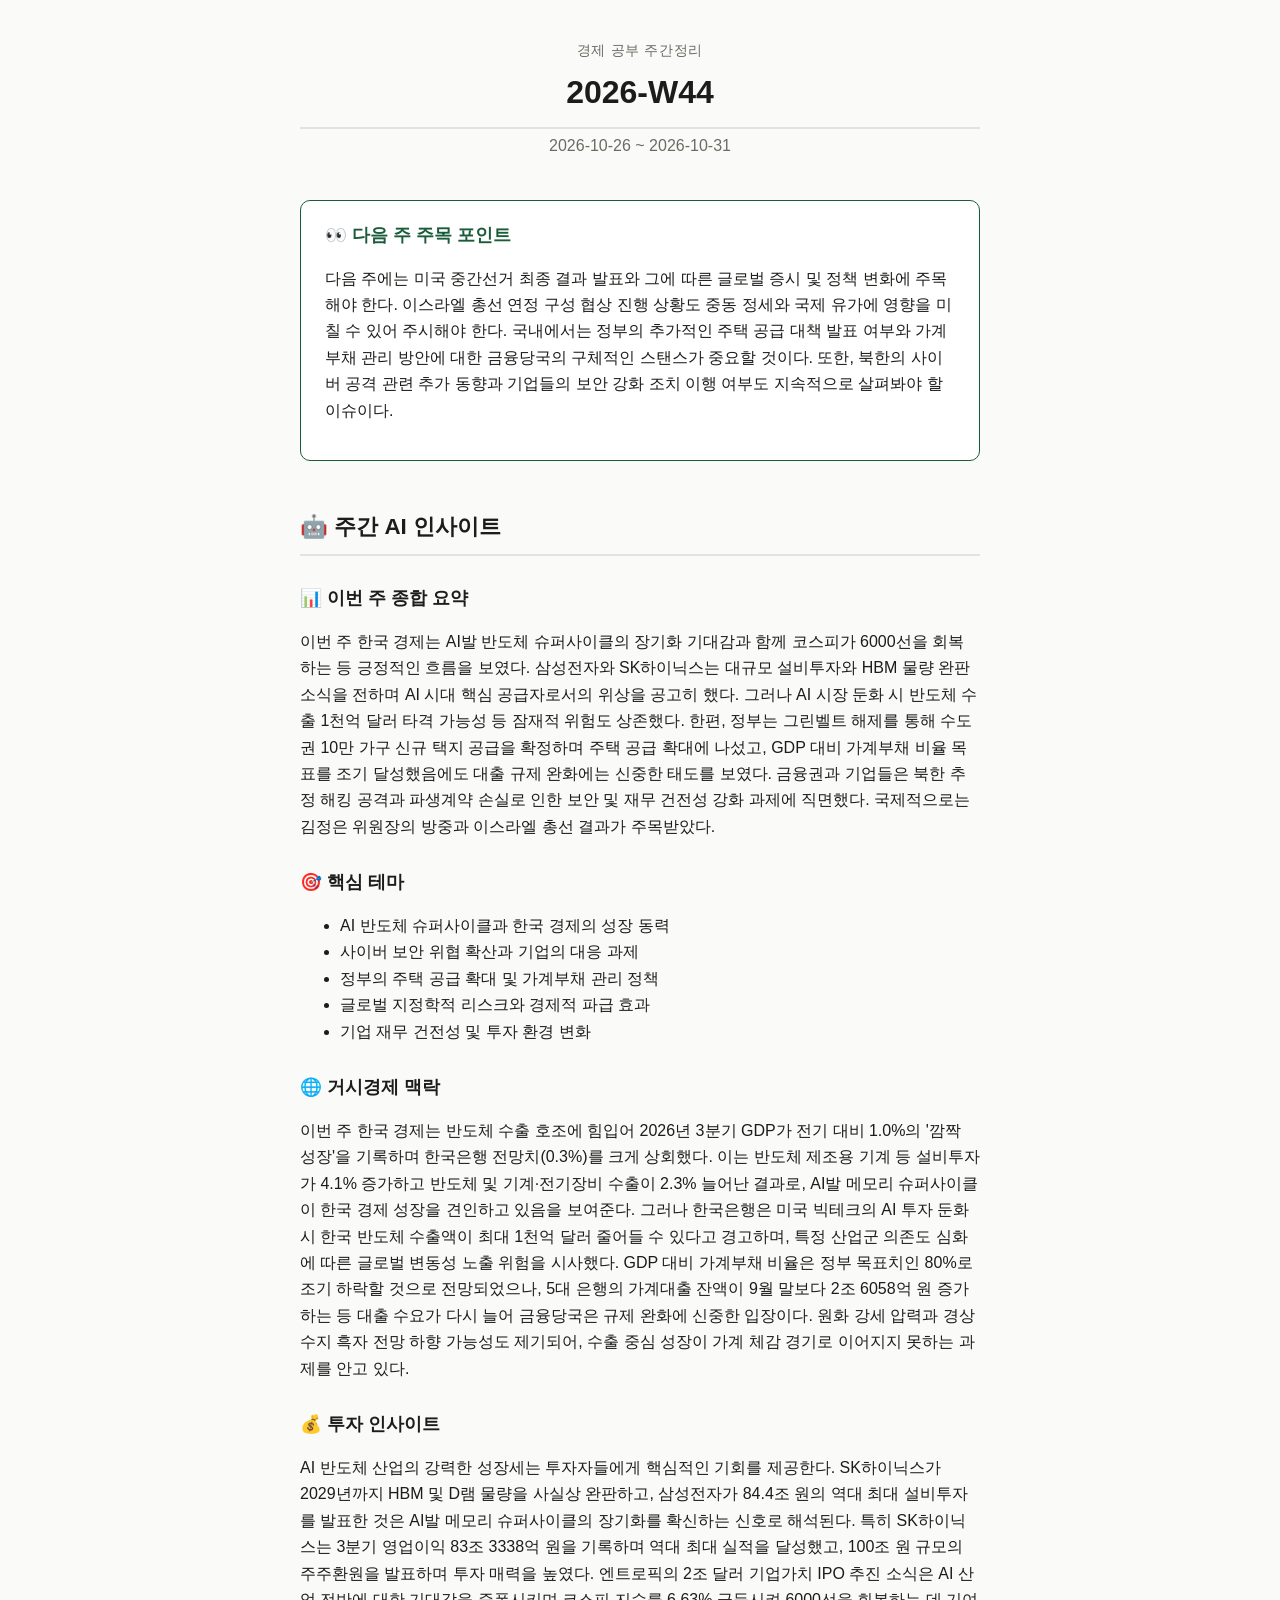
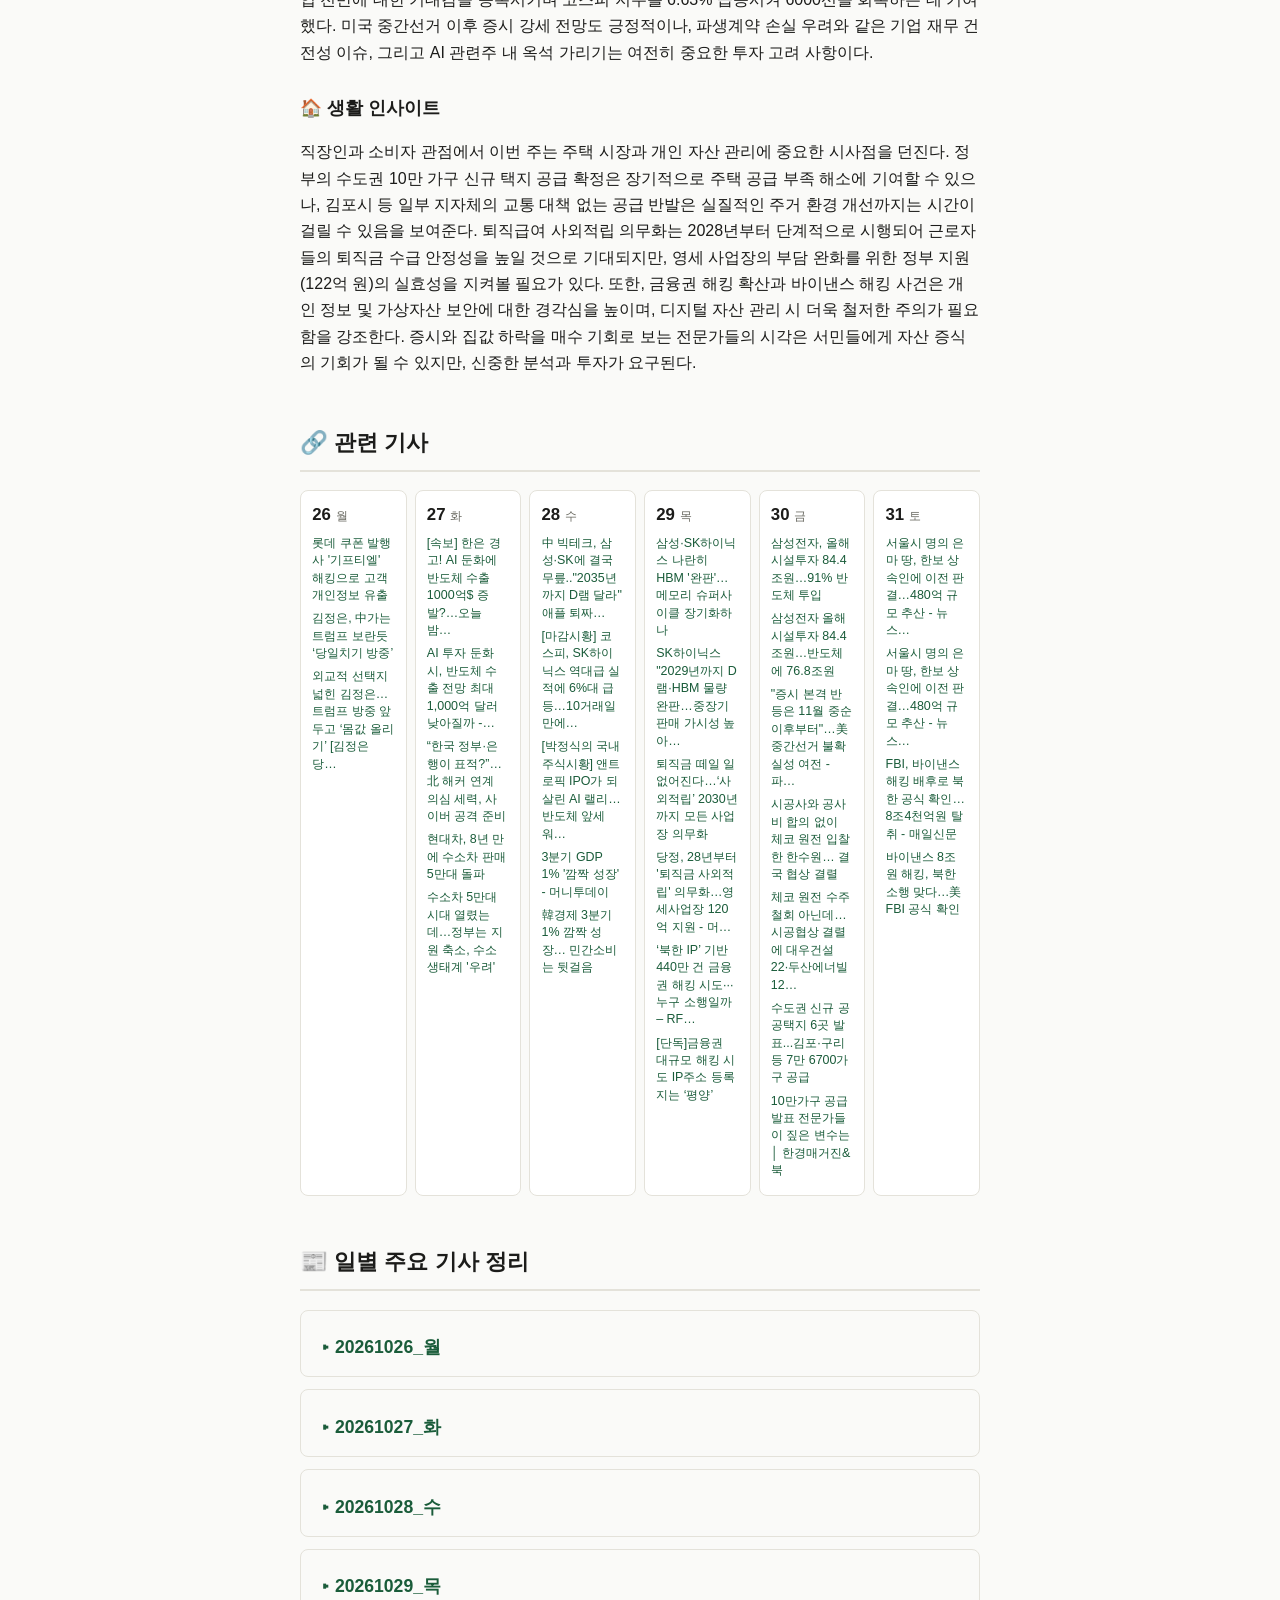
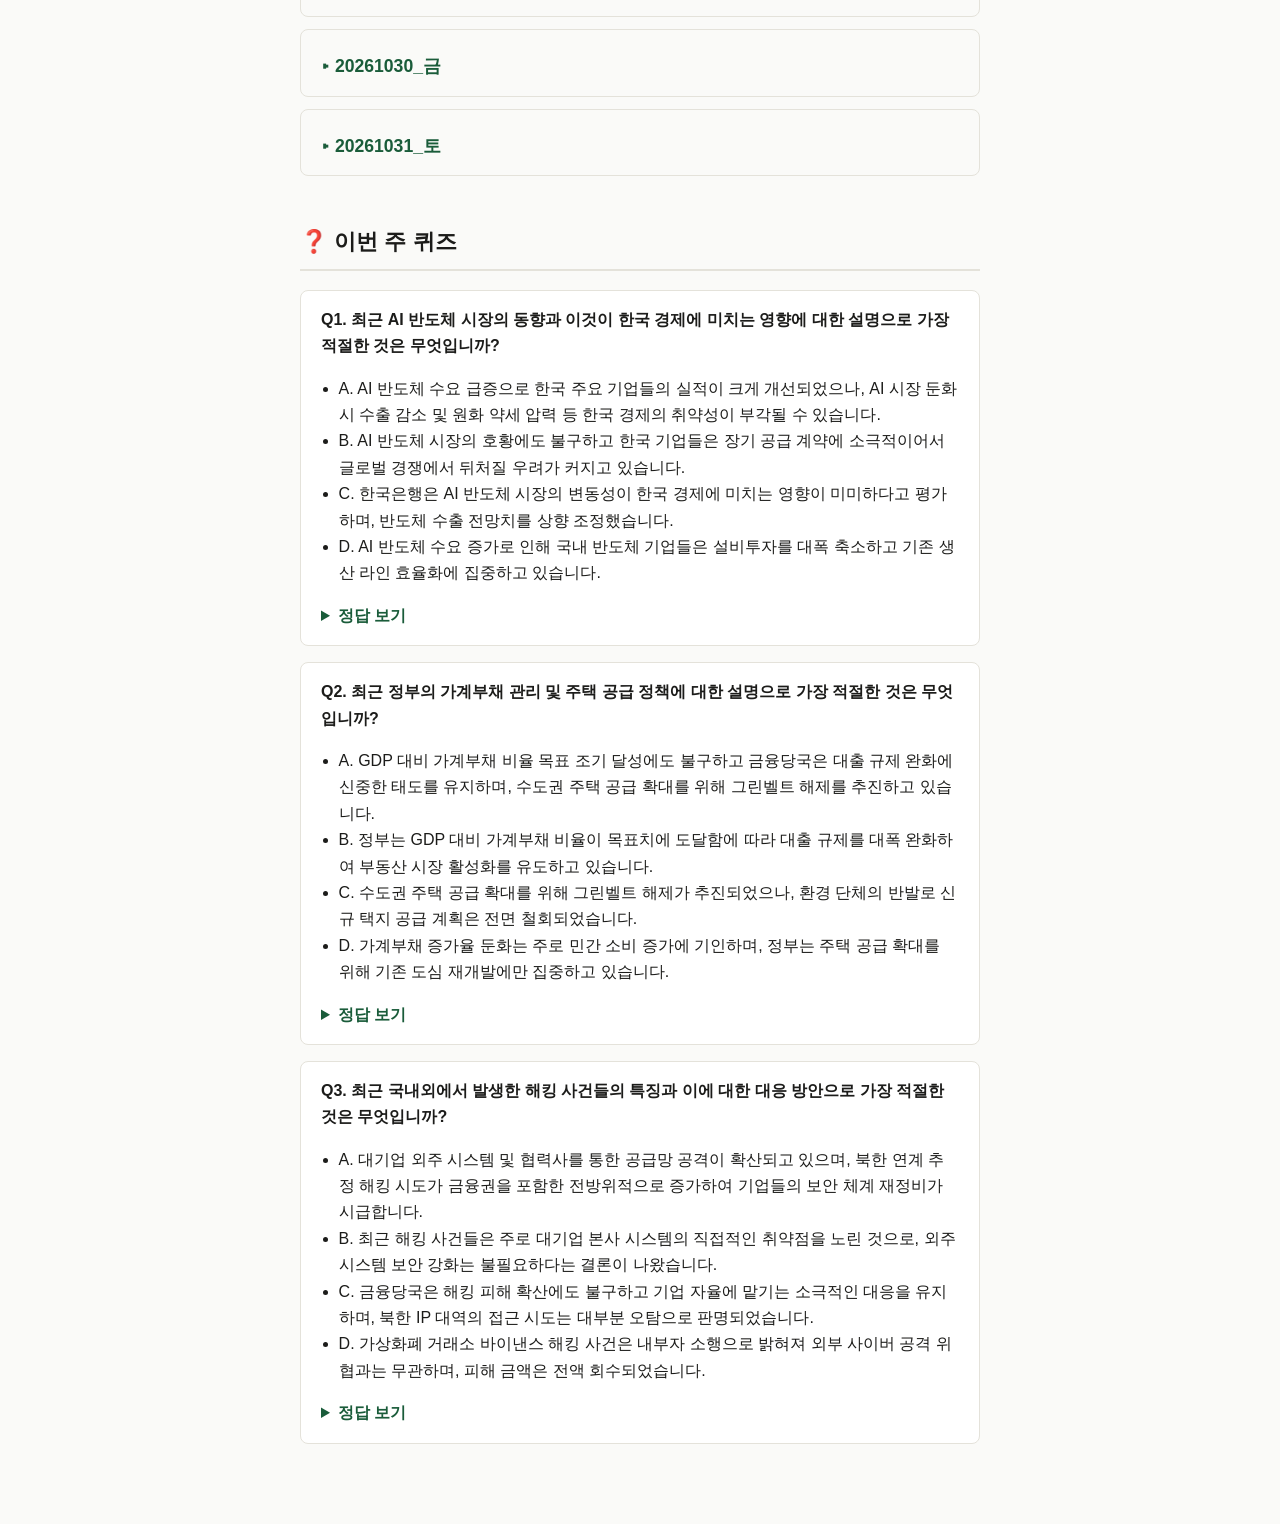
<file: docs/weeks/2026-W44.html>
<!doctype html>
<html lang="ko">
<head>
<meta charset="utf-8">
<meta name="viewport" content="width=device-width, initial-scale=1">
<title>2026-W44 경제 공부 주간정리</title>
<link rel="stylesheet" href="../style.css">
</head>
<body>
  <header>
    <p class="site-name">경제 공부 주간정리</p>
    <h1>2026-W44</h1>
    <p class="period">2026-10-26 ~ 2026-10-31</p>
  </header>

  <section class="next-watch">
    <h2>👀 다음 주 주목 포인트</h2>
    <p>다음 주에는 미국 중간선거 최종 결과 발표와 그에 따른 글로벌 증시 및 정책 변화에 주목해야 한다. 이스라엘 총선 연정 구성 협상 진행 상황도 중동 정세와 국제 유가에 영향을 미칠 수 있어 주시해야 한다. 국내에서는 정부의 추가적인 주택 공급 대책 발표 여부와 가계부채 관리 방안에 대한 금융당국의 구체적인 스탠스가 중요할 것이다. 또한, 북한의 사이버 공격 관련 추가 동향과 기업들의 보안 강화 조치 이행 여부도 지속적으로 살펴봐야 할 이슈이다.</p>
  </section>

  <section class="insights">
    <h1>🤖 주간 AI 인사이트</h1>
    <h2>📊 이번 주 종합 요약</h2>
    <p>이번 주 한국 경제는 AI발 반도체 슈퍼사이클의 장기화 기대감과 함께 코스피가 6000선을 회복하는 등 긍정적인 흐름을 보였다. 삼성전자와 SK하이닉스는 대규모 설비투자와 HBM 물량 완판 소식을 전하며 AI 시대 핵심 공급자로서의 위상을 공고히 했다. 그러나 AI 시장 둔화 시 반도체 수출 1천억 달러 타격 가능성 등 잠재적 위험도 상존했다. 한편, 정부는 그린벨트 해제를 통해 수도권 10만 가구 신규 택지 공급을 확정하며 주택 공급 확대에 나섰고, GDP 대비 가계부채 비율 목표를 조기 달성했음에도 대출 규제 완화에는 신중한 태도를 보였다. 금융권과 기업들은 북한 추정 해킹 공격과 파생계약 손실로 인한 보안 및 재무 건전성 강화 과제에 직면했다. 국제적으로는 김정은 위원장의 방중과 이스라엘 총선 결과가 주목받았다.</p>
    <h2>🎯 핵심 테마</h2>
    <ul><li>AI 반도체 슈퍼사이클과 한국 경제의 성장 동력</li><li>사이버 보안 위협 확산과 기업의 대응 과제</li><li>정부의 주택 공급 확대 및 가계부채 관리 정책</li><li>글로벌 지정학적 리스크와 경제적 파급 효과</li><li>기업 재무 건전성 및 투자 환경 변화</li></ul>
    <h2>🌐 거시경제 맥락</h2>
    <p>이번 주 한국 경제는 반도체 수출 호조에 힘입어 2026년 3분기 GDP가 전기 대비 1.0%의 '깜짝 성장'을 기록하며 한국은행 전망치(0.3%)를 크게 상회했다. 이는 반도체 제조용 기계 등 설비투자가 4.1% 증가하고 반도체 및 기계·전기장비 수출이 2.3% 늘어난 결과로, AI발 메모리 슈퍼사이클이 한국 경제 성장을 견인하고 있음을 보여준다. 그러나 한국은행은 미국 빅테크의 AI 투자 둔화 시 한국 반도체 수출액이 최대 1천억 달러 줄어들 수 있다고 경고하며, 특정 산업군 의존도 심화에 따른 글로벌 변동성 노출 위험을 시사했다. GDP 대비 가계부채 비율은 정부 목표치인 80%로 조기 하락할 것으로 전망되었으나, 5대 은행의 가계대출 잔액이 9월 말보다 2조 6058억 원 증가하는 등 대출 수요가 다시 늘어 금융당국은 규제 완화에 신중한 입장이다. 원화 강세 압력과 경상수지 흑자 전망 하향 가능성도 제기되어, 수출 중심 성장이 가계 체감 경기로 이어지지 못하는 과제를 안고 있다.</p>
    <h2>💰 투자 인사이트</h2>
    <p>AI 반도체 산업의 강력한 성장세는 투자자들에게 핵심적인 기회를 제공한다. SK하이닉스가 2029년까지 HBM 및 D램 물량을 사실상 완판하고, 삼성전자가 84.4조 원의 역대 최대 설비투자를 발표한 것은 AI발 메모리 슈퍼사이클의 장기화를 확신하는 신호로 해석된다. 특히 SK하이닉스는 3분기 영업이익 83조 3338억 원을 기록하며 역대 최대 실적을 달성했고, 100조 원 규모의 주주환원을 발표하며 투자 매력을 높였다. 엔트로픽의 2조 달러 기업가치 IPO 추진 소식은 AI 산업 전반에 대한 기대감을 증폭시키며 코스피 지수를 6.63% 급등시켜 6000선을 회복하는 데 기여했다. 미국 중간선거 이후 증시 강세 전망도 긍정적이나, 파생계약 손실 우려와 같은 기업 재무 건전성 이슈, 그리고 AI 관련주 내 옥석 가리기는 여전히 중요한 투자 고려 사항이다.</p>
    <h2>🏠 생활 인사이트</h2>
    <p>직장인과 소비자 관점에서 이번 주는 주택 시장과 개인 자산 관리에 중요한 시사점을 던진다. 정부의 수도권 10만 가구 신규 택지 공급 확정은 장기적으로 주택 공급 부족 해소에 기여할 수 있으나, 김포시 등 일부 지자체의 교통 대책 없는 공급 반발은 실질적인 주거 환경 개선까지는 시간이 걸릴 수 있음을 보여준다. 퇴직급여 사외적립 의무화는 2028년부터 단계적으로 시행되어 근로자들의 퇴직금 수급 안정성을 높일 것으로 기대되지만, 영세 사업장의 부담 완화를 위한 정부 지원(122억 원)의 실효성을 지켜볼 필요가 있다. 또한, 금융권 해킹 확산과 바이낸스 해킹 사건은 개인 정보 및 가상자산 보안에 대한 경각심을 높이며, 디지털 자산 관리 시 더욱 철저한 주의가 필요함을 강조한다. 증시와 집값 하락을 매수 기회로 보는 전문가들의 시각은 서민들에게 자산 증식의 기회가 될 수 있지만, 신중한 분석과 투자가 요구된다.</p>
  </section>

  
      <section class="link-calendar-section">
        <h1>🔗 관련 기사</h1>
        <div class="link-calendar">
          <div class="link-day">
            <div class="link-day-head">26<span>월</span></div>
            <ul class="link-list"><li><a href="https://imnews.imbc.com/news/2026/econo/article/6860577_36932.html" target="_blank" rel="noopener noreferrer">롯데 쿠폰 발행사 '기프티엘' 해킹으로 고객 개인정보 유출</a></li><li><a href="https://www.donga.com/news/Inter/article/all/20261026/134905992/2" target="_blank" rel="noopener noreferrer">김정은, 中가는 트럼프 보란듯 ‘당일치기 방중’</a></li><li><a href="https://www.segye.com/newsView/20261025509763" target="_blank" rel="noopener noreferrer">외교적 선택지 넓힌 김정은… 트럼프 방중 앞두고 ‘몸값 올리기’ [김정은 당…</a></li></ul>
          </div>
          <div class="link-day">
            <div class="link-day-head">27<span>화</span></div>
            <ul class="link-list"><li><a href="https://www.youtube.com/shorts/8yfEiUX-A4s" target="_blank" rel="noopener noreferrer">[속보] 한은 경고! AI 둔화에 반도체 수출 1000억$ 증발?…오늘 밤…</a></li><li><a href="https://www.youtube.com/shorts/RuhaNIBeIXY" target="_blank" rel="noopener noreferrer">AI 투자 둔화 시, 반도체 수출 전망 최대 1,000억 달러 낮아질까 -…</a></li><li><a href="https://www.kyeonggi.com/article/20261024580041" target="_blank" rel="noopener noreferrer">“한국 정부·은행이 표적?”…北 해커 연계 의심 세력, 사이버 공격 준비</a></li><li><a href="https://www.chosun.com/economy/auto/2026/10/27/EIJMVYPUERF75ATWFORC2SIX24/" target="_blank" rel="noopener noreferrer">현대차, 8년 만에 수소차 판매 5만대 돌파</a></li><li><a href="https://mobile.newsis.com/view/NISX20261026_0003841754" target="_blank" rel="noopener noreferrer">수소차 5만대 시대 열렸는데…정부는 지원 축소, 수소 생태계 '우려'</a></li></ul>
          </div>
          <div class="link-day">
            <div class="link-day-head">28<span>수</span></div>
            <ul class="link-list"><li><a href="https://www.youtube.com/watch?v=imZFWdKMTYQ" target="_blank" rel="noopener noreferrer">中 빅테크, 삼성·SK에 결국 무릎.."2035년까지 D램 달라" 애플 퇴짜…</a></li><li><a href="https://www.hanyangeconomy.com/news/articleView.html?idxno=10510" target="_blank" rel="noopener noreferrer">[마감시황] 코스피, SK하이닉스 역대급 실적에 6%대 급등…10거래일 만에…</a></li><li><a href="https://www.newsquest.co.kr/news/articleView.html?idxno=303556" target="_blank" rel="noopener noreferrer">[박정식의 국내 주식시황] 앤트로픽 IPO가 되살린 AI 랠리…반도체 앞세워…</a></li><li><a href="https://www.mt.co.kr/economy/2026/10/28/2026102720212734576" target="_blank" rel="noopener noreferrer">3분기 GDP 1% '깜짝 성장' - 머니투데이</a></li><li><a href="https://www.donga.com/news/Economy/article/all/20261028/134921350/2" target="_blank" rel="noopener noreferrer">韓경제 3분기 1% 깜짝 성장… 민간소비는 뒷걸음</a></li></ul>
          </div>
          <div class="link-day">
            <div class="link-day-head">29<span>목</span></div>
            <ul class="link-list"><li><a href="https://kbthink.com/news-list/view.html?newsId=20261029133005543" target="_blank" rel="noopener noreferrer">삼성·SK하이닉스 나란히 HBM '완판'…메모리 슈퍼사이클 장기화하나</a></li><li><a href="https://news.einfomax.co.kr/news/articleView.html?idxno=4441550" target="_blank" rel="noopener noreferrer">SK하이닉스 "2029년까지 D램·HBM 물량 완판…중장기 판매 가시성 높아…</a></li><li><a href="https://www.donga.com/news/Society/article/all/20261029/134930864/1" target="_blank" rel="noopener noreferrer">퇴직금 떼일 일 없어진다…‘사외적립’ 2030년까지 모든 사업장 의무화</a></li><li><a href="https://www.mt.co.kr/politics/2026/10/29/2026102908362280100" target="_blank" rel="noopener noreferrer">당정, 28년부터 '퇴직금 사외적립' 의무화…영세사업장 120억 지원 - 머…</a></li><li><a href="https://www.rfa.org/korean/in-focus/2026/10/29/44-million-hacking-attempts-targeted-the-financial-sector/" target="_blank" rel="noopener noreferrer">‘북한 IP’ 기반 440만 건 금융권 해킹 시도···누구 소행일까 – RF…</a></li><li><a href="https://www.donga.com/news/Economy/article/all/20261029/134928955/2" target="_blank" rel="noopener noreferrer">[단독]금융권 대규모 해킹 시도 IP주소 등록지는 ‘평양’</a></li></ul>
          </div>
          <div class="link-day">
            <div class="link-day-head">30<span>금</span></div>
            <ul class="link-list"><li><a href="https://www.inews24.com/view/2020272" target="_blank" rel="noopener noreferrer">삼성전자, 올해 시설투자 84.4조원…91% 반도체 투입</a></li><li><a href="https://www.yonhapnewstv.co.kr/news/AKR20261029102031KeT" target="_blank" rel="noopener noreferrer">삼성전자 올해 시설투자 84.4조원…반도체에 76.8조원</a></li><li><a href="https://www.fnnews.com/news/202610271143363910" target="_blank" rel="noopener noreferrer">"증시 본격 반등은 11월 중순 이후부터"…美 중간선거 불확실성 여전 - 파…</a></li><li><a href="https://www.donga.com/news/Economy/article/all/20261029/134933566/1" target="_blank" rel="noopener noreferrer">시공사와 공사비 합의 없이 체코 원전 입찰한 한수원… 결국 협상 결렬</a></li><li><a href="https://magazine.hankyung.com/business/article/202610293073b" target="_blank" rel="noopener noreferrer">체코 원전 수주 철회 아닌데…시공협상 결렬에 대우건설 22·두산에너빌 12…</a></li><li><a href="https://www.mhns.co.kr/news/articleView.html?idxno=766585" target="_blank" rel="noopener noreferrer">수도권 신규 공공택지 6곳 발표...김포·구리 등 7만 6700가구 공급</a></li><li><a href="https://magazine.hankyung.com/business/article/202610293798b" target="_blank" rel="noopener noreferrer">10만가구 공급 발표 전문가들이 짚은 변수는 │ 한경매거진&amp;북</a></li></ul>
          </div>
          <div class="link-day">
            <div class="link-day-head">31<span>토</span></div>
            <ul class="link-list"><li><a href="https://www.news1.kr/realestate/general/6338411" target="_blank" rel="noopener noreferrer">서울시 명의 은마 땅, 한보 상속인에 이전 판결…480억 규모 추산 - 뉴스…</a></li><li><a href="https://www.news1.kr/realestate/general/6338411?kakao_from=mainnews" target="_blank" rel="noopener noreferrer">서울시 명의 은마 땅, 한보 상속인에 이전 판결…480억 규모 추산 - 뉴스…</a></li><li><a href="https://www.imaeil.com/page/view/2026110107352250911" target="_blank" rel="noopener noreferrer">FBI, 바이낸스 해킹 배후로 북한 공식 확인…8조4천억원 탈취 - 매일신문</a></li><li><a href="https://www.thescoop.co.kr/news/articleView.html?idxno=312139" target="_blank" rel="noopener noreferrer">바이낸스 8조원 해킹, 북한 소행 맞다…美 FBI 공식 확인</a></li></ul>
          </div></div>
      </section>

  <section class="daily">
    <h1>📰 일별 주요 기사 정리</h1>
    
      <details class="day">
        <summary>20261026_월</summary>
        
        <article class="story">
          <h3>▶ 그린벨트 재평가, 주택공급 확대 <span class="story-type"></span></h3>
          <p><strong>무슨 일</strong> 2026년 10월 25일, 정부가 개발제한구역(그린벨트)의 환경평가등급을 2027년에 6년 만에 갱신하고 관련 제도를 개선하여 주택 공급 확대를 위한 길을 열었다. 특히 임업적성도 1·2등급 토지도 산림청 협의를 거쳐 해제 검토가 가능해진다.</p>
          <p><strong>배경/논의 내용</strong> 수도권 내 주택 공급을 위한 택지 확보를 원활히 하고, 기존 2020년 기준으로 산정된 환경등급 이후 달라진 토지 환경을 반영하기 위함이다. 정부는 지난 8월 13일 공급대책에서 예고한 신규택지 7만3000가구의 구체적인 입지를 발표할 예정이었다.</p>
          <p><strong>효과/시사점</strong> 10월 29일, 경기도 6곳의 그린벨트를 풀어 신규 공공택지 7만6700가구를 공급하는 등 총 10만4000가구의 신규 택지 물량이 확정되었다. 이는 이재명 정부의 주택공급 속도전에도 영향을 미칠 것으로 관측되나, 인구 감소 추세와 맞물려 정책의 실효성에 대한 추가적인 논의가 필요할 수 있다.</p>
        </article>
        <article class="story">
          <h3>▶ 한진 이어 롯데, 외주사 통해 해킹 피해 <span class="story-type"></span></h3>
          <p><strong>무슨 일</strong> 2026년 10월 25일, 한진그룹 IT 서비스 전문기업 한진정보통신에 이어 롯데그룹 계열사 '기프티엘' 등 외주 시스템이 잇달아 해킹 피해를 입었다. 한진정보통신은 10월 23일 ITSM 시스템 이용자 980명의 개인정보 유출을 공식 인정했다.</p>
          <p><strong>배경/논의 내용</strong> 해커들이 보안이 상대적으로 취약할 수 있는 대기업의 외주 시스템이나 협력사를 먼저 침투하여 본사 시스템으로 접근하는 공급망 공격 방식을 사용했기 때문이다.</p>
          <p><strong>효과/시사점</strong> 금융권을 포함한 여러 업권에서 해킹 사고가 확산되며 기업들의 공급망 보안 강화 및 협력사 보안 관리 체계 재정비가 시급해졌다. 롯데카드의 2025년 9월 297만명 개인정보 유출 사고와 같은 사례를 통해 기업들은 보안 시스템의 근본적인 재설계를 요구받고 있다.</p>
        </article>
        <article class="story">
          <h3>▶ 트럼프 재선 속 김정은, 中 당일치기 방중 <span class="story-type"></span></h3>
          <p><strong>무슨 일</strong> 2026년 10월 24일, 김정은 북한 국무위원장이 중국 단둥을 당일치기로 전격 방문했다. 이는 도널드 트럼프 대통령의 재임 중, 다음 달 중국 선전 아시아태평양경제협력체(APEC) 정상회의에서 트럼프 대통령과 시진핑 주석의 만남을 앞두고 이루어졌다.</p>
          <p><strong>배경/논의 내용</strong> 김정은 위원장은 중국 권력 서열 4위인 왕후닝 전국인민정치협상회의 주석을 만나 '조·중(북·중) 친선의 역사를 줄기차게 굳건히 이어나갈 것'이라고 강조하며, 트럼프 대통령과의 대미 협상력을 높이고자 했다.</p>
          <p><strong>효과/시사점</strong> 정부와 청와대는 김정은 위원장의 외교 행보가 한반도 정세에 미칠 영향에 촉각을 곤두세우고 있으며, 향후 트럼프 행정부와의 관계 설정 및 북미 대화 재개 가능성에 대한 분석이 심화될 것으로 보인다.</p>
        </article>
        <article class="story">
          <h3>▶ GDP 대비 가계빚 80% 하락, 대출규제 논의 <span class="story-type"></span></h3>
          <p><strong>무슨 일</strong> 2026년 10월 25일, 내년(2027년) 국내총생산(GDP) 대비 가계부채 비율이 정부 목표치인 80%로 하락할 것으로 전망되면서, 대출 규제 완화에 대한 논의가 주목받고 있다.</p>
          <p><strong>배경/논의 내용</strong> 반도체 경기 호조에 따른 명목 GDP 급증과 정부의 강력한 대출 억제 정책이 복합적으로 작용하여 가계부채 증가율을 둔화시켰기 때문이다. 이로 인해 2030년 목표가 4년 앞당겨 달성될 것으로 보인다.</p>
          <p><strong>효과/시사점</strong> GDP 대비 가계부채 비율 목표 조기 달성에도 불구하고, 금융당국은 대출 규제 완화에 신중한 태도를 유지하고 있다. 10월 22일 기준 5대 은행의 가계대출 잔액이 9월 말보다 2조6058억원 증가하는 등 대출 수요가 다시 늘고 있어, 총량규제 방식의 법적 근거와 절차를 둘러싼 논란이 불거지고 있다.</p>
        </article>
        
      </details>
      <details class="day">
        <summary>20261027_화</summary>
        
        <article class="story">
          <h3>▶ AI 둔화 시 반도체 수출 1천억불 타격 <span class="story-type"></span></h3>
          <p><strong>무슨 일</strong> 한국은행은 내년 미국 빅테크 기업의 인공지능(AI) 투자가 둔화될 경우 한국의 반도체 수출액이 당초 전망보다 최대 1천억 달러 줄어들 수 있다고 경고했다.</p>
          <p><strong>배경/논의 내용</strong> 반도체가 한국 전체 수출의 약 절반(47% 이상)을 차지하며, AI 관련 특정 산업군에 대한 의존도가 심화된 상황이다. 이는 글로벌 AI 시장 변동성에 한국 경제가 크게 노출되어 있음을 시사한다.</p>
          <p><strong>효과/시사점</strong> AI 시장 둔화 시 원화 약세 압력이 커지고 경상수지 흑자가 한국은행의 당초 전망(4,300억 달러)을 하회할 수 있으며, 이는 한국 반도체 산업의 글로벌 경쟁력 약화로 이어질 수 있다는 우려가 제기된다.</p>
        </article>
        <article class="story">
          <h3>▶ 北 추정 해킹, 한미일 216곳 표적 공격 <span class="story-type"></span></h3>
          <p><strong>무슨 일</strong> 북한으로 추정되는 해커들이 21대의 우회 서버를 동원해 한국, 미국, 일본 등 주요 기관 및 기업 서버 216곳을 겨냥한 대규모 사이버 공격을 감행했다.</p>
          <p><strong>배경/논의 내용</strong> 이번 공격은 전 세계 웹사이트의 약 70%에서 사용되는 PHP 프로그래밍 언어의 치명적인 보안 취약점, 특히 긴급 패치로 막을 수 없는 '파일 전송 표시 기능'의 허점을 노린 것으로 파악되었다.</p>
          <p><strong>효과/시사점</strong> 한국인터넷진흥원(KISA) 등 관련 기관들은 해당 기능을 수동으로 차단할 것을 긴급 권고했으며, 국방 시스템 및 주요 기관의 추가적인 보안 조치 강화와 유사 공격에 대한 대비 태세가 시급하다.</p>
        </article>
        <article class="story">
          <h3>▶ 파생계약 기업, 주가 급락에 비상 <span class="story-type"></span></h3>
          <p><strong>무슨 일</strong> 약 7조 원 규모의 파생계약(PRS) 자금을 조달한 국내 주요 기업들이 최근 주가 급락으로 인해 약 2조 원 규모의 손실 우려에 직면했다.</p>
          <p><strong>배경/논의 내용</strong> 증시 랠리 기간 동안 주가수익스왑(PRS)과 같은 파생상품 발행이 집중되었으나, 최근 증시 하락(10월 26일 코스피 1.46% 하락, 코스닥 3.26% 급락)으로 인해 기업들이 손실을 입게 되었다.</p>
          <p><strong>효과/시사점</strong> 약정에 따라 기업들은 담보 보강 요구에 직면하거나 차환 부담이 가중될 가능성이 높으며, 이는 기업들의 재무 건전성에 부정적인 영향을 미칠 수 있다. LG화학은 자회사 LG에너지솔루션 지분 매각을 통해 2조 5천억 원을 확보하는 등 유동성 확보에 나섰다.</p>
        </article>
        <article class="story">
          <h3>▶ 수소차 5만대 돌파, 생태계 과도기 <span class="story-type"></span></h3>
          <p><strong>무슨 일</strong> 현대자동차의 국내 수소전기차 누적 판매 대수가 지난 9월까지 5만 262대를 기록하며 5만 대를 돌파했지만, 관련 생태계는 여전히 과도기적 단계에 머물러 있다는 평가가 나왔다.</p>
          <p><strong>배경/논의 내용</strong> 내년 정부의 수소차 구매지원 예산이 올해보다 23% 줄어든 4,457억 원으로 편성되는 등 정책적 지원이 축소되고 있으며, 충전 인프라 확충 등 생태계 구축이 더디게 진행되고 있다.</p>
          <p><strong>효과/시사점</strong> 한국이 수소차 시장에서 주춤하는 사이, 중국은 약 1조 원 규모의 공격적인 투자를 통해 시장 확대에 나서고 있어, 글로벌 경쟁에서 한국이 뒤처질 수 있다는 우려가 커지고 있다.</p>
        </article>
        <div class="terms"><h4>📖 용어 정리</h4><ul><li><strong>주가수익스왑(PRS)</strong> — 기업이 보유 주식을 금융회사에 맡기고, 주가 변동에 따른 수익이나 손실만을 교환하는 파생상품이다. 기업은 현금을 조달하고, 주가 상승 시 이익을 공유하지만, 주가 하락 시 손실을 보전해야 할 수 있다.</li></ul></div>
      </details>
      <details class="day">
        <summary>20261028_수</summary>
        
        <article class="story">
          <h3>▶ 中 빅테크, D램 장기계약 요청 <span class="story-type"></span></h3>
          <p><strong>무슨 일</strong> 중국 주요 클라우드 서비스 제공업체(CSP)들이 삼성전자와 SK하이닉스에 서버용 D램 장기공급계약(LTA)을 요청하고 나섰습니다. 일부 고객은 2035년까지 10년간 메모리를 공급하는 초장기 계약을 요구한 것으로 파악됩니다.</p>
          <p><strong>배경/논의 내용</strong> 중국 내 메모리 업체(CXMT, YMTC 등)들이 서버용 고성능 메모리의 제품 경쟁력과 양산 규모에서 한국 업체에 미치지 못하기 때문입니다. 또한, 미국 빅테크 기업들이 이미 LTA를 통해 메모리 물량을 선점한 것이 중국 기업들의 움직임을 서두르게 한 요인으로 분석됩니다.</p>
          <p><strong>효과/시사점</strong> 삼성전자와 SK하이닉스는 내년 메모리 생산 예정 물량의 70~80%를 이미 글로벌 빅테크와 5년 LTA로 배정한 것으로 추정됩니다. SK하이닉스는 2026년 10월 28일, 2029년까지 3년 동안 D램과 HBM 물량이 사실상 모두 판매 완료되었다고 밝혔습니다. 이는 메모리 공급사의 가격 협상력을 강화할 것으로 예상됩니다.</p>
        </article>
        <article class="story">
          <h3>▶ 엔트로픽 IPO 기대감에 코스피 급등 <span class="story-type"></span></h3>
          <p><strong>무슨 일</strong> 인공지능(AI) 기업 엔트로픽의 기업공개(IPO) 추진 소식과 SK하이닉스의 역대급 실적 발표에 힘입어 2026년 10월 28일 코스피 지수가 전 거래일 대비 6.63% 급등한 6012.44에 마감하며 10거래일 만에 6000선을 회복했습니다. 삼성전자와 SK하이닉스는 각각 9.01%, 10.89% 상승했습니다.</p>
          <p><strong>배경/논의 내용</strong> 엔트로픽이 2026년 10월 26일(현지시간) 미국 증권거래위원회(SEC)에 상장 신청서(S-1)를 제출하며 IPO 절차를 본격화했습니다. 엔트로픽은 최대 2조 달러의 기업가치와 1000억 달러의 자금 조달을 목표로 하고 있어, 이는 미국 증시 사상 역대 최대 규모의 IPO가 될 수 있다는 기대감이 반영되었습니다. 또한, SK하이닉스가 3분기 영업이익 83조3338억원을 기록하며 분기 사상 최대 실적을 달성한 것도 긍정적인 영향을 미쳤습니다.</p>
          <p><strong>효과/시사점</strong> 엔트로픽의 IPO는 글로벌 AI 및 반도체 산업의 향방을 가늠할 중요한 시험대가 될 것으로 평가됩니다. AI 수익화에 대한 시장의 신뢰를 강화하고 AI 인프라 투자 확대로 이어져 메모리 수요 증가에 직접적인 영향을 미칠 수 있습니다. 다만, IPO 첫날 임직원 10% 매도 허용 등 이례적인 락업 조항으로 인해 '매도 폭탄' 가능성에 대한 우려도 제기되고 있습니다.</p>
        </article>
        <article class="story">
          <h3>▶ 3분기 GDP 1% '깜짝 성장' <span class="story-type"></span></h3>
          <p><strong>무슨 일</strong> 한국 경제가 2026년 3분기에 전기 대비 1.0% 성장하며 한국은행의 8월 전망치(0.3%)를 크게 웃도는 '깜짝 성장'을 기록했습니다. 이는 한국은행이 분기별 성장률 전망 경로를 공개한 2024년 8월 이후 3개 분기 연속 실제 성장률이 전망치를 상회한 첫 사례입니다.</p>
          <p><strong>배경/논의 내용</strong> 주로 반도체 수출 호조와 설비투자 증가가 성장을 견인했습니다. 특히 반도체 제조용 기계 등 기계류를 중심으로 설비투자가 4.1% 증가했으며, 반도체 및 기계·전기장비 수출이 2.3% 늘었습니다.</p>
          <p><strong>효과/시사점</strong> 한국은행은 4분기 성장률이 0%에 그치더라도 연간 성장률이 3.6%에 이를 것으로 추산했으며, 1.4% 이상 성장 시 연간 4% 성장도 가능하다고 밝혔습니다. 정부는 올해 1인당 국민총소득(GNI)이 4만 달러를 돌파할 것이 확실시된다고 평가했습니다. 그러나 민간소비는 3분기에 0.2% 감소하여 수출·투자 중심의 성장이 가계 체감 경기로 이어지지 못하는 과제를 안고 있습니다.</p>
        </article>
        <article class="story">
          <h3>▶ 고리원전 3·4호기 수명 연장 <span class="story-type"></span></h3>
          <p><strong>무슨 일</strong> 원자력안전위원회(원안위)는 2026년 10월 27일 회의를 열고 설계수명이 만료되어 가동이 중단되었던 고리 원자력발전소 3·4호기의 계속운전(수명 연장)을 허가했습니다. 이에 따라 고리 3호기는 2034년 9월, 4호기는 2035년 8월까지 운전이 가능해졌습니다.</p>
          <p><strong>배경/논의 내용</strong> AI 데이터센터와 반도체 등 첨단산업의 전력 수요가 급증하면서 전력 공급 기반 확충의 필요성이 제기되었기 때문입니다.</p>
          <p><strong>효과/시사점</strong> 고리 3·4호기(총 2050MW)의 재가동은 AI 데이터센터 및 반도체 산업의 전력 수요에 대응할 공급 기반을 확충하는 데 기여할 것으로 예상됩니다. 이는 현 정부 들어 지난해 11월 고리 2호기에 이어 두 번째 노후 원전 수명 연장 사례입니다. 하지만 환경단체와 지역 주민들은 40년 이상 된 노후 원전의 안전성 문제와 다수호기 밀집 지역의 자연재해 가능성 등을 이유로 강하게 반발하고 있습니다.</p>
        </article>
        
      </details>
      <details class="day">
        <summary>20261029_목</summary>
        
        <article class="story">
          <h3>▶ SK하이닉스 HBM 2029년까지 완판 <span class="story-type"></span></h3>
          <p><strong>무슨 일</strong> SK하이닉스가 고대역폭메모리(HBM) 및 D램 생산 물량이 2029년까지 사실상 모두 판매 완료되었다고 발표했습니다. 삼성전자 또한 2027년 HBM 공급 계약을 마쳤습니다.</p>
          <p><strong>배경/논의 내용</strong> 인공지능(AI) 메모리 수요 급증으로 주요 제품 가격이 상승했으며, SK하이닉스의 3분기 매출은 104조 6155억 원, 영업이익은 83조 3338억 원으로 역대 최대 분기 실적을 기록했습니다. 현재 고객사의 HBM 요청 물량은 SK하이닉스 공급 가능 물량의 2배를 상회합니다.</p>
          <p><strong>효과/시사점</strong> AI발 메모리 슈퍼사이클이 장기화될 가능성이 커졌으며, 2028년까지 메모리 공급 부족이 지속될 것으로 전망됩니다. SK하이닉스는 올해 총 100조 원 규모의 주주환원을 발표했습니다.</p>
        </article>
        <article class="story">
          <h3>▶ 퇴직급여 사외적립 2028년부터 의무화 <span class="story-type"></span></h3>
          <p><strong>무슨 일</strong> 정부가 2028년부터 퇴직급여의 사외적립을 의무화하는 방안을 발표했습니다. 이는 2030년까지 모든 사업장으로 확대될 예정입니다.</p>
          <p><strong>배경/논의 내용</strong> 기업 경영 악화 시 근로자가 퇴직금을 받지 못하는 위험을 줄이기 위함으로, 지난해 전체 임금체불액 중 퇴직금이 8229억 원으로 41.1%를 차지했습니다. 또한, 지난해 퇴직연금 수익률이 6.47%로 국민연금(18.82%) 등 다른 연금보다 저조한 점을 개선하려는 목적도 있습니다.</p>
          <p><strong>효과/시사점</strong> 제도는 2028년 1월부터 100인 이상 사업장을 시작으로 2029년 10인 이상, 2030년 10인 미만 사업장으로 단계적으로 확대 시행됩니다. 정부는 영세 사업장의 부담을 덜기 위해 2027년 예산안에 약 122억 원 규모의 재정 지원을 편성했습니다.</p>
        </article>
        <article class="story">
          <h3>▶ 금융권 해킹 확산, 북한 IP 440만 건 포착 <span class="story-type"></span></h3>
          <p><strong>무슨 일</strong> 대신증권, 미래에셋자산운용, 가상자산 거래소 빗썸 등 금융권 전반에서 해킹 피해가 확산되었습니다. 대신증권은 고객 3만 8490명의 개인정보가 유출되었고, 빗썸은 임직원 715명 및 고객 6444명의 정보가 유출되었습니다.</p>
          <p><strong>배경/논의 내용</strong> 금융당국은 지난 10월 21일부터 우리 금융권을 겨냥한 북한 IP 대역의 접근 시도가 440만 건 이상 탐지되었다고 밝혔습니다. 이는 주로 시스템 취약점을 파악하려는 '스캔성 접근'으로 확인되었습니다.</p>
          <p><strong>효과/시사점</strong> 북한 소행으로 단정하기는 어렵지만, 정부는 청와대 국가안보실 주재로 긴급 대응 회의를 열어 피해 현황 점검 및 대응책 마련에 나섰습니다. 금융당국은 금융회사들에게 자율 방어 체계 강화를 주문했습니다.</p>
        </article>
        <article class="story">
          <h3>▶ 이스라엘 총선 박빙, 네타냐후 집권 불투명 <span class="story-type"></span></h3>
          <p><strong>무슨 일</strong> 2026년 10월 27일 치러진 이스라엘 총선에서 베냐민 네타냐후 총리가 이끄는 우파 진영과 반(反)네타냐후 야권 모두 과반 의석(120석 중 61석) 확보에 실패하며 초박빙 결과를 보였습니다.</p>
          <p><strong>배경/논의 내용</strong> 이번 총선은 2023년 10월 하마스 기습 공격 이후 처음 치러진 선거로, 사실상 네타냐후 총리에 대한 신임 투표 성격이 강했습니다. 선거 운동 기간 동안 여야 간 비난이 난무했습니다.</p>
          <p><strong>효과/시사점</strong> 어느 진영도 과반을 차지하지 못해 연정 구성에 난항이 예상되며, 협상이 무산될 경우 내년 초 재선거가 치러질 수 있습니다. 이 경우 네타냐후 총리가 계속 총리직을 유지할 수 있어 그에게 유리한 결과로 평가됩니다. 최종 개표 결과는 11월 4일 대통령에게 제출될 예정입니다.</p>
        </article>
        
      </details>
      <details class="day">
        <summary>20261030_금</summary>
        
        <article class="story">
          <h3>▶ 삼성전자 84.4조 설비투자 <span class="story-type"></span></h3>
          <p><strong>무슨 일</strong> 삼성전자가 2026년 시설투자로 84.4조 원을 집행하며, 이 중 76.8조 원을 반도체 부문에 투자한다고 발표했습니다. 이는 2025년 50.3조 원을 뛰어넘는 역대 최대 규모입니다.</p>
          <p><strong>배경/논의 내용</strong> AI 수요 급증으로 인한 메모리 반도체 공급 부족에 대응하기 위함이며, 2027년 HBM 공급 물량은 이미 완판되었고, 10개 대형 고객사와 장기공급계약(LTA)을 체결했습니다.</p>
          <p><strong>효과/시사점</strong> 평택 5공장 가동 시기를 2028년으로 2년 앞당기고, 미국 텍사스 테일러 팹 확장 등 첨단 메모리 및 파운드리 생산 능력을 확대할 계획입니다.</p>
        </article>
        <article class="story">
          <h3>▶ 중간선거 후 증시 강세 전망 <span class="story-type"></span></h3>
          <p><strong>무슨 일</strong> 2026년 11월 3일 미국 중간선거 이후 주식시장이 강세를 보일 것으로 전망되며, 투자 전문가들은 미국 주식 비중 확대를 권고했습니다.</p>
          <p><strong>배경/논의 내용</strong> 1946년 이후 모든 중간선거 다음 12개월 동안 S&amp;P 500 지수가 상승했던 역사적 패턴과 선거 불확실성 해소, AI 투자 사이클 지속이 배경입니다.</p>
          <p><strong>효과/시사점</strong> 투자자들은 포트폴리오 리밸런싱을 통해 미국 주식 비중을 늘리고, 변동성 대비를 위해 채권, 금 등으로 자산을 분산할 필요가 있습니다. 다만, AI 관련주에 대한 옥석 가리기가 중요해졌습니다.</p>
        </article>
        <article class="story">
          <h3>▶ 체코 원전 시공 협상 결렬 <span class="story-type"></span></h3>
          <p><strong>무슨 일</strong> 한국수력원자력과 대우건설·두산에너빌리티 컨소시엄 간 26조 원 규모의 체코 두코바니 원전 건설사업 시공계약 협상이 2026년 10월 29일 최종 결렬되었습니다.</p>
          <p><strong>배경/논의 내용</strong> 공사비 규모에 대한 1조 원 이상의 이견과 총액확정 방식(한수원) 대 물량정산 방식(시공사)의 계약 방식 차이가 주요 원인입니다.</p>
          <p><strong>효과/시사점</strong> 사업 일정에 차질이 빚어질 우려가 있으며, 한수원은 기존 협약을 종료하고 2027년 7월까지 경쟁입찰을 통해 새로운 시공사를 선정할 계획입니다.</p>
        </article>
        <article class="story">
          <h3>▶ 수도권 10만 가구 입지 확정 <span class="story-type"></span></h3>
          <p><strong>무슨 일</strong> 국토교통부가 2026년 10월 29일, 김포, 구리, 하남 등 경기 지역 6곳에 7만6700가구 규모의 신규 공공택지 입지를 확정 발표했습니다. 기존 발표 물량을 포함하면 수도권 총 10만3900가구 공급 계획이 완성됐습니다.</p>
          <p><strong>배경/논의 내용</strong> 서울 경계 5km 이내의 그린벨트 해제를 통해 수도권 주택 가격을 안정시키고 청년층의 내 집 마련 기회를 확대하기 위함입니다.</p>
          <p><strong>효과/시사점</strong> 정부는 '공공택지 최단기 착공 모델'을 적용하여 2030년까지 모든 신규 택지 착공을 목표로 하며, 이르면 2033년부터 입주를 시작할 계획입니다. 그러나 김포시 등 일부 지자체는 교통 대책 없는 공급에 반발하고 있습니다.</p>
        </article>
        
      </details>
      <details class="day">
        <summary>20261031_토</summary>
        
        <article class="story">
          <h3>▶ 은마 재건축, 480억 땅 소유권 분쟁 <span class="story-type"></span></h3>
          <p><strong>무슨 일</strong> 2026년 10월 30일, 법원이 서울 강남 은마아파트 재건축 부지 내 795m² 규모의 토지 소유권을 서울시가 아닌 고 정태수 전 한보그룹 회장 상속인들에게 이전하라고 판결했습니다.</p>
          <p><strong>배경/논의 내용</strong> 법원은 정태수 전 회장이 1978년 은마아파트 건설 당시 서울시로부터 해당 토지를 매입했음을 증명하는 계약서와 대금 지급 사실을 인정하여, 서울시 명의로 남아있던 소유권을 상속인에게 넘기도록 판결했습니다.</p>
          <p><strong>효과/시사점</strong> 약 480억 원 규모로 추산되는 이 토지의 소유권 변경은 은마아파트 재건축 사업에 변수로 작용할 수 있으며, 2028년 착공 목표에 차질이 생길 우려가 있습니다. 서울시는 판결에 불복해 항소할 방침입니다.</p>
        </article>
        <article class="story">
          <h3>▶ 바이낸스 8.4조원 해킹, 北 소행 추정 <span class="story-type"></span></h3>
          <p><strong>무슨 일</strong> 2026년 10월 29일, 세계 최대 가상화폐 거래소 바이낸스에서 약 8조 4천억 원(63억 달러) 규모의 가상자산이 해킹으로 탈취되는 사건이 발생하여 가상화폐 시장에 큰 혼란을 주었습니다.</p>
          <p><strong>배경/논의 내용</strong> 바이낸스 초기 조사에 따르면 내부 엔지니어의 노트북이 해킹 경로로 이용된 것으로 추정되며, 미국 FBI는 11월 1일(현지시간) 북한 해킹 조직 '트레이더트레이터'를 이번 사건의 배후로 공식 지목했습니다.</p>
          <p><strong>효과/시사점</strong> 바이낸스는 약 30억 달러 상당의 자산을 동결하고 사용자 손실을 전액 보상하겠다고 밝혔습니다. 이번 사건은 가상자산 업계 역사상 최대 규모의 해킹으로, 가상자산 시장의 보안 신뢰도 하락과 국제 공조 수사 강화로 이어질 전망입니다.</p>
        </article>
        <article class="story">
          <h3>▶ 증시·집값 하락, 매수 기회 <span class="story-type"></span></h3>
          <p><strong>무슨 일</strong> 2026년 10월 30일 '서울머니쇼플러스(+)'에서 전문가들은 최근 증시 폭락과 집값 하락을 시스템 위기가 아닌 일시적인 조정으로 진단하며 매수 기회로 삼아야 한다고 조언했습니다.</p>
          <p><strong>배경/논의 내용</strong> 박세익 체슬리투자자문 대표는 최근 코스피가 3.48% 하락하는 등 주가 하락이 원화 강세 등 이벤트성 요인에 의한 일시적 약세장이라고 분석했으며, 부동산 전문가들은 2029년까지 대규모 입주 물량 부족을 예상했습니다.</p>
          <p><strong>효과/시사점</strong> 주식시장에서는 가격 조정받은 우량주를, 부동산시장에서는 서울 핵심지의 급매물을 주목해야 한다는 의견이 제시되었습니다. 이는 서민들에게 자본가의 자산을 저렴하게 매수할 기회가 될 수 있습니다.</p>
        </article>
        
      </details>
  </section>

  
      <section class="quiz">
        <h1>❓ 이번 주 퀴즈</h1>
        
        <div class="quiz-item">
          <p class="quiz-question">Q1. 최근 AI 반도체 시장의 동향과 이것이 한국 경제에 미치는 영향에 대한 설명으로 가장 적절한 것은 무엇입니까?</p>
          <ul class="quiz-choices"><li>A. AI 반도체 수요 급증으로 한국 주요 기업들의 실적이 크게 개선되었으나, AI 시장 둔화 시 수출 감소 및 원화 약세 압력 등 한국 경제의 취약성이 부각될 수 있습니다.</li><li>B. AI 반도체 시장의 호황에도 불구하고 한국 기업들은 장기 공급 계약에 소극적이어서 글로벌 경쟁에서 뒤처질 우려가 커지고 있습니다.</li><li>C. 한국은행은 AI 반도체 시장의 변동성이 한국 경제에 미치는 영향이 미미하다고 평가하며, 반도체 수출 전망치를 상향 조정했습니다.</li><li>D. AI 반도체 수요 증가로 인해 국내 반도체 기업들은 설비투자를 대폭 축소하고 기존 생산 라인 효율화에 집중하고 있습니다.</li></ul>
          <details>
            <summary>정답 보기</summary>
            <p><strong>정답: A</strong></p>
            <p>AI 수요 급증으로 SK하이닉스 HBM이 2029년까지 완판되고 삼성전자가 역대 최대 설비투자를 하는 등 한국 기업 실적이 개선되었습니다. 그러나 한국은행은 AI 투자 둔화 시 반도체 수출이 최대 1천억 달러 줄어들 수 있다고 경고하며 한국 경제의 AI 시장 의존도를 지적했습니다.</p>
          </details>
        </div>
        <div class="quiz-item">
          <p class="quiz-question">Q2. 최근 정부의 가계부채 관리 및 주택 공급 정책에 대한 설명으로 가장 적절한 것은 무엇입니까?</p>
          <ul class="quiz-choices"><li>A. GDP 대비 가계부채 비율 목표 조기 달성에도 불구하고 금융당국은 대출 규제 완화에 신중한 태도를 유지하며, 수도권 주택 공급 확대를 위해 그린벨트 해제를 추진하고 있습니다.</li><li>B. 정부는 GDP 대비 가계부채 비율이 목표치에 도달함에 따라 대출 규제를 대폭 완화하여 부동산 시장 활성화를 유도하고 있습니다.</li><li>C. 수도권 주택 공급 확대를 위해 그린벨트 해제가 추진되었으나, 환경 단체의 반발로 신규 택지 공급 계획은 전면 철회되었습니다.</li><li>D. 가계부채 증가율 둔화는 주로 민간 소비 증가에 기인하며, 정부는 주택 공급 확대를 위해 기존 도심 재개발에만 집중하고 있습니다.</li></ul>
          <details>
            <summary>정답 보기</summary>
            <p><strong>정답: A</strong></p>
            <p>GDP 대비 가계부채 비율 목표가 조기 달성될 것으로 예상되지만, 금융당국은 대출 수요 증가를 우려하며 규제 완화에 신중한 입장입니다. 동시에 정부는 수도권 주택 공급 확대를 위해 그린벨트 환경평가등급을 갱신하고 10만 가구 이상의 신규 택지 입지를 확정했습니다.</p>
          </details>
        </div>
        <div class="quiz-item">
          <p class="quiz-question">Q3. 최근 국내외에서 발생한 해킹 사건들의 특징과 이에 대한 대응 방안으로 가장 적절한 것은 무엇입니까?</p>
          <ul class="quiz-choices"><li>A. 대기업 외주 시스템 및 협력사를 통한 공급망 공격이 확산되고 있으며, 북한 연계 추정 해킹 시도가 금융권을 포함한 전방위적으로 증가하여 기업들의 보안 체계 재정비가 시급합니다.</li><li>B. 최근 해킹 사건들은 주로 대기업 본사 시스템의 직접적인 취약점을 노린 것으로, 외주 시스템 보안 강화는 불필요하다는 결론이 나왔습니다.</li><li>C. 금융당국은 해킹 피해 확산에도 불구하고 기업 자율에 맡기는 소극적인 대응을 유지하며, 북한 IP 대역의 접근 시도는 대부분 오탐으로 판명되었습니다.</li><li>D. 가상화폐 거래소 바이낸스 해킹 사건은 내부자 소행으로 밝혀져 외부 사이버 공격 위협과는 무관하며, 피해 금액은 전액 회수되었습니다.</li></ul>
          <details>
            <summary>정답 보기</summary>
            <p><strong>정답: A</strong></p>
            <p>한진, 롯데 등 대기업들이 외주 시스템을 통한 공급망 공격 피해를 입었고, 금융권에서는 북한 IP 대역의 접근 시도가 440만 건 이상 포착되었습니다. 바이낸스 해킹 또한 북한 소행으로 지목되는 등 전방위적인 위협에 기업들의 공급망 보안 강화 및 협력사 보안 관리 체계 재정비가 시급합니다.</p>
          </details>
        </div>
      </section>

  
</body>
</html>
</file>
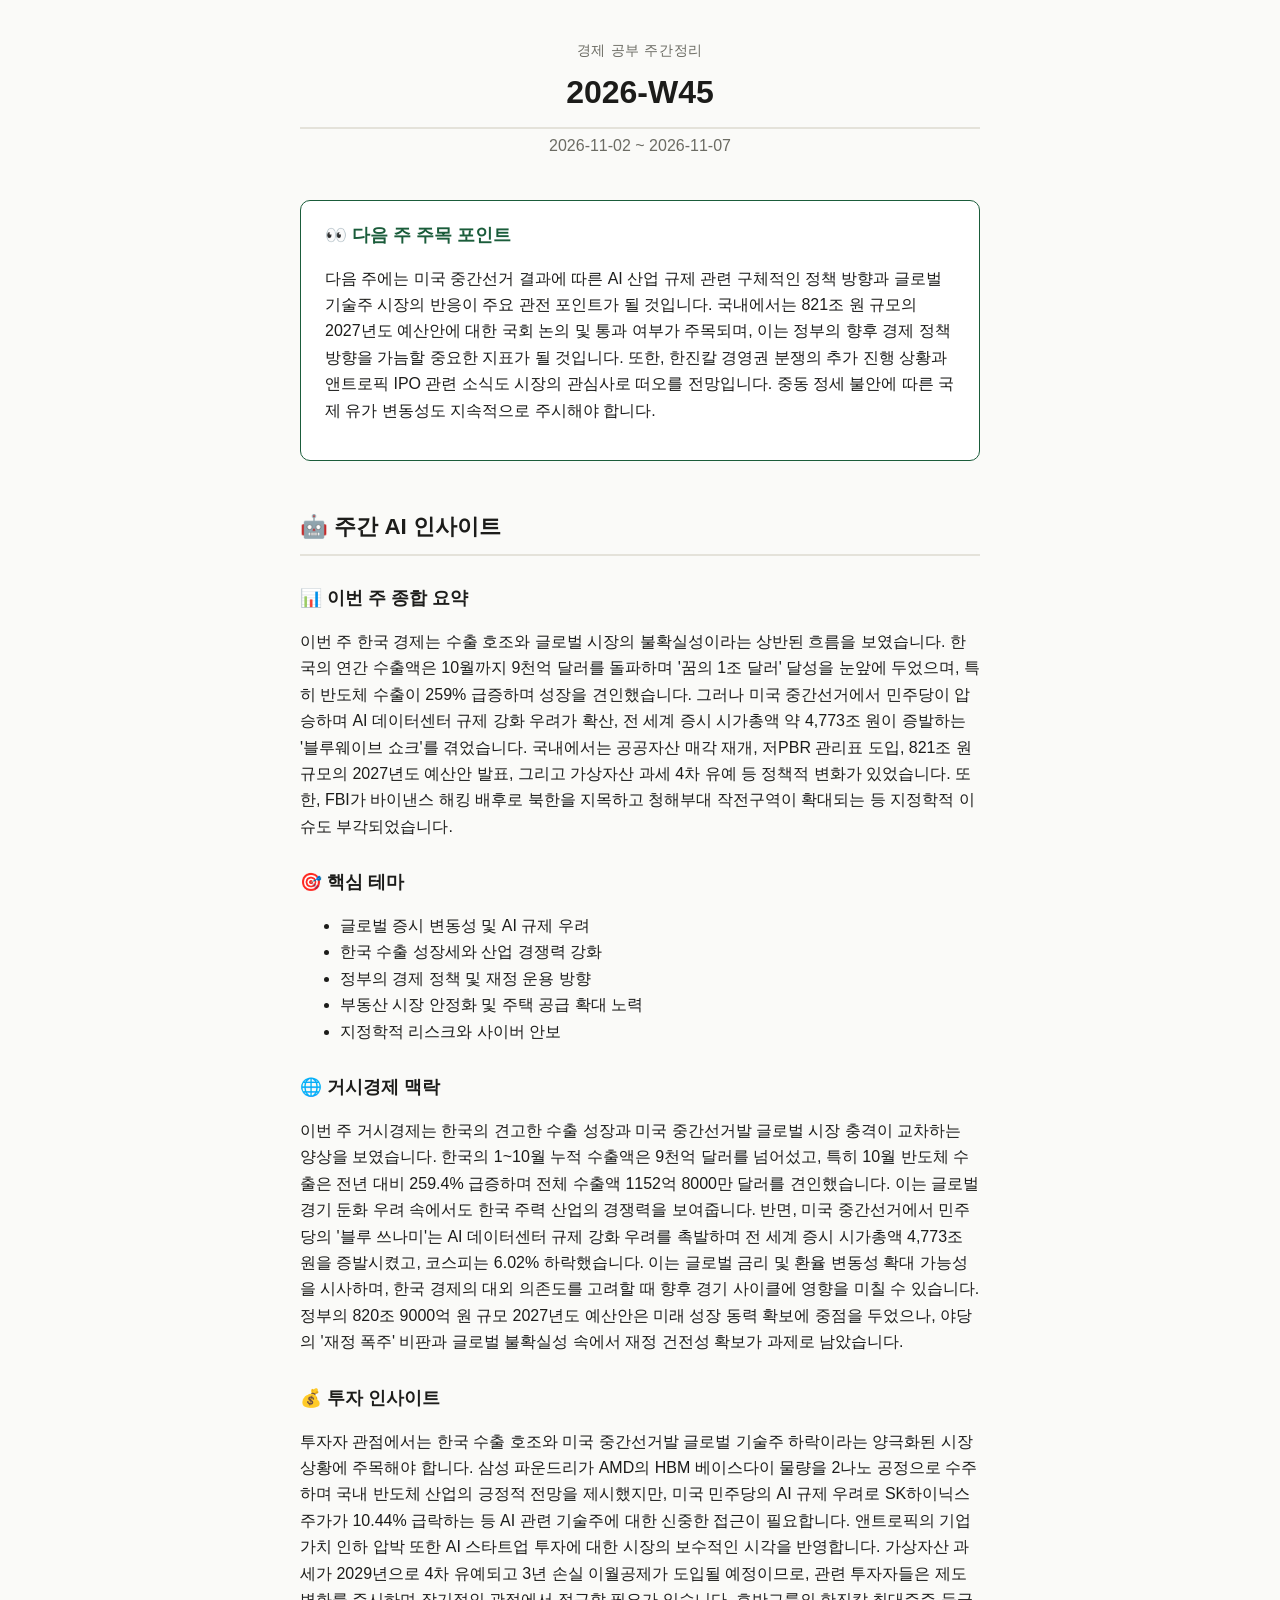
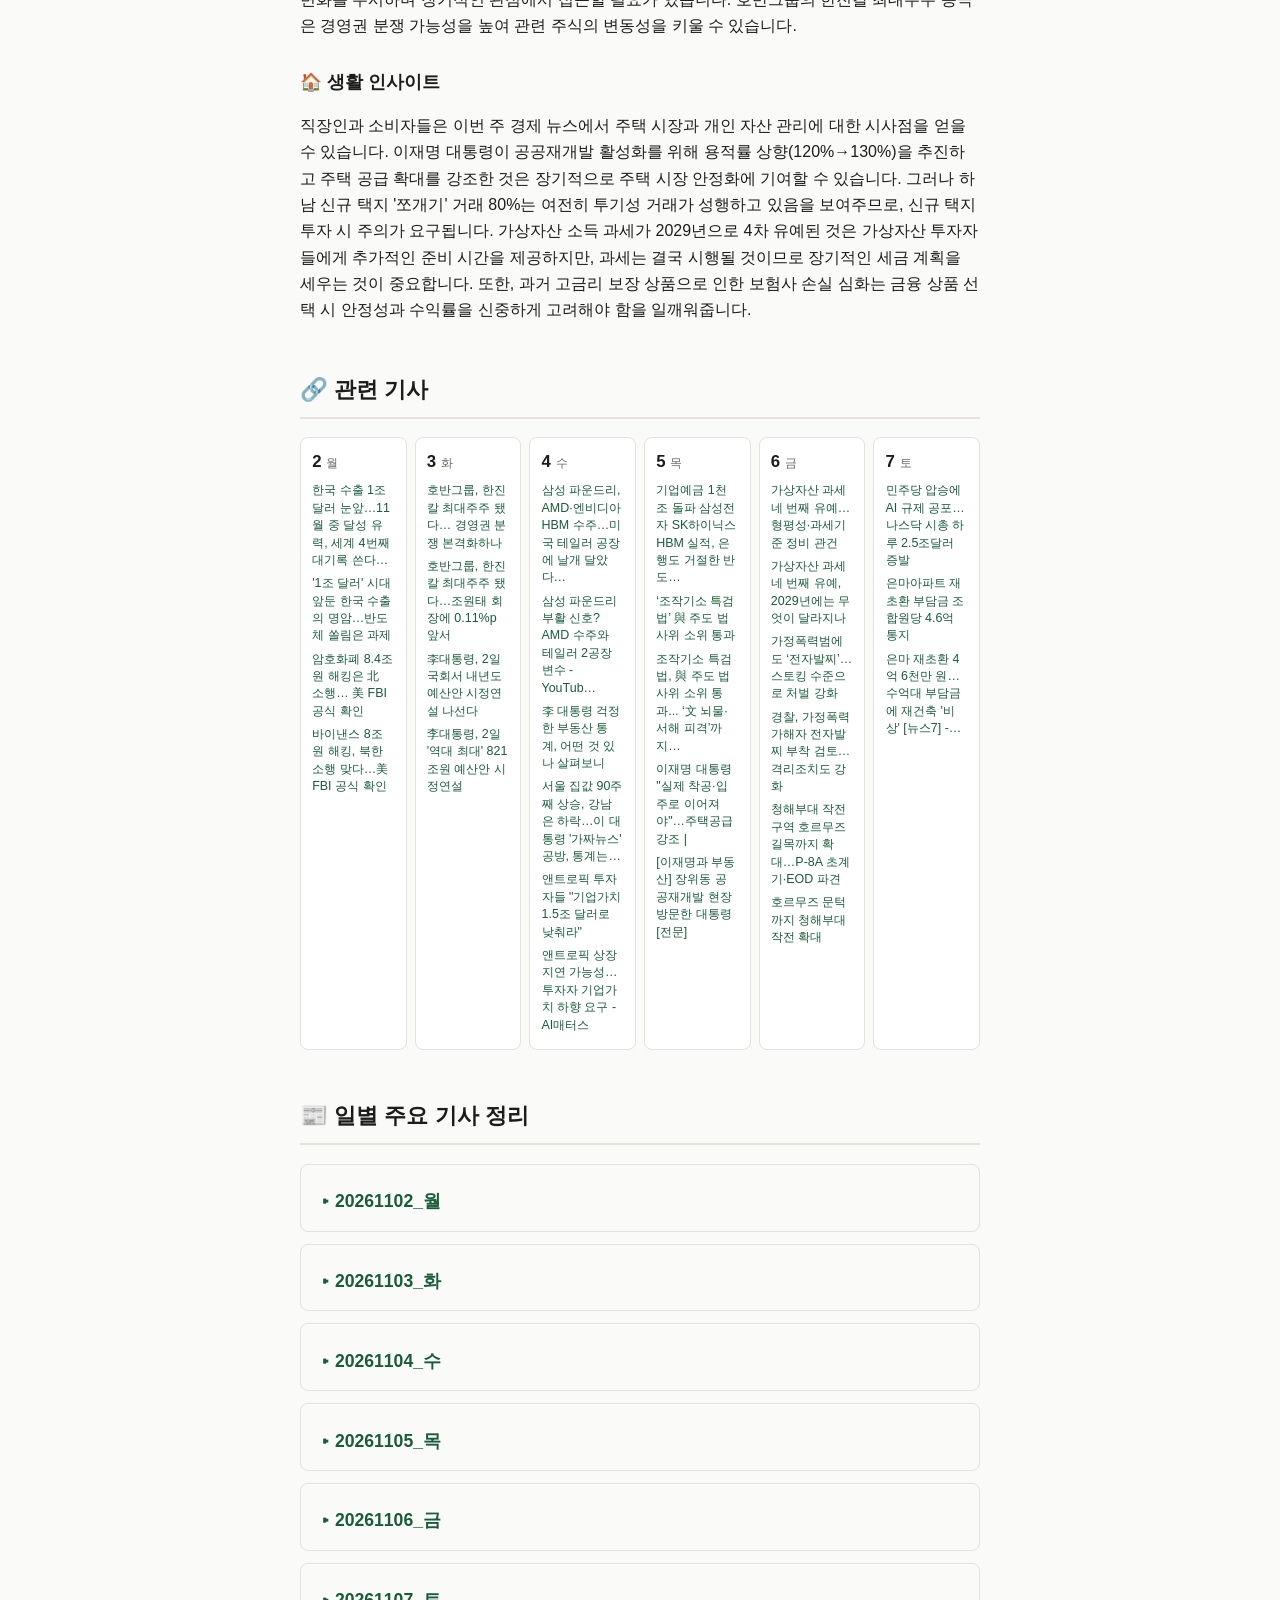
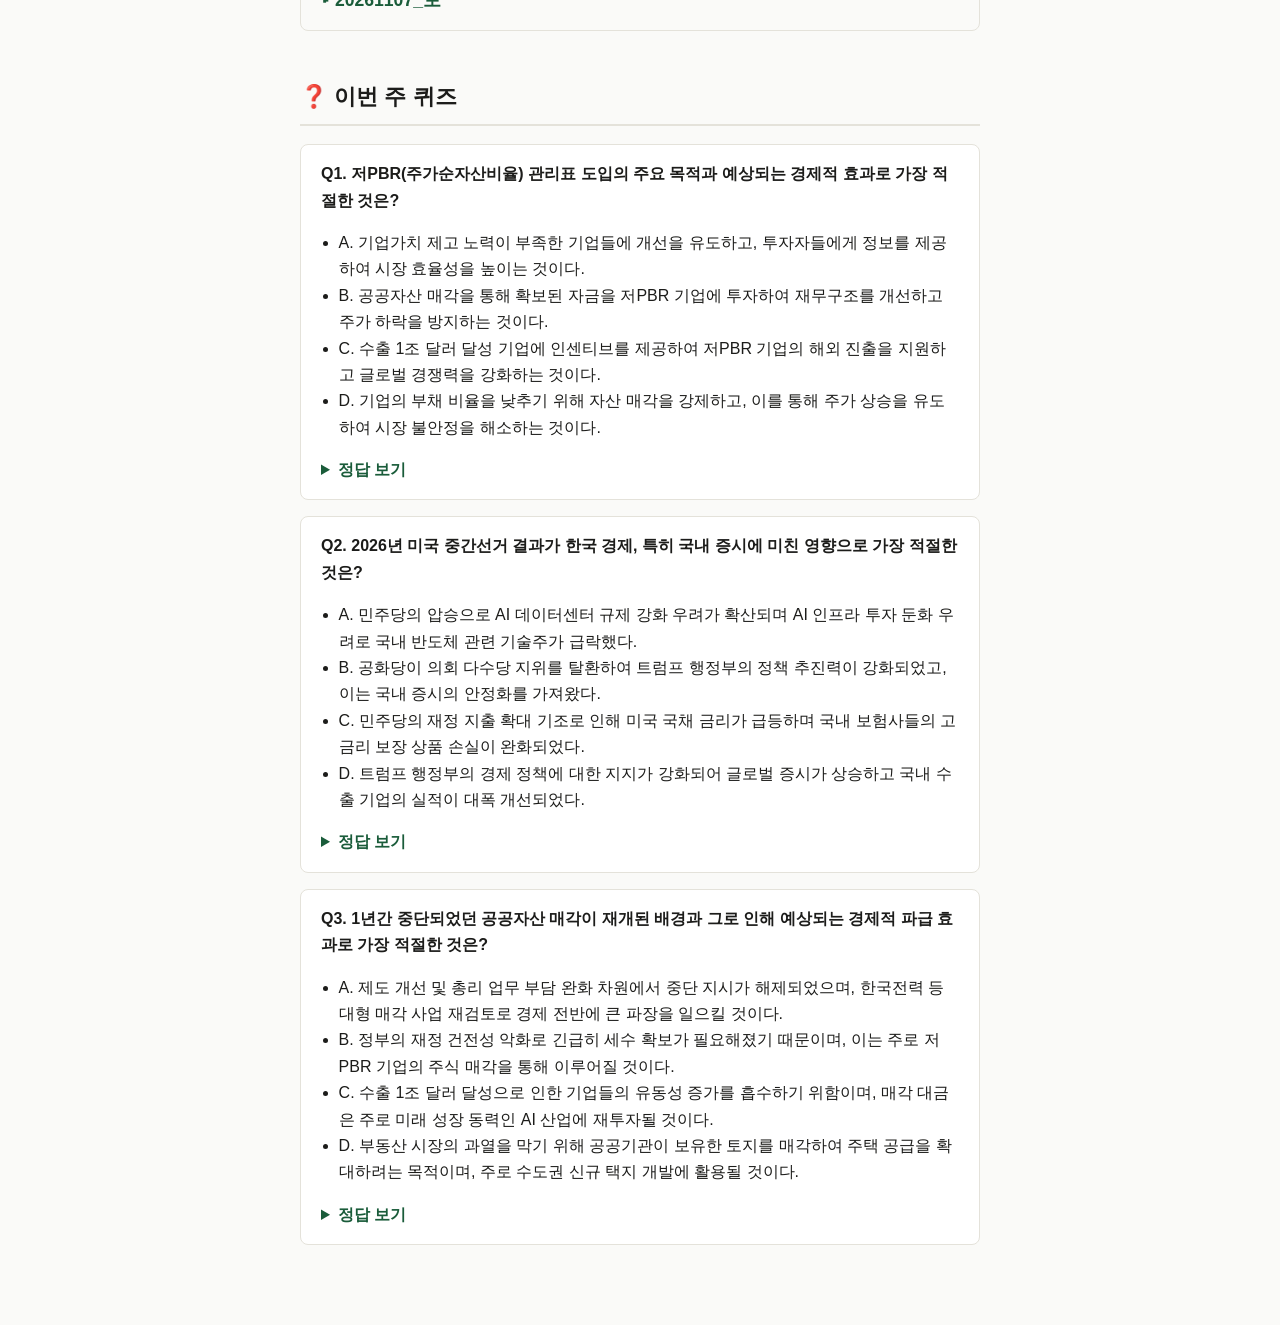
<file: docs/weeks/2026-W45.html>
<!doctype html>
<html lang="ko">
<head>
<meta charset="utf-8">
<meta name="viewport" content="width=device-width, initial-scale=1">
<title>2026-W45 경제 공부 주간정리</title>
<link rel="stylesheet" href="../style.css">
</head>
<body>
  <header>
    <p class="site-name">경제 공부 주간정리</p>
    <h1>2026-W45</h1>
    <p class="period">2026-11-02 ~ 2026-11-07</p>
  </header>

  <section class="next-watch">
    <h2>👀 다음 주 주목 포인트</h2>
    <p>다음 주에는 미국 중간선거 결과에 따른 AI 산업 규제 관련 구체적인 정책 방향과 글로벌 기술주 시장의 반응이 주요 관전 포인트가 될 것입니다. 국내에서는 821조 원 규모의 2027년도 예산안에 대한 국회 논의 및 통과 여부가 주목되며, 이는 정부의 향후 경제 정책 방향을 가늠할 중요한 지표가 될 것입니다. 또한, 한진칼 경영권 분쟁의 추가 진행 상황과 앤트로픽 IPO 관련 소식도 시장의 관심사로 떠오를 전망입니다. 중동 정세 불안에 따른 국제 유가 변동성도 지속적으로 주시해야 합니다.</p>
  </section>

  <section class="insights">
    <h1>🤖 주간 AI 인사이트</h1>
    <h2>📊 이번 주 종합 요약</h2>
    <p>이번 주 한국 경제는 수출 호조와 글로벌 시장의 불확실성이라는 상반된 흐름을 보였습니다. 한국의 연간 수출액은 10월까지 9천억 달러를 돌파하며 '꿈의 1조 달러' 달성을 눈앞에 두었으며, 특히 반도체 수출이 259% 급증하며 성장을 견인했습니다. 그러나 미국 중간선거에서 민주당이 압승하며 AI 데이터센터 규제 강화 우려가 확산, 전 세계 증시 시가총액 약 4,773조 원이 증발하는 '블루웨이브 쇼크'를 겪었습니다. 국내에서는 공공자산 매각 재개, 저PBR 관리표 도입, 821조 원 규모의 2027년도 예산안 발표, 그리고 가상자산 과세 4차 유예 등 정책적 변화가 있었습니다. 또한, FBI가 바이낸스 해킹 배후로 북한을 지목하고 청해부대 작전구역이 확대되는 등 지정학적 이슈도 부각되었습니다.</p>
    <h2>🎯 핵심 테마</h2>
    <ul><li>글로벌 증시 변동성 및 AI 규제 우려</li><li>한국 수출 성장세와 산업 경쟁력 강화</li><li>정부의 경제 정책 및 재정 운용 방향</li><li>부동산 시장 안정화 및 주택 공급 확대 노력</li><li>지정학적 리스크와 사이버 안보</li></ul>
    <h2>🌐 거시경제 맥락</h2>
    <p>이번 주 거시경제는 한국의 견고한 수출 성장과 미국 중간선거발 글로벌 시장 충격이 교차하는 양상을 보였습니다. 한국의 1~10월 누적 수출액은 9천억 달러를 넘어섰고, 특히 10월 반도체 수출은 전년 대비 259.4% 급증하며 전체 수출액 1152억 8000만 달러를 견인했습니다. 이는 글로벌 경기 둔화 우려 속에서도 한국 주력 산업의 경쟁력을 보여줍니다. 반면, 미국 중간선거에서 민주당의 '블루 쓰나미'는 AI 데이터센터 규제 강화 우려를 촉발하며 전 세계 증시 시가총액 4,773조 원을 증발시켰고, 코스피는 6.02% 하락했습니다. 이는 글로벌 금리 및 환율 변동성 확대 가능성을 시사하며, 한국 경제의 대외 의존도를 고려할 때 향후 경기 사이클에 영향을 미칠 수 있습니다. 정부의 820조 9000억 원 규모 2027년도 예산안은 미래 성장 동력 확보에 중점을 두었으나, 야당의 '재정 폭주' 비판과 글로벌 불확실성 속에서 재정 건전성 확보가 과제로 남았습니다.</p>
    <h2>💰 투자 인사이트</h2>
    <p>투자자 관점에서는 한국 수출 호조와 미국 중간선거발 글로벌 기술주 하락이라는 양극화된 시장 상황에 주목해야 합니다. 삼성 파운드리가 AMD의 HBM 베이스다이 물량을 2나노 공정으로 수주하며 국내 반도체 산업의 긍정적 전망을 제시했지만, 미국 민주당의 AI 규제 우려로 SK하이닉스 주가가 10.44% 급락하는 등 AI 관련 기술주에 대한 신중한 접근이 필요합니다. 앤트로픽의 기업가치 인하 압박 또한 AI 스타트업 투자에 대한 시장의 보수적인 시각을 반영합니다. 가상자산 과세가 2029년으로 4차 유예되고 3년 손실 이월공제가 도입될 예정이므로, 관련 투자자들은 제도 변화를 주시하며 장기적인 관점에서 접근할 필요가 있습니다. 호반그룹의 한진칼 최대주주 등극은 경영권 분쟁 가능성을 높여 관련 주식의 변동성을 키울 수 있습니다.</p>
    <h2>🏠 생활 인사이트</h2>
    <p>직장인과 소비자들은 이번 주 경제 뉴스에서 주택 시장과 개인 자산 관리에 대한 시사점을 얻을 수 있습니다. 이재명 대통령이 공공재개발 활성화를 위해 용적률 상향(120%→130%)을 추진하고 주택 공급 확대를 강조한 것은 장기적으로 주택 시장 안정화에 기여할 수 있습니다. 그러나 하남 신규 택지 '쪼개기' 거래 80%는 여전히 투기성 거래가 성행하고 있음을 보여주므로, 신규 택지 투자 시 주의가 요구됩니다. 가상자산 소득 과세가 2029년으로 4차 유예된 것은 가상자산 투자자들에게 추가적인 준비 시간을 제공하지만, 과세는 결국 시행될 것이므로 장기적인 세금 계획을 세우는 것이 중요합니다. 또한, 과거 고금리 보장 상품으로 인한 보험사 손실 심화는 금융 상품 선택 시 안정성과 수익률을 신중하게 고려해야 함을 일깨워줍니다.</p>
  </section>

  
      <section class="link-calendar-section">
        <h1>🔗 관련 기사</h1>
        <div class="link-calendar">
          <div class="link-day">
            <div class="link-day-head">2<span>월</span></div>
            <ul class="link-list"><li><a href="http://www.queen.co.kr/news/articleView.html?idxno=465622" target="_blank" rel="noopener noreferrer">한국 수출 1조 달러 눈앞…11월 중 달성 유력, 세계 4번째 대기록 쓴다…</a></li><li><a href="https://www.polinews.co.kr/news/articleView.html?idxno=747421" target="_blank" rel="noopener noreferrer">'1조 달러' 시대 앞둔 한국 수출의 명암…반도체 쏠림은 과제</a></li><li><a href="https://www.chosun.com/international/us/2026/11/02/WP63SDALYVCHLCA5LCBKUM7OLA/" target="_blank" rel="noopener noreferrer">암호화폐 8.4조원 해킹은 北 소행… 美 FBI 공식 확인</a></li><li><a href="https://www.thescoop.co.kr/news/articleView.html?idxno=312139" target="_blank" rel="noopener noreferrer">바이낸스 8조원 해킹, 북한 소행 맞다…美 FBI 공식 확인</a></li></ul>
          </div>
          <div class="link-day">
            <div class="link-day-head">3<span>화</span></div>
            <ul class="link-list"><li><a href="https://weekly.donga.com/economy/article/all/13/6447916/1" target="_blank" rel="noopener noreferrer">호반그룹, 한진칼 최대주주 됐다… 경영권 분쟁 본격화하나</a></li><li><a href="https://www.hankyung.com/article/2026110465197" target="_blank" rel="noopener noreferrer">호반그룹, 한진칼 최대주주 됐다…조원태 회장에 0.11%p 앞서</a></li><li><a href="https://www.chosun.com/politics/blue_house/2026/11/01/AEAZHH5OA5AKNGYX5F2Q6PN2I4/" target="_blank" rel="noopener noreferrer">李대통령, 2일 국회서 내년도 예산안 시정연설 나선다</a></li><li><a href="https://news.einfomax.co.kr/news/articleView.html?idxno=4442375" target="_blank" rel="noopener noreferrer">李대통령, 2일 '역대 최대' 821조원 예산안 시정연설</a></li></ul>
          </div>
          <div class="link-day">
            <div class="link-day-head">4<span>수</span></div>
            <ul class="link-list"><li><a href="https://apps.3protv.com/news/view/6489" target="_blank" rel="noopener noreferrer">삼성 파운드리, AMD·엔비디아 HBM 수주…미국 테일러 공장에 날개 달았다…</a></li><li><a href="https://www.youtube.com/watch?v=w0tai_MBeJY" target="_blank" rel="noopener noreferrer">삼성 파운드리 부활 신호? AMD 수주와 테일러 2공장 변수 - YouTub…</a></li><li><a href="https://kbthink.com/news-list/view.html?newsId=20261104075321578" target="_blank" rel="noopener noreferrer">李 대통령 걱정한 부동산 통계, 어떤 것 있나 살펴보니</a></li><li><a href="https://www.giprism.com/news/articleView.html?idxno=13025" target="_blank" rel="noopener noreferrer">서울 집값 90주째 상승, 강남은 하락…이 대통령 '가짜뉴스' 공방, 통계는…</a></li><li><a href="https://www.ytn.co.kr/_ln/0104_202611031020186128" target="_blank" rel="noopener noreferrer">앤트로픽 투자자들 "기업가치 1.5조 달러로 낮춰라"</a></li><li><a href="https://aimatters.co.kr/news-report/59466/" target="_blank" rel="noopener noreferrer">앤트로픽 상장 지연 가능성…투자자 기업가치 하향 요구 - AI매터스</a></li></ul>
          </div>
          <div class="link-day">
            <div class="link-day-head">5<span>목</span></div>
            <ul class="link-list"><li><a href="https://richho.co.kr/corporate-deposits-1000-trillion/" target="_blank" rel="noopener noreferrer">기업예금 1천조 돌파 삼성전자 SK하이닉스 HBM 실적, 은행도 거절한 반도…</a></li><li><a href="https://www.lawtimes.co.kr/news/articleView.html?idxno=228867" target="_blank" rel="noopener noreferrer">‘조작기소 특검법’ 與 주도 법사위 소위 통과</a></li><li><a href="https://www.chosun.com/politics/politics_general/2026/11/04/JQTEGYW675C6DOWEZRQ7SXVIWM/" target="_blank" rel="noopener noreferrer">조작기소 특검법, 與 주도 법사위 소위 통과... ‘文 뇌물·서해 피격’까지…</a></li><li><a href="http://www.swnews.kr/news/articleViewAmp.html?idxno=92676" target="_blank" rel="noopener noreferrer">이재명 대통령 "실제 착공·입주로 이어져야"…주택공급 강조 |</a></li><li><a href="https://www.dailybrief.co.kr/news/articleView.html?idxno=7207" target="_blank" rel="noopener noreferrer">[이재명과 부동산] 장위동 공공재개발 현장 방문한 대통령 [전문]</a></li></ul>
          </div>
          <div class="link-day">
            <div class="link-day-head">6<span>금</span></div>
            <ul class="link-list"><li><a href="https://www.newstomato.com/ReadNews.aspx?no=1319549" target="_blank" rel="noopener noreferrer">가상자산 과세 네 번째 유예…형평성·과세기준 정비 관건</a></li><li><a href="https://reforminst.org/reports/issue-2026-11-06-crypto-tax-deferral" target="_blank" rel="noopener noreferrer">가상자산 과세 네 번째 유예, 2029년에는 무엇이 달라지나</a></li><li><a href="https://www.seoul.co.kr/news/society/2026/10/16/20261016008009" target="_blank" rel="noopener noreferrer">가정폭력범에도 ‘전자발찌’… 스토킹 수준으로 처벌 강화</a></li><li><a href="https://mobile.newsis.com/view/NISX20261015_0003828023" target="_blank" rel="noopener noreferrer">경찰, 가정폭력 가해자 전자발찌 부착 검토…격리조치도 강화</a></li><li><a href="https://www.jnilbo.com/news/articleView.html?idxno=90000079801" target="_blank" rel="noopener noreferrer">청해부대 작전구역 호르무즈 길목까지 확대…P-8A 초계기·EOD 파견</a></li><li><a href="https://www.chosun.com/politics/diplomacy-defense/2026/11/06/DYKEO36EMBA3TH7FZ5VDVWQHEM/" target="_blank" rel="noopener noreferrer">호르무즈 문턱까지 청해부대 작전 확대</a></li></ul>
          </div>
          <div class="link-day">
            <div class="link-day-head">7<span>토</span></div>
            <ul class="link-list"><li><a href="https://www.ebn.co.kr/news/articleView.html?idxno=1730806" target="_blank" rel="noopener noreferrer">민주당 압승에 AI 규제 공포…나스닥 시총 하루 2.5조달러 증발</a></li><li><a href="https://www.donga.com/news/Economy/article/all/20261106/134982238/2" target="_blank" rel="noopener noreferrer">은마아파트 재초환 부담금 조합원당 4.6억 통지</a></li><li><a href="https://www.youtube.com/watch?v=Cz-Ezwzisj8" target="_blank" rel="noopener noreferrer">은마 재초환 4억 6천만 원…수억대 부담금에 재건축 '비상' [뉴스7] -…</a></li></ul>
          </div></div>
      </section>

  <section class="daily">
    <h1>📰 일별 주요 기사 정리</h1>
    
      <details class="day">
        <summary>20261102_월</summary>
        
        <article class="story">
          <h3>▶ 공공자산 매각 재개 <span class="story-type"></span></h3>
          <p><strong>무슨 일</strong> 1년간 중단되었던 공공자산 매각이 다시 시작되었습니다.</p>
          <p><strong>배경/논의 내용</strong> 작년 11월에 내려졌던 자산 매각 중단 지시가 최근 제도 개선 및 총리 업무 부담 완화 차원에서 전격적으로 해제되었기 때문입니다.</p>
          <p><strong>효과/시사점</strong> 한국전력(KEPCO)과 해양 발전사업 등 약 200조 원 규모의 대형 매각 사업들이 재검토될 예정이며, 이는 경제 전반에 큰 파장을 일으킬 것으로 예상됩니다.</p>
        </article>
        <article class="story">
          <h3>▶ 수출 1조 달러 임박 <span class="story-type"></span></h3>
          <p><strong>무슨 일</strong> 한국의 연간 수출액이 '꿈의 1조 달러' 달성을 눈앞에 두고 있습니다.</p>
          <p><strong>배경/논의 내용</strong> 누적 수출액이 9천억 달러를 돌파했으며, 특히 반도체 수출이 지난 10월 전년 대비 259% 급증하는 등 주요 품목의 수출 호조가 배경입니다.</p>
          <p><strong>효과/시사점</strong> 미국, 중국, 독일에 이어 한국이 세계에서 4번째로 연간 수출 1조 달러를 달성하는 국가가 될 것이 확실시되며, 이는 한국 경제의 위상을 높이는 계기가 될 것입니다.</p>
        </article>
        <article class="story">
          <h3>▶ 저PBR 관리표 도입 <span class="story-type"></span></h3>
          <p><strong>무슨 일</strong> 시가총액 1조 원 이상의 대기업을 포함한 151개 기업이 저PBR(주가순자산비율) '관리표'에 포함되었습니다.</p>
          <p><strong>배경/논의 내용</strong> 기업가치 제고 노력이 부족한 기업들에 대해 전반적인 개선 노력을 강화하도록 유도하기 위한 정책적 포석입니다.</p>
          <p><strong>효과/시사점</strong> 거래소는 해당 기업들의 명단을 연 2회 공개하고, 공시 트레이딩 시스템에서도 이들 기업에 '태그'를 부여하여 투자자들에게 정보를 제공할 예정입니다.</p>
        </article>
        <article class="story">
          <h3>▶ FBI, 바이낸스 해킹 북한 소행 지목 <span class="story-type"></span></h3>
          <p><strong>무슨 일</strong> 미국 연방수사국(FBI)이 암호화폐 거래소 바이낸스 해킹의 배후로 북한을 지목했습니다.</p>
          <p><strong>배경/논의 내용</strong> 북한의 해킹 조직 '트레이더트레이터'가 탈취한 자산을 주로 이더리움으로 전환하는 정황이 포착되었기 때문입니다.</p>
          <p><strong>효과/시사점</strong> 도널드 트럼프 대통령이 북한과의 직접 논의를 시사하는 발언을 하면서, 향후 북미 관계 및 국제 사이버 안보 논의에 영향을 미칠 가능성이 있습니다.</p>
        </article>
        <div class="terms"><h4>📖 용어 정리</h4><ul><li><strong>PBR</strong> — 주가순자산비율(Price Book-value Ratio)의 약자로, 주가를 주당순자산(BPS)으로 나눈 값입니다. 기업의 순자산 대비 주가가 얼마나 평가받고 있는지를 나타내는 지표로, PBR이 낮으면 기업의 가치가 저평가되어 있다고 해석될 수 있습니다.</li></ul></div>
      </details>
      <details class="day">
        <summary>20261103_화</summary>
        
        <article class="story">
          <h3>▶ 하남 신규 택지 '쪼개기' 거래 80% <span class="story-type"></span></h3>
          <p><strong>무슨 일</strong> 정부가 수도권 신규 택지 후보지를 발표하기 전부터 경기 하남시 미사동 등 개발제한구역(그린벨트)에서 투기성 '지분 쪼개기' 의심 거래가 잇따랐습니다. 특히 하남 미사동의 그린벨트 내 전답과 임야 거래 중 올해 1월부터 10월까지 지분거래 비중이 80%에 달했습니다.</p>
          <p><strong>배경/논의 내용</strong> 서울과 가까운 경기 지역 그린벨트에 대한 개발 기대감이 커지면서 토지 일부 지분만 사고파는 투기성 거래가 높은 비중을 차지했습니다. 국토교통부는 2026년 10월 29일 김포, 구리, 하남 등 수도권 6곳에 총 7만 6700가구 규모의 신규 공공택지 조성 계획을 발표했습니다.</p>
          <p><strong>효과/시사점</strong> 국토교통부는 신규 택지 발표 전후의 투기성 거래를 파악하기 위해 최근 3년간 해당 지역 토지거래 2917건 중 654건을 이상거래 조사 대상으로 선별하여 조사에 나섰습니다. 이는 주택 공급 확대 시마다 개발 후보지를 중심으로 투기 논란이 반복되는 양상을 보여줍니다.</p>
        </article>
        <article class="story">
          <h3>▶ 호반그룹, 한진칼 최대주주 등극 <span class="story-type"></span></h3>
          <p><strong>무슨 일</strong> 호반그룹이 한진그룹 지주사인 한진칼의 지분 20.69%를 확보하며 조원태 한진그룹 회장 측(20.58%)을 제치고 최대주주에 올랐습니다.</p>
          <p><strong>배경/논의 내용</strong> 호반그룹은 2022년 사모펀드 KCGI로부터 한진칼 지분을 인수한 이후 계열사들을 통해 장내에서 지분을 꾸준히 추가 매입하여 조원태 회장 측의 합산 지분율을 넘어섰습니다.</p>
          <p><strong>효과/시사점</strong> 호반그룹은 공정거래법상 상장사 지분 15% 이상 보유 상태에서 추가 취득으로 최다출자자가 되면 기업결합을 신고해야 하는 규정에 따라 공정거래위원회에 기업결합을 신고했습니다. 그러나 조원태 회장 측도 2026년 12월 초까지 32만 5000주(0.48%)를 추가 매입할 계획을 밝혀, 최대주주 지위가 다시 바뀔 가능성이 있어 경영권 분쟁이 심화될 전망입니다.</p>
        </article>
        <article class="story">
          <h3>▶ 이재명 대통령, 821조 미래선점 예산 발표 <span class="story-type"></span></h3>
          <p><strong>무슨 일</strong> 이재명 대통령은 2026년 11월 2일 국회 시정연설에서 2027년도 예산안을 총 820조 9000억 원 규모로 발표하며, 이를 '역대 최대 규모의 미래선점 예산'이자 '국민 성장 확산 예산'이라고 강조했습니다. 이는 전년 대비 12.8% 증가한 수치입니다.</p>
          <p><strong>배경/논의 내용</strong> 이 대통령은 사회적 격차를 줄이고 성장을 확산하기 위해 인공지능(AI)·반도체 등 미래 성장동력에 21조 3000억 원, 연구개발(R&amp;D)에 39조 5000억 원을 투자하는 등 '모두의 성장'을 위한 청사진을 제시했습니다.</p>
          <p><strong>효과/시사점</strong> 야당은 이 예산안을 '무모한 재정 폭주'로 규정하며 저지하겠다고 밝혔습니다. 또한, 160조 원 규모의 미래대응기금을 신설하여 잠재성장률 반등을 뒷받침하고 세수 변동에 대응하는 재정 안정 장치로 활용할 계획입니다.</p>
        </article>
        <article class="story">
          <h3>▶ 美 중간선거, 민주당 우세 여론조사 <span class="story-type"></span></h3>
          <p><strong>무슨 일</strong> 2026년 11월 3일 치러진 미국 중간선거를 앞두고 발표된 마지막 여론조사에서 민주당이 전국 단위 선호도에서 공화당보다 우세한 것으로 나타났습니다. 로이터·입소스 조사(10월 22~26일)에서는 민주당 후보 지지율이 53%, 공화당은 44%를 기록했습니다.</p>
          <p><strong>배경/논의 내용</strong> 높은 물가, 이란 전쟁에 대한 피로감, 그리고 트럼프 행정부의 경제 정책에 대한 불만이 주요 쟁점으로 부상하며 민주당에 대한 지지율 상승으로 이어졌습니다.</p>
          <p><strong>효과/시사점</strong> 민주당은 하원 다수당 지위를 탈환했으며, 상원에서도 최소 51석을 확보할 것으로 전망되어 상원 장악에 성공했습니다. 이 결과는 트럼프 행정부의 '데드덕(Dead Duck)' 상황을 초래하고, 향후 미국의 경제 정책, 예산, 세금 관련 법률에 큰 영향을 미칠 것으로 예상됩니다.</p>
        </article>
        <div class="terms"><h4>📖 용어 정리</h4><ul><li><strong>쪼개기</strong> — 토지 전체를 단독으로 소유하는 대신 여러 사람이 일정한 비율로 소유권을 나눠 갖는 방식을 의미합니다. 주로 개발 기대감이 있는 지역에서 투기 목적으로 활용됩니다.</li></ul></div>
      </details>
      <details class="day">
        <summary>20261104_수</summary>
        
        <article class="story">
          <h3>▶ 삼성 파운드리, AMD 수주로 부활 <span class="story-type"></span></h3>
          <p><strong>무슨 일</strong> 삼성전자 파운드리 사업부가 AMD의 차세대 제품 물량을 수주하며 부활의 신호탄을 쏘아 올렸다. 미국 텍사스주 테일러 2공장에서 AMD와 엔비디아에 공급할 고대역폭메모리(HBM)용 베이스다이를 2나노 공정으로 생산할 예정이다.</p>
          <p><strong>배경/논의 내용</strong> 삼성전자는 첨단 공정 기술력과 가격 경쟁력을 앞세워 AMD와의 파운드리 공급 계약을 체결했으며, 이는 3나노 이하 최첨단 공정에서 거둔 값진 성과로 글로벌 빅테크 고객사의 신뢰를 다시 확보했다. 또한, 2026년 11월 착공하는 테일러 2공장은 기존 1공장보다 1.5배 큰 25만㎡ 규모로, HBM 베이스다이 생산에 특화될 예정이다.</p>
          <p><strong>효과/시사점</strong> 테일러 2공장은 2029년 2월부터 설비 반입을 시작하여 2030년 양산에 돌입할 예정이며, 이는 삼성 파운드리 부문의 실적 개선 및 추가적인 대형 고객사 유치에 가속도를 붙일 것으로 기대된다. 또한, 엔비디아의 맞춤형 HBM 기술인 NVHBM의 등장으로 HBM 시장 내 경쟁 구도가 심화될 전망이다.</p>
        </article>
        <article class="story">
          <h3>▶ 이재명 대통령, 부동산 통계 지적 <span class="story-type"></span></h3>
          <p><strong>무슨 일</strong> 이재명 대통령이 2026년 11월 3일 국무회의에서 서울 주요 지역 아파트 실거래가가 “놀라울 정도로 떨어지고 있다”며 정확한 부동산 통계 전달을 주문했다.</p>
          <p><strong>배경/논의 내용</strong> 대통령은 강남 3구(강남, 서초, 송파) 등 특정 지역의 아파트 가격 하락과 매물 증가 현상을 언급하며, 정부의 부동산 통계가 이러한 시장 상황을 정확히 반영하지 못하고 일부 상승 지역 위주로 보도되는 것에 대한 우려를 표명했다.</p>
          <p><strong>효과/시사점</strong> 대통령의 발언은 부동산 시장의 정확한 정보 제공과 정부의 역할에 대한 사회적 논의를 촉발시켰다. 야당은 대통령이 강남 3구만 '주요 지역'으로 보는 인식이 잘못되었으며, 서울 전체 아파트값은 90주 연속 상승하고 있다고 비판하며 부동산 정책 방향에 대한 논쟁이 심화되었다.</p>
        </article>
        <article class="story">
          <h3>▶ 앤트로픽, 상장 앞두고 기업가치 인하 압박 <span class="story-type"></span></h3>
          <p><strong>무슨 일</strong> 2026년 11월 미국 증시 상장을 추진 중인 인공지능 기업 앤트로픽이 월가로부터 기업가치 인하 압박에 직면했다.</p>
          <p><strong>배경/논의 내용</strong> 월가에서는 한때 2조 달러까지 거론되던 앤트로픽의 기업가치를 최대 25% 낮추라는 요구가 나오고 있으며, 이는 AI 기업들이 막대한 투자비를 회수할 수 있을지에 대한 시장의 불안감이 커지고 있기 때문이다.</p>
          <p><strong>효과/시사점</strong> 앤트로픽의 기업가치 인하 압박은 미국 기술주에 이어 국내 증시까지 흔들리게 하며 AI 관련 기술주 전반에 대한 투자 심리를 위축시키고 있다.</p>
        </article>
        <article class="story">
          <h3>▶ 고금리 보장 상품, 보험사 손실 심화 <span class="story-type"></span></h3>
          <p><strong>무슨 일</strong> 과거 고금리를 앞세워 판매했던 유배당보험 상품들이 현재 보험업계에 수조 원대의 손실로 돌아오며 발목을 잡고 있다.</p>
          <p><strong>배경/논의 내용</strong> 과거 시중금리가 5% 이상이던 시절, 보험사들은 1~2%를 더 주는 7%대 고금리 보장 상품을 판매했다. 그러나 그간 운용수익률이 연간 3~4%에 그치면서 약속된 고금리를 지급하기 위한 역마진이 누적되어 손실이 심화되고 있다.</p>
          <p><strong>효과/시사점</strong> 국내 대형 생보사 3곳(삼성·한화·교보생명)의 유배당보험 손실요소는 2025년 말 기준 1조6729억원으로 2024년 말 대비 31.5% 증가했으며, 2026년에는 손실이 더욱 커질 것으로 전망된다. 이는 보험사의 재무 건전성에 지속적인 부담으로 작용할 것이다.</p>
        </article>
        <div class="terms"><h4>📖 용어 정리</h4><ul><li><strong>HBM 베이스다이</strong> — 고대역폭메모리(HBM) 스택의 가장 아래에 위치하는 반도체로, 위에 쌓인 D램 칩과 GPU 사이에서 데이터 전달을 중계하며 HBM의 성능과 전력 효율을 좌우하는 핵심 부품이다. HBM4부터는 고객 맞춤형 로직 기능을 포함할 수 있게 되었다.</li><li><strong>NVHBM</strong> — 엔비디아가 자사의 차세대 GPU 및 AI 가속기에 맞춰 주요 메모리 파트너들과 함께 설계 및 검증한 맞춤형 HBM 기술이다. 기존 HBM과 달리 메모리 컨트롤러를 AI 가속기 다이에서 HBM의 베이스 다이로 옮겨 대역폭과 전력 효율을 최적화한다.</li><li><strong>강남 3구</strong> — 서울특별시의 강남구, 서초구, 송파구를 이르는 말로, 대한민국에서 높은 집값과 부유한 부촌의 상징으로 꼽히며 부동산 관련 보도에서 자주 사용되는 용어이다.</li><li><strong>유배당보험</strong> — 보험사가 고객이 낸 보험료를 운용하여 얻은 수익의 일부를 가입자에게 배당금 형태로 돌려주는 보험 상품이다. 과거 고금리 시절 인기를 끌었으나, 현재는 배당 불확실성 및 보험료 부담으로 인해 판매 비중이 크게 줄었다.</li></ul></div>
      </details>
      <details class="day">
        <summary>20261105_목</summary>
        
        <article class="story">
          <h3>▶ 기업예금 1천조 돌파 <span class="story-type"></span></h3>
          <p><strong>무슨 일</strong> 국내 5대 은행의 기업예금(요구불예금 포함)이 10월 말 기준 1093조원을 기록하며 사상 처음으로 1천조원을 돌파했습니다. 이는 올해 들어서만 103조5000억원이 증가한 수치입니다.</p>
          <p><strong>배경/논의 내용</strong> 반도체 등 주력산업의 수출 호조로 삼성전자와 SK하이닉스 등 주요 기업들의 실적이 대폭 개선되면서, 기업들이 은행에 맡기는 여유 자금이 크게 늘어난 것이 주된 배경입니다. 삼성전자와 SK하이닉스의 내년(2027년) 영업이익은 합산 1000조원을 넘어설 것으로 추정됩니다.</p>
          <p><strong>효과/시사점</strong> 기업 자금의 급증으로 일부 은행은 대규모 예금을 거절하기도 했으며, 채권시장에서는 삼성전자와 SK하이닉스의 투자 결정에 따라 자금 흐름이 크게 좌우되는 현상이 심화되고 있습니다.</p>
        </article>
        <article class="story">
          <h3>▶ '조작기소 특검법' 법사위 소위 통과 <span class="story-type"></span></h3>
          <p><strong>무슨 일</strong> 더불어민주당이 주도한 '윤석열 정권 검찰청, 국가정보원, 감사원 등의 조작수사·조작기소 등 의혹의 진상 규명을 위한 특별검사 임명 등에 관한 법률안', 일명 '조작기소 특검법'이 2026년 11월 4일 국회 법제사법위원회 법안심사1소위원회를 통과했습니다.</p>
          <p><strong>배경/논의 내용</strong> 더불어민주당은 윤석열 정부 출범 후 검찰 등이 당시 야당과 정적에 대한 표적 수사를 통해 조작수사와 조작기소를 자행했다는 의혹을 규명하기 위해 이 법안을 추진했습니다. 당초 이재명 대통령 관련 사건 8건이 포함되었으나, 수정안에서는 이를 통합하고 서해 공무원 피격 사건 등을 추가했습니다.</p>
          <p><strong>효과/시사점</strong> 이 법안이 11월 6일 국회 본회의에서 최종 통과되면 이재명 정부 출범 후 7번째 특검이 됩니다. 특검의 공소취소권 조항은 삭제되었지만, 법사위 전문위원은 형사소송법 준용 규정에 따라 특검에 공소취소 권한이 인정될 여지가 남아있다고 지적했습니다.</p>
        </article>
        <article class="story">
          <h3>▶ 美 중간선거 '블루쓰나미' <span class="story-type"></span></h3>
          <p><strong>무슨 일</strong> 2026년 11월 3일(현지시간) 치러진 미국 중간선거에서 야당인 민주당이 상원에서 54석을 확보하고 하원까지 탈환하며 '블루쓰나미'로 불리는 역사적인 압승을 거두었습니다.</p>
          <p><strong>배경/논의 내용</strong> 이번 선거는 트럼프 2기 행정부에 대한 중간평가 성격이 강했으며, 고물가와 미국-이란 전쟁 등으로 인한 고유가에 대한 미국 민심의 이반이 민주당 압승의 주요 원인으로 분석됩니다.</p>
          <p><strong>효과/시사점</strong> 민주당의 압승으로 트럼프 행정부는 의회 권력을 상실하며 레임덕을 넘어선 '데드덕' 상태에 놓이게 되었습니다. 트럼프 대통령은 선거 결과를 수용한다고 밝혔으나, 자신의 국정 운영 책임은 인정하지 않는 태도를 보였습니다. 또한, '블루웨이브 쇼크'로 세계 증시 시가총액이 하루 만에 4773조원 증발하는 등 금융시장에 큰 영향을 미쳤습니다.</p>
        </article>
        <article class="story">
          <h3>▶ 이재명 대통령, 장위 뉴타운서 공공재개발 강조 <span class="story-type"></span></h3>
          <p><strong>무슨 일</strong> 이재명 대통령이 2026년 11월 4일 서울 성북구 장위뉴타운 공공재개발 현장을 방문하여 공공재개발 방식의 유효성을 강조하고 주택 공급 확대를 주문했습니다.</p>
          <p><strong>배경/논의 내용</strong> 이 대통령은 공공재개발이 민간 재개발에 비해 부정부패 우려가 적고, 정부의 인센티브 제공으로 사업 진행 속도와 사업성 측면에서 크게 도움이 될 것이라고 언급했습니다. 특히 민간 재개발은 조합 갈등 등으로 사업이 18년째 지연되는 사례가 있다고 지적했습니다.</p>
          <p><strong>효과/시사점</strong> 이 대통령은 공공재개발 사업 촉진을 위해 용적률을 법적 상한의 130%(현행 120%)까지 상향하는 내용을 담은 도시 및 주거환경정비법(도정법) 개정안의 조속한 국회 통과를 촉구하며, 임광현 대통령비서실장에게 당 쪽에 신속 통과를 당부했습니다.</p>
        </article>
        
      </details>
      <details class="day">
        <summary>20261106_금</summary>
        
        <article class="story">
          <h3>▶ 美 중간선거發 '블루 쇼크' <span class="story-type"></span></h3>
          <p><strong>무슨 일</strong> 2026년 11월 3일 미국 중간선거에서 민주당이 상·하원을 모두 장악하는 '블루 쓰나미'를 기록하며, AI 데이터센터 규제 강화 우려가 확산되어 국내 증시와 반도체주가 급락한 사건입니다.</p>
          <p><strong>배경/논의 내용</strong> 민주당이 중간선거에서 압승하며 AI 데이터센터의 전력 소비 및 환경 문제에 대한 규제 강화 가능성이 부각되었고, 이는 AI 인프라 투자 둔화 우려로 이어져 글로벌 반도체 시장에 불확실성을 증폭시켰습니다.</p>
          <p><strong>효과/시사점</strong> 11월 6일 코스피는 6.02% 하락한 5059.69, 코스닥은 5.03% 하락한 644.27로 마감했으며, 삼성전자 주가는 6.35%, SK하이닉스는 10.44% 급락했습니다. 외국인 투자자들은 지난 한 주간 삼성전자와 SK하이닉스에서 약 7조 6000억원을 순매도했습니다.</p>
        </article>
        <article class="story">
          <h3>▶ 가상자산 과세, 2029년으로 4번째 유예 <span class="story-type"></span></h3>
          <p><strong>무슨 일</strong> 정부가 2027년 1월 시행 예정이던 가상자산 소득 과세를 2029년으로 2년 더 유예하는 방안을 추진한다고 11월 5일 발표했습니다. 이는 2020년 법적 근거 마련 이후 네 번째 유예입니다.</p>
          <p><strong>배경/논의 내용</strong> 국내 시장이 해외에 비해 상대적으로 불이익을 받을 수 있다는 우려와 디지털자산법 제정 등 과세제도 정비에 시간이 필요하며, 특히 미국과의 가상자산 정보 교환이 2029년부터 이뤄질 예정인 점이 주요 배경입니다.</p>
          <p><strong>효과/시사점</strong> 가상자산 투자 손실에 대한 3년 이월공제 도입이 추진되며, 디지털자산법 제정에도 속도가 붙을 전망입니다. 또한, 과세 전 보유 가상자산의 의제취득가액 기준일이 2028년 12월 31일로 변경될 예정입니다.</p>
        </article>
        <article class="story">
          <h3>▶ 스토킹 처벌 강화, 전자발찌 추진 <span class="story-type"></span></h3>
          <p><strong>무슨 일</strong> 정부가 스토킹 범죄에 대한 처벌을 강화하고 피해자 보호를 위한 조치를 추진합니다. 특히 가정폭력 및 아동학대 관련 스토킹 범죄자에게 전자발찌 부착을 추진하고, 피해자 1km 이내 접근을 막는 방안을 검토 중입니다.</p>
          <p><strong>배경/논의 내용</strong> 스토킹 범죄의 심각성과 재범 위험성을 고려하여 피해자의 주거 및 이동 경로를 보호하고, 가장 폭력적인 이동학대 유형에 대한 강력한 제재 필요성이 대두되었기 때문입니다.</p>
          <p><strong>효과/시사점</strong> 스토킹 가해자의 주거·이동경로 제한 이탈 시 형사처벌이 가능해지며, 전자발찌 부착을 통해 피해자에게 1km 이내 접근을 원천적으로 차단하여 실질적인 보호를 강화할 것으로 기대됩니다.</p>
        </article>
        <article class="story">
          <h3>▶ 청해부대, 호르무즈 인근 작전구역 2배 확대 <span class="story-type"></span></h3>
          <p><strong>무슨 일</strong> 정부가 소말리아 아덴만에서 활동 중인 청해부대의 작전구역을 오만 남방 외해까지 2배 확대하고, P-8A 해상초계기 등 추가 전력을 파견하기로 11월 5일 발표했습니다.</p>
          <p><strong>배경/논의 내용</strong> 2026년 해적 활동이 2025년 11건에서 36건으로 3배 이상 급증하여 대응력 강화가 시급하며, 미국의 파병 요구에 대한 첫 조치로 향후 호르무즈 해협 기뢰 제거 작전 참여 가능성도 염두에 둔 것입니다.</p>
          <p><strong>효과/시사점</strong> 청해부대 작전 범위가 기존 600해리에서 1200해리로 2배 늘어나 호르무즈 해협에서 약 650km 떨어진 해역까지 포함되며, 파견 인원도 75명 증원된 395명으로 확대됩니다. 이는 '우회 파병' 논란을 야기하고 이란 언론의 경계를 불러일으키고 있습니다.</p>
        </article>
        
      </details>
      <details class="day">
        <summary>20261107_토</summary>
        
        <article class="story">
          <h3>▶ 美 민주, AI 규제 압박에 증시 패닉셀 <span class="story-type"></span></h3>
          <p><strong>무슨 일</strong> 미국 중간선거에서 민주당이 압승하며 인공지능(AI) 산업 규제 강화 우려가 확산, 전 세계 증시가 급락하는 '블루웨이브 쇼크'를 겪었습니다.</p>
          <p><strong>배경/논의 내용</strong> 민주당 인사들이 데이터센터 신규 개발 중단을 촉구하며 AI 인프라 투자에 대한 정치적 압력이 커졌기 때문입니다.</p>
          <p><strong>효과/시사점</strong> 11월 5일 하루 만에 전 세계 주식 시가총액 약 3조 5천억 달러(4,773조 원)가 증발했으며, 한국 코스피도 6.02% 하락해 5059.69에 마감하는 등 시장에 큰 충격을 주었습니다.</p>
        </article>
        <article class="story">
          <h3>▶ 은마 재초환 46억 통지, 재건축 비상 <span class="story-type"></span></h3>
          <p><strong>무슨 일</strong> 서울 강남 은마아파트 재건축조합에 가구당 평균 4억 6334만 원, 총 2조 44억 원 규모의 재건축 초과이익 환수금(재초환) 예정액이 통지되었습니다.</p>
          <p><strong>배경/논의 내용</strong> 공사비 급등과 맞물려 재초환 부담이 가중되면서, 2035년 10월 15일 준공 시점을 기준으로 조합원들의 경제적 부담이 크게 늘어난 것이 원인입니다.</p>
          <p><strong>효과/시사점</strong> 은마아파트 외에도 서울 시내 53곳의 재건축 단지들이 유사한 재초환 부담에 직면하며 사업 추진에 비상이 걸렸고, 제도 개선 요구가 커지고 있습니다.</p>
        </article>
        <article class="story">
          <h3>▶ 농협 개혁 가속, 경제지주 해체 추진 <span class="story-type"></span></h3>
          <p><strong>무슨 일</strong> 농협중앙회가 경제지주 해체를 포함한 '2차 농협개혁안'을 마련하고 지배구조 재편에 속도를 내고 있습니다.</p>
          <p><strong>배경/논의 내용</strong> 기존 '중앙회-시주회사' 방식의 하향식 지배구조를 해체하고, 전국 1100여 개 지역 농협 중심의 상향식 지배구조로 재편하여 농협의 본래 목적을 강화하기 위함입니다.</p>
          <p><strong>효과/시사점</strong> 민관 합동 농협개혁추진단은 단계적 검토를 거쳐 경제사업의 소유권과 경영권을 지역 농협에 이양할 예정이며, 이는 농협 사업 전반에 걸쳐 큰 변화를 가져올 것으로 예상됩니다.</p>
        </article>
        
      </details>
  </section>

  
      <section class="quiz">
        <h1>❓ 이번 주 퀴즈</h1>
        
        <div class="quiz-item">
          <p class="quiz-question">Q1. 저PBR(주가순자산비율) 관리표 도입의 주요 목적과 예상되는 경제적 효과로 가장 적절한 것은?</p>
          <ul class="quiz-choices"><li>A. 기업가치 제고 노력이 부족한 기업들에 개선을 유도하고, 투자자들에게 정보를 제공하여 시장 효율성을 높이는 것이다.</li><li>B. 공공자산 매각을 통해 확보된 자금을 저PBR 기업에 투자하여 재무구조를 개선하고 주가 하락을 방지하는 것이다.</li><li>C. 수출 1조 달러 달성 기업에 인센티브를 제공하여 저PBR 기업의 해외 진출을 지원하고 글로벌 경쟁력을 강화하는 것이다.</li><li>D. 기업의 부채 비율을 낮추기 위해 자산 매각을 강제하고, 이를 통해 주가 상승을 유도하여 시장 불안정을 해소하는 것이다.</li></ul>
          <details>
            <summary>정답 보기</summary>
            <p><strong>정답: A</strong></p>
            <p>저PBR 관리표는 기업가치 제고 노력을 유도하고 투자자에게 정보를 제공하여 합리적인 투자를 돕기 위한 정책입니다. 다른 선택지들은 무관한 정책 목표나 잘못된 인과관계를 제시합니다.</p>
          </details>
        </div>
        <div class="quiz-item">
          <p class="quiz-question">Q2. 2026년 미국 중간선거 결과가 한국 경제, 특히 국내 증시에 미친 영향으로 가장 적절한 것은?</p>
          <ul class="quiz-choices"><li>A. 민주당의 압승으로 AI 데이터센터 규제 강화 우려가 확산되며 AI 인프라 투자 둔화 우려로 국내 반도체 관련 기술주가 급락했다.</li><li>B. 공화당이 의회 다수당 지위를 탈환하여 트럼프 행정부의 정책 추진력이 강화되었고, 이는 국내 증시의 안정화를 가져왔다.</li><li>C. 민주당의 재정 지출 확대 기조로 인해 미국 국채 금리가 급등하며 국내 보험사들의 고금리 보장 상품 손실이 완화되었다.</li><li>D. 트럼프 행정부의 경제 정책에 대한 지지가 강화되어 글로벌 증시가 상승하고 국내 수출 기업의 실적이 대폭 개선되었다.</li></ul>
          <details>
            <summary>정답 보기</summary>
            <p><strong>정답: A</strong></p>
            <p>민주당의 중간선거 압승은 AI 데이터센터 규제 강화 우려를 낳아 AI 인프라 투자 둔화 전망으로 이어졌습니다. 이는 국내 반도체 및 AI 관련 기술주 급락의 주요 원인이 되었습니다.</p>
          </details>
        </div>
        <div class="quiz-item">
          <p class="quiz-question">Q3. 1년간 중단되었던 공공자산 매각이 재개된 배경과 그로 인해 예상되는 경제적 파급 효과로 가장 적절한 것은?</p>
          <ul class="quiz-choices"><li>A. 제도 개선 및 총리 업무 부담 완화 차원에서 중단 지시가 해제되었으며, 한국전력 등 대형 매각 사업 재검토로 경제 전반에 큰 파장을 일으킬 것이다.</li><li>B. 정부의 재정 건전성 악화로 긴급히 세수 확보가 필요해졌기 때문이며, 이는 주로 저PBR 기업의 주식 매각을 통해 이루어질 것이다.</li><li>C. 수출 1조 달러 달성으로 인한 기업들의 유동성 증가를 흡수하기 위함이며, 매각 대금은 주로 미래 성장 동력인 AI 산업에 재투자될 것이다.</li><li>D. 부동산 시장의 과열을 막기 위해 공공기관이 보유한 토지를 매각하여 주택 공급을 확대하려는 목적이며, 주로 수도권 신규 택지 개발에 활용될 것이다.</li></ul>
          <details>
            <summary>정답 보기</summary>
            <p><strong>정답: A</strong></p>
            <p>공공자산 매각 재개는 제도 개선과 총리 업무 부담 완화가 주된 배경입니다. 한국전력 등 대규모 매각 사업이 재검토되면서 경제 전반에 상당한 영향을 미 미칠 것으로 예상됩니다.</p>
          </details>
        </div>
      </section>

  
</body>
</html>
</file>
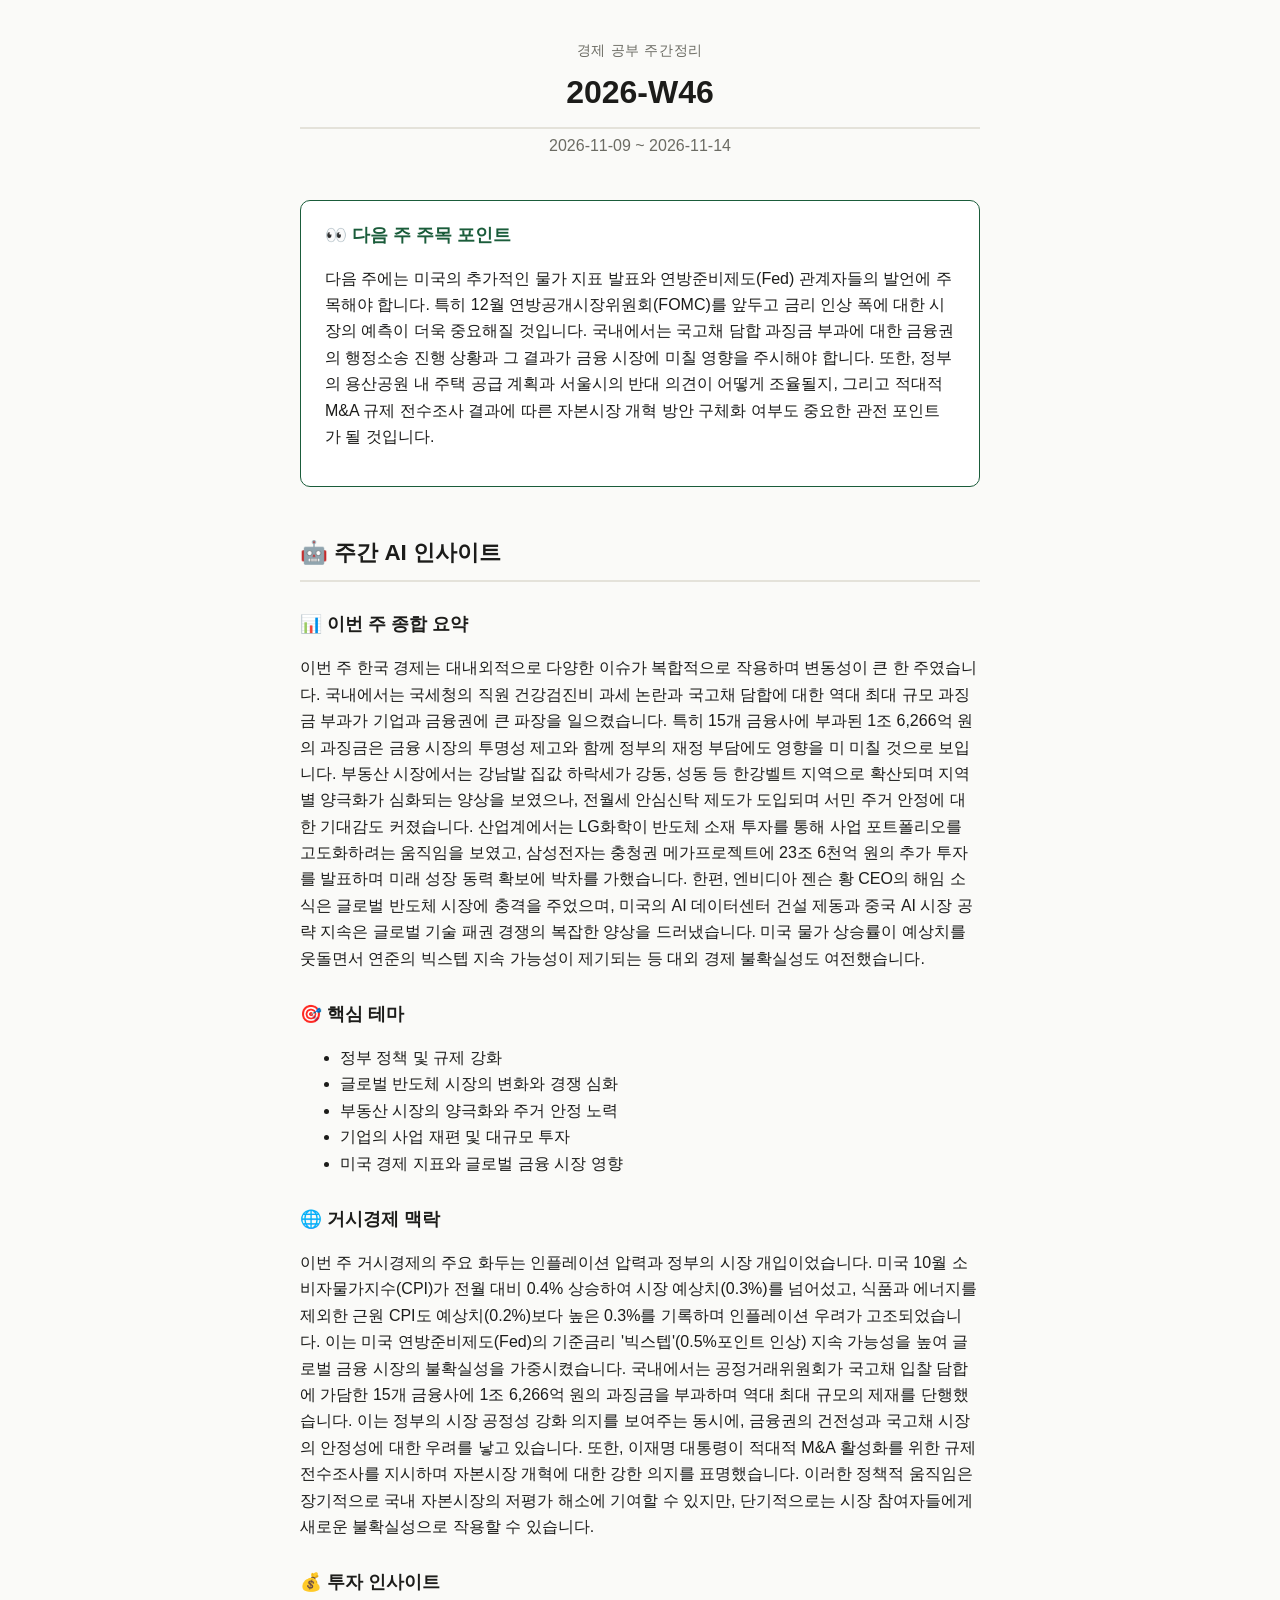
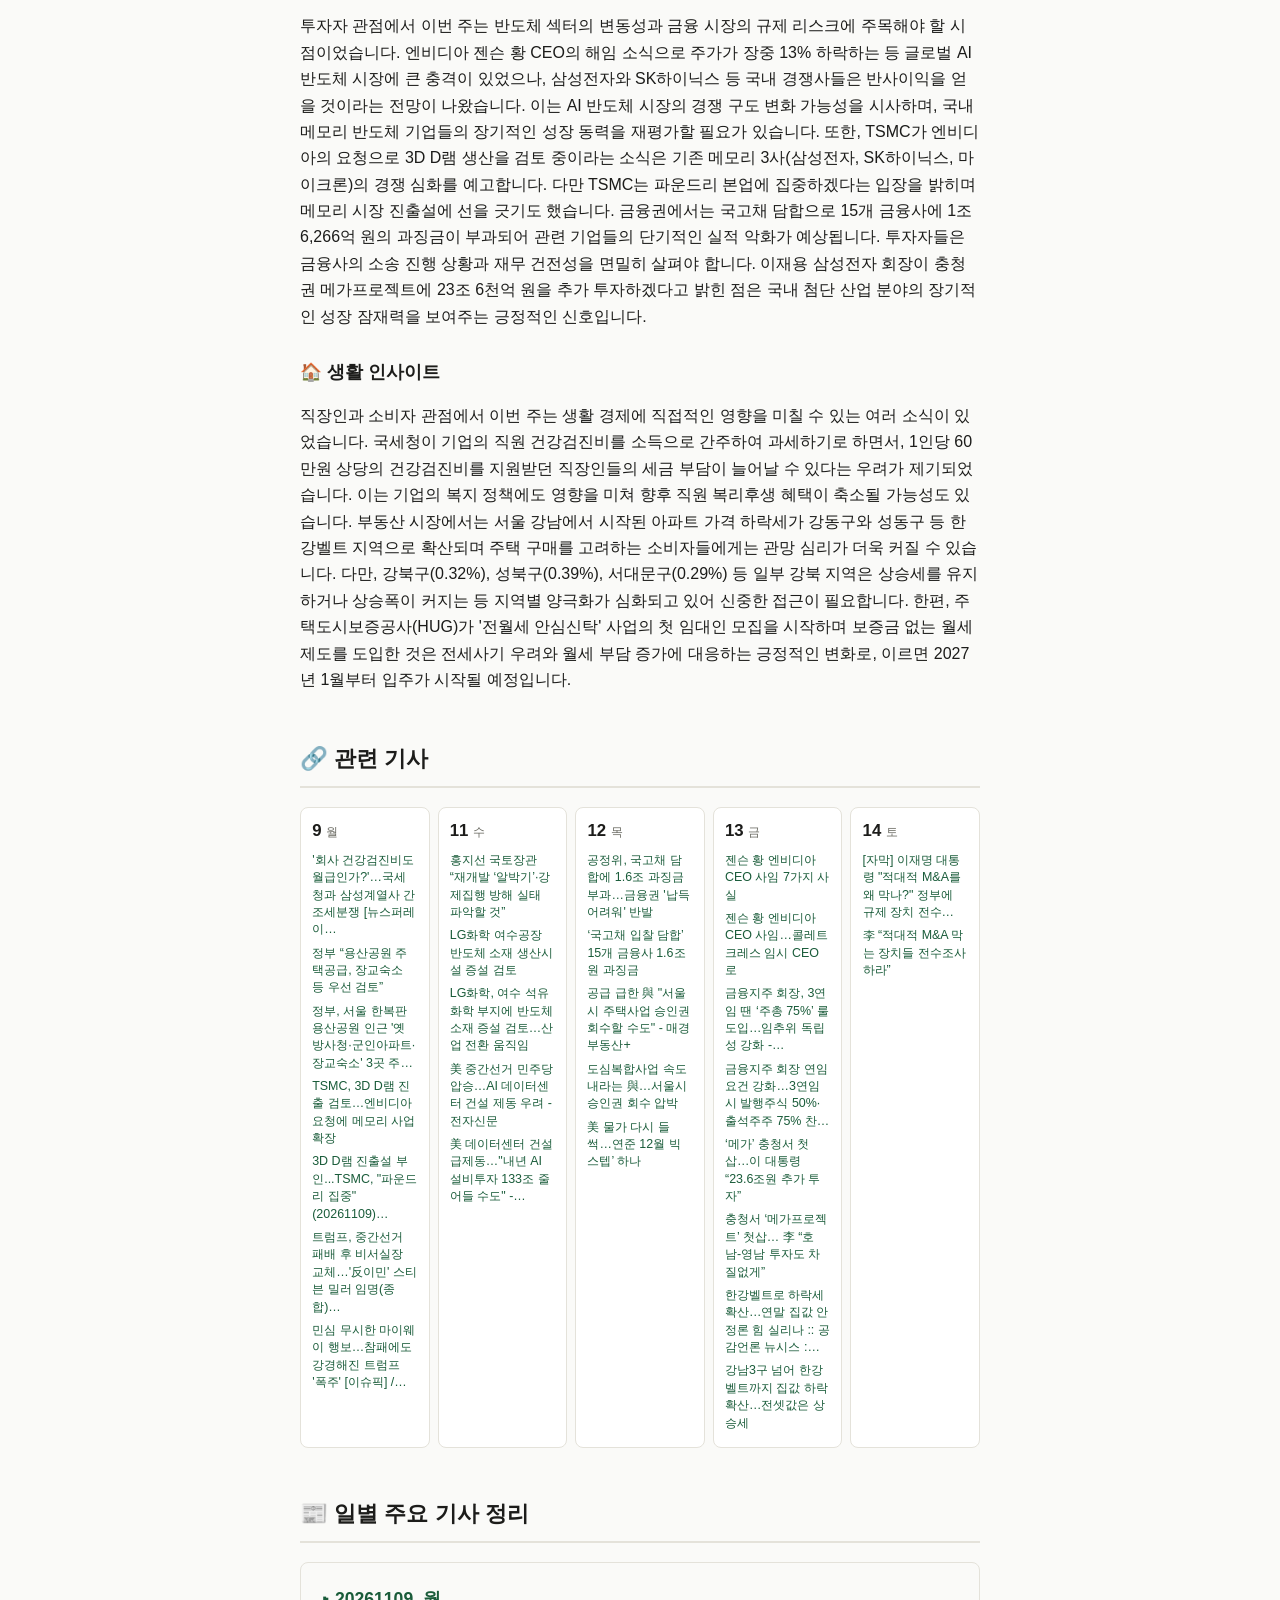
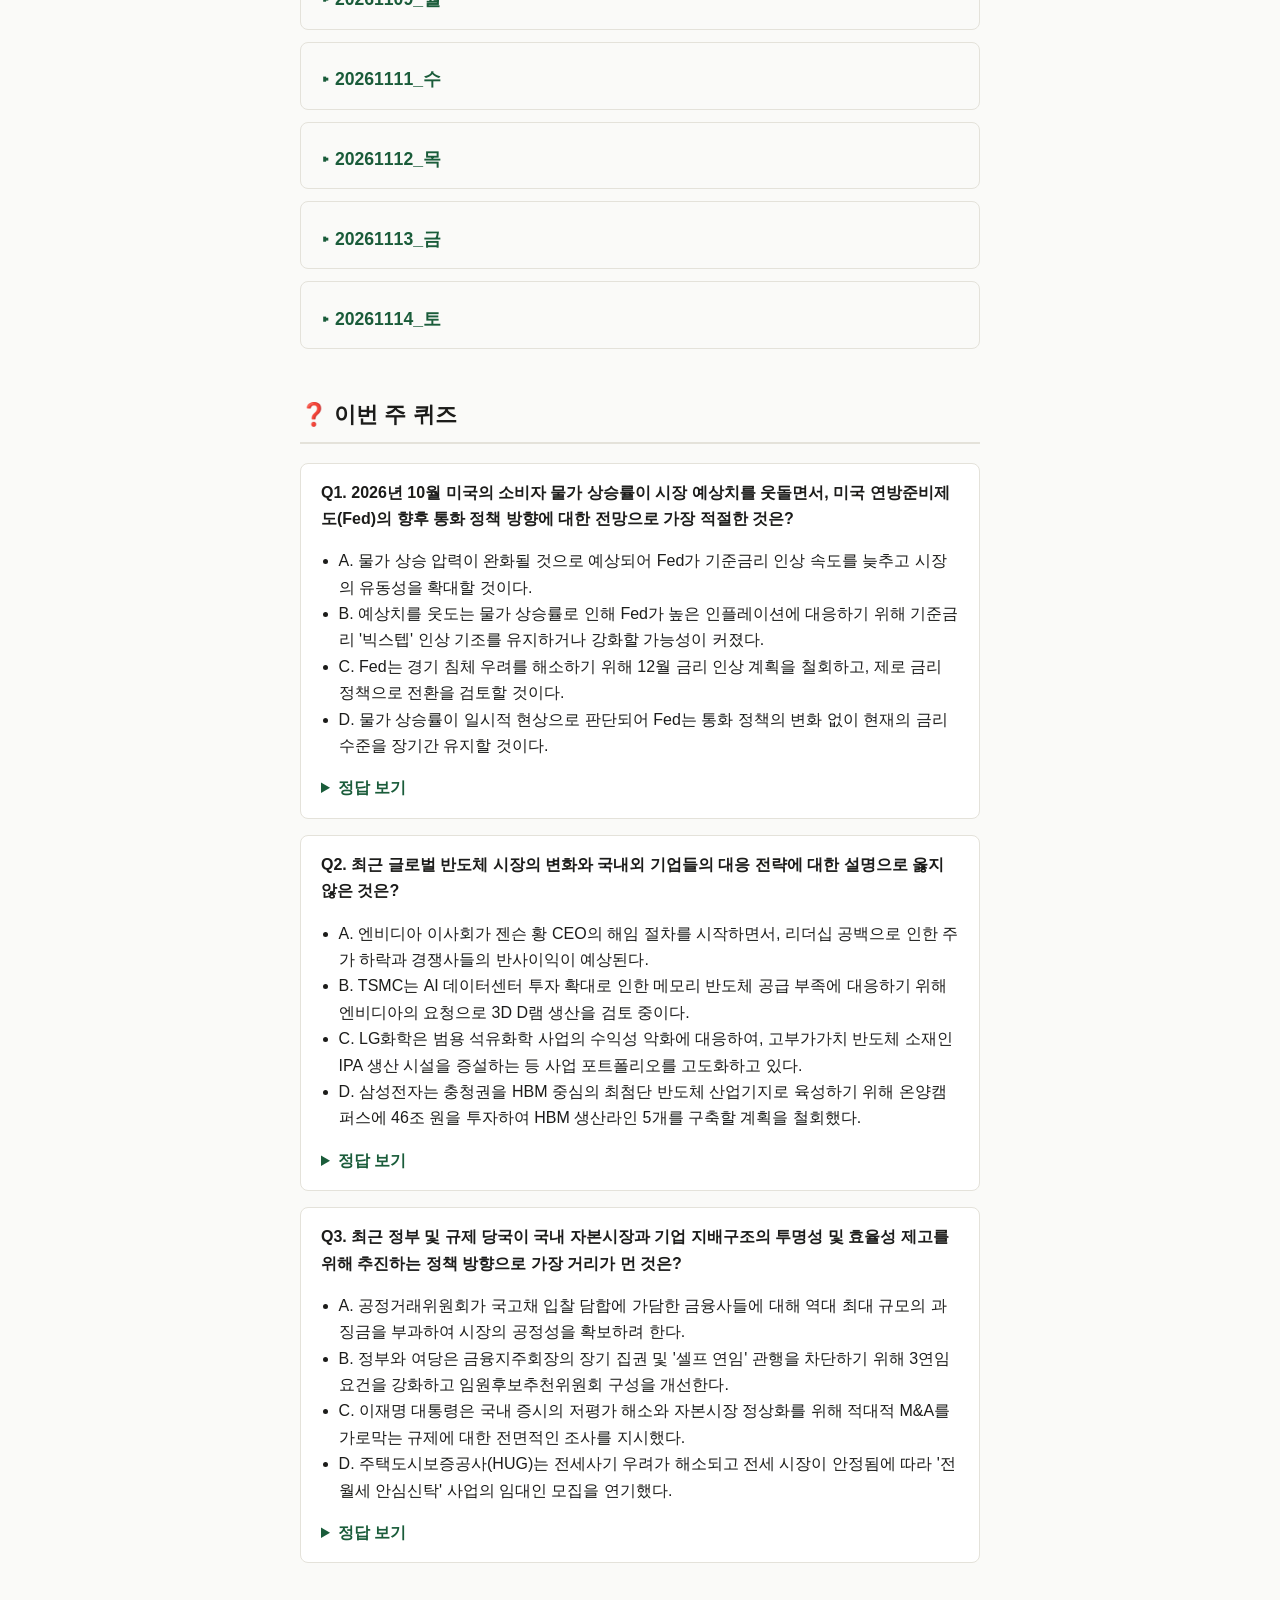
<file: docs/weeks/2026-W46.html>
<!doctype html>
<html lang="ko">
<head>
<meta charset="utf-8">
<meta name="viewport" content="width=device-width, initial-scale=1">
<title>2026-W46 경제 공부 주간정리</title>
<link rel="stylesheet" href="../style.css">
</head>
<body>
  <header>
    <p class="site-name">경제 공부 주간정리</p>
    <h1>2026-W46</h1>
    <p class="period">2026-11-09 ~ 2026-11-14</p>
  </header>

  <section class="next-watch">
    <h2>👀 다음 주 주목 포인트</h2>
    <p>다음 주에는 미국의 추가적인 물가 지표 발표와 연방준비제도(Fed) 관계자들의 발언에 주목해야 합니다. 특히 12월 연방공개시장위원회(FOMC)를 앞두고 금리 인상 폭에 대한 시장의 예측이 더욱 중요해질 것입니다. 국내에서는 국고채 담합 과징금 부과에 대한 금융권의 행정소송 진행 상황과 그 결과가 금융 시장에 미칠 영향을 주시해야 합니다. 또한, 정부의 용산공원 내 주택 공급 계획과 서울시의 반대 의견이 어떻게 조율될지, 그리고 적대적 M&amp;A 규제 전수조사 결과에 따른 자본시장 개혁 방안 구체화 여부도 중요한 관전 포인트가 될 것입니다.</p>
  </section>

  <section class="insights">
    <h1>🤖 주간 AI 인사이트</h1>
    <h2>📊 이번 주 종합 요약</h2>
    <p>이번 주 한국 경제는 대내외적으로 다양한 이슈가 복합적으로 작용하며 변동성이 큰 한 주였습니다. 국내에서는 국세청의 직원 건강검진비 과세 논란과 국고채 담합에 대한 역대 최대 규모 과징금 부과가 기업과 금융권에 큰 파장을 일으켰습니다. 특히 15개 금융사에 부과된 1조 6,266억 원의 과징금은 금융 시장의 투명성 제고와 함께 정부의 재정 부담에도 영향을 미 미칠 것으로 보입니다. 부동산 시장에서는 강남발 집값 하락세가 강동, 성동 등 한강벨트 지역으로 확산되며 지역별 양극화가 심화되는 양상을 보였으나, 전월세 안심신탁 제도가 도입되며 서민 주거 안정에 대한 기대감도 커졌습니다. 산업계에서는 LG화학이 반도체 소재 투자를 통해 사업 포트폴리오를 고도화하려는 움직임을 보였고, 삼성전자는 충청권 메가프로젝트에 23조 6천억 원의 추가 투자를 발표하며 미래 성장 동력 확보에 박차를 가했습니다. 한편, 엔비디아 젠슨 황 CEO의 해임 소식은 글로벌 반도체 시장에 충격을 주었으며, 미국의 AI 데이터센터 건설 제동과 중국 AI 시장 공략 지속은 글로벌 기술 패권 경쟁의 복잡한 양상을 드러냈습니다. 미국 물가 상승률이 예상치를 웃돌면서 연준의 빅스텝 지속 가능성이 제기되는 등 대외 경제 불확실성도 여전했습니다.</p>
    <h2>🎯 핵심 테마</h2>
    <ul><li>정부 정책 및 규제 강화</li><li>글로벌 반도체 시장의 변화와 경쟁 심화</li><li>부동산 시장의 양극화와 주거 안정 노력</li><li>기업의 사업 재편 및 대규모 투자</li><li>미국 경제 지표와 글로벌 금융 시장 영향</li></ul>
    <h2>🌐 거시경제 맥락</h2>
    <p>이번 주 거시경제의 주요 화두는 인플레이션 압력과 정부의 시장 개입이었습니다. 미국 10월 소비자물가지수(CPI)가 전월 대비 0.4% 상승하여 시장 예상치(0.3%)를 넘어섰고, 식품과 에너지를 제외한 근원 CPI도 예상치(0.2%)보다 높은 0.3%를 기록하며 인플레이션 우려가 고조되었습니다. 이는 미국 연방준비제도(Fed)의 기준금리 '빅스텝'(0.5%포인트 인상) 지속 가능성을 높여 글로벌 금융 시장의 불확실성을 가중시켰습니다. 국내에서는 공정거래위원회가 국고채 입찰 담합에 가담한 15개 금융사에 1조 6,266억 원의 과징금을 부과하며 역대 최대 규모의 제재를 단행했습니다. 이는 정부의 시장 공정성 강화 의지를 보여주는 동시에, 금융권의 건전성과 국고채 시장의 안정성에 대한 우려를 낳고 있습니다. 또한, 이재명 대통령이 적대적 M&amp;A 활성화를 위한 규제 전수조사를 지시하며 자본시장 개혁에 대한 강한 의지를 표명했습니다. 이러한 정책적 움직임은 장기적으로 국내 자본시장의 저평가 해소에 기여할 수 있지만, 단기적으로는 시장 참여자들에게 새로운 불확실성으로 작용할 수 있습니다.</p>
    <h2>💰 투자 인사이트</h2>
    <p>투자자 관점에서 이번 주는 반도체 섹터의 변동성과 금융 시장의 규제 리스크에 주목해야 할 시점이었습니다. 엔비디아 젠슨 황 CEO의 해임 소식으로 주가가 장중 13% 하락하는 등 글로벌 AI 반도체 시장에 큰 충격이 있었으나, 삼성전자와 SK하이닉스 등 국내 경쟁사들은 반사이익을 얻을 것이라는 전망이 나왔습니다. 이는 AI 반도체 시장의 경쟁 구도 변화 가능성을 시사하며, 국내 메모리 반도체 기업들의 장기적인 성장 동력을 재평가할 필요가 있습니다. 또한, TSMC가 엔비디아의 요청으로 3D D램 생산을 검토 중이라는 소식은 기존 메모리 3사(삼성전자, SK하이닉스, 마이크론)의 경쟁 심화를 예고합니다. 다만 TSMC는 파운드리 본업에 집중하겠다는 입장을 밝히며 메모리 시장 진출설에 선을 긋기도 했습니다. 금융권에서는 국고채 담합으로 15개 금융사에 1조 6,266억 원의 과징금이 부과되어 관련 기업들의 단기적인 실적 악화가 예상됩니다. 투자자들은 금융사의 소송 진행 상황과 재무 건전성을 면밀히 살펴야 합니다. 이재용 삼성전자 회장이 충청권 메가프로젝트에 23조 6천억 원을 추가 투자하겠다고 밝힌 점은 국내 첨단 산업 분야의 장기적인 성장 잠재력을 보여주는 긍정적인 신호입니다.</p>
    <h2>🏠 생활 인사이트</h2>
    <p>직장인과 소비자 관점에서 이번 주는 생활 경제에 직접적인 영향을 미칠 수 있는 여러 소식이 있었습니다. 국세청이 기업의 직원 건강검진비를 소득으로 간주하여 과세하기로 하면서, 1인당 60만원 상당의 건강검진비를 지원받던 직장인들의 세금 부담이 늘어날 수 있다는 우려가 제기되었습니다. 이는 기업의 복지 정책에도 영향을 미쳐 향후 직원 복리후생 혜택이 축소될 가능성도 있습니다. 부동산 시장에서는 서울 강남에서 시작된 아파트 가격 하락세가 강동구와 성동구 등 한강벨트 지역으로 확산되며 주택 구매를 고려하는 소비자들에게는 관망 심리가 더욱 커질 수 있습니다. 다만, 강북구(0.32%), 성북구(0.39%), 서대문구(0.29%) 등 일부 강북 지역은 상승세를 유지하거나 상승폭이 커지는 등 지역별 양극화가 심화되고 있어 신중한 접근이 필요합니다. 한편, 주택도시보증공사(HUG)가 '전월세 안심신탁' 사업의 첫 임대인 모집을 시작하며 보증금 없는 월세 제도를 도입한 것은 전세사기 우려와 월세 부담 증가에 대응하는 긍정적인 변화로, 이르면 2027년 1월부터 입주가 시작될 예정입니다.</p>
  </section>

  
      <section class="link-calendar-section">
        <h1>🔗 관련 기사</h1>
        <div class="link-calendar">
          <div class="link-day">
            <div class="link-day-head">9<span>월</span></div>
            <ul class="link-list"><li><a href="https://www.youtube.com/watch?v=C8Bw2ha7KDY" target="_blank" rel="noopener noreferrer">'회사 건강검진비도 월급인가?'…국세청과 삼성계열사 간 조세분쟁 [뉴스퍼레이…</a></li><li><a href="https://faq.donga.com/NEWS/Economy/article/all/20261109/134988236/2" target="_blank" rel="noopener noreferrer">정부 “용산공원 주택공급, 장교숙소 등 우선 검토”</a></li><li><a href="https://www.youtube.com/watch?v=TDOOxGcK6I8" target="_blank" rel="noopener noreferrer">정부, 서울 한복판 용산공원 인근 '옛 방사청·군인아파트·장교숙소' 3곳 주…</a></li><li><a href="https://www.leadeconomy.co.kr/news/articleView.html?idxno=11030" target="_blank" rel="noopener noreferrer">TSMC, 3D D램 진출 검토…엔비디아 요청에 메모리 사업 확장</a></li><li><a href="https://www.youtube.com/shorts/CeOLe5f8FBo" target="_blank" rel="noopener noreferrer">3D D램 진출설 부인...TSMC, "파운드리 집중" (20261109)…</a></li><li><a href="https://www.news1.kr/world/usa-canada/6346275" target="_blank" rel="noopener noreferrer">트럼프, 중간선거 패배 후 비서실장 교체…'反이민' 스티븐 밀러 임명(종합)…</a></li><li><a href="https://www.youtube.com/watch?v=Pt_6SDc7_9E" target="_blank" rel="noopener noreferrer">민심 무시한 마이웨이 행보…참패에도 강경해진 트럼프 '폭주' [이슈픽] /…</a></li></ul>
          </div>
          <div class="link-day">
            <div class="link-day-head">11<span>수</span></div>
            <ul class="link-list"><li><a href="https://marketin.edaily.co.kr/News/ReadE?newsId=05621926645644736" target="_blank" rel="noopener noreferrer">홍지선 국토장관 “재개발 ‘알박기’·강제집행 방해 실태 파악할 것”</a></li><li><a href="https://go.seoul.co.kr/news/newsView.php?id=20261111500302" target="_blank" rel="noopener noreferrer">LG화학 여수공장 반도체 소재 생산시설 증설 검토</a></li><li><a href="https://www.geconomy.co.kr/mobile/article.html?no=325578" target="_blank" rel="noopener noreferrer">LG화학, 여수 석유화학 부지에 반도체 소재 증설 검토…산업 전환 움직임</a></li><li><a href="https://www.etnews.com/20261105000027" target="_blank" rel="noopener noreferrer">美 중간선거 민주당 압승…AI 데이터센터 건설 제동 우려 - 전자신문</a></li><li><a href="https://www.mt.co.kr/world/2026/11/06/2026110610352923921" target="_blank" rel="noopener noreferrer">美 데이터센터 건설 급제동…"내년 AI 설비투자 133조 줄어들 수도" -…</a></li></ul>
          </div>
          <div class="link-day">
            <div class="link-day-head">12<span>목</span></div>
            <ul class="link-list"><li><a href="https://www.kconsumers.com/news/articleView.html?idxno=11763" target="_blank" rel="noopener noreferrer">공정위, 국고채 담합에 1.6조 과징금 부과…금융권 '납득 어려워' 반발</a></li><li><a href="https://www.chosun.com/economy/economy_general/2026/11/12/KFOBKGNNXFEQBGM53LASBFNOZE/" target="_blank" rel="noopener noreferrer">‘국고채 입찰 담합’ 15개 금융사 1.6조원 과징금</a></li><li><a href="https://re.mk.co.kr/news/news_detail.php?no=12205666" target="_blank" rel="noopener noreferrer">공급 급한 與 "서울시 주택사업 승인권 회수할 수도" - 매경부동산+</a></li><li><a href="https://www.newspim.com/news/view/20261111001135" target="_blank" rel="noopener noreferrer">도심복합사업 속도 내라는 與…서울시 승인권 회수 압박</a></li><li><a href="https://www.hankyung.com/article/202611121609i" target="_blank" rel="noopener noreferrer">美 물가 다시 들썩…연준 12월 빅스텝’ 하나</a></li></ul>
          </div>
          <div class="link-day">
            <div class="link-day-head">13<span>금</span></div>
            <ul class="link-list"><li><a href="https://www.vlsi.kr/ko/nvidia-jensen-huang-resigns-ceo-transition-ko/" target="_blank" rel="noopener noreferrer">젠슨 황 엔비디아 CEO 사임 7가지 사실</a></li><li><a href="https://www.seoul.co.kr/news/international/2026/11/12/20261112500376" target="_blank" rel="noopener noreferrer">젠슨 황 엔비디아 CEO 사임…콜레트 크레스 임시 CEO로</a></li><li><a href="https://www.ddaily.co.kr/page/view/2026111216405359104" target="_blank" rel="noopener noreferrer">금융지주 회장, 3연임 땐 ‘주총 75%’ 룰 도입…임추위 독립성 강화 -…</a></li><li><a href="https://www.fnnews.com/news/202611022219501032" target="_blank" rel="noopener noreferrer">금융지주 회장 연임 요건 강화…3연임 시 발행주식 50%·출석주주 75% 찬…</a></li><li><a href="https://www.hani.co.kr/arti/politics/bluehouse/1287095.html" target="_blank" rel="noopener noreferrer">‘메가’ 충청서 첫삽…이 대통령 “23.6조원 추가 투자”</a></li><li><a href="https://www.donga.com/news/Politics/article/all/20261113/135017908/2" target="_blank" rel="noopener noreferrer">충청서 ‘메가프로젝트’ 첫삽… 李 “호남-영남 투자도 차질없게”</a></li><li><a href="https://www.newsis.com/view/NISX20261113_0003867431" target="_blank" rel="noopener noreferrer">한강벨트로 하락세 확산…연말 집값 안정론 힘 실리나 :: 공감언론 뉴시스 :…</a></li><li><a href="https://m.megaeconomy.co.kr/news/amp.html?ncode=1065570048713034" target="_blank" rel="noopener noreferrer">강남3구 넘어 한강벨트까지 집값 하락 확산…전셋값은 상승세</a></li></ul>
          </div>
          <div class="link-day">
            <div class="link-day-head">14<span>토</span></div>
            <ul class="link-list"><li><a href="https://www.youtube.com/watch?v=ncSjUbYRQhI" target="_blank" rel="noopener noreferrer">[자막] 이재명 대통령 "적대적 M&amp;A를 왜 막나?" 정부에 규제 장치 전수…</a></li><li><a href="https://www.chosun.com/politics/politics_general/2026/11/14/DGZGXQHCCBDXTPM75PKXOL2QJE/" target="_blank" rel="noopener noreferrer">李 “적대적 M&amp;A 막는 장치들 전수조사하라”</a></li></ul>
          </div></div>
      </section>

  <section class="daily">
    <h1>📰 일별 주요 기사 정리</h1>
    
      <details class="day">
        <summary>20261109_월</summary>
        
        <article class="story">
          <h3>▶ 국세청, 직원 검진비 과세 논란 <span class="story-type"></span></h3>
          <p><strong>무슨 일</strong> 국세청이 기업의 직원 건강검진비를 소득으로 간주하여 과세하기로 하면서 기업들의 혼란이 커지고 있습니다. 이에 삼성 등 일부 기업들은 조세심판원에 심판 청구를 준비 중입니다.</p>
          <p><strong>배경/논의 내용</strong> 국세청은 1인당 60만원 상당의 직원 건강검진비가 근로소득에 해당한다고 판단, 세금 징수를 결정했습니다. 이는 기업의 복리후생 비용에 대한 새로운 해석으로, 2026년 11월 9일 기사에서 이 소식이 보도되었습니다.</p>
          <p><strong>효과/시사점</strong> 기업들은 직원 복리후생 비용 증가와 세금 부담 가중을 우려하며, 조세심판원 심판 청구를 통해 과세 적정성을 다툴 것으로 예상됩니다. 이는 향후 기업의 복지 정책에도 영향을 미 미칠 수 있습니다.</p>
        </article>
        <article class="story">
          <h3>▶ 용산공원 장교숙소 용지 우선 개발 <span class="story-type"></span></h3>
          <p><strong>무슨 일</strong> 정부가 용산공원 내 주택 공급을 위해 옛 방위사업청, 군인아파트, 장교숙소 5단지 등 총 19만6000㎡ 규모의 3개 부지를 우선 개발 대상으로 선정했습니다. 이들 부지는 2020년 용산공원 조성 범위 확대 시 새로 편입된 국유지입니다.</p>
          <p><strong>배경/논의 내용</strong> 정부는 이들 부지가 과거 주거·업무시설로 사용되었고 공원 외곽에 위치해 녹지 기능과 관련성이 낮다고 판단했습니다. 특히 미군 반환 용지가 아니어서 미국 측과의 반환 협의가 필요 없어 단기간 내 사업 추진이 용이하다는 배경이 있습니다.</p>
          <p><strong>효과/시사점</strong> 총 7000채 이상의 주택 공급이 가능할 것으로 추산되지만, 주택 용지로 사용하려면 용산공원특별법 개정이 필요합니다. 서울시와 용산구는 공원의 역사성과 녹지 기능 보전을 이유로 주택 공급에 반대하고 있어 정부와의 갈등이 예상됩니다.</p>
        </article>
        <article class="story">
          <h3>▶ TSMC, 3D D램 시장 진출 검토 <span class="story-type"></span></h3>
          <p><strong>무슨 일</strong> 세계 최대 파운드리 업체 TSMC가 엔비디아의 요청으로 차세대 3차원(3D) D램 생산을 검토 중인 것으로 알려졌습니다. 이는 삼성전자와 SK하이닉스 등 기존 메모리 강자들에게 새로운 경쟁 구도를 형성할 수 있습니다.</p>
          <p><strong>배경/논의 내용</strong> AI 데이터센터 투자 확대로 메모리 반도체 공급 부족이 심화되자, 엔비디아가 안정적인 공급처 확보를 위해 TSMC에 3D D램 생산을 요청했습니다. TSMC는 약 30년 전 D램 양산 경험과 3D D램 관련 특허를 보유하고 있습니다.</p>
          <p><strong>효과/시사점</strong> TSMC가 실제 3D D램 시장에 진출할 경우, 삼성전자와 SK하이닉스 등 기존 메모리 3사와의 경쟁이 심화될 것입니다. 다만, 대규모 설비 투자와 수율·원가 경쟁력 확보가 필요한 만큼 단기간에 기존 시장 지위를 흔들기는 어려울 것이라는 전망도 있습니다.</p>
        </article>
        <article class="story">
          <h3>▶ 트럼프, 중간선거 참패 후 강경파 밀러 비서실장 임명 <span class="story-type"></span></h3>
          <p><strong>무슨 일</strong> 도널드 트럼프 미국 대통령이 11월 3일 중간선거 참패에도 불구하고 강경파 스티븐 밀러를 백악관 비서실장에 임명했습니다. 밀러는 11월 9일부터 공식 업무를 시작했습니다.</p>
          <p><strong>배경/논의 내용</strong> 중간선거에서 공화당이 패배했음에도 불구하고, 트럼프 대통령은 자신의 정치적 의제를 더욱 강하게 밀어붙이겠다는 의지를 표명하며 충성심이 높은 강경파 밀러를 발탁했습니다. 밀러는 트럼프 행정부의 강경 이민 정책을 설계한 핵심 인물입니다.</p>
          <p><strong>효과/시사점</strong> 밀러의 비서실장 임명은 트럼프 행정부의 정책 기조가 더욱 강경해질 것임을 시사하며, 민주당이 장악한 의회와의 충돌이 예상됩니다. 특히 강경 이민 정책 등 국내 정책과 대외 관계에 있어 불확실성이 증대될 수 있습니다.</p>
        </article>
        
      </details>
      <details class="day">
        <summary>20261111_수</summary>
        
        <article class="story">
          <h3>▶ 산단 기업대출 연체 급증 <span class="story-type"></span></h3>
          <p><strong>무슨 일</strong> 고금리와 원자재 가격 상승으로 인해 국내 5대 산업단지의 기업대출 연체액이 1년 만에 두 배 가까이 급증하며 기업들의 재정난이 심화되고 있습니다.</p>
          <p><strong>배경/논의 내용</strong> 지속적인 고금리 기조와 원자재 가격 상승이 기업들의 자금 조달 비용을 높이고 수익성을 악화시킨 것이 주된 배경입니다. 특히, 주거래처의 저가 물량 공세 등 경쟁 심화도 기업들의 재정 압박을 가중시켰습니다.</p>
          <p><strong>효과/시사점</strong> 5대 산업단지 기업대출 연체액이 작년 528억 원에서 올해 1082억 원으로 급증하여 산업 현장의 부실이 심화되고 있습니다. 이는 금융권 전반의 건전성 악화로 이어질 수 있다는 우려를 낳고 있으며, 연쇄적인 기업 부도 위험을 증가시킬 수 있습니다.</p>
        </article>
        <article class="story">
          <h3>▶ '알박기' 등 불법 저항 실태 <span class="story-type"></span></h3>
          <p><strong>무슨 일</strong> 건설 현장 등에서 '알박기'와 같은 불법적인 수단을 동원하여 공무 집행을 방해하고 무력으로 저항하는 실태가 조사되어 사회적 문제로 부각되고 있습니다.</p>
          <p><strong>배경/논의 내용</strong> 개발 이익을 노린 일부 세력이 물리적 방법과 인원 동원을 통해 사업 진행을 방해하고 부당한 보상을 요구하는 행태가 만연해 있기 때문입니다. 이는 법질서를 무시하고 사익을 추구하는 불법적인 행위로 지적됩니다.</p>
          <p><strong>효과/시사점</strong> 이러한 불법 행위는 건설 및 개발 사업의 지연을 초래하고 사회적 비용을 증가시키며, 법질서 확립에 부정적인 영향을 미칩니다. 관련 법규 위반 시 공무집행방해죄 등으로 형사처벌 등 강력한 사법 조치가 예상됩니다.</p>
        </article>
        <article class="story">
          <h3>▶ LG화학, 반도체 소재 투자 <span class="story-type"></span></h3>
          <p><strong>무슨 일</strong> LG화학이 범용 석유화학 사업의 수익성 악화에 대응하여, 기존 용지에 반도체 소재 공장을 건설하는 등 고부가가치 사업으로의 전환을 추진하고 있습니다.</p>
          <p><strong>배경/논의 내용</strong> 석유화학 업계가 중국산 저가 물량 공세로 인해 전반적인 수익성 악화를 겪고 있기 때문입니다. 이에 LG화학은 상대적으로 부가가치가 높은 반도체 소재인 IPA(Isopropyl Alcohol) 생산 시설을 증설하여 사업 포트폴리오를 고도화하려는 전략을 세웠습니다.</p>
          <p><strong>효과/시사점</strong> LG화학은 LG에너지솔루션 지분 매각을 통해 2조 원의 투자 자금을 확보했으며, 이를 바탕으로 여수 공장에 반도체 세정제 공급을 위한 IPA 생산 시설을 구축할 예정입니다. 이는 회사의 장기적인 성장 동력을 확보하고 사업 구조를 재편하는 데 기여할 것으로 보입니다.</p>
        </article>
        <article class="story">
          <h3>▶ 美 AI 데이터센터 건설 제동 <span class="story-type"></span></h3>
          <p><strong>무슨 일</strong> 미국 중간선거에서 민주당이 압승하면서, AI 데이터센터(AIDC) 건설에 대한 반대 의견이 힘을 얻어 관련 프로젝트 추진에 제동이 걸렸습니다.</p>
          <p><strong>배경/논의 내용</strong> 중간선거에서 AIDC 건설에 반대하는 민주당이 압승을 거두면서, 환경 규제 강화나 지역 주민 반대 등 정치적 요인으로 인해 대규모 AI 데이터센터 건설 프로젝트 추진에 난항이 예상되기 때문입니다.</p>
          <p><strong>효과/시사점</strong> 미국의 데이터센터 건설이 30%가량 차질을 빚게 되면서, 향후 몇 년간 미국의 AI 인프라 구축 속도에 부정적인 영향을 미칠 것으로 전망됩니다. 이는 AI 기술 경쟁에서 중국의 추격이 더욱 거세질 수 있는 요인으로 작용할 수 있습니다.</p>
        </article>
        
      </details>
      <details class="day">
        <summary>20261112_목</summary>
        
        <article class="story">
          <h3>▶ 국고채 담합 1.6조 과징금 <span class="story-type"></span></h3>
          <p><strong>무슨 일</strong> 공정거래위원회가 2026년 11월 11일, 국고채 입찰 담합에 가담한 국내 주요 증권사 10곳과 은행 5곳 등 총 15개 금융사에 1조 6,266억 원의 과징금을 부과했습니다. 이는 단일 사건으로는 역대 최대 규모의 과징금입니다.</p>
          <p><strong>배경/논의 내용</strong> 이들 금융사는 2020년 1월부터 2023년 6월까지 약 3년 6개월간 150건의 국고채 입찰에서 투찰 금리와 물량을 사전에 합의하고 정보를 교환한 것으로 조사되었습니다. 공정위는 이러한 담합으로 국고채 낙찰 금리가 인위적으로 상승하여 정부의 국채 조달 비용 부담이 가중되었다고 판단했습니다.</p>
          <p><strong>효과/시사점</strong> 금융권은 공정위의 과징금 부과에 대해 통상적인 정보 교환을 담합으로 몰아간다며 강하게 반발하고 있으며, 대부분 행정소송을 준비하고 있습니다. 또한, 이번 제재로 국고채 입찰 시장이 위축되어 국고채 낙찰 금리가 올라가 정부의 재정 부담이 더 커질 수 있다는 우려가 제기되고 있습니다.</p>
        </article>
        <article class="story">
          <h3>▶ 여당, 서울시 주택 승인권 회수 검토 <span class="story-type"></span></h3>
          <p><strong>무슨 일</strong> 여당이 서울시에 위임된 도심 공공주택 복합사업의 사업계획 승인권 회수를 검토하겠다고 밝혔습니다. 이는 서울시가 사전기획 절차를 운영하는 과정에서 약 1만 가구 이상의 주택 공급 일정이 지연되고 있다는 판단에 따른 것입니다.</p>
          <p><strong>배경/논의 내용</strong> 국토교통부와 여당은 서울시가 법정 절차가 아닌 사전기획협의체를 운영하며 주택 공급 일정을 지연시키고 있다고 지적했습니다. 특히 약수역, 장위, 불광 등 6개 사업지에서 사전기획협의가 지연되어 총 1만1768가구의 공급에 차질이 발생하고 있습니다.</p>
          <p><strong>효과/시사점</strong> 정부와 서울시 간 주택 공급 확대를 둘러싼 인허가 권한 다툼이 심화될 조짐을 보이며 갈등이 증폭되고 있습니다. 만약 연말까지 문제가 해결되지 않을 경우, 시행령 개정을 통해 국토부 장관이 승인권을 가져오는 방안까지 검토될 수 있어 정책 혼선이 우려됩니다.</p>
        </article>
        <article class="story">
          <h3>▶ 美 물가 압박, 빅스텝 지속 가능성 <span class="story-type"></span></h3>
          <p><strong>무슨 일</strong> 미국의 10월 소비자 물가 상승률이 시장 예상치를 웃돌면서, 미국 연방준비제도(Fed)가 높은 인플레이션 압박에 대응하기 위해 기준금리 '빅스텝'(0.5%포인트 인상)을 지속하거나 강행할 가능성이 커졌습니다.</p>
          <p><strong>배경/논의 내용</strong> 미국 노동부 노동통계국(BLS)이 발표한 10월 소비자물가지수(CPI)는 전월 대비 0.4% 상승하여 시장 예상치(0.3%)를 넘어섰고, 식품과 에너지를 제외한 근원 CPI도 예상치(0.2%)보다 높은 0.3%를 기록하며 물가 압력이 여전히 강하게 지속되고 있음을 보여주었습니다.</p>
          <p><strong>효과/시사점</strong> 예상치를 웃도는 물가 상승률로 인해 인플레이션 우려가 고조되고 있으며, 이는 글로벌 금융 시장에 불확실성을 가중시켜 시장이 휘청이는 결과를 초래할 수 있습니다. 시카고상품거래소(CME)에 따르면 12월 금리 인상 확률은 100%로 높아졌고, 빅스텝 확률도 0%에서 약 14%로 상승했습니다.</p>
        </article>
        <div class="terms"><h4>📖 용어 정리</h4><ul><li><strong>빅스텝</strong> — 중앙은행이 기준금리를 한 번에 0.50%포인트(50bp) 인상하는 것을 의미합니다. 통상적인 금리 조정 폭인 0.25%포인트(베이비 스텝)보다 큰 폭의 인상으로, 주로 높은 인플레이션을 억제하기 위해 단행됩니다.</li></ul></div>
      </details>
      <details class="day">
        <summary>20261113_금</summary>
        
        <article class="story">
          <h3>▶ 엔비디아 젠슨 황 CEO 해임 착수 <span class="story-type"></span></h3>
          <p><strong>무슨 일</strong> 2026년 11월 12일(현지시각) 엔비디아 이사회가 젠슨 황 CEO의 해임 절차를 시작하고 콜레트 크레스를 임시 CEO로 선임했다. 이는 중국 스파이 의혹을 받는 여성과의 불륜 파문 및 사내 부사장과의 추가 불륜 의혹이 불거진 데 따른 것이다.</p>
          <p><strong>배경/논의 내용</strong> 젠슨 황 CEO에게 주요 의사결정 권한이 집중된 경영 구조가 엔비디아의 최근 AI 칩 시장 부진과 전략적 실책의 원인으로 지적되었으며, 개인적인 스캔들이 겹치면서 이사회의 사임 압박이 거세졌다.</p>
          <p><strong>효과/시사점</strong> 엔비디아의 리더십 공백으로 주가가 장중 13% 하락하는 등 시장에 충격을 주었으며, 삼성전자와 SK하이닉스 등 경쟁사들이 반사이익을 얻을 것이라는 전망이 2026년 11월 13일 제기되었다. 또한, 한국 정부는 GPU 26만장 공급 계획을 재확인했다.</p>
        </article>
        <article class="story">
          <h3>▶ 금융지주회장 3연임 요건 강화 <span class="story-type"></span></h3>
          <p><strong>무슨 일</strong> 2026년 11월 12일 정부와 더불어민주당은 당정협의회를 통해 금융지주회장의 3연임을 위해서는 주주총회에서 출석 의결권의 75% 이상, 발행주식 총수의 50% 이상 찬성을 얻어야 하는 '금융회사 지배구조 개선방안'을 발표했다.</p>
          <p><strong>배경/논의 내용</strong> 이재명 대통령이 2025년 12월 금융권의 폐쇄적인 지배구조를 '부패한 이너서클'로 지적한 이후, 은행지주 회장들의 장기 집권과 '셀프 연임' 관행을 제도적으로 차단하기 위함이다.</p>
          <p><strong>효과/시사점</strong> CEO 최초 선임 시 임원후보추천위원회(임추위) 재적 위원 3분의 2 이상 찬성, 연임 시 4분의 3 이상 찬성 등 선임 기준이 강화되며, 임추위는 전원 독립이사로 구성되어 경영 투명성이 제고될 것으로 예상된다.</p>
        </article>
        <article class="story">
          <h3>▶ 이재용, 충청 메가프로젝트 23조 추가 투자 <span class="story-type"></span></h3>
          <p><strong>무슨 일</strong> 이재명 대통령과 이재용 삼성전자 회장이 2026년 11월 12일 충남 아산 삼성전자 온양캠퍼스에서 열린 '충청권 메가프로젝트 착공식'에 참석하여, 당초 계획된 392조 원 투자에 더해 23조 6천억 원 규모의 추가 투자를 발표했다.</p>
          <p><strong>배경/논의 내용</strong> 삼성전자는 충청권을 HBM(고대역폭메모리) 중심의 최첨단 반도체 산업기지로 육성하기 위해 온양캠퍼스에 46조 원을 투자하여 HBM 생산라인 5개를 구축할 계획이며, 이는 3대 메가프로젝트의 일환으로 지역 경제 활성화와 미래 성장 동력 확보를 위한 전략적 결정이다.</p>
          <p><strong>효과/시사점</strong> 이재용 회장은 충청권뿐만 아니라 호남권과 영남권 메가프로젝트도 적극 추진하겠다고 밝혀, 지역 균형 발전과 산업 생태계 전반의 확산에 기여할 것으로 기대된다. 삼성 온양 HBM 5라인은 2028년 6월 가동을 목표로 한다.</p>
        </article>
        <article class="story">
          <h3>▶ 강남발 집값 하락, 한강벨트 확산 <span class="story-type"></span></h3>
          <p><strong>무슨 일</strong> 2026년 11월 13일 기준, 서울 강남에서 시작된 아파트 가격 하락세가 강동구와 성동구 등 한강벨트 지역으로 확산되고 있으며, 지역별 가격 양극화가 심화되고 있다.</p>
          <p><strong>배경/논의 내용</strong> 강동구와 성동구 아파트값이 약 8개월 만에 하락 전환했고, 마포구는 상승률이 둔화되는 등 강남권과의 가격 격차 축소와 고금리에 따른 대출 부담 증가가 주요 원인으로 분석된다.</p>
          <p><strong>효과/시사점</strong> 강북구(0.32%)와 성북구(0.39%), 서대문구(0.29%) 등 일부 강북 지역은 상대적으로 상승세를 유지하거나 상승폭이 커지며, 서울 내 지역별 주택 시장의 '온도차'가 더욱 확대될 것으로 전망된다.</p>
        </article>
        
      </details>
      <details class="day">
        <summary>20261114_토</summary>
        
        <article class="story">
          <h3>▶ 보증금 없는 월세, 안심신탁 첫 모집 <span class="story-type"></span></h3>
          <p><strong>무슨 일</strong> 주택도시보증공사(HUG)가 '전월세 안심신탁' 사업의 첫 임대인 모집 공고를 내고 본격적인 사업을 시작했습니다. 이 제도는 임차인이 보증금 없이 월세만 내고 거주할 수 있도록 HUG가 임대인을 대신해 보증금 상당액을 예치하고 임대료를 지급하는 방식입니다.</p>
          <p><strong>배경/논의 내용</strong> 전세사기 우려와 월세 부담 증가에 대응하고, 한국 임대차 시장의 전세 감소 및 월세 증가라는 구조적 전환에 맞춰 임차인의 주거비 부담을 낮추기 위함입니다. HUG는 임대인에게 연 4.35%의 안정적인 수익을 제공하여 기존 월세 주택의 전세 전환을 유도합니다.</p>
          <p><strong>효과/시사점</strong> 이르면 2027년 1월부터 입주가 시작될 예정이며, 세입자는 전세사기 위험 없이 안정적인 주거를 확보하고, 임대인은 연체 및 공실 걱정 없이 수익을 얻을 수 있게 됩니다. 이는 한국 임대차 시장의 월세 중심 전환을 가속화할 것으로 전망됩니다.</p>
        </article>
        <article class="story">
          <h3>▶ 엔비디아, 美 규제에도 中 AI 시장 공략 <span class="story-type"></span></h3>
          <p><strong>무슨 일</strong> 미국의 대중국 첨단 반도체 수출 규제에도 불구하고, 중국에서 엔비디아 칩을 활용하는 인공지능(AI) 관련 프로젝트 규모가 230억 위안(약 4조 6천억원)을 넘는 것으로 나타났습니다.</p>
          <p><strong>배경/논의 내용</strong> 엔비디아의 H200 반도체는 2026년 초부터 미국 당국의 개별 심사를 통과하면 중국 수출이 가능해졌으며, 중국 내 대형 기술기업뿐 아니라 지방정부 관련 벤처사업, 대학 등 다양한 주체들이 엔비디아 칩을 활용한 AI 데이터센터 사업을 추진하고 있기 때문입니다.</p>
          <p><strong>효과/시사점</strong> 엔비디아는 규제 불확실성으로 중국 데이터센터 컴퓨팅 매출을 실적 전망에서 제외해왔으나, 실제로는 중국 AI 시장에 대한 영향력을 유지하고 있음을 보여줍니다. 그러나 미국 의회에서 대중국 반도체 수출 통제 강화를 요구하고 있어, 관련 프로젝트의 반도체 공급에는 여전히 불확실성이 남아있습니다.</p>
        </article>
        <article class="story">
          <h3>▶ 李 대통령, 적대적 M&amp;A 규제 전수조사 지시 <span class="story-type"></span></h3>
          <p><strong>무슨 일</strong> 이재명 대통령은 2026년 11월 13일 한국거래소에서 열린 자본시장 정책간담회에서 적대적 M&amp;A 활성화의 중요성을 강조하며, 이를 가로막는 규제에 대한 전면적인 조사를 지시했습니다.</p>
          <p><strong>배경/논의 내용</strong> 이 대통령은 주가가 비정상적으로 낮게 평가된 기업을 매수해 정상 가격으로 되돌리는 '적대적 M&amp;A'가 시장을 정상화하는 긍정적인 장치라고 평가하며, 과도한 대주주 지분율로 인해 사실상 개인회사처럼 운영되는 상장사들의 문제점을 지적했습니다.</p>
          <p><strong>효과/시사점</strong> 정부는 적대적 M&amp;A 활성화를 위한 제도 개선을 추진할 것으로 예상되며, 이는 국내 증시의 저평가 해소와 자본시장 정상화에 기여할 수 있습니다. 다만, 재계에서는 적대적 M&amp;A 활성화가 단기적 주가 상승에는 도움이 되지만, 장기적으로 기업의 투자를 위축시킬 수 있다는 우려도 제기되고 있습니다.</p>
        </article>
        <div class="terms"><h4>📖 용어 정리</h4><ul><li><strong>깡통전세</strong> — 전세 보증금이 주택 매매 가격과 비슷하거나 높아, 집값이 하락할 경우 세입자가 전세 보증금을 돌려받기 어려워지는 상황을 의미합니다.</li></ul></div>
      </details>
  </section>

  
      <section class="quiz">
        <h1>❓ 이번 주 퀴즈</h1>
        
        <div class="quiz-item">
          <p class="quiz-question">Q1. 2026년 10월 미국의 소비자 물가 상승률이 시장 예상치를 웃돌면서, 미국 연방준비제도(Fed)의 향후 통화 정책 방향에 대한 전망으로 가장 적절한 것은?</p>
          <ul class="quiz-choices"><li>A. 물가 상승 압력이 완화될 것으로 예상되어 Fed가 기준금리 인상 속도를 늦추고 시장의 유동성을 확대할 것이다.</li><li>B. 예상치를 웃도는 물가 상승률로 인해 Fed가 높은 인플레이션에 대응하기 위해 기준금리 '빅스텝' 인상 기조를 유지하거나 강화할 가능성이 커졌다.</li><li>C. Fed는 경기 침체 우려를 해소하기 위해 12월 금리 인상 계획을 철회하고, 제로 금리 정책으로 전환을 검토할 것이다.</li><li>D. 물가 상승률이 일시적 현상으로 판단되어 Fed는 통화 정책의 변화 없이 현재의 금리 수준을 장기간 유지할 것이다.</li></ul>
          <details>
            <summary>정답 보기</summary>
            <p><strong>정답: B</strong></p>
            <p>10월 CPI가 예상치를 상회하며 인플레이션 압력이 지속됨에 따라 Fed는 물가 안정을 위해 빅스텝 등 긴축 기조를 이어갈 가능성이 높다. 이는 글로벌 금융 시장의 불확실성을 가중시킬 수 있다.</p>
          </details>
        </div>
        <div class="quiz-item">
          <p class="quiz-question">Q2. 최근 글로벌 반도체 시장의 변화와 국내외 기업들의 대응 전략에 대한 설명으로 옳지 않은 것은?</p>
          <ul class="quiz-choices"><li>A. 엔비디아 이사회가 젠슨 황 CEO의 해임 절차를 시작하면서, 리더십 공백으로 인한 주가 하락과 경쟁사들의 반사이익이 예상된다.</li><li>B. TSMC는 AI 데이터센터 투자 확대로 인한 메모리 반도체 공급 부족에 대응하기 위해 엔비디아의 요청으로 3D D램 생산을 검토 중이다.</li><li>C. LG화학은 범용 석유화학 사업의 수익성 악화에 대응하여, 고부가가치 반도체 소재인 IPA 생산 시설을 증설하는 등 사업 포트폴리오를 고도화하고 있다.</li><li>D. 삼성전자는 충청권을 HBM 중심의 최첨단 반도체 산업기지로 육성하기 위해 온양캠퍼스에 46조 원을 투자하여 HBM 생산라인 5개를 구축할 계획을 철회했다.</li></ul>
          <details>
            <summary>정답 보기</summary>
            <p><strong>정답: D</strong></p>
            <p>삼성전자는 충청권에 46조 원을 투자하여 HBM 생산라인 5개를 구축할 계획을 밝히며, 이는 기존 계획에 23조 6천억 원을 추가 투자하는 것으로 미래 성장 동력 확보 전략이다.</p>
          </details>
        </div>
        <div class="quiz-item">
          <p class="quiz-question">Q3. 최근 정부 및 규제 당국이 국내 자본시장과 기업 지배구조의 투명성 및 효율성 제고를 위해 추진하는 정책 방향으로 가장 거리가 먼 것은?</p>
          <ul class="quiz-choices"><li>A. 공정거래위원회가 국고채 입찰 담합에 가담한 금융사들에 대해 역대 최대 규모의 과징금을 부과하여 시장의 공정성을 확보하려 한다.</li><li>B. 정부와 여당은 금융지주회장의 장기 집권 및 '셀프 연임' 관행을 차단하기 위해 3연임 요건을 강화하고 임원후보추천위원회 구성을 개선한다.</li><li>C. 이재명 대통령은 국내 증시의 저평가 해소와 자본시장 정상화를 위해 적대적 M&amp;A를 가로막는 규제에 대한 전면적인 조사를 지시했다.</li><li>D. 주택도시보증공사(HUG)는 전세사기 우려가 해소되고 전세 시장이 안정됨에 따라 '전월세 안심신탁' 사업의 임대인 모집을 연기했다.</li></ul>
          <details>
            <summary>정답 보기</summary>
            <p><strong>정답: D</strong></p>
            <p>HUG는 전세사기 우려와 월세 증가 추세에 대응하기 위해 '전월세 안심신탁' 사업의 첫 임대인 모집 공고를 내고 본격적인 사업을 시작했다. 연기한 것이 아니다.</p>
          </details>
        </div>
      </section>

  
</body>
</html>
</file>
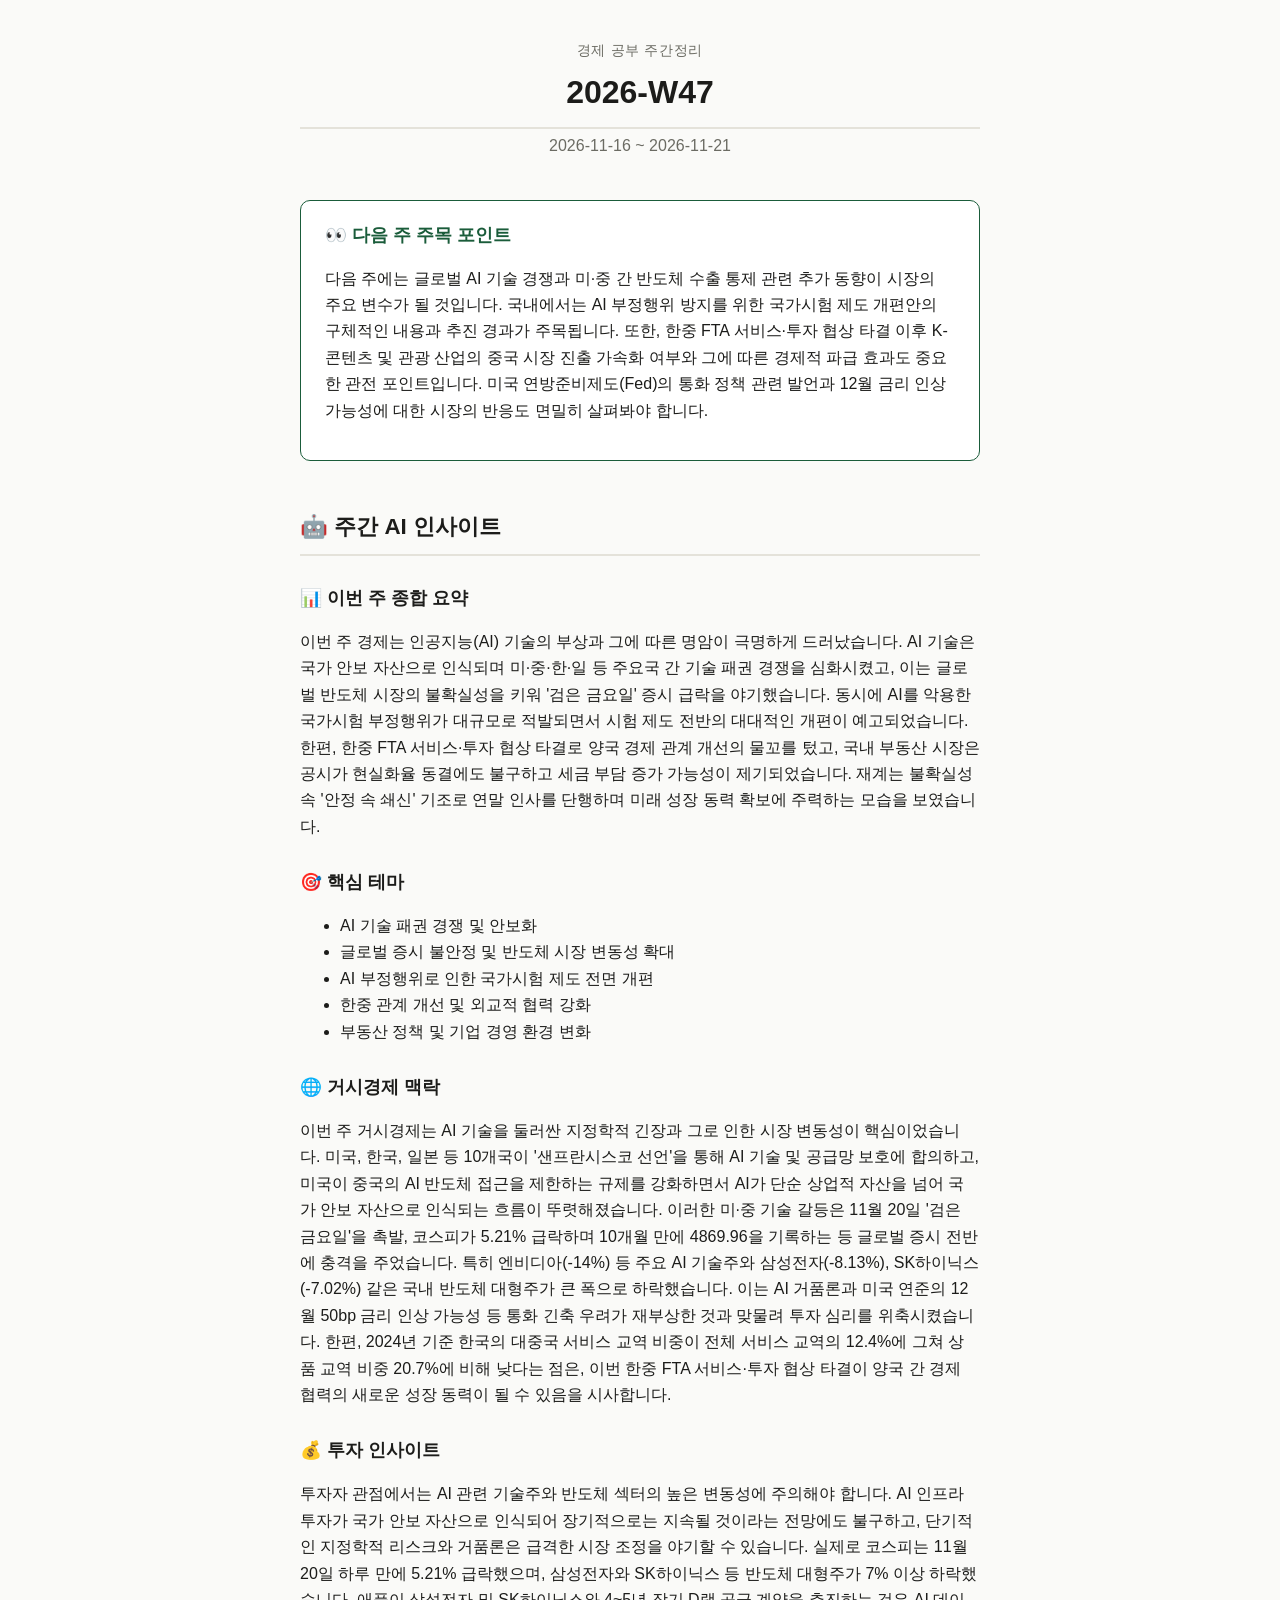
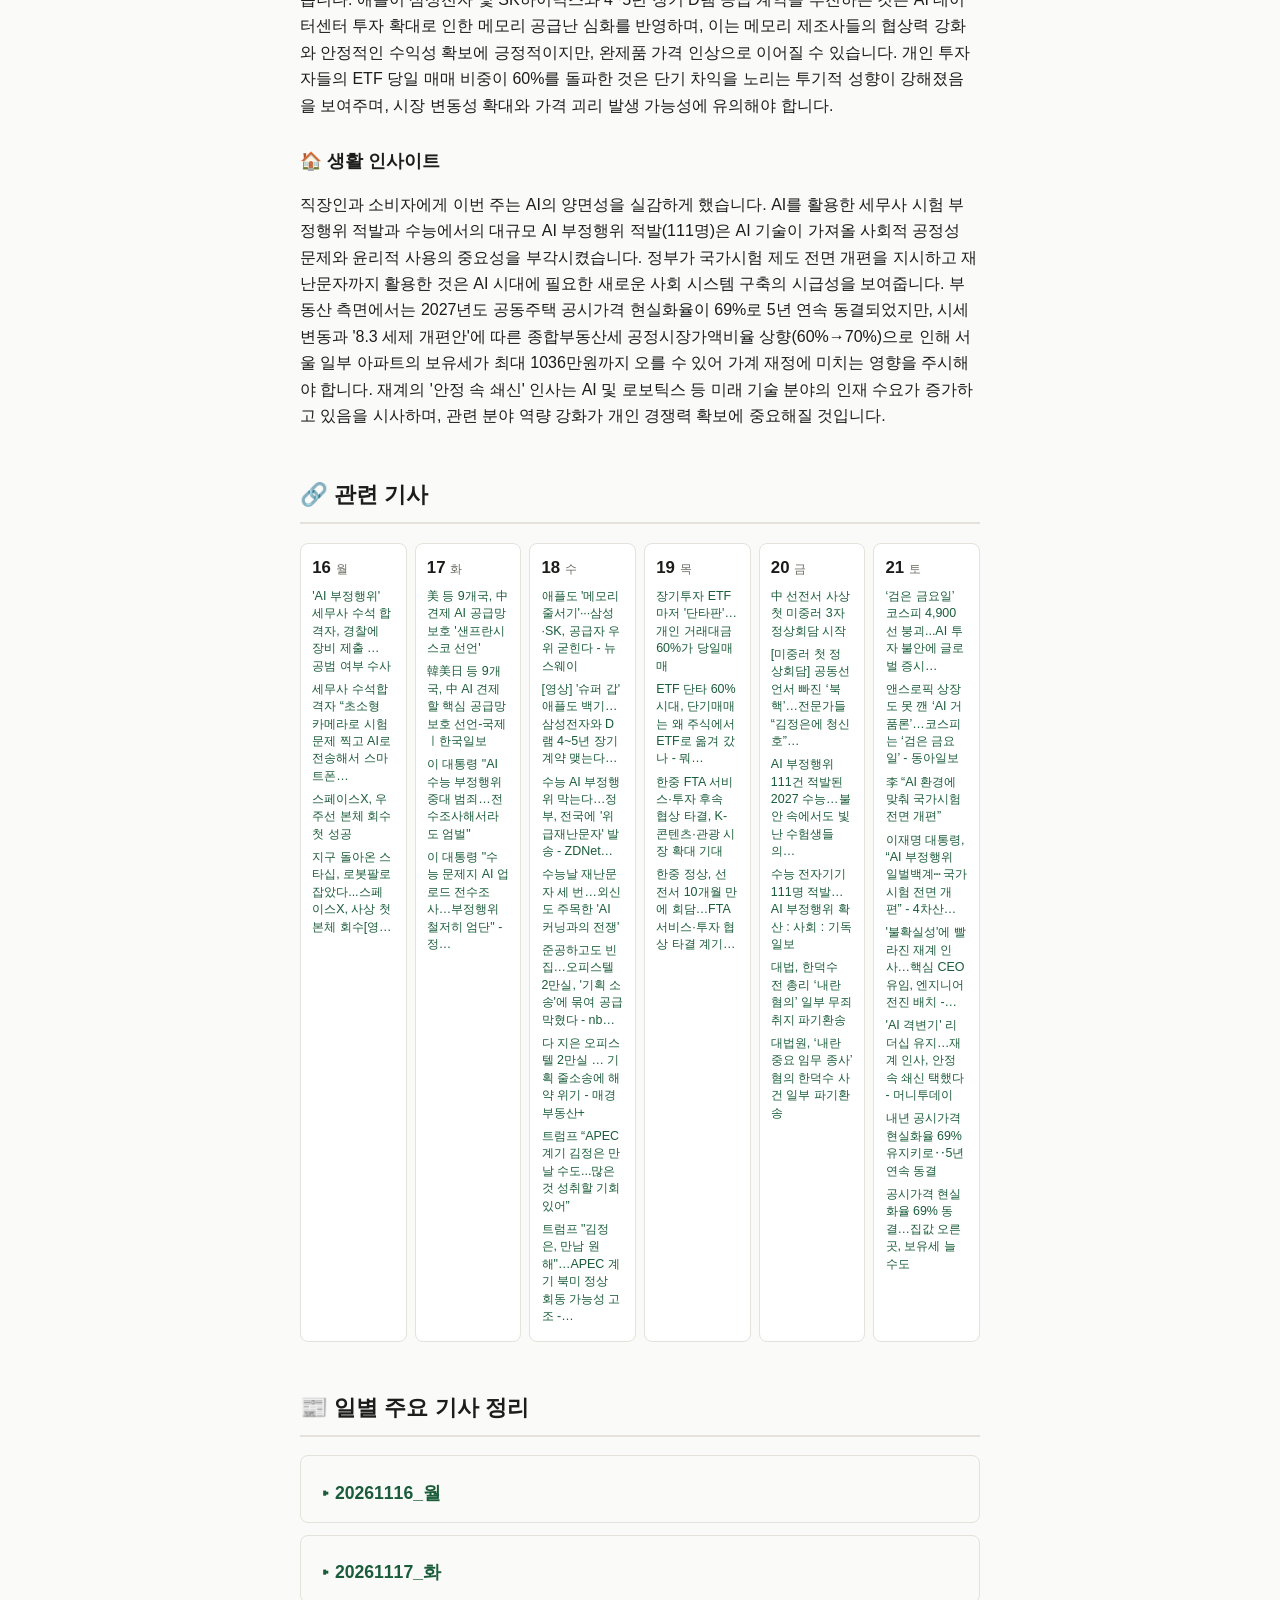
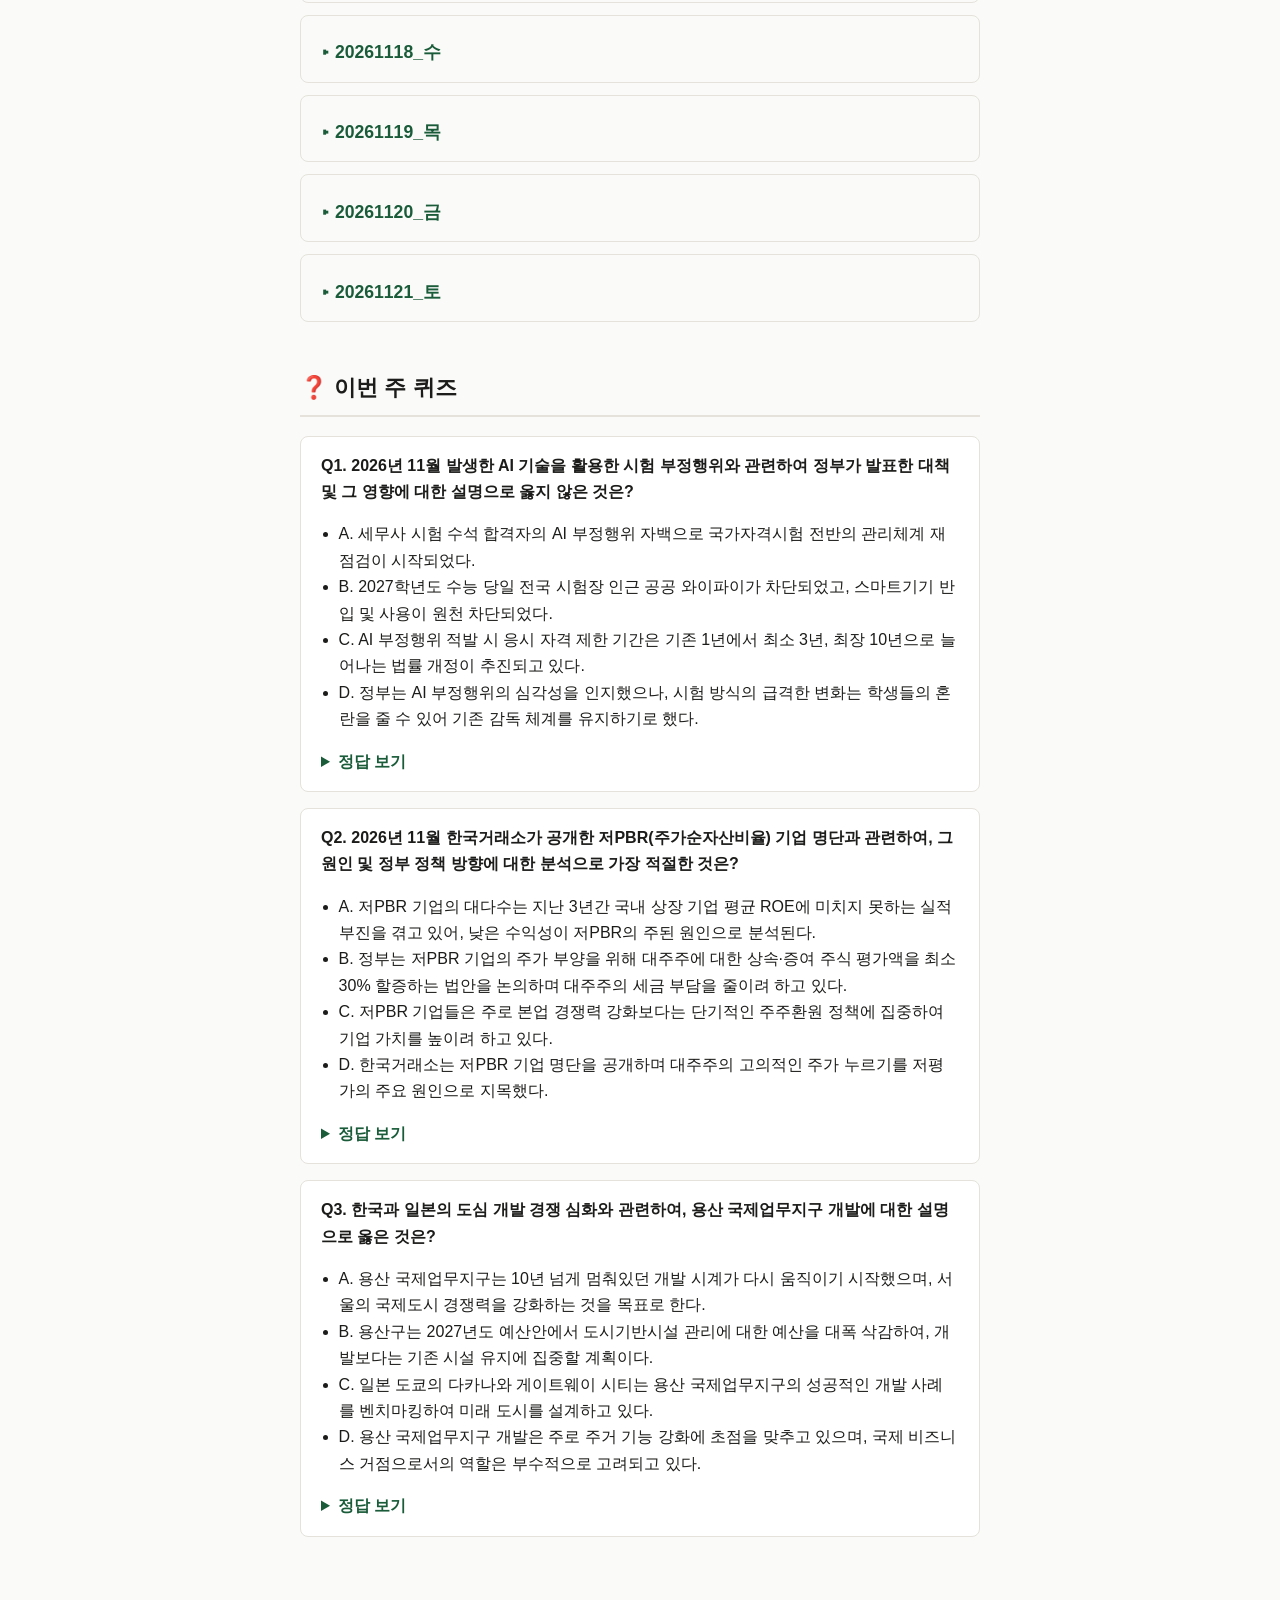
<file: docs/weeks/2026-W47.html>
<!doctype html>
<html lang="ko">
<head>
<meta charset="utf-8">
<meta name="viewport" content="width=device-width, initial-scale=1">
<title>2026-W47 경제 공부 주간정리</title>
<link rel="stylesheet" href="../style.css">
</head>
<body>
  <header>
    <p class="site-name">경제 공부 주간정리</p>
    <h1>2026-W47</h1>
    <p class="period">2026-11-16 ~ 2026-11-21</p>
  </header>

  <section class="next-watch">
    <h2>👀 다음 주 주목 포인트</h2>
    <p>다음 주에는 글로벌 AI 기술 경쟁과 미·중 간 반도체 수출 통제 관련 추가 동향이 시장의 주요 변수가 될 것입니다. 국내에서는 AI 부정행위 방지를 위한 국가시험 제도 개편안의 구체적인 내용과 추진 경과가 주목됩니다. 또한, 한중 FTA 서비스·투자 협상 타결 이후 K-콘텐츠 및 관광 산업의 중국 시장 진출 가속화 여부와 그에 따른 경제적 파급 효과도 중요한 관전 포인트입니다. 미국 연방준비제도(Fed)의 통화 정책 관련 발언과 12월 금리 인상 가능성에 대한 시장의 반응도 면밀히 살펴봐야 합니다.</p>
  </section>

  <section class="insights">
    <h1>🤖 주간 AI 인사이트</h1>
    <h2>📊 이번 주 종합 요약</h2>
    <p>이번 주 경제는 인공지능(AI) 기술의 부상과 그에 따른 명암이 극명하게 드러났습니다. AI 기술은 국가 안보 자산으로 인식되며 미·중·한·일 등 주요국 간 기술 패권 경쟁을 심화시켰고, 이는 글로벌 반도체 시장의 불확실성을 키워 '검은 금요일' 증시 급락을 야기했습니다. 동시에 AI를 악용한 국가시험 부정행위가 대규모로 적발되면서 시험 제도 전반의 대대적인 개편이 예고되었습니다. 한편, 한중 FTA 서비스·투자 협상 타결로 양국 경제 관계 개선의 물꼬를 텄고, 국내 부동산 시장은 공시가 현실화율 동결에도 불구하고 세금 부담 증가 가능성이 제기되었습니다. 재계는 불확실성 속 '안정 속 쇄신' 기조로 연말 인사를 단행하며 미래 성장 동력 확보에 주력하는 모습을 보였습니다.</p>
    <h2>🎯 핵심 테마</h2>
    <ul><li>AI 기술 패권 경쟁 및 안보화</li><li>글로벌 증시 불안정 및 반도체 시장 변동성 확대</li><li>AI 부정행위로 인한 국가시험 제도 전면 개편</li><li>한중 관계 개선 및 외교적 협력 강화</li><li>부동산 정책 및 기업 경영 환경 변화</li></ul>
    <h2>🌐 거시경제 맥락</h2>
    <p>이번 주 거시경제는 AI 기술을 둘러싼 지정학적 긴장과 그로 인한 시장 변동성이 핵심이었습니다. 미국, 한국, 일본 등 10개국이 '샌프란시스코 선언'을 통해 AI 기술 및 공급망 보호에 합의하고, 미국이 중국의 AI 반도체 접근을 제한하는 규제를 강화하면서 AI가 단순 상업적 자산을 넘어 국가 안보 자산으로 인식되는 흐름이 뚜렷해졌습니다. 이러한 미·중 기술 갈등은 11월 20일 '검은 금요일'을 촉발, 코스피가 5.21% 급락하며 10개월 만에 4869.96을 기록하는 등 글로벌 증시 전반에 충격을 주었습니다. 특히 엔비디아(-14%) 등 주요 AI 기술주와 삼성전자(-8.13%), SK하이닉스(-7.02%) 같은 국내 반도체 대형주가 큰 폭으로 하락했습니다. 이는 AI 거품론과 미국 연준의 12월 50bp 금리 인상 가능성 등 통화 긴축 우려가 재부상한 것과 맞물려 투자 심리를 위축시켰습니다. 한편, 2024년 기준 한국의 대중국 서비스 교역 비중이 전체 서비스 교역의 12.4%에 그쳐 상품 교역 비중 20.7%에 비해 낮다는 점은, 이번 한중 FTA 서비스·투자 협상 타결이 양국 간 경제 협력의 새로운 성장 동력이 될 수 있음을 시사합니다.</p>
    <h2>💰 투자 인사이트</h2>
    <p>투자자 관점에서는 AI 관련 기술주와 반도체 섹터의 높은 변동성에 주의해야 합니다. AI 인프라 투자가 국가 안보 자산으로 인식되어 장기적으로는 지속될 것이라는 전망에도 불구하고, 단기적인 지정학적 리스크와 거품론은 급격한 시장 조정을 야기할 수 있습니다. 실제로 코스피는 11월 20일 하루 만에 5.21% 급락했으며, 삼성전자와 SK하이닉스 등 반도체 대형주가 7% 이상 하락했습니다. 애플이 삼성전자 및 SK하이닉스와 4~5년 장기 D램 공급 계약을 추진하는 것은 AI 데이터센터 투자 확대로 인한 메모리 공급난 심화를 반영하며, 이는 메모리 제조사들의 협상력 강화와 안정적인 수익성 확보에 긍정적이지만, 완제품 가격 인상으로 이어질 수 있습니다. 개인 투자자들의 ETF 당일 매매 비중이 60%를 돌파한 것은 단기 차익을 노리는 투기적 성향이 강해졌음을 보여주며, 시장 변동성 확대와 가격 괴리 발생 가능성에 유의해야 합니다.</p>
    <h2>🏠 생활 인사이트</h2>
    <p>직장인과 소비자에게 이번 주는 AI의 양면성을 실감하게 했습니다. AI를 활용한 세무사 시험 부정행위 적발과 수능에서의 대규모 AI 부정행위 적발(111명)은 AI 기술이 가져올 사회적 공정성 문제와 윤리적 사용의 중요성을 부각시켰습니다. 정부가 국가시험 제도 전면 개편을 지시하고 재난문자까지 활용한 것은 AI 시대에 필요한 새로운 사회 시스템 구축의 시급성을 보여줍니다. 부동산 측면에서는 2027년도 공동주택 공시가격 현실화율이 69%로 5년 연속 동결되었지만, 시세 변동과 '8.3 세제 개편안'에 따른 종합부동산세 공정시장가액비율 상향(60%→70%)으로 인해 서울 일부 아파트의 보유세가 최대 1036만원까지 오를 수 있어 가계 재정에 미치는 영향을 주시해야 합니다. 재계의 '안정 속 쇄신' 인사는 AI 및 로보틱스 등 미래 기술 분야의 인재 수요가 증가하고 있음을 시사하며, 관련 분야 역량 강화가 개인 경쟁력 확보에 중요해질 것입니다.</p>
  </section>

  
      <section class="link-calendar-section">
        <h1>🔗 관련 기사</h1>
        <div class="link-calendar">
          <div class="link-day">
            <div class="link-day-head">16<span>월</span></div>
            <ul class="link-list"><li><a href="https://www.newdaily.co.kr/site/data/html/2026/11/16/2026111650155.html" target="_blank" rel="noopener noreferrer">'AI 부정행위' 세무사 수석 합격자, 경찰에 장비 제출 … 공범 여부 수사</a></li><li><a href="https://www.kwnews.co.kr/article/20261115500351" target="_blank" rel="noopener noreferrer">세무사 수석합격자 “초소형 카메라로 시험 문제 찍고 AI로 전송해서 스마트폰…</a></li><li><a href="https://www.chosun.com/economy/science/2026/11/16/NF3WQY6AD5E4HLKR6SLUUCJG24/" target="_blank" rel="noopener noreferrer">스페이스X, 우주선 본체 회수 첫 성공</a></li><li><a href="https://www.mt.co.kr/world/2026/11/15/2026111511034751069" target="_blank" rel="noopener noreferrer">지구 돌아온 스타십, 로봇팔로 잡았다...스페이스X, 사상 첫 본체 회수[영…</a></li></ul>
          </div>
          <div class="link-day">
            <div class="link-day-head">17<span>화</span></div>
            <ul class="link-list"><li><a href="https://aimatters.co.kr/news-report/60928/" target="_blank" rel="noopener noreferrer">美 등 9개국, 中 견제 AI 공급망 보호 '샌프란시스코 선언'</a></li><li><a href="https://www.hankookilbo.com/news/article/A2026111610050000587" target="_blank" rel="noopener noreferrer">韓美日 등 9개국, 中 AI 견제할 핵심 공급망 보호 선언-국제ㅣ한국일보</a></li><li><a href="http://www.bubb.co.kr/news/articleView.html?idxno=6182" target="_blank" rel="noopener noreferrer">이 대통령 "AI 수능 부정행위 중대 범죄…전수조사해서라도 엄벌"</a></li><li><a href="https://www.korea.kr/news/policyNewsView.do?newsId=148975944" target="_blank" rel="noopener noreferrer">이 대통령 "수능 문제지 AI 업로드 전수조사…부정행위 철저히 엄단" - 정…</a></li></ul>
          </div>
          <div class="link-day">
            <div class="link-day-head">18<span>수</span></div>
            <ul class="link-list"><li><a href="https://www.newsway.co.kr/news/view?ud=2026111810150128626" target="_blank" rel="noopener noreferrer">애플도 '메모리 줄서기'···삼성·SK, 공급자 우위 굳힌다 - 뉴스웨이</a></li><li><a href="https://www.nbnbiz.co.kr/news/articleView.html?idxno=47218" target="_blank" rel="noopener noreferrer">[영상] '슈퍼 갑' 애플도 백기…삼성전자와 D램 4~5년 장기계약 맺는다…</a></li><li><a href="https://zdnet.co.kr/view/?no=20261118110856" target="_blank" rel="noopener noreferrer">수능 AI 부정행위 막는다…정부, 전국에 '위급재난문자' 발송 - ZDNet…</a></li><li><a href="https://marketin.edaily.co.kr/News/Read?newsId=04664166645647360" target="_blank" rel="noopener noreferrer">수능날 재난문자 세 번…외신도 주목한 'AI 커닝과의 전쟁'</a></li><li><a href="https://www.nbnbiz.co.kr/news/articleView.html?idxno=47215" target="_blank" rel="noopener noreferrer">준공하고도 빈집…오피스텔 2만실, '기획 소송'에 묶여 공급 막혔다 - nb…</a></li><li><a href="https://re.mk.co.kr/news/news_detail.php?no=12211504&amp;cate=100606" target="_blank" rel="noopener noreferrer">다 지은 오피스텔 2만실 … 기획 줄소송에 해약 위기 - 매경부동산+</a></li><li><a href="https://www.spnews.co.kr/news/articleView.html?idxno=112675" target="_blank" rel="noopener noreferrer">트럼프 “APEC 계기 김정은 만날 수도...많은 것 성취할 기회 있어”</a></li><li><a href="https://www.mt.co.kr/world/2026/11/17/2026111720363674847" target="_blank" rel="noopener noreferrer">트럼프 "김정은, 만남 원해"…APEC 계기 북미 정상 회동 가능성 고조 -…</a></li></ul>
          </div>
          <div class="link-day">
            <div class="link-day-head">19<span>목</span></div>
            <ul class="link-list"><li><a href="https://www.thepublic.kr/news/articleView.html?idxno=327534" target="_blank" rel="noopener noreferrer">장기투자 ETF마저 '단타판'…개인 거래대금 60%가 당일매매</a></li><li><a href="https://mwoissue.com/etf-day-trading-causes/" target="_blank" rel="noopener noreferrer">ETF 단타 60% 시대, 단기매매는 왜 주식에서 ETF로 옮겨 갔나 - 뭐…</a></li><li><a href="https://joongangjournal.com/article/2361" target="_blank" rel="noopener noreferrer">한중 FTA 서비스·투자 후속 협상 타결, K-콘텐츠·관광 시장 확대 기대</a></li><li><a href="https://www.dcnews.kr/news/articleView.html?idxno=3224" target="_blank" rel="noopener noreferrer">한중 정상, 선전서 10개월 만에 회담…FTA 서비스·투자 협상 타결 계기…</a></li></ul>
          </div>
          <div class="link-day">
            <div class="link-day-head">20<span>금</span></div>
            <ul class="link-list"><li><a href="https://www.yonhapnewstv.co.kr/news/AKR20261119172955A1q" target="_blank" rel="noopener noreferrer">中 선전서 사상 첫 미중러 3자 정상회담 시작</a></li><li><a href="https://www.rfa.org/korean/in-focus/2026/11/20/us-china-russia-summit-north-korea-nuclear/" target="_blank" rel="noopener noreferrer">[미중러 첫 정상회담] 공동선언서 빠진 ‘북핵’…전문가들 “김정은에 청신호”…</a></li><li><a href="https://www.snakorea.com/news/articleView.html?idxno=1065963" target="_blank" rel="noopener noreferrer">AI 부정행위 111건 적발된 2027 수능…불안 속에서도 빛난 수험생들의…</a></li><li><a href="https://www.christiandaily.co.kr/news/167777" target="_blank" rel="noopener noreferrer">수능 전자기기 111명 적발…AI 부정행위 확산 : 사회 : 기독일보</a></li><li><a href="https://www.lawtimes.co.kr/news/articleView.html?idxno=229754" target="_blank" rel="noopener noreferrer">대법, 한덕수 전 총리 ‘내란 혐의’ 일부 무죄 취지 파기환송</a></li><li><a href="https://www.hani.co.kr/arti/society/society_general/1288170.html" target="_blank" rel="noopener noreferrer">대법원, ‘내란 중요 임무 종사’ 혐의 한덕수 사건 일부 파기환송</a></li></ul>
          </div>
          <div class="link-day">
            <div class="link-day-head">21<span>토</span></div>
            <ul class="link-list"><li><a href="https://www.m-economynews.com/news/article.html?no=73395" target="_blank" rel="noopener noreferrer">‘검은 금요일’ 코스피 4,900선 붕괴...AI 투자 불안에 글로벌 증시…</a></li><li><a href="https://www.donga.com/news/amp/all/20261120/135060263/1" target="_blank" rel="noopener noreferrer">앤스로픽 상장도 못 깬 ‘AI 거품론’…코스피는 ‘검은 금요일’ - 동아일보</a></li><li><a href="https://www.chosun.com/national/education/2026/11/21/BCZIEPS7LJBPBPOLXDN27CGCH4/" target="_blank" rel="noopener noreferrer">李 “AI 환경에 맞춰 국가시험 전면 개편”</a></li><li><a href="http://m.4ihjnews.com/view.php?idx=43807" target="_blank" rel="noopener noreferrer">이재명 대통령,  “AI 부정행위 일벌백계⋯ 국가시험 전면 개편” - 4차산…</a></li><li><a href="https://www.news1.kr/industry/general-industry/6361699" target="_blank" rel="noopener noreferrer">'불확실성'에 빨라진 재계 인사…핵심 CEO 유임, 엔지니어 전진 배치 -…</a></li><li><a href="https://www.mt.co.kr/industry/2026/11/21/2026112015040597243" target="_blank" rel="noopener noreferrer">'AI 격변기' 리더십 유지…재계 인사, 안정 속 쇄신 택했다 - 머니투데이</a></li><li><a href="https://imnews.imbc.com/news/2026/econo/article/6867338_36932.html" target="_blank" rel="noopener noreferrer">내년 공시가격 현실화율 69% 유지키로‥5년 연속 동결</a></li><li><a href="https://www.hankyung.com/article/2026112008757" target="_blank" rel="noopener noreferrer">공시가격 현실화율 69% 동결…집값 오른 곳, 보유세 늘 수도</a></li></ul>
          </div></div>
      </section>

  <section class="daily">
    <h1>📰 일별 주요 기사 정리</h1>
    
      <details class="day">
        <summary>20261116_월</summary>
        
        <article class="story">
          <h3>▶ 한일 도심 개발 경쟁 심화 <span class="story-type"></span></h3>
          <p><strong>무슨 일</strong> 한국과 일본이 각각 용산과 도쿄 다카나와 게이트웨이 시티를 중심으로 미래 도시 개발을 추진하며 경쟁이 심화되고 있습니다. 특히 용산 국제업무지구는 10년 넘게 멈춰있던 개발 시계가 다시 움직이기 시작했습니다.</p>
          <p><strong>배경/논의 내용</strong> 일본 도쿄의 다카나와 게이트웨이 시티는 공공 공간을 중심으로 하루 10만 명 이상이 모이는 도시로 성장하고 있으며, 그 설계자가 용산 개발에 조언을 건네는 등 양국 간 도시 개발 노하우 교류와 경쟁이 활발합니다.</p>
          <p><strong>효과/시사점</strong> 서울 용산구는 2027년도 예산안 7534억 원 중 도시기반시설 관리에 1141억 원을 편성하며 개발에 집중하고 있습니다. 이는 용산 국제업무지구 개발을 통해 서울의 국제도시 경쟁력을 강화하고, 도쿄와 같은 글로벌 비즈니스 거점으로 발돋움하려는 의지를 보여줍니다.</p>
        </article>
        <article class="story">
          <h3>▶ 세무사 AI 부정행위 적발 <span class="story-type"></span></h3>
          <p><strong>무슨 일</strong> 2026년 세무사 시험 수석 합격자가 초소형 카메라와 인공지능(AI)을 이용해 부정행위를 저지른 사실을 자백하며 파문이 일었습니다. 이 응시자는 공인회계사(CPA) 시험에서도 같은 수법을 사용했다고 밝혔습니다.</p>
          <p><strong>배경/논의 내용</strong> AI 기술의 발전과 함께 시험 부정행위 수법이 교묘해지면서, 기존 시험 감독 체계의 허점이 드러났습니다. 한국산업인력공단은 11월 16일 해당 응시자를 업무방해 및 위계에 의한 공무집행방해 혐의로 서울경찰청에 고소했습니다.</p>
          <p><strong>효과/시사점</strong> 정부는 국가자격시험 전반의 관리체계 재점검에 착수했으며, 재정경제부는 11월 16일 세무사자격심의위원회를 열어 해당 합격자의 합격증 효력을 정지하는 방안을 논의했습니다. 또한, 대학수학능력시험(수능) 등 다른 국가시험의 공정성에 대한 불신이 확산되며 시험 방식의 근본적인 변화 필요성이 제기되고 있습니다.</p>
        </article>
        <article class="story">
          <h3>▶ 스페이스X, 우주선 본체 회수 성공 <span class="story-type"></span></h3>
          <p><strong>무슨 일</strong> 일론 머스크의 스페이스X가 11월 14일(현지시간) 초대형 우주선 스타십의 상단 선체를 발사대의 기계식 로봇 팔(메카질라)로 공중에서 포획하는 데 사상 처음으로 성공했습니다.</p>
          <p><strong>배경/논의 내용</strong> 스타십은 텍사스주 스타베이스에서 발사된 후 약 22시간 32분 동안 지구를 14바퀴 돌며 26기의 스타링크 V3 위성을 배치하는 임무를 수행했습니다. 이는 우주선과 로켓 모두를 비행기처럼 반복해서 사용하는 '완전 재사용 로켓' 시대를 열기 위한 핵심 기술적 진전입니다.</p>
          <p><strong>효과/시사점</strong> 이번 성공으로 우주 발사 비용을 획기적으로 낮출 수 있는 기술적 토대가 마련되었다는 평가를 받으며, 우주 탐사 및 상업 우주 산업에 큰 영향을 미칠 것으로 기대됩니다. 다만, 1단 추진체인 슈퍼헤비 부스터는 연료 부족으로 멕시코만에 떨어져 폭발하며 1·2단 동시 회수에는 실패했습니다.</p>
        </article>
        <article class="story">
          <h3>▶ 총선 앞둔 서울 부동산 표심 변화 <span class="story-type"></span></h3>
          <p><strong>무슨 일</strong> 2024년 총선과 2026년 지방선거를 거치면서 서울 425개 동 중 90개 동(22%)에서 1위 정당이 더불어민주당에서 국민의힘으로 바뀌는 등 부동산 민심이 정치권 표심에 큰 영향을 미치고 있습니다.</p>
          <p><strong>배경/논의 내용</strong> 이러한 표심 역전 현상은 종합부동산세와 장기보유특별공제 완화 등 부동산 정책에 대한 유권자들의 민감한 반응과 관련이 깊습니다. 특히 공시가격 12억~14억 원 구간의 주택 61%가 민주당 의원 지역구에 몰려 있어, 부동산 정책이 차기 총선의 주요 변수가 될 전망입니다.</p>
          <p><strong>효과/시사점</strong> 민주당 의원들 사이에서는 차기 총선에 대한 불안감이 커지고 있으며, 당내에서 종합부동산세 공제 기준을 실거주 여부와 관계없이 14억 원으로 통일해야 한다는 주장이 나오는 등 부동산 민심을 잡기 위한 정책 논의가 활발해질 것으로 보입니다. 서울 동작구 노량진동의 일부 아파트 단지에서는 직전 거래 대비 5억 4천만 원 상승하는 등 부동산 시장의 변화가 감지됩니다.</p>
        </article>
        
      </details>
      <details class="day">
        <summary>20261117_화</summary>
        
        <article class="story">
          <h3>▶ 미국·한일, AI 대중 견제 연대 강화 <span class="story-type"></span></h3>
          <p><strong>무슨 일</strong> 미국과 한국, 일본 등 10개국이 2026년 11월 15일 샌프란시스코에서 'AI 대중 견제'를 위한 '샌프란시스코 선언'에 서명하며, 첨단 AI 기술 및 기반시설 보호와 공급망 다변화에 합의했습니다.</p>
          <p><strong>배경/논의 내용</strong> 젠슨 황 전 엔비디아 CEO 관련 의혹이 확대되고, 미국 정부가 중국의 AI 시장 영향력 확대를 차단하기 위해 2026년 11월 16일 중국 기업의 해외 데이터센터를 통한 첨단 AI 반도체 원격 접근을 제한하는 규제를 발표하는 등 대중국 견제 수위를 높였기 때문입니다.</p>
          <p><strong>효과/시사점</strong> 미국 AI 기업 엔트로픽의 나스닥 상장 과정에서 중국 본토 및 홍콩 기관투자자들의 참여가 제한되는 등 민간 영역에서도 중국 자본 배제 움직임이 확산되고 있습니다. 또한, 칩·희토류 등 중국 의존도를 낮추고 민감 기술의 중국 유출을 막기 위한 공급망 재편이 가속화될 것으로 예상됩니다.</p>
        </article>
        <article class="story">
          <h3>▶ 정부, 수능 연기 불가 및 AI 부정행위 대책 발표 <span class="story-type"></span></h3>
          <p><strong>무슨 일</strong> 2026년 11월 17일, 정부는 2027학년도 대학수학능력시험의 연기는 어렵다고 선언하고, AI를 활용한 부정행위를 막기 위한 강력한 대책을 발표했습니다. 이재명 대통령은 같은 날 화상 회의에서 AI 부정행위를 '중대 범죄'로 규정하고 엄벌을 지시했습니다.</p>
          <p><strong>배경/논의 내용</strong> 최근 AI 안경, 초소형 카메라 등을 이용한 시험 부정행위가 확인되면서 2027학년도 수능의 공정성에 대한 우려가 커졌기 때문입니다. 이에 교육부는 11월 17일 추가 대책을 발표하며 부정행위 방지에 총력을 기울이겠다고 밝혔습니다.</p>
          <p><strong>효과/시사점</strong> 11월 19일 수능 당일, 전국 시험장 내부와 인근 공공 와이파이가 차단되며, 스마트기기 반입 및 사용이 원천 차단됩니다. 또한, 부정행위 적발 시 응시 자격 제한 기간을 현행 1년에서 최소 3년, 최장 10년으로 늘리는 법률 개정이 추진되고, 신고자에게는 최대 1억 원의 포상금이 지급될 예정입니다.</p>
        </article>
        <article class="story">
          <h3>▶ 저PBR 기업 90%, 실적 부진이 원인 <span class="story-type"></span></h3>
          <p><strong>무슨 일</strong> 2026년 11월 16일 매일경제 분석 결과, 한국거래소가 공표한 저PBR(주가순자산비율) 기업 151곳 중 90.1%에 해당하는 136곳이 지난 3년간 국내 상장 기업 평균 자기자본이익률(ROE) 8%에 미치지 못하는 실적 부진을 겪고 있는 것으로 나타났습니다. 이는 대주주의 고의적인 주가 누르기보다는 낮은 수익성이 저PBR의 주된 원인임을 시사합니다.</p>
          <p><strong>배경/논의 내용</strong> 한국거래소가 2026년 11월 2일 저PBR 기업 151곳의 명단을 처음 공개한 이후, 정부·여당이 저PBR 기업 대주주에 대한 상속·증여 주식 평가액을 최소 30% 할증하는 법안을 논의하는 등 저평가 해소를 위한 압박이 커지고 있기 때문입니다.</p>
          <p><strong>효과/시사점</strong> 저PBR 기업들은 기업가치 제고를 위해 본업 경쟁력 강화 및 주주환원 확대에 초점을 맞춰야 할 과제를 안게 되었습니다. 또한, 상속·증여세법 개정안에 따라 장기간 저PBR 상태에 머문 기업의 주식 평가액이 할증될 가능성이 있어, 대주주들의 세금 부담이 증가할 수 있습니다.</p>
        </article>
        <div class="terms"><h4>📖 용어 정리</h4><ul><li><strong>PBR (주가순자산비율)</strong> — 기업의 주가를 주당순자산으로 나눈 값으로, 기업의 시장가치가 장부상 순자산에 비해 어느 수준에서 평가받는지를 보여주는 지표입니다. 통상 PBR이 1배 미만이면 시장에서 평가하는 기업가치가 장부상 순자산가치보다 낮다는 의미입니다.</li><li><strong>ROE (자기자본이익률)</strong> — 기업이 자기자본을 활용하여 얼마만큼의 이익을 창출했는지를 나타내는 지표입니다.</li></ul></div>
      </details>
      <details class="day">
        <summary>20261118_수</summary>
        
        <article class="story">
          <h3>▶ 애플, 삼성 D램 장기계약 추진 <span class="story-type"></span></h3>
          <p><strong>무슨 일</strong> 애플이 삼성전자 및 SK하이닉스와 2027년 상반기부터 4~5년간 D램을 공급받는 장기계약(LTA)을 추진하고 있다. 이는 애플의 기존 단기 계약 중심의 부품 조달 방식에서 벗어난 이례적인 행보다.</p>
          <p><strong>배경/논의 내용</strong> 인공지능(AI) 데이터센터 투자 확대로 인한 전 세계적인 메모리 반도체 공급난 심화 때문이다. 특히 고수익성 HBM(고대역폭메모리) 생산에 집중하면서 스마트폰 및 PC용 D램 공급 여력이 줄어들었다.</p>
          <p><strong>효과/시사점</strong> 삼성전자와 SK하이닉스 등 메모리 제조사들은 중장기적인 수익성 방어 및 경쟁 불확실성 해소에 도움을 받을 것으로 전망된다. 계약에는 최소 공급 물량 보장 조항이 포함되지만, 가격은 시장 상황에 따라 결정될 예정으로 공급업체에 유리한 조건이다. 일각에서는 완제품 가격 인상으로 이어져 소비자 구매 심리를 위축시킬 수 있다는 우려도 제기된다.</p>
        </article>
        <article class="story">
          <h3>▶ 수능 AI 부정행위 재난문자 발송 <span class="story-type"></span></h3>
          <p><strong>무슨 일</strong> 정부와 여당은 2027학년도 대학수학능력시험(수능)을 하루 앞둔 2026년 11월 18일, AI 부정행위 방지를 위한 긴급 대책을 발표했다. 이 대책의 일환으로 수능 당일인 11월 19일 전국에 위급재난문자를 발송하여 숨겨진 스마트기기를 적발할 계획이다.</p>
          <p><strong>배경/논의 내용</strong> 최근 세무사 시험 등에서 초소형 카메라와 AI를 활용한 부정행위가 문제가 되면서 국가 시험의 공정성에 대한 국민적 우려가 커졌기 때문이다. 이에 정부는 수능에서 AI를 이용한 부정행위를 원천 차단하고 공정성을 확보하기 위해 총력을 다하겠다고 밝혔다.</p>
          <p><strong>효과/시사점</strong> 부정행위 적발 시 응시 자격 제한 기간을 기존 1년에서 최대 10년으로 늘리는 법안이 올해 수능부터 바로 적용될 예정이다. 또한, 시험 중 재난문자가 울려 스마트기기가 적발될 경우 부정행위로 처리되며, 시험 종료 후에도 통신 사용 기록을 분석해 부정행위 여부를 사후 확인할 방침이다.</p>
        </article>
        <article class="story">
          <h3>▶ 오피스텔 2만실, 계약 해지 위기 <span class="story-type"></span></h3>
          <p><strong>무슨 일</strong> 전국적으로 약 2만2737실 규모의 오피스텔 등 비아파트 주택이 분양계약 해제 소송에 휘말리며 공급에 차질을 빚고 있다. 이는 분양 매출 기준 12조4000억원에 달하는 규모이며, 이미 분양을 마치고 상당수는 준공까지 끝난 물량이다.</p>
          <p><strong>배경/논의 내용</strong> 2025년 12월 대법원 판결 이후, 법원이 분양 광고의 경미한 표기 누락까지도 계약 해제 사유로 인정하면서 분양계약 해제 소송이 급증했기 때문이다. 일부 법무법인은 착수금 30만원에 분양계약 해지를 권유하며 소송을 부추기고 있다.</p>
          <p><strong>효과/시사점</strong> 오피스텔 등 비아파트 공급 위축으로 서민 주거 선택지가 줄어들 수 있다는 우려가 커지고 있다. 국토교통부는 '중대한 위반'에 한해 계약 해제를 허용하는 시행령 개정을 추진했으나, 연내 시행은 불투명하며 이미 소송에 휘말린 사업장은 구제받기 어려울 전망이다.</p>
        </article>
        <article class="story">
          <h3>▶ 트럼프, '김정은 만날수도' 언급 <span class="story-type"></span></h3>
          <p><strong>무슨 일</strong> 도널드 트럼프 미국 대통령이 2026년 11월 18일부터 19일까지 중국 선전에서 열리는 아시아태평양경제협력체(APEC) 정상회의 참석을 계기로 김정은 북한 국무위원장을 만날 수도 있다고 밝혔다.</p>
          <p><strong>배경/논의 내용</strong> 트럼프 대통령은 김 위원장과의 만남 가능성이 시진핑 중국 국가주석에게 달려 있다고 언급하며, 중국의 중재 역할을 시사했다. 이는 지난 3일 치러진 중간선거 참패 후 외교적 성과를 통해 국면 전환을 모색하려는 의도로 풀이된다.</p>
          <p><strong>효과/시사점</strong> 트럼프 대통령은 APEC 기간 중 시진핑 주석, 블라디미르 푸틴 러시아 대통령과의 사상 첫 미·중·러 3자 정상회담도 가질 예정이어서, 이 회담에서 북핵 문제가 논의될 가능성이 커졌다. 다만, 김 위원장의 방중 여부가 불투명하고, 미국 정부 고위 당국자는 북한과의 접촉 계획이 없다고 밝힌 바 있어 실제 회담 성사 여부는 미지수다.</p>
        </article>
        <div class="terms"><h4>📖 용어 정리</h4><ul><li><strong>LTA</strong> — Long-Term Agreement의 약자로, 장기 공급 계약을 의미한다. 반도체 산업에서 안정적인 물량 확보와 가격 변동성 관리를 위해 기업들이 체결하는 장기적인 거래 계약이다.</li><li><strong>수능</strong> — 대학수학능력시험의 줄임말로, 대한민국에서 대학교에 입학하기 위해 치르는 국가 단위의 시험이다.</li><li><strong>AI 부정행위</strong> — 인공지능(AI) 기술을 활용하여 시험 등에서 부당하게 이득을 얻는 행위를 말한다. 초소형 카메라, 스마트 안경 등을 통해 외부와 소통하거나 AI의 도움을 받는 방식이 주로 사용된다.</li><li><strong>재난문자</strong> — 재난 발생 시 국민들에게 신속하게 재난 상황을 알리고 대처 요령을 전달하기 위해 정부가 발송하는 긴급 문자 메시지이다. 수신 거부가 불가능하며, 휴대폰이 켜져 있으면 최대 음량으로 경보음이 울린다.</li></ul></div>
      </details>
      <details class="day">
        <summary>20261119_목</summary>
        
        <article class="story">
          <h3>▶ 개미 ETF 단타 60% 돌파 <span class="story-type"></span></h3>
          <p><strong>무슨 일</strong> 개인 투자자들의 상장지수펀드(ETF) 당일 매매 비중이 전체 거래대금의 60%를 넘어섰습니다. 이는 장기 투자를 목적으로 하는 ETF 시장에서 단기 차익을 노리는 투자가 급증하고 있음을 보여줍니다.</p>
          <p><strong>배경/논의 내용</strong> 개인 투자자들의 ETF 당일 매매 비중은 지난해 53.8%에서 올해 1~10월 60.7%로 급증했으며, 특히 10월에는 66.8%까지 치솟았습니다. 이는 레버리지 및 인버스 상품 투자 증가와 함께, 2026년부터 주식 거래세가 다시 인상되면서 세금 부담이 없는 ETF로 단기 매매 수요가 몰린 것이 주요 배경으로 분석됩니다.</p>
          <p><strong>효과/시사점</strong> 단기 매매 집중으로 인해 시장 변동성 확대와 ETF 시장가격과 순자산가치(NAV) 간의 괴리 현상 증가에 대한 우려가 커지고 있습니다. 전문가들은 잦은 매매에 따른 거래 비용과 가격 괴리, 투자 손실 가능성에 주의할 것을 당부하고 있습니다.</p>
        </article>
        <article class="story">
          <h3>▶ 국세청, 노조지원비 법인세 논란 <span class="story-type"></span></h3>
          <p><strong>무슨 일</strong> 국세청이 삼성 계열사(A사)가 특수고용직 노조에 지원한 사무실 임차료 및 홈페이지 구축비를 '접대비'로 분류하여 법인세를 추징하면서 논란이 발생했습니다.</p>
          <p><strong>배경/논의 내용</strong> 중앙노동위원회는 해당 특수고용직을 노동조합법상 근로자로 인정하고 회사에 사무실 제공을 조정했으나, 국세청은 이들을 근로기준법상 직원이 아니라고 판단하여 지원비를 접대비로 간주했습니다. 이는 노동법과 세법 간의 해석 차이로 인해 발생한 문제입니다. 특히 원청의 책임을 확대하는 '노란봉투법' 시행과 맞물려 특수고용직을 활용하는 기업들의 세무 및 노무 관리 불확실성이 증대될 것으로 전망됩니다.</p>
          <p><strong>효과/시사점</strong> 행정기관(중앙노동위원회와 국세청) 간의 엇갈린 해석은 기업들에게 큰 혼란을 야기하고 있으며, 특히 원청의 책임을 확대하는 '노란봉투법' 시행과 맞물려 특수고용직을 활용하는 기업들의 세무 및 노무 관리 불확실성이 증대될 것으로 전망됩니다.</p>
        </article>
        <article class="story">
          <h3>▶ 한중 FTA 서비스·투자 협상 타결 <span class="story-type"></span></h3>
          <p><strong>무슨 일</strong> 한국과 중국이 2026년 11월 18일 중국 선전에서 열린 정상회담에서 한중 자유무역협정(FTA) 서비스·투자 후속 협상의 실질적 타결을 공식 선언했습니다. 이는 사실상 '한한령' 해제의 물꼬를 튼 것으로 평가됩니다.</p>
          <p><strong>배경/논의 내용</strong> 2018년 3월 시작된 서비스·투자 협상은 사드(THAAD) 사태 이후 양국 간 이견으로 8년 8개월간 난항을 겪었습니다. 그러나 2026년 1월 한중 정상회담에서 연내 의미 있는 진전을 이루기로 합의하면서 협상이 가속화되어 이번 타결에 이르렀습니다.</p>
          <p><strong>효과/시사점</strong> 중국은 한국에 영화·게임 등 콘텐츠 분야에서 최혜국 대우를 약속하여 제3국보다 불리하지 않게 대우할 것입니다. 또한, 드라마, 애니메이션 등 시청각 프로그램 공동 제작 범위가 확대되고, 한국 여행사의 중국 단체 관광객 직접 모집이 허용됩니다. 이재명 대통령은 한반도 평화와 안정을 위한 중국의 건설적인 역할을 요청했으며, 시진핑 주석은 한반도 긴장 완화 노력을 지지한다고 밝혔습니다.</p>
        </article>
        
      </details>
      <details class="day">
        <summary>20261120_금</summary>
        
        <article class="story">
          <h3>▶ 미·중·러 첫 정상회담 <span class="story-type"></span></h3>
          <p><strong>무슨 일</strong> 2026년 11월 19일 중국 선전에서 도널드 트럼프 미국 대통령, 시진핑 중국 국가주석, 블라디미르 푸틴 러시아 대통령이 사상 첫 3자 정상회담을 개최했다.</p>
          <p><strong>배경/논의 내용</strong> 2026년 APEC 정상회의를 계기로 러시아의 제안으로 성사되었으며, 핵군축, 중동 문제, 한반도 정세, AI 기술 협의 등 국제 안보 현안 논의를 목표로 했다.</p>
          <p><strong>효과/시사점</strong> 세 정상은 '전략적 안정과 국제 안보 유지' 공동선언문을 발표했으나, 각국의 전략적 이해관계 차이로 구체적인 합의 도출은 어려웠다. 한국 외교부는 한국과의 협의 없는 한반도 정세 논의에 우려를 표명했다.</p>
        </article>
        <article class="story">
          <h3>▶ 수능 AI 부정행위 111명 적발 <span class="story-type"></span></h3>
          <p><strong>무슨 일</strong> 2026년 11월 19일 치러진 2027학년도 대학수학능력시험에서 AI 활용 부정행위 방지를 위해 사상 처음으로 전국에 3차례 재난문자가 발송되었으며, 총 111명의 스마트기기 관련 부정행위자가 적발되었다.</p>
          <p><strong>배경/논의 내용</strong> AI 기술 발달로 인한 시험 부정행위 가능성이 높아지면서, 세무사 시험 수석 합격자의 AI 부정행위 자백 등 논란이 확산되어 정부가 강력한 단속 대책을 마련했다.</p>
          <p><strong>효과/시사점</strong> 재난문자로 54건의 부정행위가 적발되었고, 스마트 안경, 소형 카메라, 무선 이어폰 등을 활용한 5건의 중대 부정행위가 확인되었다. 교육부는 적발된 수험생에 대해 심의위원회를 거쳐 처분을 결정할 예정이며, 이재명 대통령은 11월 20일 국가 시험 제도 전면 개편을 지시했다.</p>
        </article>
        <article class="story">
          <h3>▶ AI, 국가 안보자산 부상 <span class="story-type"></span></h3>
          <p><strong>무슨 일</strong> 인공지능(AI) 인프라스트럭처가 상업적 관점을 넘어 국가 안보자산으로 인식되면서 관련 투자가 쉽게 꺾이지 않을 것이라는 전망이 나왔다.</p>
          <p><strong>배경/논의 내용</strong> 2026년 11월 19일 '글로벌 대체투자 콘퍼런스(GAII) 2026'에서 칼라일 최고디지털책임자(CDO) 맷 앤더슨은 엔비디아 스캔들을 AI가 안보 자산 영역에 속한다는 사실을 보여준 사례로 언급했다. 이 스캔들은 젠슨 황 전 엔비디아 CEO의 중국 기술 유출 의혹과 관련 있다.</p>
          <p><strong>효과/시사점</strong> 미국 상무부는 2026년 11월 16일 중국 기업의 해외 클라우드를 통한 미국산 AI 반도체 원격 접근을 제한하는 새 규정을 발표했으며, AI 경쟁에서 인간의 통찰력 중요성이 더욱 강조되고 있다.</p>
        </article>
        <article class="story">
          <h3>▶ 한덕수 전 총리 내란 혐의 파기환송 <span class="story-type"></span></h3>
          <p><strong>무슨 일</strong> 2026년 11월 19일 대법원 전원합의체는 12·3 비상계엄 관련 내란 중요임무 종사 혐의로 기소된 한덕수 전 국무총리에게 징역 15년을 선고한 원심을 파기환송했다.</p>
          <p><strong>배경/논의 내용</strong> 대법원은 12·3 비상계엄이 위헌·위법하며 내란에 해당한다고 판단했으나, 계엄 선포 전 국무회의 소집 건의 행위에 대해서는 국헌문란 목적이 증명됐다고 보기 어렵다며 일부 무죄 취지로 파기했다.</p>
          <p><strong>효과/시사점</strong> 계엄 선포 후 국무위원 서명 종용 등 2건의 행위는 유죄로 인정되었으나, 파기환송으로 인해 한 전 총리의 형량이 감경될 가능성이 생겼다. 이 판결은 사법부의 판단에 대한 정치권의 공방을 촉발했다.</p>
        </article>
        <div class="terms"><h4>📖 용어 정리</h4><ul><li><strong>얄타 회담</strong> — 1945년 2월 미국, 영국, 소련 3국 정상이 모여 제2차 세계대전 종전 후 세계 질서 재편을 논의한 회담. 2026년 미중러 정상회담에 비유되며 강대국 중심의 국제 질서 재편에 대한 우려를 나타내는 용어로 사용되었다.</li><li><strong>인비디아 스캔들</strong> — 2026년 11월 엔비디아 전 CEO 젠슨 황의 중국 정보기관 연계 의혹 및 첨단 AI 칩·기술 유출 논란을 지칭한다. 이 사건은 AI 기술이 국가 안보 자산임을 부각시키고 미국 정부의 대중국 AI 반도체 수출 규제 강화로 이어졌다.</li></ul></div>
      </details>
      <details class="day">
        <summary>20261121_토</summary>
        
        <article class="story">
          <h3>▶ 증시 '검은 금요일' <span class="story-type"></span></h3>
          <p><strong>무슨 일</strong> 2026년 11월 20일, 미국발 AI 거품론, 통화긴축 우려, 반도체 수출 통제 이슈 등으로 뉴욕 증시와 코스피가 급락하며 '검은 금요일'을 맞았습니다. 코스피는 4900선이 무너져 4869.96에 마감했습니다.</p>
          <p><strong>배경/논의 내용</strong> 미국 AI 기업 앤트로픽의 성공적인 나스닥 상장에도 불구하고 AI 거품론이 확산되며 엔비디아(-14%) 등 기술주 매도세가 심화되었습니다. 또한, 미국 연준의 12월 50bp 금리 인상 가능성 등 통화 긴축 우려가 재부상했으며, 미국 상무부의 대중 반도체 수출 통제 강화(11월 19일 발효)로 삼성전자와 TSMC가 중국 고객사 일부 칩 출하를 중단했습니다.</p>
          <p><strong>효과/시사점</strong> 코스피는 5.21% 하락한 4869.96으로 마감하며 올해 1월 이후 10개월 만에 최저치를 기록했습니다. 삼성전자(-8.13%), SK하이닉스(-7.02%), 삼성전기(-13.33%) 등 반도체 대형주가 급락했고, 외국인과 기관은 각각 1조 1411억 원, 9513억 원을 순매도했습니다. 비트코인도 6만 달러 선이 붕괴되었습니다.</p>
        </article>
        <article class="story">
          <h3>▶ AI 부정행위 국가시험 개편 <span class="story-type"></span></h3>
          <p><strong>무슨 일</strong> 이재명 대통령은 2026년 11월 20일, AI를 악용한 시험 부정행위가 심각해짐에 따라 대학수학능력시험을 포함한 모든 국가시험 제도를 A부터 Z까지 전면 개편하라고 지시했습니다.</p>
          <p><strong>배경/논의 내용</strong> 2027학년도 대학수학능력시험에서 스마트 안경, 초소형 카메라 등 첨단 전자기기를 이용한 부정행위 111건이 적발되었으며, 이 중 5건은 실제 사용 사례였습니다. AI 기술의 급속한 발전으로 기존 방식으로는 부정행위 방지가 어려워졌고, 이는 시험 공정성과 사회 신뢰를 훼손하는 중대한 범죄 행위로 규정되었습니다.</p>
          <p><strong>효과/시사점</strong> 청와대에 '시험 공정성 회복 TF'가 확대 설치되고, 총리실 주관 중앙제보센터가 과거 부정행위까지 조사합니다. 시험지에 AI가 인식하는 워터마크를 삽입하고, 와이파이·블루투스 신호 분석 및 AI 기업과의 협조를 통해 부정행위를 추적하며, 적발 시 성적 무효 및 최대 징역 5년의 형사 처벌이 부과됩니다.</p>
        </article>
        <article class="story">
          <h3>▶ 재계 인사 '안정 속 쇄신' <span class="story-type"></span></h3>
          <p><strong>무슨 일</strong> 삼성, LG, SK 등 주요 대기업들이 연말 인사를 단행하며 글로벌 불확실성 속 '안정 속 쇄신' 기조를 택했습니다. 핵심 경영진은 대부분 유임하되, 성과가 뛰어난 부문과 미래 성장 동력에 대한 보상을 강화했습니다.</p>
          <p><strong>배경/논의 내용</strong> 고금리, 지정학적 리스크 등 대외 불확실성이 커지면서 검증된 리더십을 유지하여 조직 안정을 꾀하려는 의도가 큽니다. 동시에, 삼성전자 DS 부문은 3분기 영업이익 106조 5천억 원을 기록하며 역대 최대 실적을 달성했고, LG는 AI 및 로보틱스 등 미래 기술 경쟁력 강화를 위해 R&amp;D 인재를 중용했습니다.</p>
          <p><strong>효과/시사점</strong> 삼성전자는 반도체(DS) 부문에서 3명의 사장 승진자를 배출하고, 전영현 부회장과 노태문 사장은 파운드리, 로봇 등 미래 신사업 발굴에 집중하도록 역할을 재편했습니다. 롯데그룹은 신유열 부사장을 사장으로 승진시켜 신설된 경영전략실을 통해 그룹 중장기 전략과 AI 전환(AX)을 총괄하게 했습니다.</p>
        </article>
        <article class="story">
          <h3>▶ 내년 공시가 현실화율 동결 <span class="story-type"></span></h3>
          <p><strong>무슨 일</strong> 정부는 2027년도 공동주택 공시가격 현실화율을 올해와 동일한 69%로 유지하기로 결정하며, 2023년 이후 5년 연속 동결 기조를 이어갔습니다.</p>
          <p><strong>배경/논의 내용</strong> 2026년 부동산 시장 상황, 8월 발표된 세제 개편안, 그리고 공시가격에 대한 국민 수용성 등을 종합적으로 고려하여 국민의 세금 부담을 완화하고 시장 안정성을 유지하기 위함입니다. 공시가격 관련 법 개정 지연도 현실화율 동결의 배경이 되었습니다.</p>
          <p><strong>효과/시사점</strong> 현실화율 동결에도 불구하고 시세 변동은 공시가격에 반영되므로, 집값이 상승한 지역은 공시가격이 오르고 보유세 부담이 증가할 수 있습니다. 특히 국회 심의 중인 '8.3 세제개편안'에 따라 종합부동산세 공정시장가액비율이 60%에서 70%로 상향될 경우, 서울 일부 아파트의 보유세는 1036만원까지 오를 수 있습니다. 정부는 AI와 GIS를 활용하여 공시가격 산정의 정확성을 높일 계획입니다.</p>
        </article>
        
      </details>
  </section>

  
      <section class="quiz">
        <h1>❓ 이번 주 퀴즈</h1>
        
        <div class="quiz-item">
          <p class="quiz-question">Q1. 2026년 11월 발생한 AI 기술을 활용한 시험 부정행위와 관련하여 정부가 발표한 대책 및 그 영향에 대한 설명으로 옳지 않은 것은?</p>
          <ul class="quiz-choices"><li>A. 세무사 시험 수석 합격자의 AI 부정행위 자백으로 국가자격시험 전반의 관리체계 재점검이 시작되었다.</li><li>B. 2027학년도 수능 당일 전국 시험장 인근 공공 와이파이가 차단되었고, 스마트기기 반입 및 사용이 원천 차단되었다.</li><li>C. AI 부정행위 적발 시 응시 자격 제한 기간은 기존 1년에서 최소 3년, 최장 10년으로 늘어나는 법률 개정이 추진되고 있다.</li><li>D. 정부는 AI 부정행위의 심각성을 인지했으나, 시험 방식의 급격한 변화는 학생들의 혼란을 줄 수 있어 기존 감독 체계를 유지하기로 했다.</li></ul>
          <details>
            <summary>정답 보기</summary>
            <p><strong>정답: D</strong></p>
            <p>정부는 AI 부정행위를 중대 범죄로 규정하고 수능을 포함한 모든 국가시험 제도를 전면 개편하라고 지시했으며, 재난문자 발송, 처벌 강화 등 강력한 대책을 시행했습니다.</p>
          </details>
        </div>
        <div class="quiz-item">
          <p class="quiz-question">Q2. 2026년 11월 한국거래소가 공개한 저PBR(주가순자산비율) 기업 명단과 관련하여, 그 원인 및 정부 정책 방향에 대한 분석으로 가장 적절한 것은?</p>
          <ul class="quiz-choices"><li>A. 저PBR 기업의 대다수는 지난 3년간 국내 상장 기업 평균 ROE에 미치지 못하는 실적 부진을 겪고 있어, 낮은 수익성이 저PBR의 주된 원인으로 분석된다.</li><li>B. 정부는 저PBR 기업의 주가 부양을 위해 대주주에 대한 상속·증여 주식 평가액을 최소 30% 할증하는 법안을 논의하며 대주주의 세금 부담을 줄이려 하고 있다.</li><li>C. 저PBR 기업들은 주로 본업 경쟁력 강화보다는 단기적인 주주환원 정책에 집중하여 기업 가치를 높이려 하고 있다.</li><li>D. 한국거래소는 저PBR 기업 명단을 공개하며 대주주의 고의적인 주가 누르기를 저평가의 주요 원인으로 지목했다.</li></ul>
          <details>
            <summary>정답 보기</summary>
            <p><strong>정답: A</strong></p>
            <p>매일경제 분석 결과, 저PBR 기업의 90.1%가 낮은 ROE를 기록하여 낮은 수익성이 주된 원인으로 지목되었습니다. 정부는 대주주 상속·증여 주식 평가액 할증을 논의하며 기업 가치 제고를 압박하고 있습니다.</p>
          </details>
        </div>
        <div class="quiz-item">
          <p class="quiz-question">Q3. 한국과 일본의 도심 개발 경쟁 심화와 관련하여, 용산 국제업무지구 개발에 대한 설명으로 옳은 것은?</p>
          <ul class="quiz-choices"><li>A. 용산 국제업무지구는 10년 넘게 멈춰있던 개발 시계가 다시 움직이기 시작했으며, 서울의 국제도시 경쟁력을 강화하는 것을 목표로 한다.</li><li>B. 용산구는 2027년도 예산안에서 도시기반시설 관리에 대한 예산을 대폭 삭감하여, 개발보다는 기존 시설 유지에 집중할 계획이다.</li><li>C. 일본 도쿄의 다카나와 게이트웨이 시티는 용산 국제업무지구의 성공적인 개발 사례를 벤치마킹하여 미래 도시를 설계하고 있다.</li><li>D. 용산 국제업무지구 개발은 주로 주거 기능 강화에 초점을 맞추고 있으며, 국제 비즈니스 거점으로서의 역할은 부수적으로 고려되고 있다.</li></ul>
          <details>
            <summary>정답 보기</summary>
            <p><strong>정답: A</strong></p>
            <p>용산 국제업무지구는 10년 넘게 멈췄던 개발이 재개되며, 서울의 국제도시 경쟁력 강화와 글로벌 비즈니스 거점 발돋움을 목표로 하고 있습니다.</p>
          </details>
        </div>
      </section>

  
</body>
</html>
</file>
<file: docs/style.css>
:root {
  color-scheme: light dark;
  --bg: #fafaf8;
  --fg: #1c1c1a;
  --muted: #6b6b63;
  --accent: #1a5c3a;
  --card-bg: #ffffff;
  --border: #e4e2da;
}

@media (prefers-color-scheme: dark) {
  :root {
    --bg: #16171a;
    --fg: #e9e9e4;
    --muted: #9a9a92;
    --accent: #6fd39a;
    --card-bg: #1e2023;
    --border: #2c2e32;
  }
}

* { box-sizing: border-box; }

body {
  margin: 0 auto;
  max-width: 720px;
  padding: 2.5rem 1.25rem 4rem;
  background: var(--bg);
  color: var(--fg);
  font-family: -apple-system, "Apple SD Gothic Neo", "Pretendard", "Malgun Gothic", sans-serif;
  line-height: 1.65;
}

header {
  text-align: center;
  margin-bottom: 2.5rem;
}

.site-name {
  color: var(--muted);
  font-size: 0.85rem;
  letter-spacing: 0.05em;
  margin: 0 0 0.25rem;
}

header h1 {
  margin: 0;
  font-size: 2rem;
}

.period {
  color: var(--muted);
  margin: 0.25rem 0 0;
}

h1 {
  font-size: 1.4rem;
  border-bottom: 2px solid var(--border);
  padding-bottom: 0.5rem;
  margin-top: 3rem;
}

h2 {
  font-size: 1.1rem;
  margin-top: 1.75rem;
}

h3 {
  font-size: 1rem;
  margin: 1.5rem 0 0.5rem;
}

section.next-watch {
  background: var(--card-bg);
  border: 1px solid var(--accent);
  border-radius: 10px;
  padding: 1.25rem 1.5rem;
  margin-bottom: 1rem;
}

section.next-watch h2 {
  margin-top: 0;
  color: var(--accent);
}

.story {
  background: var(--card-bg);
  border: 1px solid var(--border);
  border-radius: 8px;
  padding: 1rem 1.25rem;
  margin-bottom: 0.75rem;
}

.story h3 {
  margin-top: 0;
  display: flex;
  justify-content: space-between;
  align-items: baseline;
  gap: 0.5rem;
}

.story-type {
  font-size: 0.7rem;
  color: var(--muted);
  border: 1px solid var(--border);
  border-radius: 999px;
  padding: 0.1rem 0.6rem;
  white-space: nowrap;
}

.story p {
  margin: 0.35rem 0;
}

.terms ul, .quiz-choices {
  padding-left: 1.1rem;
}

.link-calendar {
  display: grid;
  grid-template-columns: repeat(auto-fit, minmax(90px, 1fr));
  gap: 0.5rem;
  margin-top: 1rem;
}

.link-day {
  background: var(--card-bg);
  border: 1px solid var(--border);
  border-radius: 8px;
  padding: 0.6rem 0.7rem;
  min-height: 100%;
}

.link-day-head {
  font-weight: 700;
  font-size: 1.05rem;
  margin-bottom: 0.4rem;
}

.link-day-head span {
  font-weight: 400;
  font-size: 0.75rem;
  color: var(--muted);
  margin-left: 0.3rem;
}

.link-list {
  list-style: none;
  padding: 0;
  margin: 0;
  font-size: 0.78rem;
  line-height: 1.4;
}

.link-list li {
  margin-bottom: 0.35rem;
}

.link-list a {
  color: var(--accent);
  text-decoration: none;
}

.link-list a:hover {
  text-decoration: underline;
}

.no-link {
  color: var(--muted);
  font-size: 0.8rem;
  margin: 0;
}

.day {
  margin-bottom: 0.75rem;
  border: 1px solid var(--border);
  border-radius: 8px;
  padding: 0 1.25rem;
}

.day summary {
  cursor: pointer;
  list-style: none;
  font-size: 1.1rem;
  font-weight: 700;
  padding: 0.9rem 0;
}

.day summary::-webkit-details-marker {
  display: none;
}

.day summary::before {
  content: "▸ ";
  color: var(--accent);
}

.day[open] summary::before {
  content: "▾ ";
}

.day[open] {
  padding-bottom: 1.25rem;
}

.quiz-item {
  background: var(--card-bg);
  border: 1px solid var(--border);
  border-radius: 8px;
  padding: 1rem 1.25rem;
  margin-bottom: 1rem;
}

.quiz-question {
  font-weight: 600;
  margin-top: 0;
}

details summary {
  cursor: pointer;
  color: var(--accent);
  font-weight: 600;
  margin-top: 0.5rem;
}

.archive {
  margin-top: 3rem;
  border-top: 1px solid var(--border);
  padding-top: 1.5rem;
}

.archive ul {
  padding-left: 1.1rem;
}

.archive a {
  color: var(--accent);
}
</file>
